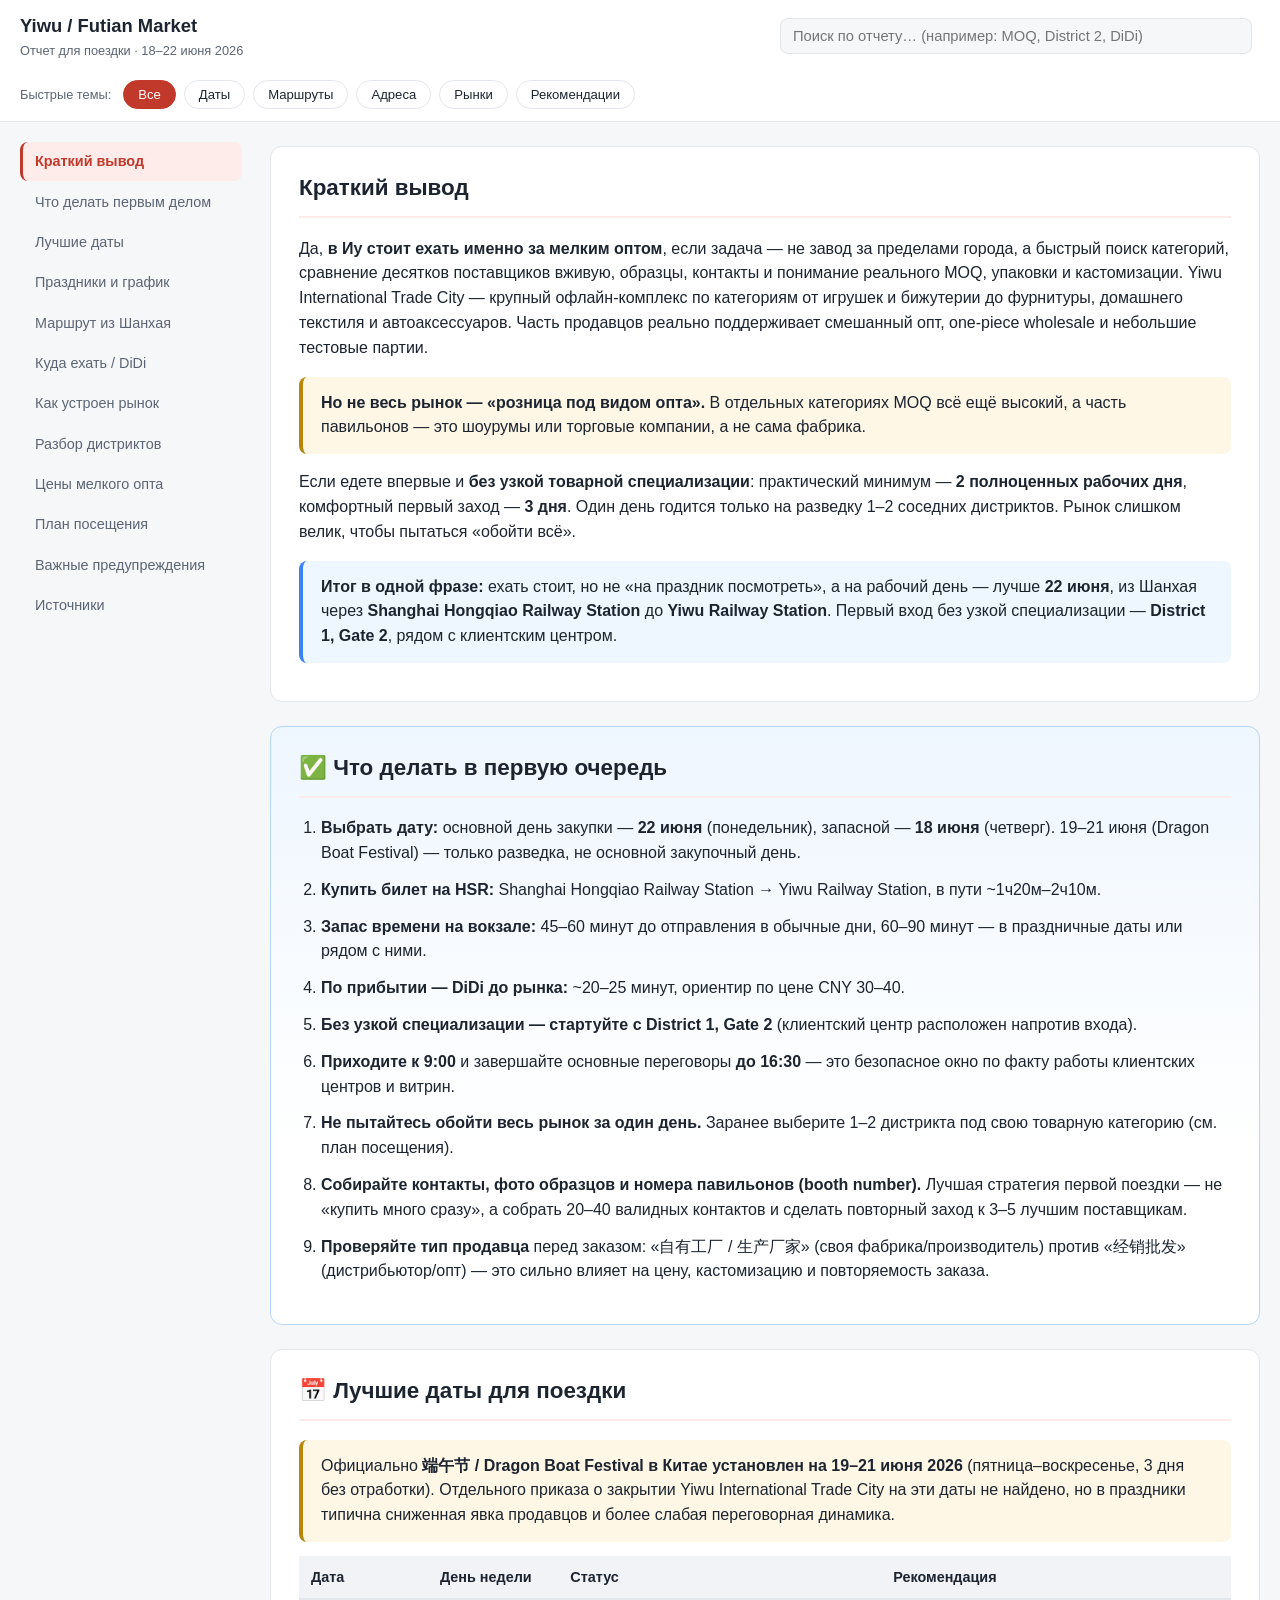
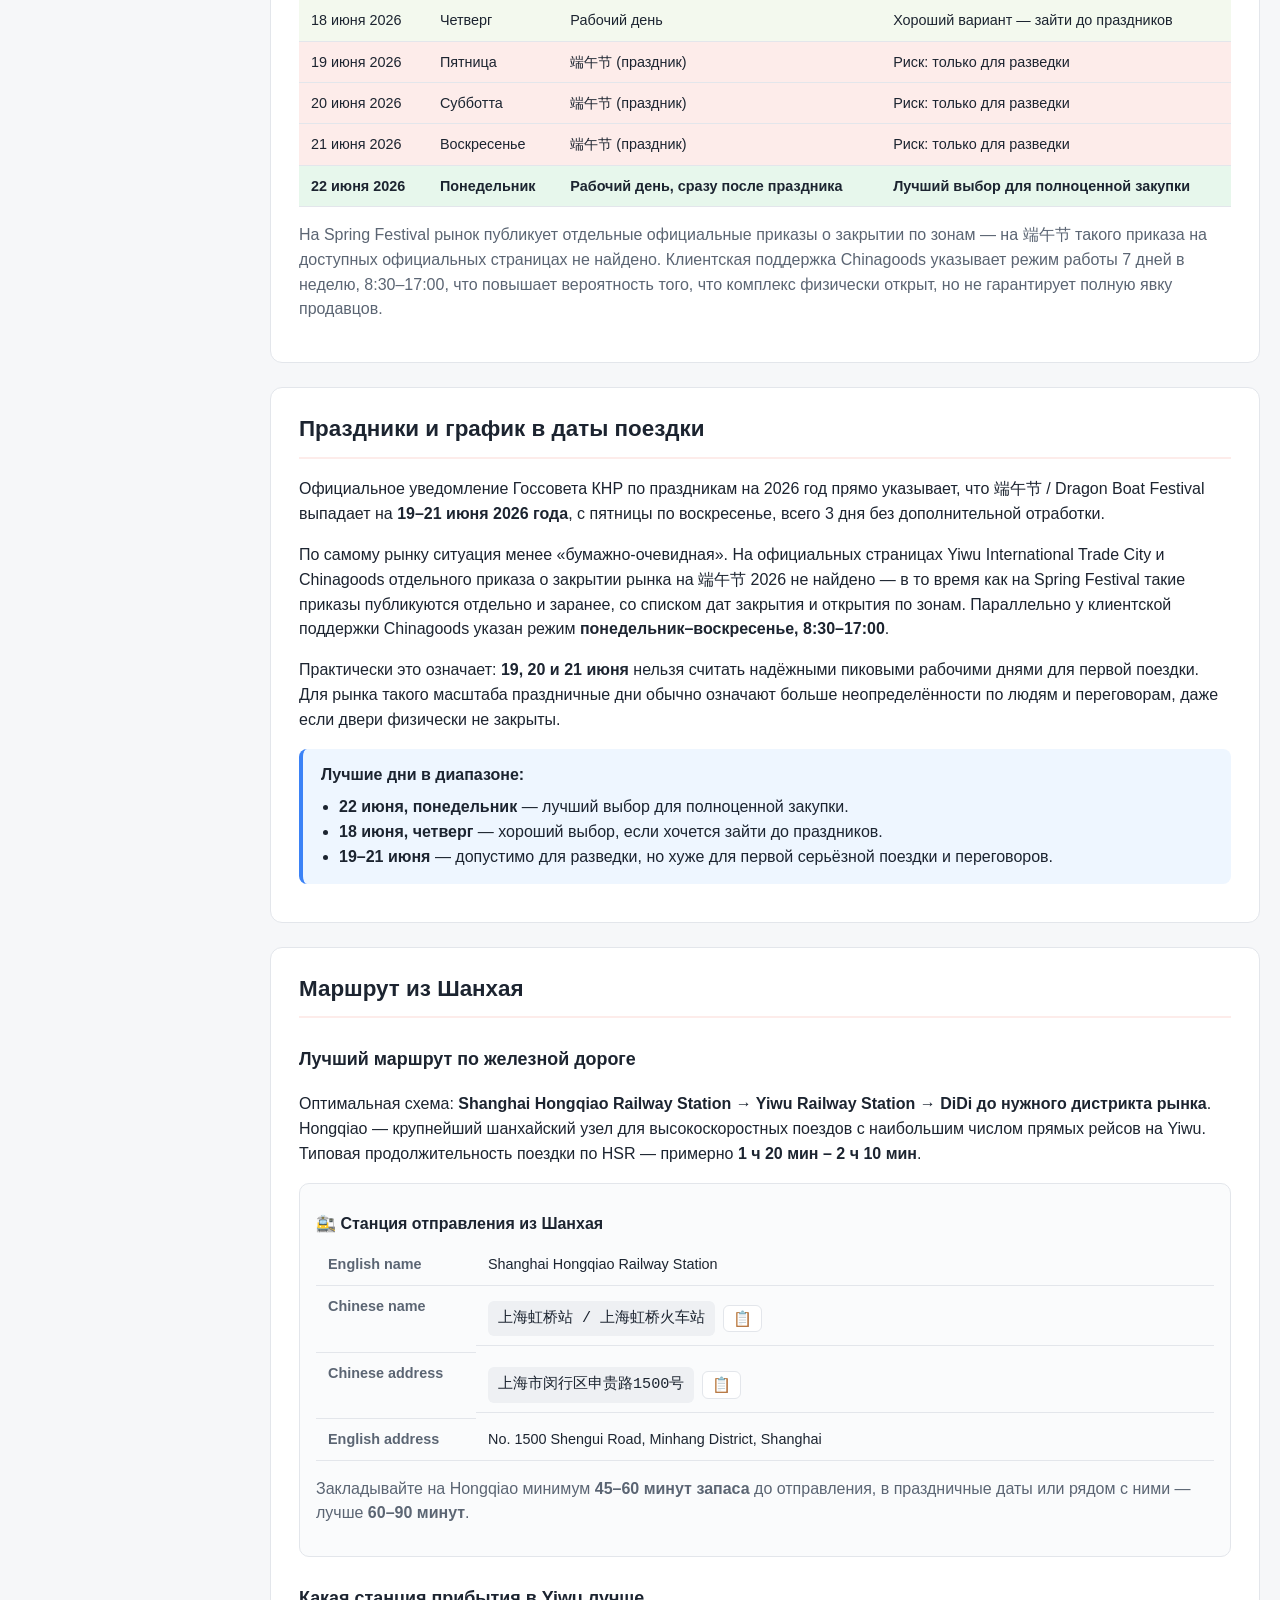
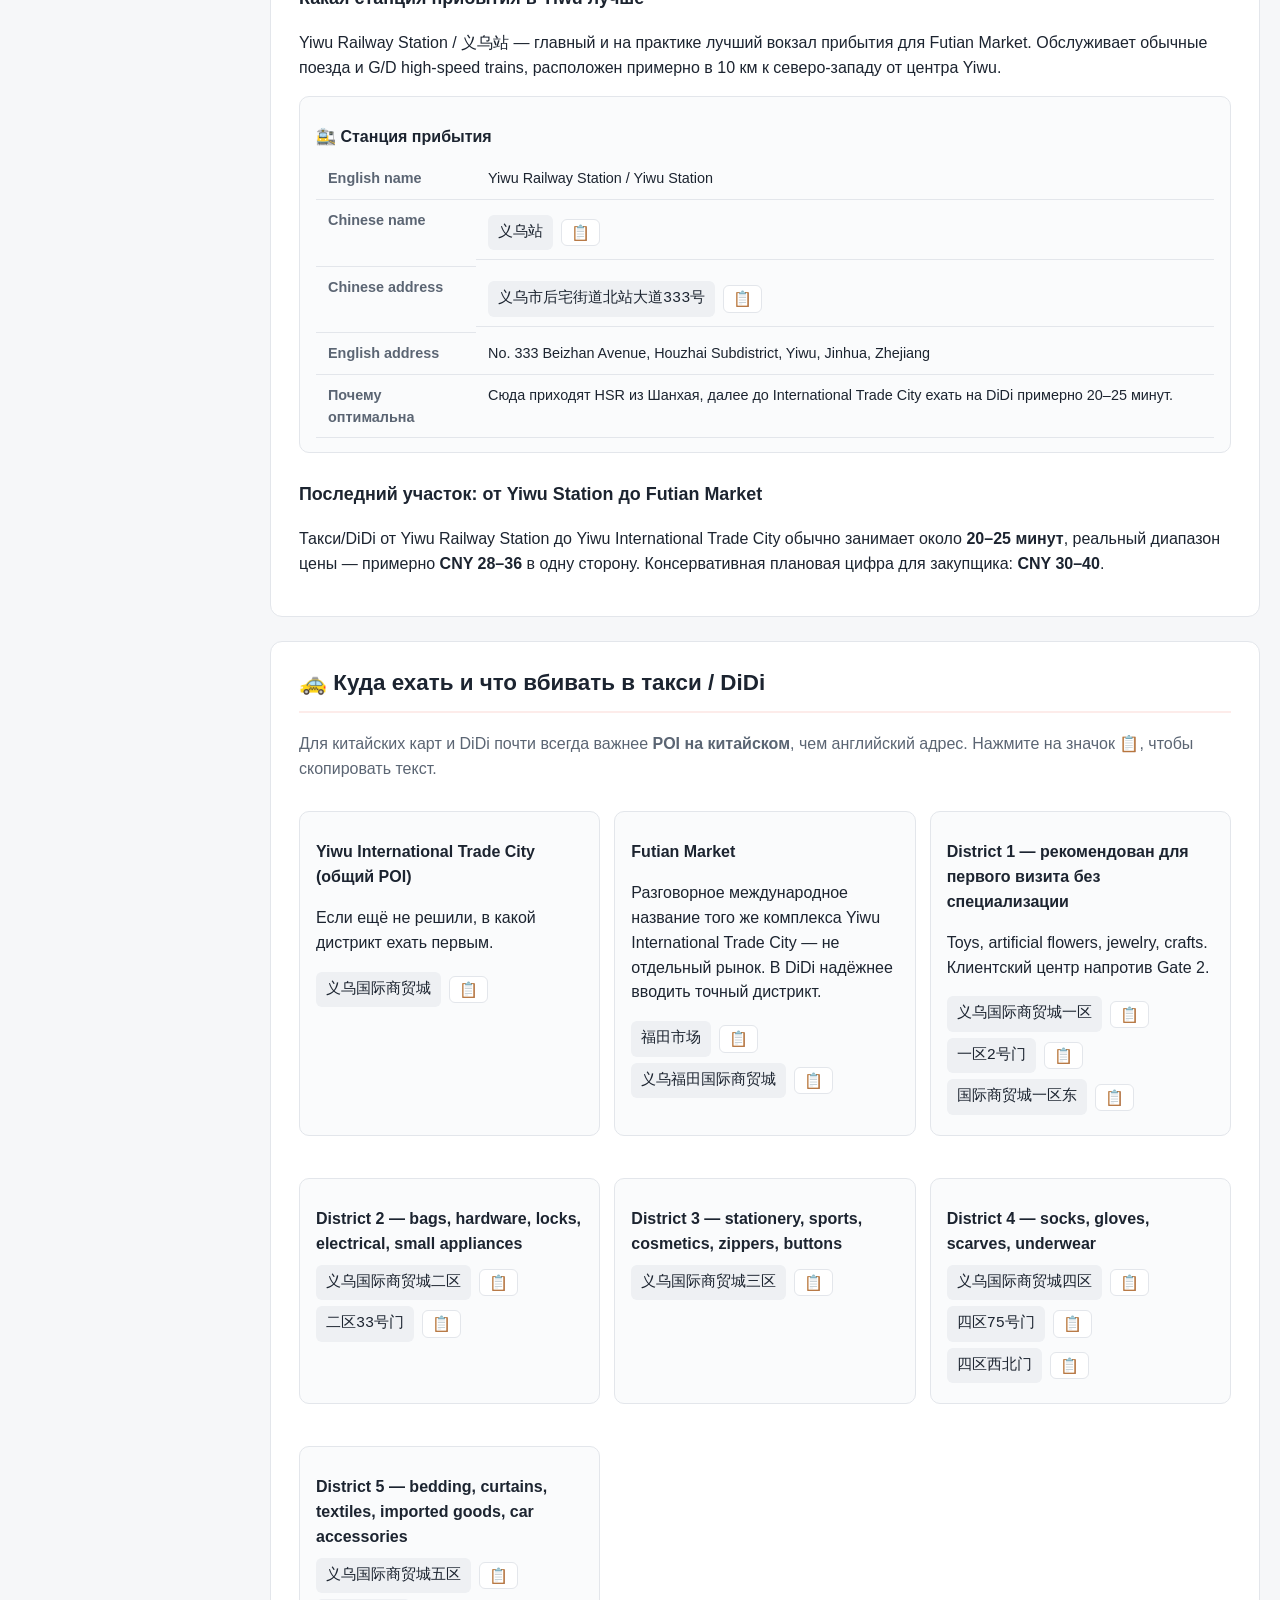
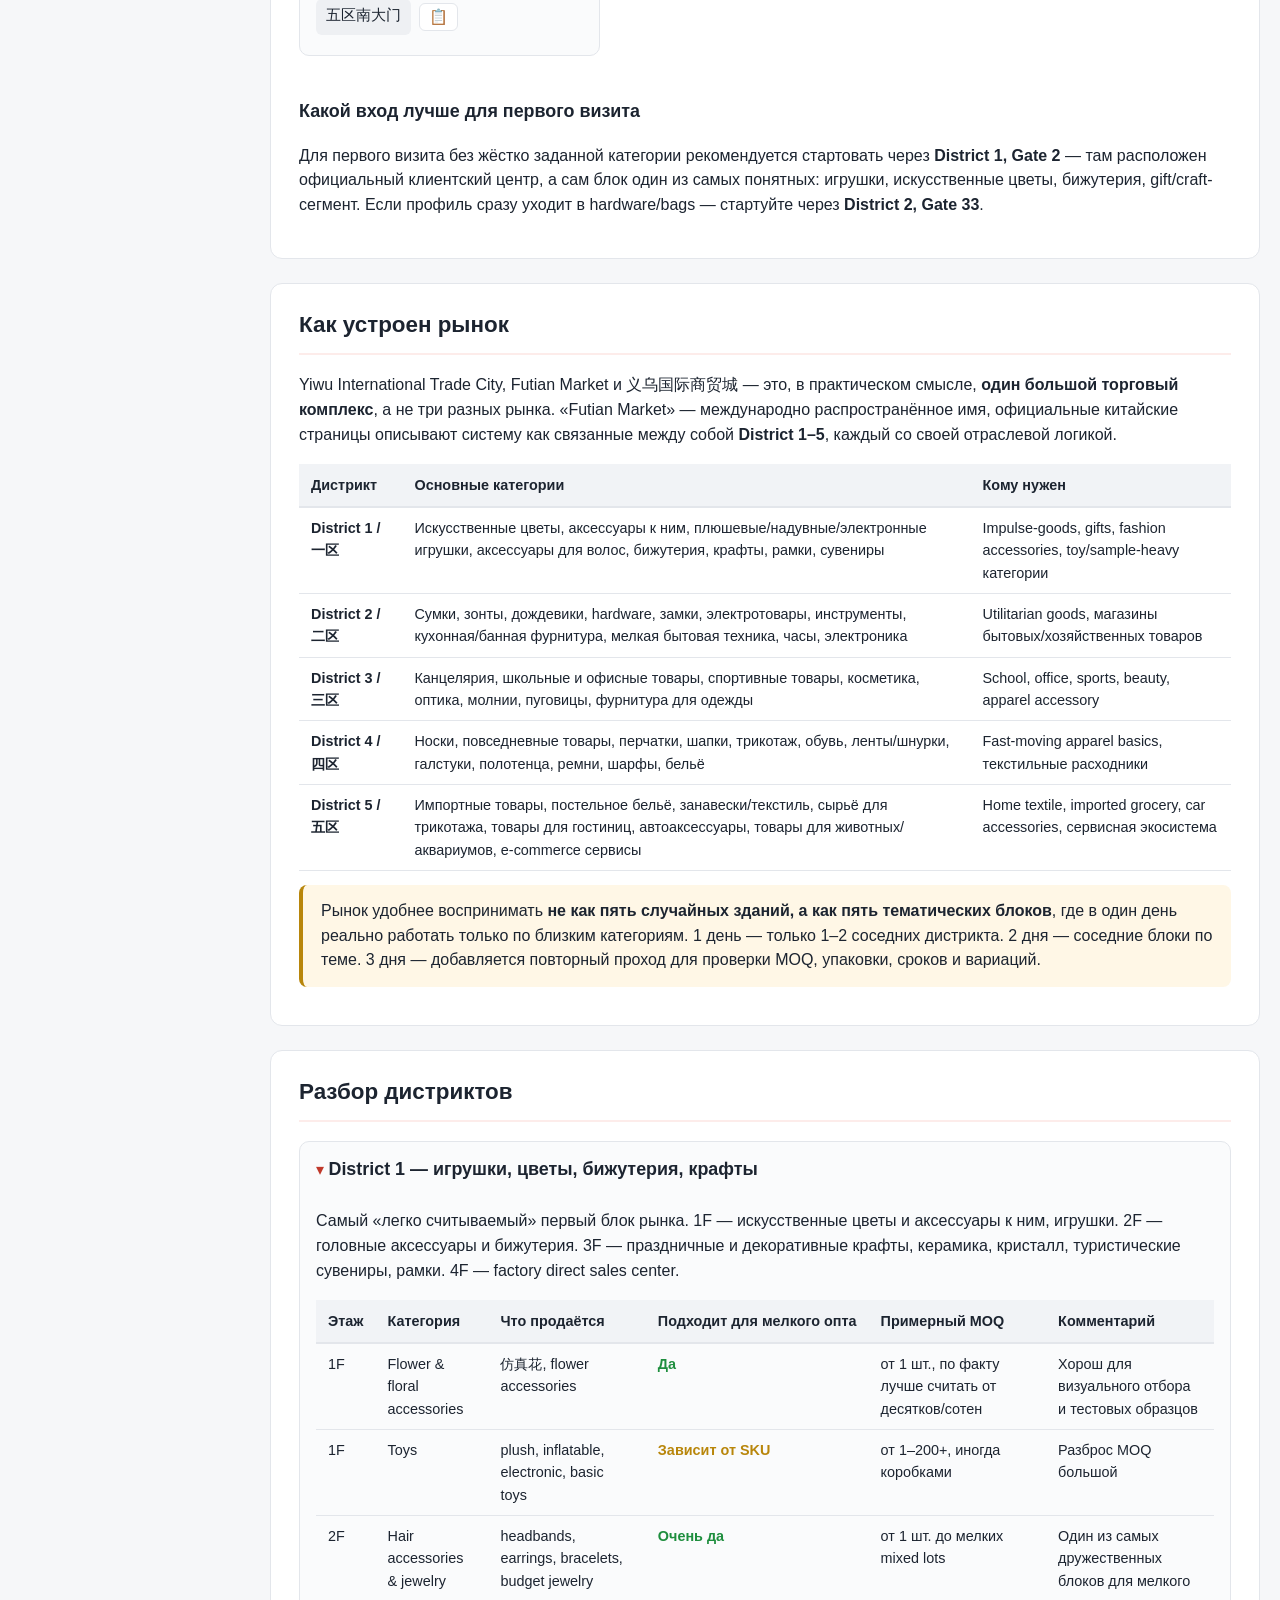
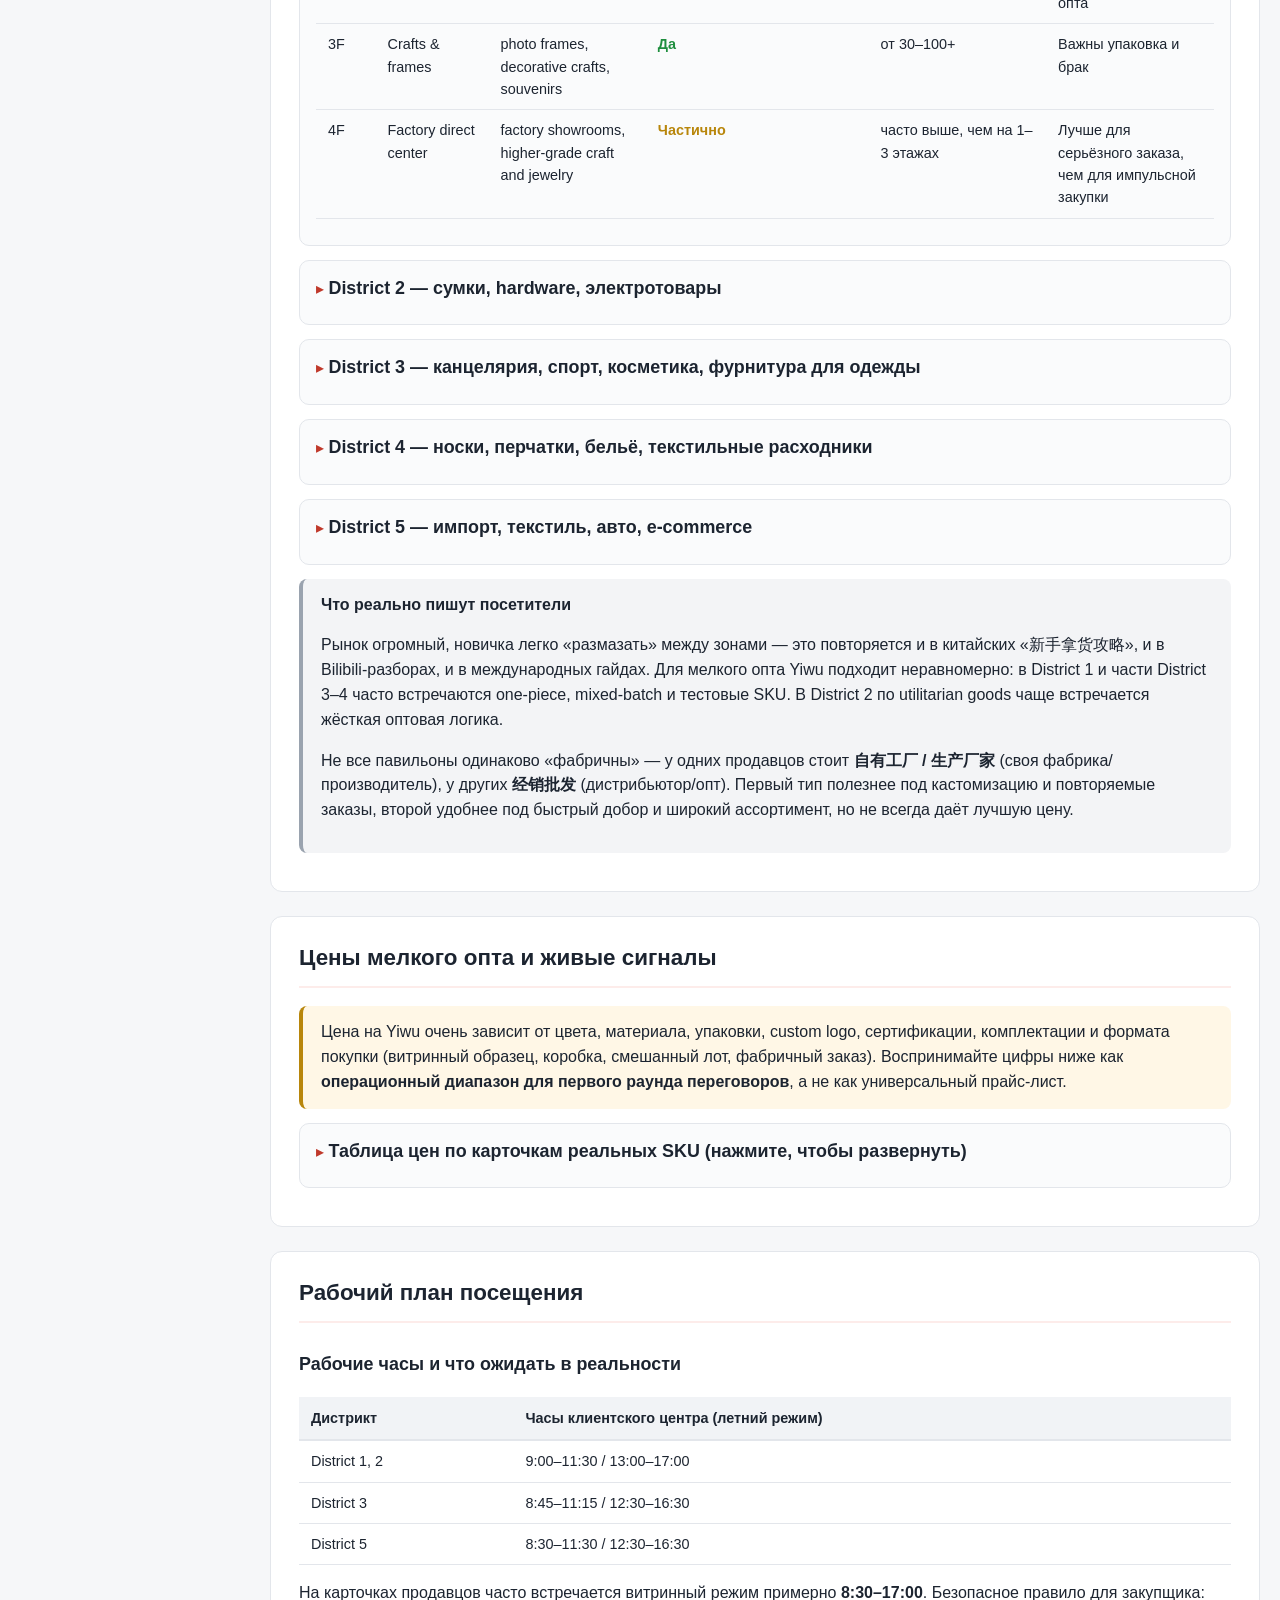
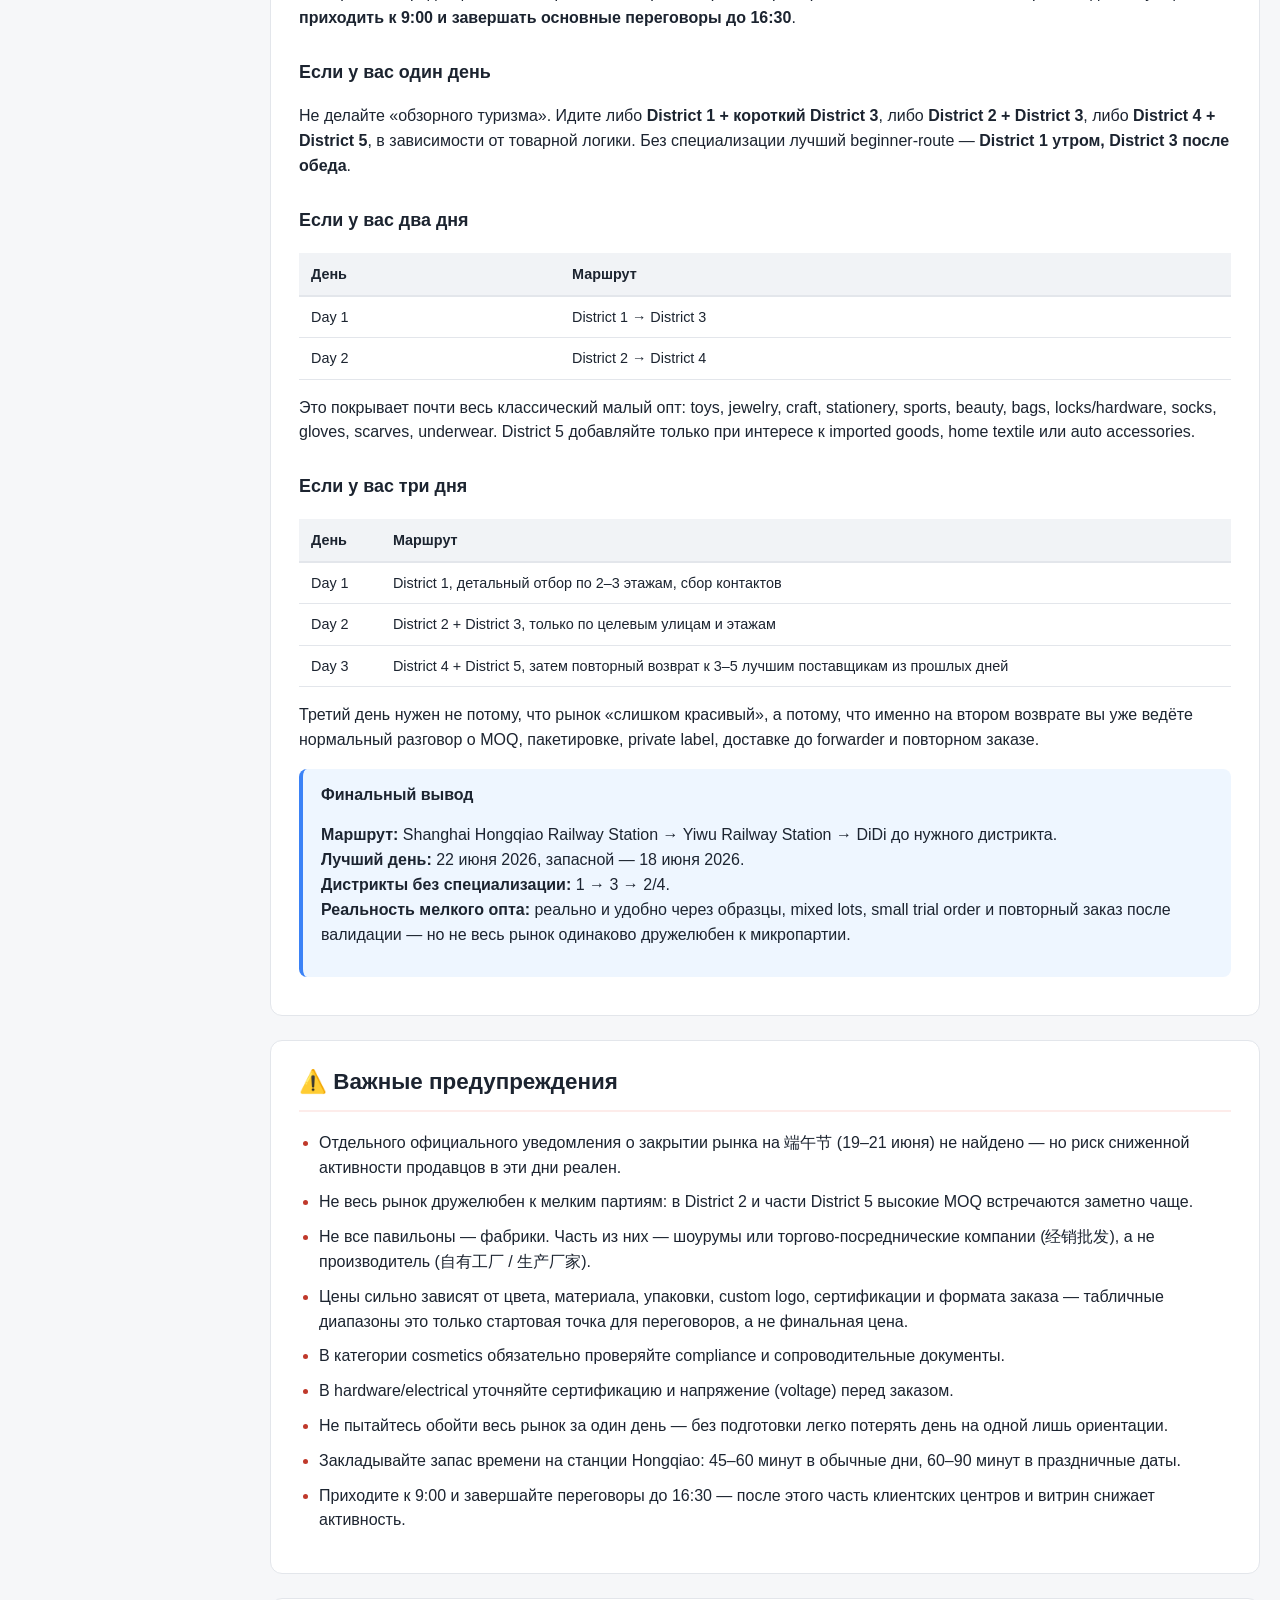
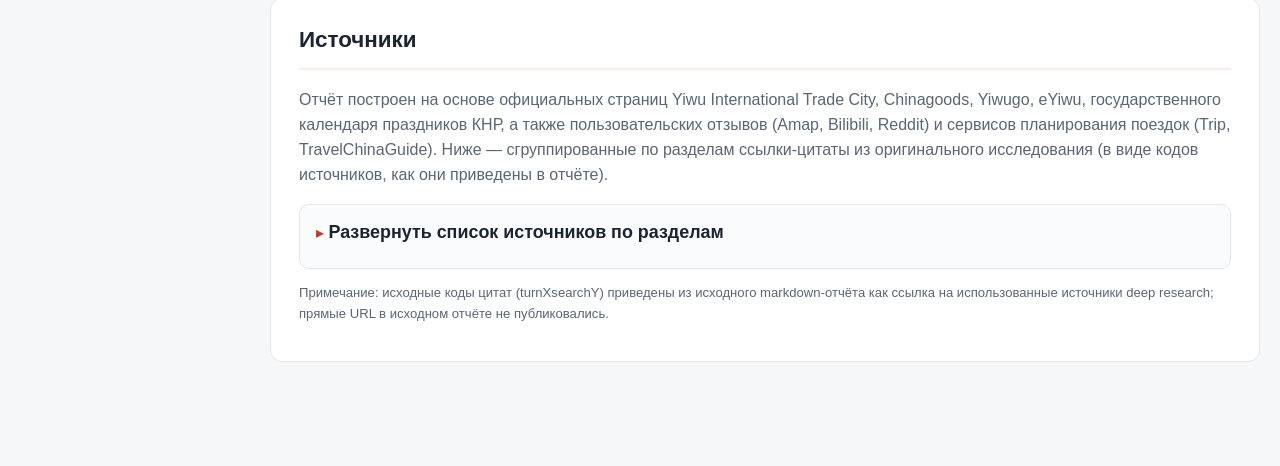
<file: index.html>
<!DOCTYPE html>
<html lang="ru">
<head>
<meta charset="UTF-8">
<meta name="viewport" content="width=device-width, initial-scale=1.0">
<title>Yiwu / Futian Market — отчет для поездки 18-22 июня 2026</title>
<link rel="stylesheet" href="styles.css">
</head>
<body>

<header class="topbar">
  <div class="topbar-inner">
    <button class="nav-toggle" id="navToggle" aria-label="Открыть меню разделов">☰</button>
    <div class="brand">
      <span class="brand-title">Yiwu / Futian Market</span>
      <span class="brand-sub">Отчет для поездки · 18–22 июня 2026</span>
    </div>
    <div class="search-wrap">
      <input type="search" id="searchInput" placeholder="Поиск по отчету… (например: MOQ, District 2, DiDi)" aria-label="Поиск по странице">
      <span id="searchCount" class="search-count"></span>
    </div>
  </div>
  <div class="topic-filters" id="topicFilters">
    <span class="topic-label">Быстрые темы:</span>
    <button class="topic-btn active" data-topic="all">Все</button>
    <button class="topic-btn" data-topic="dates">Даты</button>
    <button class="topic-btn" data-topic="routes">Маршруты</button>
    <button class="topic-btn" data-topic="addresses">Адреса</button>
    <button class="topic-btn" data-topic="markets">Рынки</button>
    <button class="topic-btn" data-topic="recommendations">Рекомендации</button>
  </div>
</header>

<div class="layout">
  <aside class="sidebar" id="sidebar">
    <nav class="sidenav" aria-label="Навигация по разделам">
      <a href="#summary" class="nav-link">Краткий вывод</a>
      <a href="#priority" class="nav-link">Что делать первым делом</a>
      <a href="#best-dates" class="nav-link">Лучшие даты</a>
      <a href="#dates" class="nav-link">Праздники и график</a>
      <a href="#routes" class="nav-link">Маршрут из Шанхая</a>
      <a href="#taxi" class="nav-link">Куда ехать / DiDi</a>
      <a href="#market-structure" class="nav-link">Как устроен рынок</a>
      <a href="#districts" class="nav-link">Разбор дистриктов</a>
      <a href="#prices" class="nav-link">Цены мелкого опта</a>
      <a href="#plan" class="nav-link">План посещения</a>
      <a href="#warnings" class="nav-link">Важные предупреждения</a>
      <a href="#sources" class="nav-link">Источники</a>
    </nav>
  </aside>

  <main class="content" id="content">

    <section id="summary" class="card" data-topics="dates routes markets recommendations">
      <h2>Краткий вывод</h2>
      <p>Да, <strong>в Иу стоит ехать именно за мелким оптом</strong>, если задача — не завод за пределами города, а быстрый поиск категорий, сравнение десятков поставщиков вживую, образцы, контакты и понимание реального MOQ, упаковки и кастомизации. Yiwu International Trade City — крупный офлайн-комплекс по категориям от игрушек и бижутерии до фурнитуры, домашнего текстиля и автоаксессуаров. Часть продавцов реально поддерживает смешанный опт, one-piece wholesale и небольшие тестовые партии.</p>
      <div class="callout warning">
        <strong>Но не весь рынок — «розница под видом опта».</strong> В отдельных категориях MOQ всё ещё высокий, а часть павильонов — это шоурумы или торговые компании, а не сама фабрика.
      </div>
      <p>Если едете впервые и <strong>без узкой товарной специализации</strong>: практический минимум — <strong>2 полноценных рабочих дня</strong>, комфортный первый заход — <strong>3 дня</strong>. Один день годится только на разведку 1–2 соседних дистриктов. Рынок слишком велик, чтобы пытаться «обойти всё».</p>
      <div class="callout highlight">
        <strong>Итог в одной фразе:</strong> ехать стоит, но не «на праздник посмотреть», а на рабочий день — лучше <strong>22 июня</strong>, из Шанхая через <strong>Shanghai Hongqiao Railway Station</strong> до <strong>Yiwu Railway Station</strong>. Первый вход без узкой специализации — <strong>District 1, Gate 2</strong>, рядом с клиентским центром.
      </div>
    </section>

    <section id="priority" class="card highlight-card" data-topics="recommendations dates routes">
      <h2>✅ Что делать в первую очередь</h2>
      <ol class="priority-list">
        <li><strong>Выбрать дату:</strong> основной день закупки — <strong>22 июня</strong> (понедельник), запасной — <strong>18 июня</strong> (четверг). 19–21 июня (Dragon Boat Festival) — только разведка, не основной закупочный день.</li>
        <li><strong>Купить билет на HSR:</strong> Shanghai Hongqiao Railway Station → Yiwu Railway Station, в пути ~1ч20м–2ч10м.</li>
        <li><strong>Запас времени на вокзале:</strong> 45–60 минут до отправления в обычные дни, 60–90 минут — в праздничные даты или рядом с ними.</li>
        <li><strong>По прибытии — DiDi до рынка:</strong> ~20–25 минут, ориентир по цене CNY 30–40.</li>
        <li><strong>Без узкой специализации — стартуйте с District 1, Gate 2</strong> (клиентский центр расположен напротив входа).</li>
        <li><strong>Приходите к 9:00</strong> и завершайте основные переговоры <strong>до 16:30</strong> — это безопасное окно по факту работы клиентских центров и витрин.</li>
        <li><strong>Не пытайтесь обойти весь рынок за один день.</strong> Заранее выберите 1–2 дистрикта под свою товарную категорию (см. план посещения).</li>
        <li><strong>Собирайте контакты, фото образцов и номера павильонов (booth number).</strong> Лучшая стратегия первой поездки — не «купить много сразу», а собрать 20–40 валидных контактов и сделать повторный заход к 3–5 лучшим поставщикам.</li>
        <li><strong>Проверяйте тип продавца</strong> перед заказом: «自有工厂 / 生产厂家» (своя фабрика/производитель) против «经销批发» (дистрибьютор/опт) — это сильно влияет на цену, кастомизацию и повторяемость заказа.</li>
      </ol>
    </section>

    <section id="best-dates" class="card" data-topics="dates recommendations">
      <h2>📅 Лучшие даты для поездки</h2>
      <div class="callout warning">
        Официально <strong>端午节 / Dragon Boat Festival в Китае установлен на 19–21 июня 2026</strong> (пятница–воскресенье, 3 дня без отработки). Отдельного приказа о закрытии Yiwu International Trade City на эти даты не найдено, но в праздники типична сниженная явка продавцов и более слабая переговорная динамика.
      </div>
      <div class="table-wrap">
        <table>
          <thead><tr><th>Дата</th><th>День недели</th><th>Статус</th><th>Рекомендация</th></tr></thead>
          <tbody>
            <tr class="row-good"><td>18 июня 2026</td><td>Четверг</td><td>Рабочий день</td><td>Хороший вариант — зайти до праздников</td></tr>
            <tr class="row-bad"><td>19 июня 2026</td><td>Пятница</td><td>端午节 (праздник)</td><td>Риск: только для разведки</td></tr>
            <tr class="row-bad"><td>20 июня 2026</td><td>Субботта</td><td>端午节 (праздник)</td><td>Риск: только для разведки</td></tr>
            <tr class="row-bad"><td>21 июня 2026</td><td>Воскресенье</td><td>端午节 (праздник)</td><td>Риск: только для разведки</td></tr>
            <tr class="row-best"><td>22 июня 2026</td><td>Понедельник</td><td>Рабочий день, сразу после праздника</td><td><strong>Лучший выбор для полноценной закупки</strong></td></tr>
          </tbody>
        </table>
      </div>
      <p class="muted">На Spring Festival рынок публикует отдельные официальные приказы о закрытии по зонам — на 端午节 такого приказа на доступных официальных страницах не найдено. Клиентская поддержка Chinagoods указывает режим работы 7 дней в неделю, 8:30–17:00, что повышает вероятность того, что комплекс физически открыт, но не гарантирует полную явку продавцов.</p>
    </section>

    <section id="dates" class="card" data-topics="dates">
      <h2>Праздники и график в даты поездки</h2>
      <p>Официальное уведомление Госсовета КНР по праздникам на 2026 год прямо указывает, что 端午节 / Dragon Boat Festival выпадает на <strong>19–21 июня 2026 года</strong>, с пятницы по воскресенье, всего 3 дня без дополнительной отработки.</p>
      <p>По самому рынку ситуация менее «бумажно-очевидная». На официальных страницах Yiwu International Trade City и Chinagoods отдельного приказа о закрытии рынка на 端午节 2026 не найдено — в то время как на Spring Festival такие приказы публикуются отдельно и заранее, со списком дат закрытия и открытия по зонам. Параллельно у клиентской поддержки Chinagoods указан режим <strong>понедельник–воскресенье, 8:30–17:00</strong>.</p>
      <p>Практически это означает: <strong>19, 20 и 21 июня</strong> нельзя считать надёжными пиковыми рабочими днями для первой поездки. Для рынка такого масштаба праздничные дни обычно означают больше неопределённости по людям и переговорам, даже если двери физически не закрыты.</p>
      <div class="callout highlight">
        <strong>Лучшие дни в диапазоне:</strong>
        <ul>
          <li><strong>22 июня, понедельник</strong> — лучший выбор для полноценной закупки.</li>
          <li><strong>18 июня, четверг</strong> — хороший выбор, если хочется зайти до праздников.</li>
          <li><strong>19–21 июня</strong> — допустимо для разведки, но хуже для первой серьёзной поездки и переговоров.</li>
        </ul>
      </div>
    </section>

    <section id="routes" class="card" data-topics="routes addresses">
      <h2>Маршрут из Шанхая</h2>

      <h3>Лучший маршрут по железной дороге</h3>
      <p>Оптимальная схема: <strong>Shanghai Hongqiao Railway Station → Yiwu Railway Station → DiDi до нужного дистрикта рынка</strong>. Hongqiao — крупнейший шанхайский узел для высокоскоростных поездов с наибольшим числом прямых рейсов на Yiwu. Типовая продолжительность поездки по HSR — примерно <strong>1 ч 20 мин – 2 ч 10 мин</strong>.</p>

      <div class="address-card" data-topics="addresses routes">
        <h4>🚉 Станция отправления из Шанхая</h4>
        <table class="addr-table">
          <tr><th>English name</th><td>Shanghai Hongqiao Railway Station</td></tr>
          <tr><th>Chinese name</th><td class="copy-row"><code class="copy-text">上海虹桥站 / 上海虹桥火车站</code><button class="copy-btn" data-copy="上海虹桥站">📋</button></td></tr>
          <tr><th>Chinese address</th><td class="copy-row"><code class="copy-text">上海市闵行区申贵路1500号</code><button class="copy-btn" data-copy="上海市闵行区申贵路1500号">📋</button></td></tr>
          <tr><th>English address</th><td>No. 1500 Shengui Road, Minhang District, Shanghai</td></tr>
        </table>
        <p class="muted">Закладывайте на Hongqiao минимум <strong>45–60 минут запаса</strong> до отправления, в праздничные даты или рядом с ними — лучше <strong>60–90 минут</strong>.</p>
      </div>

      <h3>Какая станция прибытия в Yiwu лучше</h3>
      <p>Yiwu Railway Station / 义乌站 — главный и на практике лучший вокзал прибытия для Futian Market. Обслуживает обычные поезда и G/D high-speed trains, расположен примерно в 10 км к северо-западу от центра Yiwu.</p>

      <div class="address-card" data-topics="addresses routes">
        <h4>🚉 Станция прибытия</h4>
        <table class="addr-table">
          <tr><th>English name</th><td>Yiwu Railway Station / Yiwu Station</td></tr>
          <tr><th>Chinese name</th><td class="copy-row"><code class="copy-text">义乌站</code><button class="copy-btn" data-copy="义乌站">📋</button></td></tr>
          <tr><th>Chinese address</th><td class="copy-row"><code class="copy-text">义乌市后宅街道北站大道333号</code><button class="copy-btn" data-copy="义乌市后宅街道北站大道333号">📋</button></td></tr>
          <tr><th>English address</th><td>No. 333 Beizhan Avenue, Houzhai Subdistrict, Yiwu, Jinhua, Zhejiang</td></tr>
          <tr><th>Почему оптимальна</th><td>Сюда приходят HSR из Шанхая, далее до International Trade City ехать на DiDi примерно 20–25 минут.</td></tr>
        </table>
      </div>

      <h3>Последний участок: от Yiwu Station до Futian Market</h3>
      <p>Такси/DiDi от Yiwu Railway Station до Yiwu International Trade City обычно занимает около <strong>20–25 минут</strong>, реальный диапазон цены — примерно <strong>CNY 28–36</strong> в одну сторону. Консервативная плановая цифра для закупщика: <strong>CNY 30–40</strong>.</p>
    </section>

    <section id="taxi" class="card" data-topics="addresses routes markets">
      <h2>🚕 Куда ехать и что вбивать в такси / DiDi</h2>
      <p class="muted">Для китайских карт и DiDi почти всегда важнее <strong>POI на китайском</strong>, чем английский адрес. Нажмите на значок 📋, чтобы скопировать текст.</p>

      <div class="taxi-grid">

        <div class="address-card" data-topics="addresses markets">
          <h4>Yiwu International Trade City (общий POI)</h4>
          <p>Если ещё не решили, в какой дистрикт ехать первым.</p>
          <div class="copy-row"><code class="copy-text">义乌国际商贸城</code><button class="copy-btn" data-copy="义乌国际商贸城">📋</button></div>
        </div>

        <div class="address-card" data-topics="addresses markets">
          <h4>Futian Market</h4>
          <p>Разговорное международное название того же комплекса Yiwu International Trade City — не отдельный рынок. В DiDi надёжнее вводить точный дистрикт.</p>
          <div class="copy-row"><code class="copy-text">福田市场</code><button class="copy-btn" data-copy="福田市场">📋</button></div>
          <div class="copy-row"><code class="copy-text">义乌福田国际商贸城</code><button class="copy-btn" data-copy="义乌福田国际商贸城">📋</button></div>
        </div>

        <div class="address-card highlight-card" data-topics="addresses markets recommendations">
          <h4>District 1 — рекомендован для первого визита без специализации</h4>
          <p>Toys, artificial flowers, jewelry, crafts. Клиентский центр напротив Gate 2.</p>
          <div class="copy-row"><code class="copy-text">义乌国际商贸城一区</code><button class="copy-btn" data-copy="义乌国际商贸城一区">📋</button></div>
          <div class="copy-row"><code class="copy-text">一区2号门</code><button class="copy-btn" data-copy="一区2号门">📋</button></div>
          <div class="copy-row"><code class="copy-text">国际商贸城一区东</code><button class="copy-btn" data-copy="国际商贸城一区东">📋</button></div>
        </div>

        <div class="address-card" data-topics="addresses markets">
          <h4>District 2 — bags, hardware, locks, electrical, small appliances</h4>
          <div class="copy-row"><code class="copy-text">义乌国际商贸城二区</code><button class="copy-btn" data-copy="义乌国际商贸城二区">📋</button></div>
          <div class="copy-row"><code class="copy-text">二区33号门</code><button class="copy-btn" data-copy="二区33号门">📋</button></div>
        </div>

        <div class="address-card" data-topics="addresses markets">
          <h4>District 3 — stationery, sports, cosmetics, zippers, buttons</h4>
          <div class="copy-row"><code class="copy-text">义乌国际商贸城三区</code><button class="copy-btn" data-copy="义乌国际商贸城三区">📋</button></div>
        </div>

        <div class="address-card" data-topics="addresses markets">
          <h4>District 4 — socks, gloves, scarves, underwear</h4>
          <div class="copy-row"><code class="copy-text">义乌国际商贸城四区</code><button class="copy-btn" data-copy="义乌国际商贸城四区">📋</button></div>
          <div class="copy-row"><code class="copy-text">四区75号门</code><button class="copy-btn" data-copy="四区75号门">📋</button></div>
          <div class="copy-row"><code class="copy-text">四区西北门</code><button class="copy-btn" data-copy="四区西北门">📋</button></div>
        </div>

        <div class="address-card" data-topics="addresses markets">
          <h4>District 5 — bedding, curtains, textiles, imported goods, car accessories</h4>
          <div class="copy-row"><code class="copy-text">义乌国际商贸城五区</code><button class="copy-btn" data-copy="义乌国际商贸城五区">📋</button></div>
          <div class="copy-row"><code class="copy-text">五区南大门</code><button class="copy-btn" data-copy="五区南大门">📋</button></div>
        </div>

      </div>

      <h3>Какой вход лучше для первого визита</h3>
      <p>Для первого визита без жёстко заданной категории рекомендуется стартовать через <strong>District 1, Gate 2</strong> — там расположен официальный клиентский центр, а сам блок один из самых понятных: игрушки, искусственные цветы, бижутерия, gift/craft-сегмент. Если профиль сразу уходит в hardware/bags — стартуйте через <strong>District 2, Gate 33</strong>.</p>
    </section>

    <section id="market-structure" class="card" data-topics="markets">
      <h2>Как устроен рынок</h2>
      <p>Yiwu International Trade City, Futian Market и 义乌国际商贸城 — это, в практическом смысле, <strong>один большой торговый комплекс</strong>, а не три разных рынка. «Futian Market» — международно распространённое имя, официальные китайские страницы описывают систему как связанные между собой <strong>District 1–5</strong>, каждый со своей отраслевой логикой.</p>

      <div class="table-wrap">
        <table>
          <thead><tr><th>Дистрикт</th><th>Основные категории</th><th>Кому нужен</th></tr></thead>
          <tbody>
            <tr><td><strong>District 1 / 一区</strong></td><td>Искусственные цветы, аксессуары к ним, плюшевые/надувные/электронные игрушки, аксессуары для волос, бижутерия, крафты, рамки, сувениры</td><td>Impulse-goods, gifts, fashion accessories, toy/sample-heavy категории</td></tr>
            <tr><td><strong>District 2 / 二区</strong></td><td>Сумки, зонты, дождевики, hardware, замки, электротовары, инструменты, кухонная/банная фурнитура, мелкая бытовая техника, часы, электроника</td><td>Utilitarian goods, магазины бытовых/хозяйственных товаров</td></tr>
            <tr><td><strong>District 3 / 三区</strong></td><td>Канцелярия, школьные и офисные товары, спортивные товары, косметика, оптика, молнии, пуговицы, фурнитура для одежды</td><td>School, office, sports, beauty, apparel accessory</td></tr>
            <tr><td><strong>District 4 / 四区</strong></td><td>Носки, повседневные товары, перчатки, шапки, трикотаж, обувь, ленты/шнурки, галстуки, полотенца, ремни, шарфы, бельё</td><td>Fast-moving apparel basics, текстильные расходники</td></tr>
            <tr><td><strong>District 5 / 五区</strong></td><td>Импортные товары, постельное бельё, занавески/текстиль, сырьё для трикотажа, товары для гостиниц, автоаксессуары, товары для животных/аквариумов, e-commerce сервисы</td><td>Home textile, imported grocery, car accessories, сервисная экосистема</td></tr>
          </tbody>
        </table>
      </div>

      <div class="callout warning">
        Рынок удобнее воспринимать <strong>не как пять случайных зданий, а как пять тематических блоков</strong>, где в один день реально работать только по близким категориям. 1 день — только 1–2 соседних дистрикта. 2 дня — соседние блоки по теме. 3 дня — добавляется повторный проход для проверки MOQ, упаковки, сроков и вариаций.
      </div>
    </section>

    <section id="districts" class="card" data-topics="markets addresses">
      <h2>Разбор дистриктов</h2>

      <details open>
        <summary><h3>District 1 — игрушки, цветы, бижутерия, крафты</h3></summary>
        <p>Самый «легко считываемый» первый блок рынка. 1F — искусственные цветы и аксессуары к ним, игрушки. 2F — головные аксессуары и бижутерия. 3F — праздничные и декоративные крафты, керамика, кристалл, туристические сувениры, рамки. 4F — factory direct sales center.</p>
        <div class="table-wrap">
          <table>
            <thead><tr><th>Этаж</th><th>Категория</th><th>Что продаётся</th><th>Подходит для мелкого опта</th><th>Примерный MOQ</th><th>Комментарий</th></tr></thead>
            <tbody>
              <tr><td>1F</td><td>Flower &amp; floral accessories</td><td>仿真花, flower accessories</td><td class="yes">Да</td><td>от 1 шт., по факту лучше считать от десятков/сотен</td><td>Хорош для визуального отбора и тестовых образцов</td></tr>
              <tr><td>1F</td><td>Toys</td><td>plush, inflatable, electronic, basic toys</td><td class="maybe">Зависит от SKU</td><td>от 1–200+, иногда коробками</td><td>Разброс MOQ большой</td></tr>
              <tr><td>2F</td><td>Hair accessories &amp; jewelry</td><td>headbands, earrings, bracelets, budget jewelry</td><td class="yes">Очень да</td><td>от 1 шт. до мелких mixed lots</td><td>Один из самых дружественных блоков для мелкого опта</td></tr>
              <tr><td>3F</td><td>Crafts &amp; frames</td><td>photo frames, decorative crafts, souvenirs</td><td class="yes">Да</td><td>от 30–100+</td><td>Важны упаковка и брак</td></tr>
              <tr><td>4F</td><td>Factory direct center</td><td>factory showrooms, higher-grade craft and jewelry</td><td class="maybe">Частично</td><td>часто выше, чем на 1–3 этажах</td><td>Лучше для серьёзного заказа, чем для импульсной закупки</td></tr>
            </tbody>
          </table>
        </div>
      </details>

      <details>
        <summary><h3>District 2 — сумки, hardware, электротовары</h3></summary>
        <p>Более «рабочий» и менее «туристический» блок. Для поиска поставщиков на мелкий опт полезен, но именно здесь чаще встречаются продавцы, неохотно обсуждающие маленький заказ — особенно по hardware и utility-категориям.</p>
        <div class="table-wrap">
          <table>
            <thead><tr><th>Этаж</th><th>Категория</th><th>Что продаётся</th><th>Подходит для мелкого опта</th><th>Примерный MOQ</th><th>Комментарий</th></tr></thead>
            <tbody>
              <tr><td>1F</td><td>Bags &amp; travel goods</td><td>backpacks, children bags, tote bags, luggage</td><td class="yes">Да</td><td>от 1–100+, иногда коробками</td><td>Один из лучших блоков для поиска bag suppliers</td></tr>
              <tr><td>1F</td><td>Umbrellas &amp; rain products</td><td>umbrellas, ponchos, rainwear</td><td class="maybe">Зависит от сезонности</td><td>обычно от мелкой коробки</td><td>Категория сильно сезонная</td></tr>
              <tr><td>2F</td><td>Hardware &amp; locks</td><td>drawer locks, padlocks, door hardware</td><td class="no">Ограниченно</td><td>от 1000 у части SKU, но встречается one-piece</td><td>На земле часто жёстче, чем в онлайн-карточке</td></tr>
              <tr><td>2F</td><td>Electrical/tools</td><td>electrical products, tools, fan motors, repair parts</td><td class="maybe">Средне</td><td>от десятков до сотен, нередко выше</td><td>Сначала уточняйте сертификацию и voltage</td></tr>
              <tr><td>3F</td><td>Kitchen/bath hardware &amp; small appliances</td><td>kitchenware, small electricals, clocks</td><td class="maybe">Средне</td><td>от десятков до сотен</td><td>Хорошо для B2B магазинов household goods</td></tr>
            </tbody>
          </table>
        </div>
        <div class="callout warning">Пользовательский отзыв в Amap по District 2 жалуется, что по некоторым SKU продавцы настаивают на крупном объёме («拿过万»).</div>
      </details>

      <details>
        <summary><h3>District 3 — канцелярия, спорт, косметика, фурнитура для одежды</h3></summary>
        <p>Полезен на пересечении stationery / office / school / sports / beauty / garment accessories. 1F — paper/stationery и eyewear, 2F — office and sports/recreation, 3F — cosmetics плюс zippers, buttons и apparel accessories.</p>
        <div class="table-wrap">
          <table>
            <thead><tr><th>Этаж</th><th>Категория</th><th>Что продаётся</th><th>Подходит для мелкого опта</th><th>Примерный MOQ</th><th>Комментарий</th></tr></thead>
            <tbody>
              <tr><td>1F</td><td>Eyewear</td><td>sunglasses, optical frames, reading glasses</td><td class="yes">Да</td><td>от 1–300+, зависит от модели</td><td>Удобно брать mixed samples, проверяйте качество линз</td></tr>
              <tr><td>1F–2F</td><td>Stationery</td><td>erasers, office/school supplies</td><td class="yes">Очень да</td><td>от 1 шт. до коробок</td><td>Хороший дистрикт для небольшого запуска</td></tr>
              <tr><td>2F</td><td>Sports</td><td>jump ropes, fitness accessories, gloves</td><td class="yes">Да</td><td>от 1–200+</td><td>Хорош для недорогих fitness goods</td></tr>
              <tr><td>3F</td><td>Cosmetics</td><td>lipstick, eyeshadow, foundation, mascara</td><td class="maybe">Средне</td><td>от 1 шт. онлайн до коробок/брендовых MOQ офлайн</td><td>Обязательно проверяйте compliance и документы</td></tr>
              <tr><td>3F</td><td>Zippers, buttons, garment trims</td><td>zippers, metal/plastic/resin buttons</td><td class="yes">Да</td><td>от 100–2000+, зависит от типа</td><td>Очень полезно для apparel supply chain</td></tr>
            </tbody>
          </table>
        </div>
      </details>

      <details>
        <summary><h3>District 4 — носки, перчатки, бельё, текстильные расходники</h3></summary>
        <p>1F — socks, 2F — day-to-day goods, gloves, hats, knitwear, 3F — shoes, ribbons, ties, yarn, towels, 4F — belts, accessories, scarves, bras and underwear. Один из наиболее практичных дистриктов для регулярного мелкого опта.</p>
        <div class="table-wrap">
          <table>
            <thead><tr><th>Этаж</th><th>Категория</th><th>Что продаётся</th><th>Подходит для мелкого опта</th><th>Примерный MOQ</th><th>Комментарий</th></tr></thead>
            <tbody>
              <tr><td>1F</td><td>Socks</td><td>adult socks, children socks, logo socks</td><td class="yes">Очень да</td><td>от 12 пар до крупных коробок</td><td>Один из лучших блоков для fast-moving basics</td></tr>
              <tr><td>2F</td><td>Gloves</td><td>disposable, household, protective gloves</td><td class="maybe">Да</td><td>от 2000+ у disposable SKU, зависит от типа</td><td>Хорош для B2B и массового ритейла</td></tr>
              <tr><td>3F</td><td>Towels / accessories</td><td>towels, soft textile basics, laces, ties</td><td class="yes">Да</td><td>от 1–100+</td><td>Полезно как сопутствующий блок</td></tr>
              <tr><td>4F</td><td>Scarves / belts / underwear</td><td>scarves, bras, panties, belts</td><td class="yes">Да</td><td>от 1–30+, бывает 500–1000 по фабричным SKU</td><td>Для fashion basics и недорогого белья очень продуктивно</td></tr>
              <tr><td>5F</td><td>Direct sales / tourism center</td><td>factory and service functions</td><td class="maybe">Частично</td><td>зависит от продавца</td><td>Не core-floor для первого быстрого обхода</td></tr>
            </tbody>
          </table>
        </div>
      </details>

      <details>
        <summary><h3>District 5 — импорт, текстиль, авто, e-commerce</h3></summary>
        <p>1F — Yiwu China Imported Goods City, выше — bedding, hair products, knitted/woven textiles включая curtain fabrics, wedding goods, сырьё для трикотажа, hotel supplies, auto accessories and parts, pet/aquarium goods, 5F — e-commerce service area.</p>
        <div class="table-wrap">
          <table>
            <thead><tr><th>Этаж</th><th>Категория</th><th>Что продаётся</th><th>Подходит для мелкого опта</th><th>Примерный MOQ</th><th>Комментарий</th></tr></thead>
            <tbody>
              <tr><td>1F</td><td>Imported goods</td><td>imported snacks, drinks, health goods, daily-use imports</td><td class="yes">Да</td><td>от 1–24+, зависит от SKU/коробки</td><td>Удобно для теста ассортимента</td></tr>
              <tr><td>2F</td><td>Bedding</td><td>pillows, quilts, 3-piece and 4-piece sets</td><td class="maybe">Средне</td><td>от 11+ до коробок</td><td>По bedding sample-check обязателен</td></tr>
              <tr><td>3F</td><td>Curtains / textiles</td><td>curtain fabrics and finished curtains</td><td class="maybe">Средне</td><td>от 1 до 600+, зависит от изделия и метража</td><td>Хорошо для интерьерного бизнеса</td></tr>
              <tr><td>4F</td><td>Automotive accessories</td><td>car fragrance, interior accessories, car decor</td><td class="yes">Да</td><td>от 1–100+ до 500+</td><td>Сильный блок для автотоваров и gift auto accessories</td></tr>
              <tr><td>5F</td><td>E-commerce services / mixed goods</td><td>e-commerce support and distribution services</td><td class="maybe">Полезно как сервис</td><td>не товарный MOQ</td><td>Важен для долгосрочной операционной схемы</td></tr>
            </tbody>
          </table>
        </div>
      </details>

      <div class="callout">
        <h4>Что реально пишут посетители</h4>
        <p>Рынок огромный, новичка легко «размазать» между зонами — это повторяется и в китайских «新手拿货攻略», и в Bilibili-разборах, и в международных гайдах. Для мелкого опта Yiwu подходит неравномерно: в District 1 и части District 3–4 часто встречаются one-piece, mixed-batch и тестовые SKU. В District 2 по utilitarian goods чаще встречается жёсткая оптовая логика.</p>
        <p>Не все павильоны одинаково «фабричны» — у одних продавцов стоит <strong>自有工厂 / 生产厂家</strong> (своя фабрика/производитель), у других <strong>经销批发</strong> (дистрибьютор/опт). Первый тип полезнее под кастомизацию и повторяемые заказы, второй удобнее под быстрый добор и широкий ассортимент, но не всегда даёт лучшую цену.</p>
      </div>
    </section>

    <section id="prices" class="card" data-topics="markets">
      <h2>Цены мелкого опта и живые сигналы</h2>
      <div class="callout warning">
        Цена на Yiwu очень зависит от цвета, материала, упаковки, custom logo, сертификации, комплектации и формата покупки (витринный образец, коробка, смешанный лот, фабричный заказ). Воспринимайте цифры ниже как <strong>операционный диапазон для первого раунда переговоров</strong>, а не как универсальный прайс-лист.
      </div>
      <details>
        <summary><h3>Таблица цен по карточкам реальных SKU (нажмите, чтобы развернуть)</h3></summary>
        <div class="table-wrap">
          <table>
            <thead><tr><th>District</th><th>Категория</th><th>Пример товара</th><th>Цена мелкого опта</th><th>Валюта</th><th>MOQ</th><th>Надёжность источника</th></tr></thead>
            <tbody>
              <tr><td>1</td><td>Jewelry</td><td>饰品 «377»</td><td>2.00</td><td>CNY</td><td>≥1</td><td>Высокий</td></tr>
              <tr><td>1</td><td>Jewelry</td><td>аналогичная 饰品 позиция</td><td>2.00</td><td>CNY</td><td>≥1</td><td>Высокий</td></tr>
              <tr><td>1</td><td>Plush toys</td><td>20cm plush coin pouch</td><td>10.00–22.00</td><td>CNY</td><td>500–3000</td><td>Высокий</td></tr>
              <tr><td>1</td><td>Plush toys</td><td>heart bear plush</td><td>8.00</td><td>CNY</td><td>≥5000</td><td>Высокий</td></tr>
              <tr><td>1</td><td>Artificial flowers</td><td>wisteria artificial flower</td><td>25.00</td><td>CNY</td><td>≥1</td><td>Высокий</td></tr>
              <tr><td>1</td><td>Frames</td><td>oval metal photo frame</td><td>18.00–19.00</td><td>CNY</td><td>30–181</td><td>Высокий</td></tr>
              <tr><td>1</td><td>Frames</td><td>illuminated frame decor</td><td>10.30–12.00</td><td>CNY</td><td>500–2000</td><td>Высокий</td></tr>
              <tr><td>2</td><td>Locks / hardware</td><td>drawer latch</td><td>3.00</td><td>CNY</td><td>≥1000</td><td>Высокий</td></tr>
              <tr><td>2</td><td>Locks</td><td>padlock 32–75mm</td><td>2.10–2.20</td><td>CNY</td><td>≥1</td><td>Высокий</td></tr>
              <tr><td>2</td><td>Bags</td><td>casual bag model 8823</td><td>34.00–60.00</td><td>CNY</td><td>1–11</td><td>Высокий</td></tr>
              <tr><td>2</td><td>Luggage</td><td>ABS luggage customizable</td><td>220.00</td><td>CNY</td><td>≥100</td><td>Высокий</td></tr>
              <tr><td>2</td><td>Bags</td><td>bag factory direct sample band</td><td>без публичной цены</td><td>CNY</td><td>varies</td><td>Средний</td></tr>
              <tr><td>3</td><td>Eyewear</td><td>sunglasses model 8556</td><td>22.00</td><td>CNY</td><td>≥300</td><td>Высокий</td></tr>
              <tr><td>3</td><td>Eyewear</td><td>sunglasses model 1101</td><td>8.00–10.00</td><td>CNY</td><td>500–5001</td><td>Высокий</td></tr>
              <tr><td>3</td><td>Eyewear</td><td>women fashion eyewear</td><td>4.50</td><td>CNY</td><td>≥1</td><td>Высокий</td></tr>
              <tr><td>3</td><td>Stationery</td><td>cosmetic eraser</td><td>2.00</td><td>CNY</td><td>≥1</td><td>Высокий</td></tr>
              <tr><td>3</td><td>Stationery</td><td>office eraser 2B</td><td>0.26</td><td>CNY</td><td>≥1</td><td>Высокий</td></tr>
              <tr><td>3</td><td>Sports</td><td>weighted jump rope</td><td>17.00</td><td>CNY</td><td>≥1</td><td>Высокий</td></tr>
              <tr><td>3</td><td>Sports</td><td>steel speed rope</td><td>20.00</td><td>CNY</td><td>≥200</td><td>Высокий</td></tr>
              <tr><td>3</td><td>Garment trims</td><td>zipper pendant / trim</td><td>0.20–0.30</td><td>CNY</td><td>2000–20001</td><td>Высокий</td></tr>
              <tr><td>3</td><td>Garment trims</td><td>resin open-end zipper</td><td>1.20–1.50</td><td>CNY</td><td>≥100</td><td>Высокий</td></tr>
              <tr><td>3</td><td>Buttons</td><td>electroplated button</td><td>0.03–1.00</td><td>CNY</td><td>≥1000</td><td>Высокий</td></tr>
              <tr><td>4</td><td>Socks</td><td>children cotton socks</td><td>1.10–2.50</td><td>CNY</td><td>12–2400</td><td>Высокий</td></tr>
              <tr><td>4</td><td>Gloves</td><td>disposable PVC gloves</td><td>0.40–0.41</td><td>CNY</td><td>2000–20000</td><td>Высокий</td></tr>
              <tr><td>4</td><td>Underwear</td><td>men seamless boxer 12-pack</td><td>7.50–8.50 за шт. в лоте</td><td>CNY</td><td>1–100 packs</td><td>Высокий</td></tr>
              <tr><td>4</td><td>Underwear</td><td>summer men boxer</td><td>9.66–10.57</td><td>CNY</td><td>3–500</td><td>Высокий</td></tr>
              <tr><td>4</td><td>Bra</td><td>invisible bra</td><td>11.00</td><td>CNY</td><td>≥1</td><td>Высокий</td></tr>
              <tr><td>4</td><td>Lingerie</td><td>lace women brief</td><td>5.00–5.50</td><td>CNY</td><td>1–30</td><td>Высокий</td></tr>
              <tr><td>4</td><td>Bra</td><td>bust-enhancing bra</td><td>23.00</td><td>CNY</td><td>≥1000</td><td>Высокий</td></tr>
              <tr><td>5</td><td>Imported drink</td><td>Vietnamese juice 290ml</td><td>7.75–10.00</td><td>CNY</td><td>1–24</td><td>Высокий</td></tr>
              <tr><td>5</td><td>Bedding</td><td>four-piece set</td><td>520.00</td><td>CNY</td><td>≥11</td><td>Высокий</td></tr>
              <tr><td>5</td><td>Curtains</td><td>finished sheer curtain</td><td>38.00</td><td>CNY</td><td>≥1</td><td>Высокий</td></tr>
              <tr><td>5</td><td>Curtains</td><td>roller blind / curtain</td><td>60.00</td><td>CNY</td><td>≥600</td><td>Высокий</td></tr>
              <tr><td>5</td><td>Auto accessories</td><td>solar car fragrance</td><td>14.00–15.00</td><td>CNY</td><td>100–1001</td><td>Высокий</td></tr>
              <tr><td>5</td><td>Auto accessories</td><td>car fragrance ornament</td><td>22.00–25.00</td><td>CNY</td><td>1–501</td><td>Высокий</td></tr>
              <tr><td>5</td><td>Auto accessories</td><td>interior aroma item</td><td>4.50–8.00</td><td>CNY</td><td>1–501</td><td>Высокий</td></tr>
            </tbody>
          </table>
        </div>
      </details>
    </section>

    <section id="plan" class="card" data-topics="recommendations dates">
      <h2>Рабочий план посещения</h2>

      <h3>Рабочие часы и что ожидать в реальности</h3>
      <div class="table-wrap">
        <table>
          <thead><tr><th>Дистрикт</th><th>Часы клиентского центра (летний режим)</th></tr></thead>
          <tbody>
            <tr><td>District 1, 2</td><td>9:00–11:30 / 13:00–17:00</td></tr>
            <tr><td>District 3</td><td>8:45–11:15 / 12:30–16:30</td></tr>
            <tr><td>District 5</td><td>8:30–11:30 / 12:30–16:30</td></tr>
          </tbody>
        </table>
      </div>
      <p>На карточках продавцов часто встречается витринный режим примерно <strong>8:30–17:00</strong>. Безопасное правило для закупщика: <strong>приходить к 9:00 и завершать основные переговоры до 16:30</strong>.</p>

      <h3>Если у вас один день</h3>
      <p>Не делайте «обзорного туризма». Идите либо <strong>District 1 + короткий District 3</strong>, либо <strong>District 2 + District 3</strong>, либо <strong>District 4 + District 5</strong>, в зависимости от товарной логики. Без специализации лучший beginner-route — <strong>District 1 утром, District 3 после обеда</strong>.</p>

      <h3>Если у вас два дня</h3>
      <div class="table-wrap">
        <table>
          <thead><tr><th>День</th><th>Маршрут</th></tr></thead>
          <tbody>
            <tr><td>Day 1</td><td>District 1 → District 3</td></tr>
            <tr><td>Day 2</td><td>District 2 → District 4</td></tr>
          </tbody>
        </table>
      </div>
      <p>Это покрывает почти весь классический малый опт: toys, jewelry, craft, stationery, sports, beauty, bags, locks/hardware, socks, gloves, scarves, underwear. District 5 добавляйте только при интересе к imported goods, home textile или auto accessories.</p>

      <h3>Если у вас три дня</h3>
      <div class="table-wrap">
        <table>
          <thead><tr><th>День</th><th>Маршрут</th></tr></thead>
          <tbody>
            <tr><td>Day 1</td><td>District 1, детальный отбор по 2–3 этажам, сбор контактов</td></tr>
            <tr><td>Day 2</td><td>District 2 + District 3, только по целевым улицам и этажам</td></tr>
            <tr><td>Day 3</td><td>District 4 + District 5, затем повторный возврат к 3–5 лучшим поставщикам из прошлых дней</td></tr>
          </tbody>
        </table>
      </div>
      <p>Третий день нужен не потому, что рынок «слишком красивый», а потому, что именно на втором возврате вы уже ведёте нормальный разговор о MOQ, пакетировке, private label, доставке до forwarder и повторном заказе.</p>

      <div class="callout highlight">
        <h4>Финальный вывод</h4>
        <p><strong>Маршрут:</strong> Shanghai Hongqiao Railway Station → Yiwu Railway Station → DiDi до нужного дистрикта.<br>
        <strong>Лучший день:</strong> 22 июня 2026, запасной — 18 июня 2026.<br>
        <strong>Дистрикты без специализации:</strong> 1 → 3 → 2/4.<br>
        <strong>Реальность мелкого опта:</strong> реально и удобно через образцы, mixed lots, small trial order и повторный заказ после валидации — но не весь рынок одинаково дружелюбен к микропартии.</p>
      </div>
    </section>

    <section id="warnings" class="card" data-topics="recommendations">
      <h2>⚠️ Важные предупреждения</h2>
      <ul class="warning-list">
        <li>Отдельного официального уведомления о закрытии рынка на 端午节 (19–21 июня) не найдено — но риск сниженной активности продавцов в эти дни реален.</li>
        <li>Не весь рынок дружелюбен к мелким партиям: в District 2 и части District 5 высокие MOQ встречаются заметно чаще.</li>
        <li>Не все павильоны — фабрики. Часть из них — шоурумы или торгово-посреднические компании (经销批发), а не производитель (自有工厂 / 生产厂家).</li>
        <li>Цены сильно зависят от цвета, материала, упаковки, custom logo, сертификации и формата заказа — табличные диапазоны это только стартовая точка для переговоров, а не финальная цена.</li>
        <li>В категории cosmetics обязательно проверяйте compliance и сопроводительные документы.</li>
        <li>В hardware/electrical уточняйте сертификацию и напряжение (voltage) перед заказом.</li>
        <li>Не пытайтесь обойти весь рынок за один день — без подготовки легко потерять день на одной лишь ориентации.</li>
        <li>Закладывайте запас времени на станции Hongqiao: 45–60 минут в обычные дни, 60–90 минут в праздничные даты.</li>
        <li>Приходите к 9:00 и завершайте переговоры до 16:30 — после этого часть клиентских центров и витрин снижает активность.</li>
      </ul>
    </section>

    <section id="sources" class="card" data-topics="">
      <h2>Источники</h2>
      <p class="muted">Отчёт построен на основе официальных страниц Yiwu International Trade City, Chinagoods, Yiwugo, eYiwu, государственного календаря праздников КНР, а также пользовательских отзывов (Amap, Bilibili, Reddit) и сервисов планирования поездок (Trip, TravelChinaGuide). Ниже — сгруппированные по разделам ссылки-цитаты из оригинального исследования (в виде кодов источников, как они приведены в отчёте).</p>
      <details>
        <summary><h3>Развернуть список источников по разделам</h3></summary>
        <dl class="source-list">
          <dt>Праздники и рабочий график</dt>
          <dd>turn41search0, turn41search2, turn36search3, turn36search1, turn38news46, turn41reddit62</dd>
          <dt>Маршрут Шанхай → Yiwu</dt>
          <dd>turn39search0, turn39search1, turn39search2, turn34search2, turn8search2, turn39reddit55, turn39reddit59</dd>
          <dt>Станция Yiwu и последний участок до рынка</dt>
          <dd>turn8search1, turn9search2, turn9search3, turn30search0, turn30search3, turn30search4</dd>
          <dt>POI и DiDi по дистриктам</dt>
          <dd>turn33search1, turn12search5, turn40search5, turn40search4, turn11search0, turn14search1, turn32search0, turn35search0, turn33reddit49, turn15search1</dd>
          <dt>Структура рынка и дистрикты</dt>
          <dd>turn31search1, turn31search3, turn32search0, turn32search1, turn33reddit49, turn33reddit58, turn37search1, turn16search2, turn16search3</dd>
          <dt>Этажи и категории District 1–5</dt>
          <dd>turn17search0, turn17search1, turn17search2, turn17search6, turn18search0, turn18search1, turn18search3, turn18search4, turn18search6, turn19search2, turn19search3, turn19search8, turn20search0, turn20search2, turn20search5, turn20search6, turn21search1, turn21search2, turn21search8, turn22search0, turn22search2, turn22search7, turn22search9, turn23search0, turn23search5, turn23search7, turn23search8, turn23search9, turn23search10, turn24search0, turn24search1, turn24search4, turn24search5, turn24search7, turn24search9, turn25search2, turn25search4, turn25search5, turn26search1, turn26search9, turn27search0, turn27search3, turn27search4, turn27search5, turn27search6, turn27search7, turn28search0, turn28search1, turn28search2, turn28search3, turn28search4, turn28search5, turn29search0, turn29search1, turn29search4, turn29search6</dd>
        </dl>
      </details>
      <p class="muted small">Примечание: исходные коды цитат (turnXsearchY) приведены из исходного markdown-отчёта как ссылка на использованные источники deep research; прямые URL в исходном отчёте не публиковались.</p>
    </section>

  </main>
</div>

<button id="backToTop" class="back-to-top" aria-label="Наверх">↑</button>
<div id="copyToast" class="copy-toast">Скопировано</div>

<script src="script.js"></script>
</body>
</html>
</file>
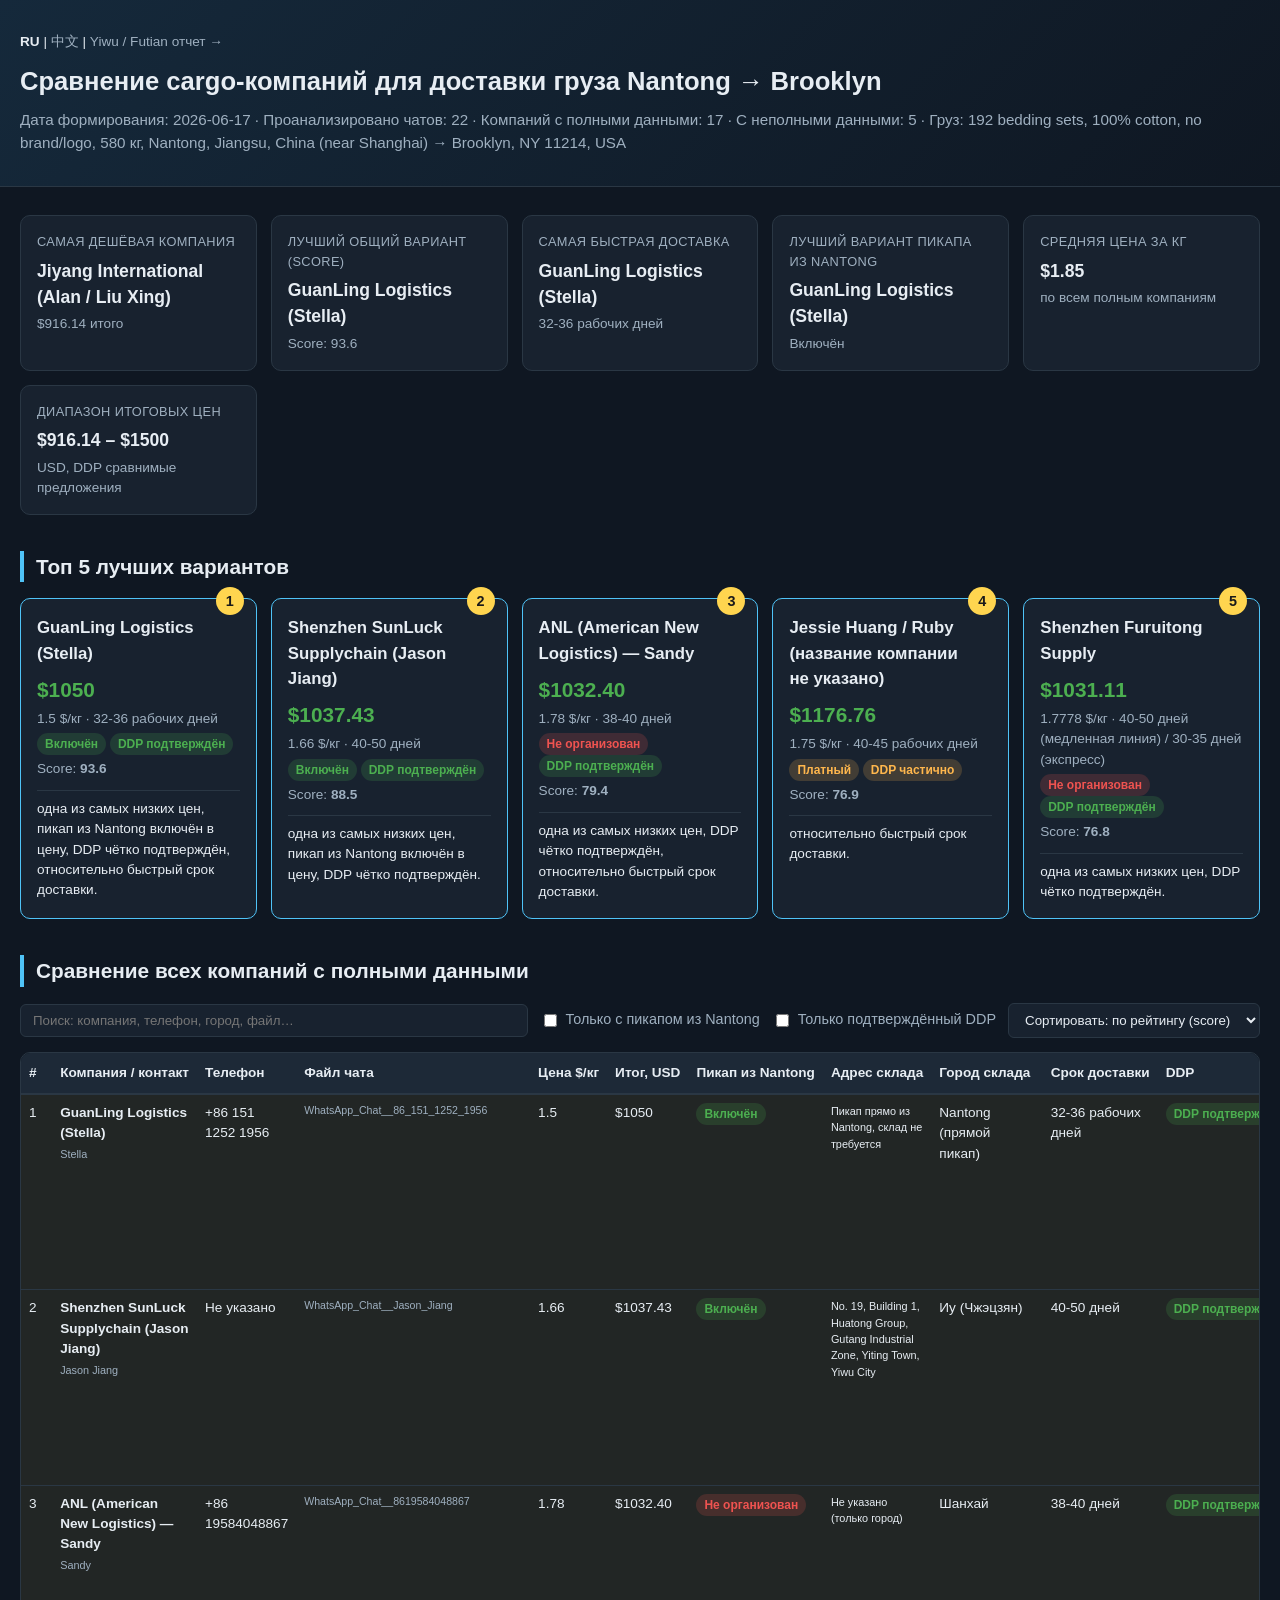
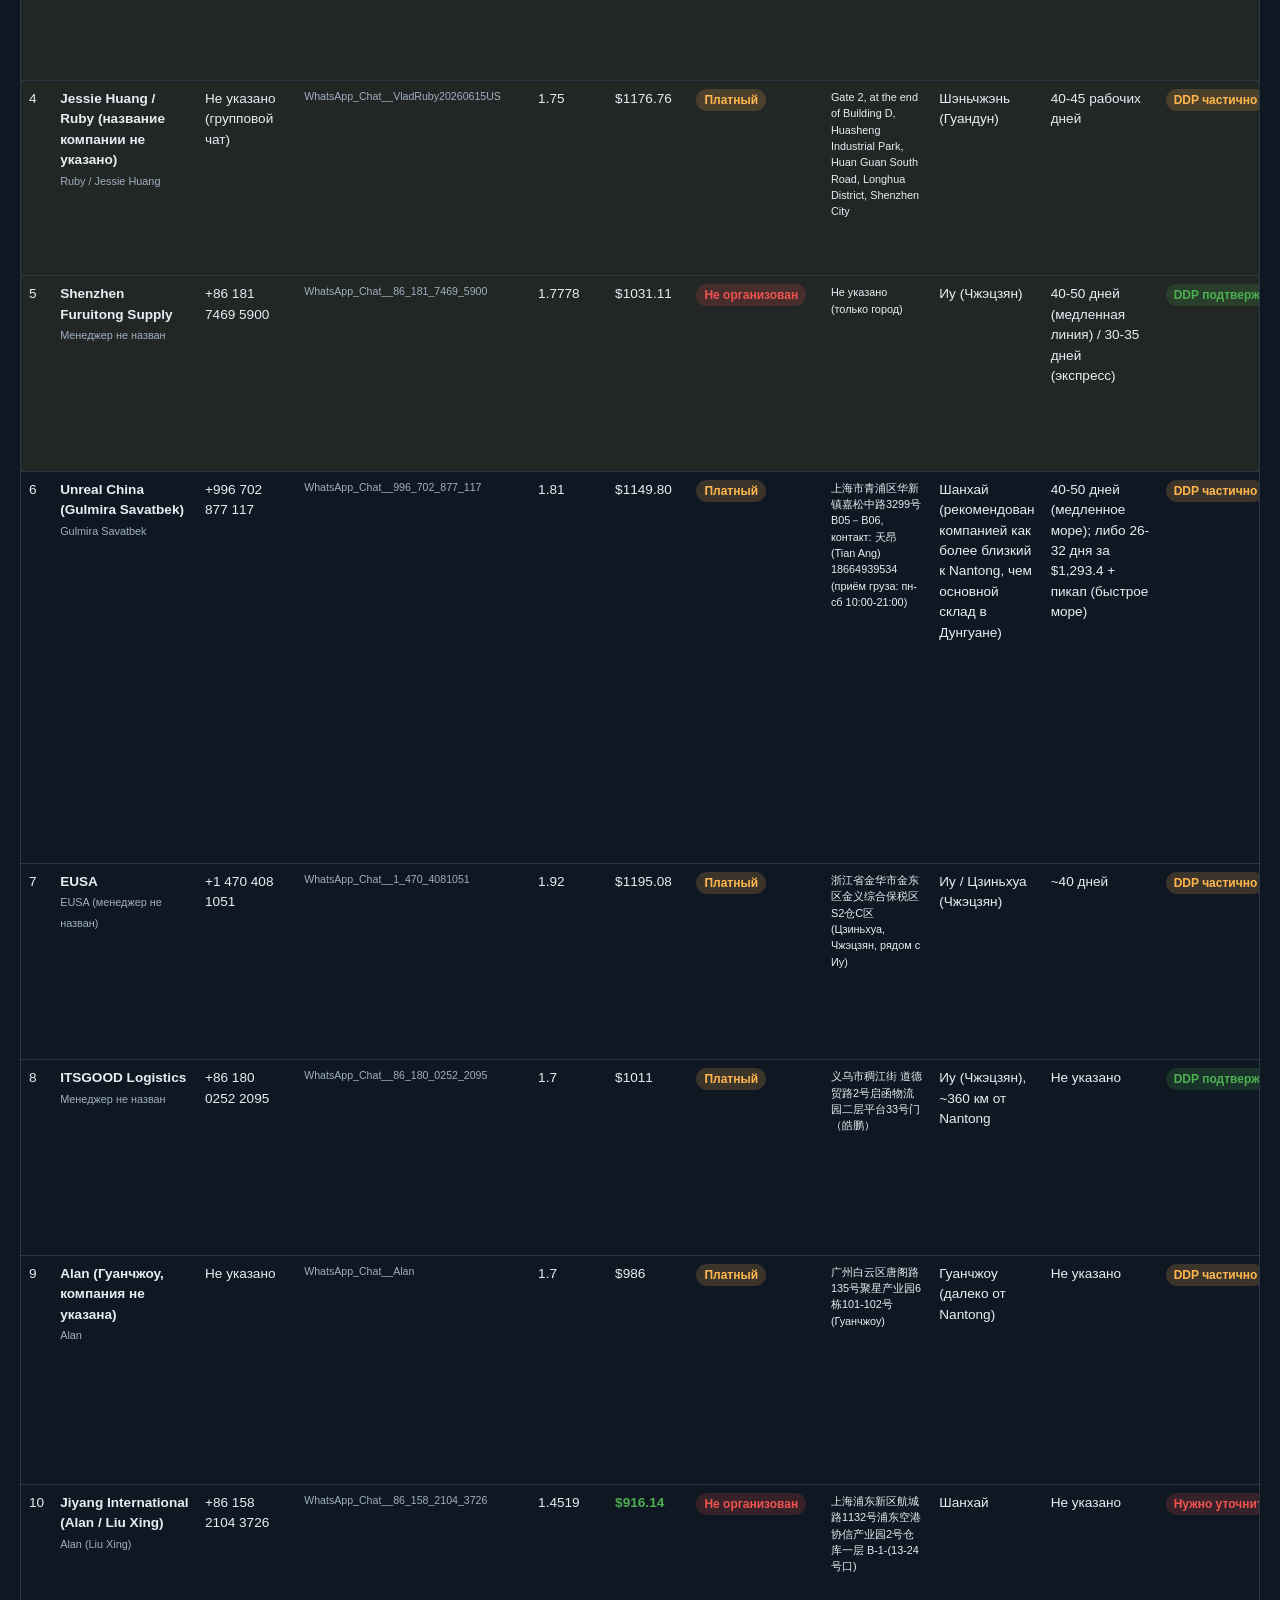
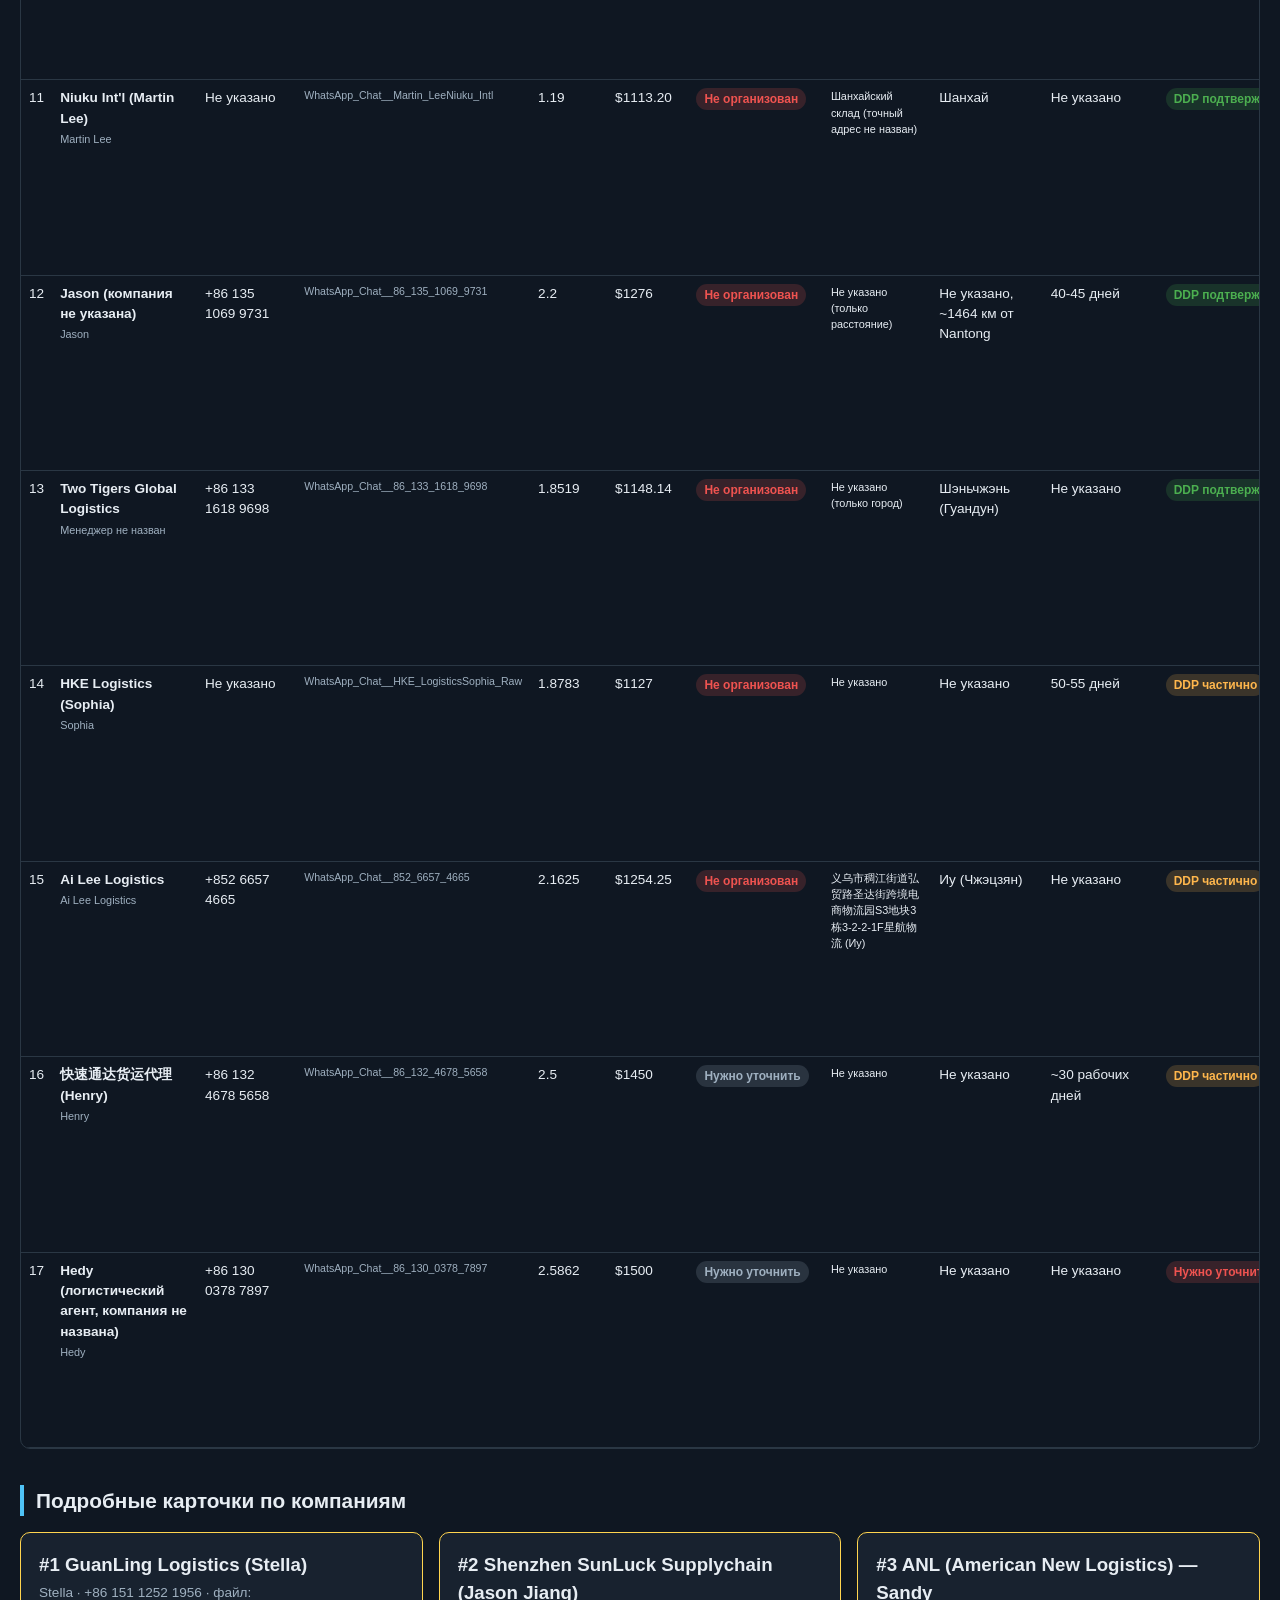
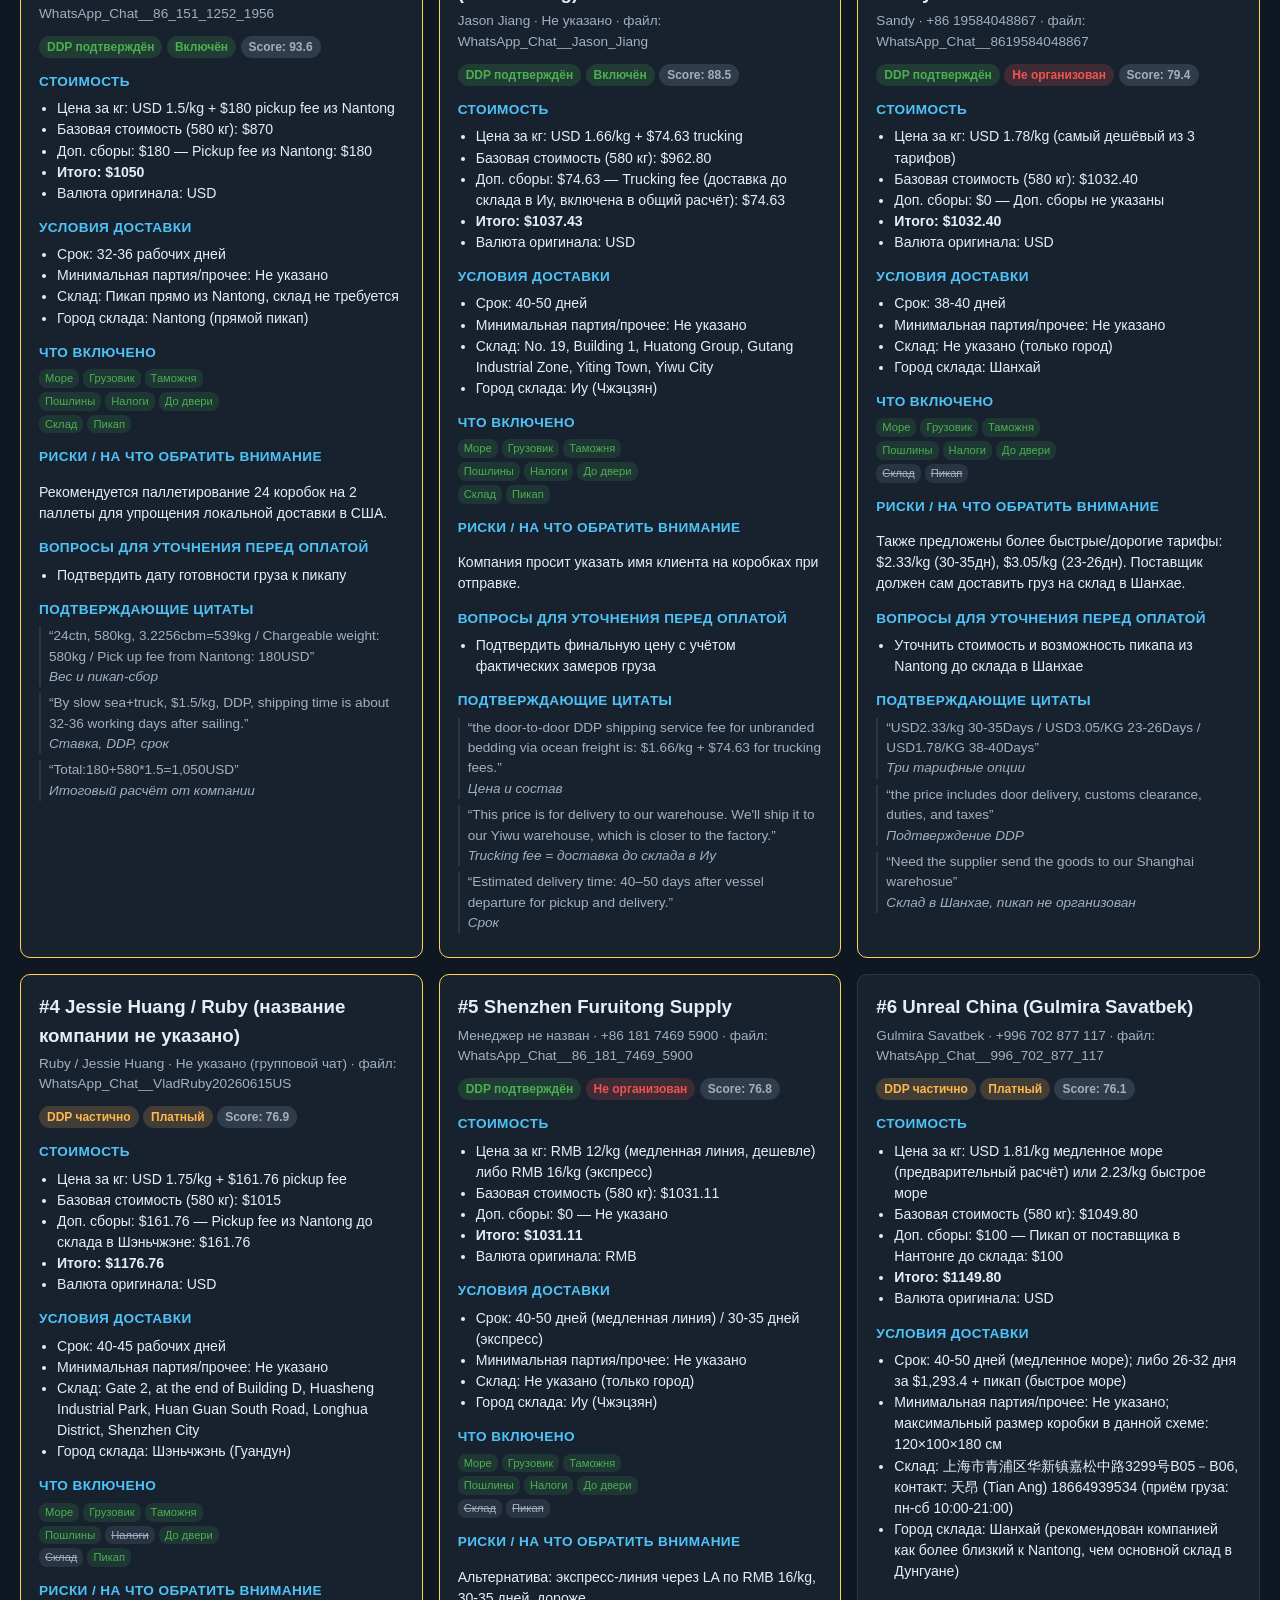
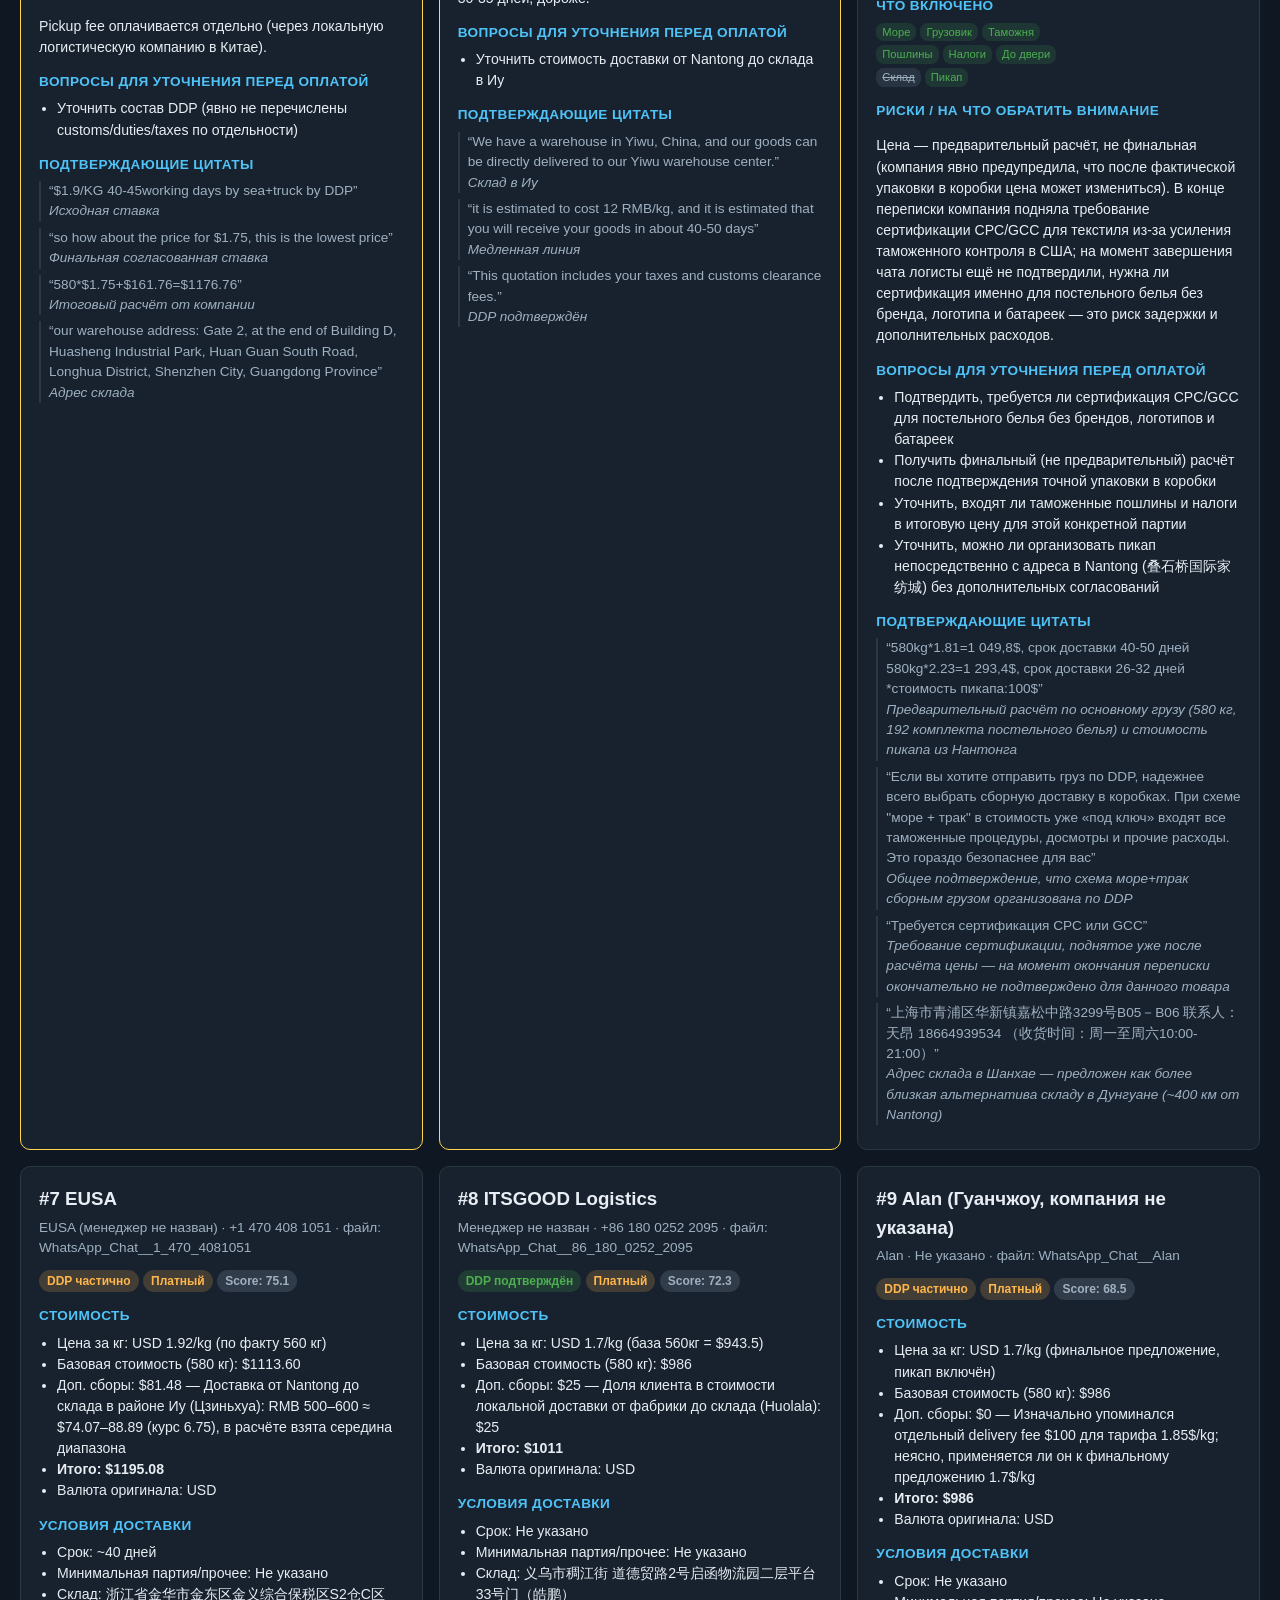
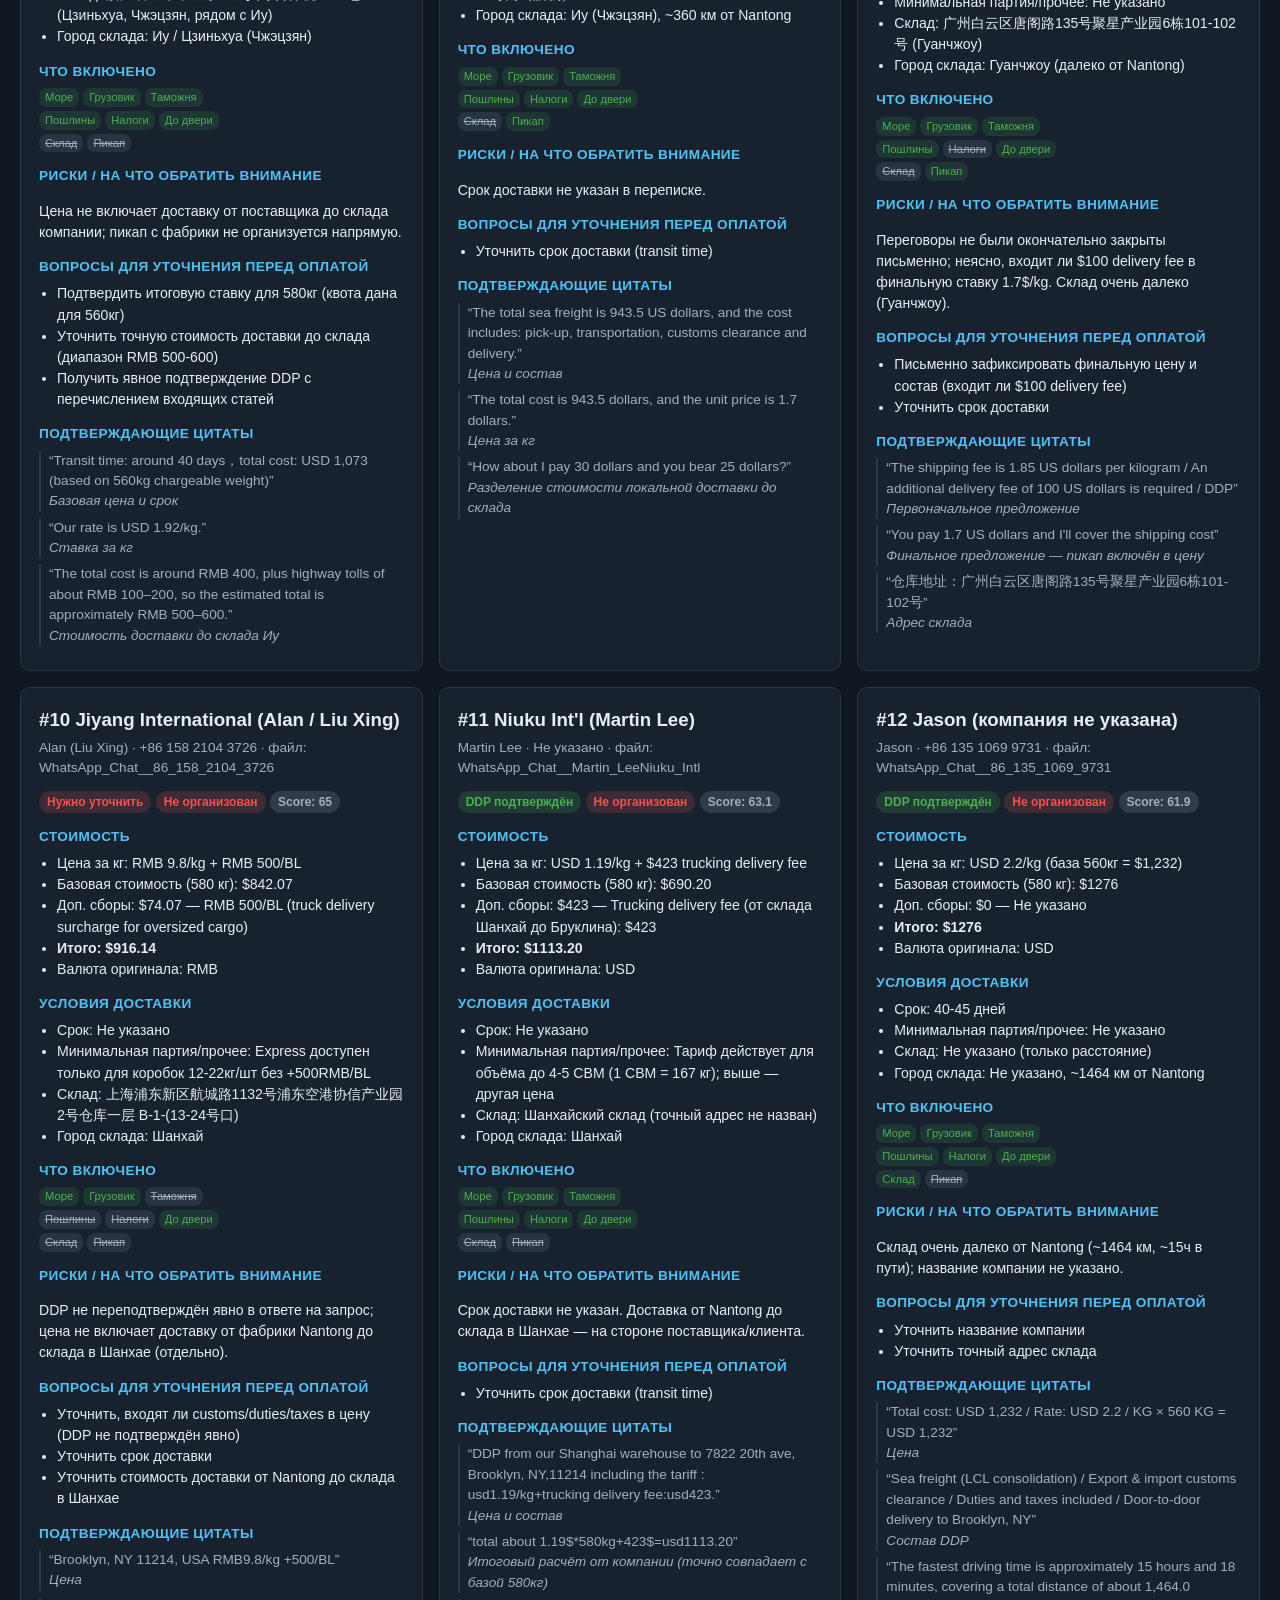
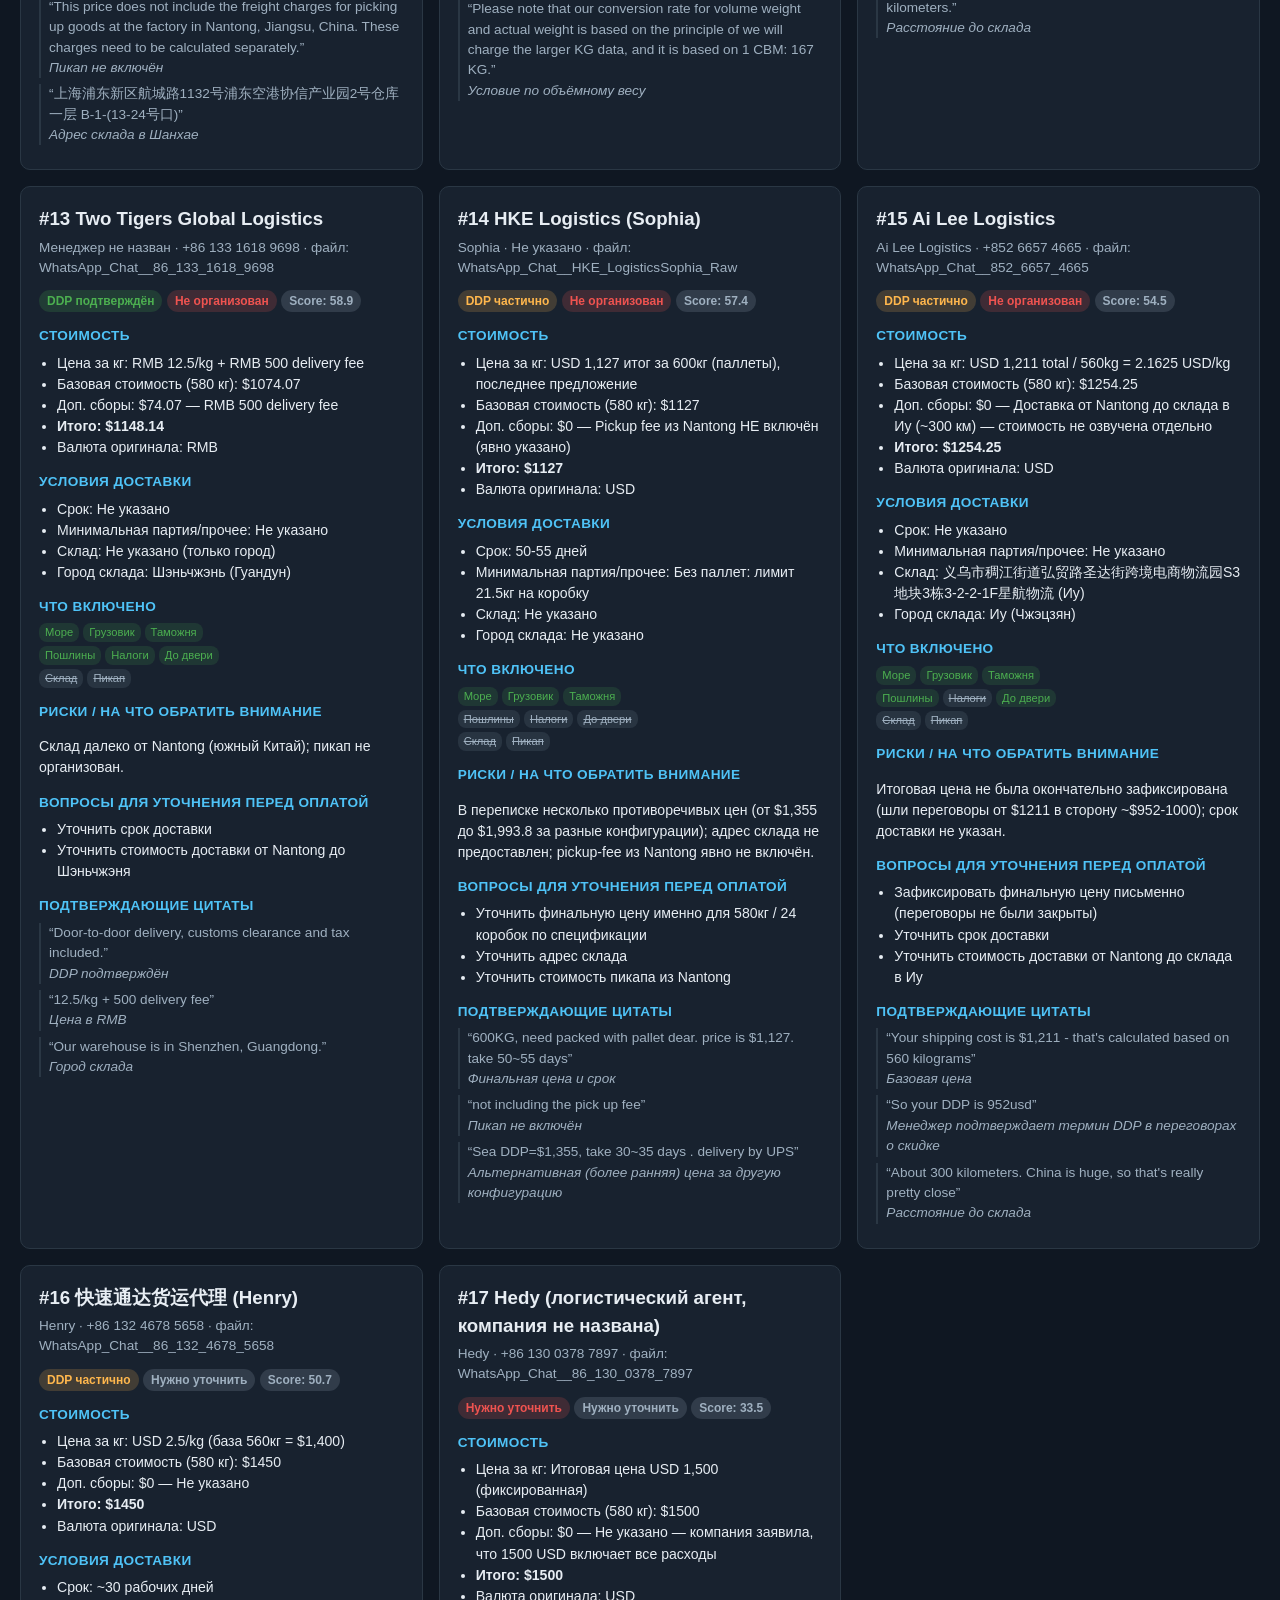
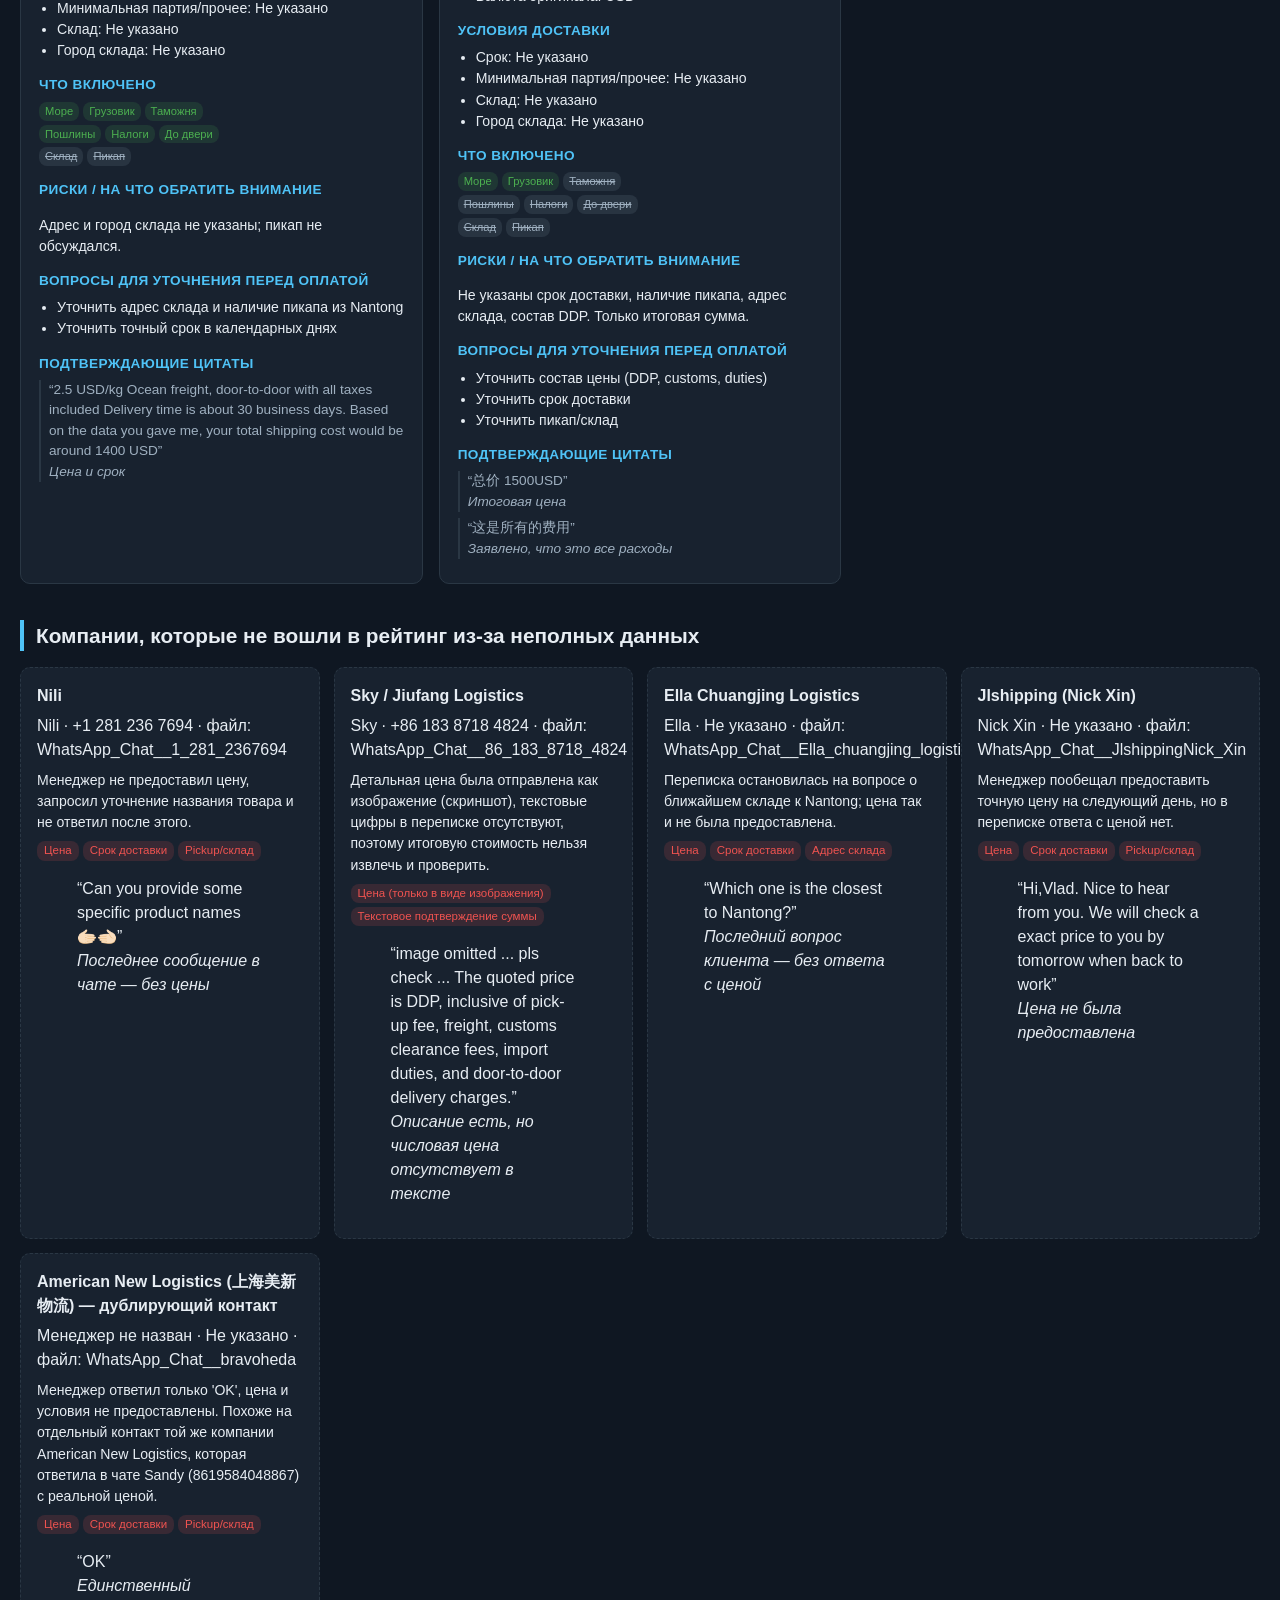
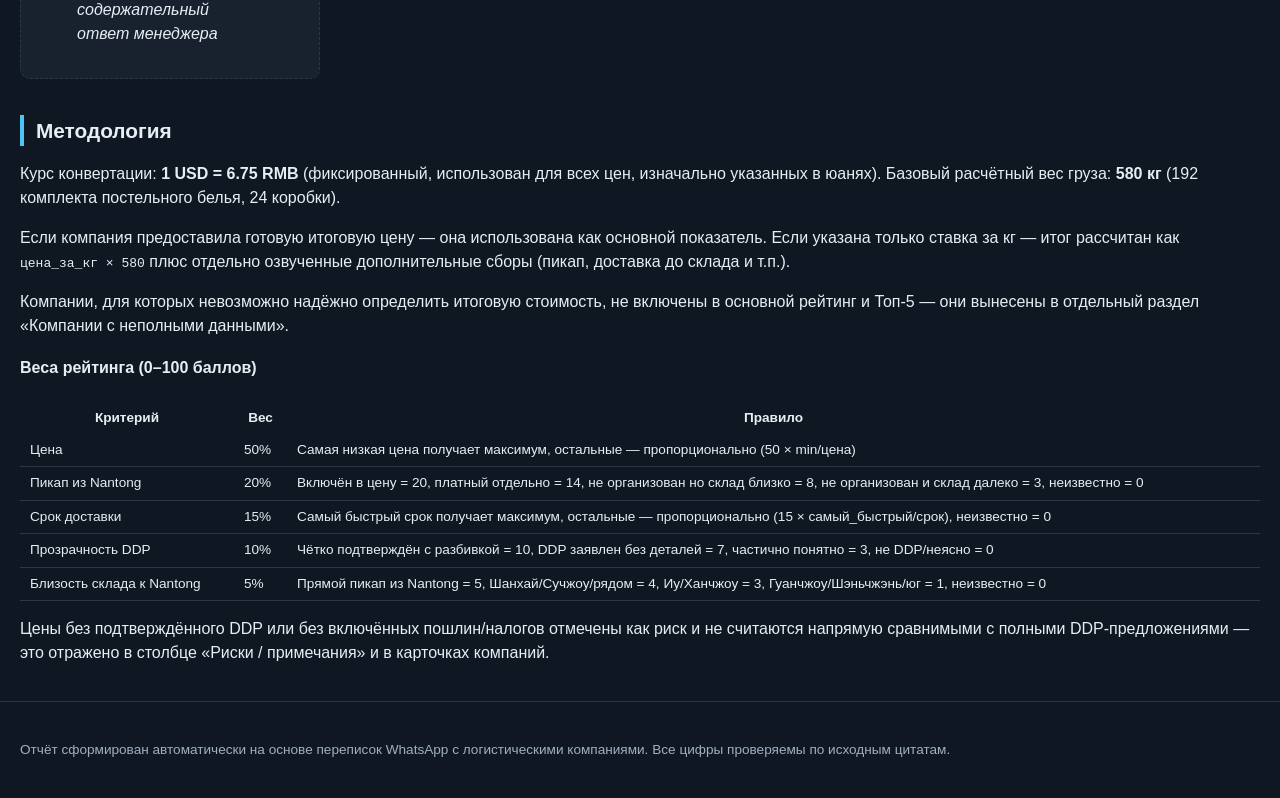
<file: cargo-report/index.html>
<!DOCTYPE html>
<html lang="ru">
<head>
<meta charset="UTF-8">
<meta name="viewport" content="width=device-width, initial-scale=1.0">
<title>Сравнение cargo-компаний для доставки груза Nantong → Brooklyn</title>
<link rel="stylesheet" href="styles.css">
</head>
<body>

<header class="header">
  <div class="container">
    <div class="lang-switch"><strong>RU</strong> | <a href="index-zh.html">中文</a> | <a href="yiwu/index.html">Yiwu / Futian отчет →</a></div>
    <h1>Сравнение cargo-компаний для доставки груза Nantong → Brooklyn</h1>
    <p class="subtitle" id="header-stats">Загрузка данных…</p>
  </div>
</header>

<main class="container">

  <section id="summary-cards" class="summary-cards"></section>

  <section class="section">
    <h2>Топ 5 лучших вариантов</h2>
    <div id="top5" class="top5-grid"></div>
  </section>

  <section class="section">
    <h2>Сравнение всех компаний с полными данными</h2>
    <div class="controls">
      <input type="text" id="search" placeholder="Поиск: компания, телефон, город, файл…">
      <label class="checkbox"><input type="checkbox" id="filter-pickup"> Только с пикапом из Nantong</label>
      <label class="checkbox"><input type="checkbox" id="filter-ddp"> Только подтверждённый DDP</label>
      <select id="sort-by">
        <option value="score">Сортировать: по рейтингу (score)</option>
        <option value="price">Сортировать: по цене</option>
        <option value="transit">Сортировать: по сроку доставки</option>
      </select>
    </div>
    <div class="table-wrap">
      <table id="main-table">
        <thead>
          <tr>
            <th>#</th>
            <th>Компания / контакт</th>
            <th>Телефон</th>
            <th>Файл чата</th>
            <th>Цена $/кг</th>
            <th>Итог, USD</th>
            <th>Пикап из Nantong</th>
            <th>Адрес склада</th>
            <th>Город склада</th>
            <th>Срок доставки</th>
            <th>DDP</th>
            <th>Включено</th>
            <th>Доп. сборы</th>
            <th>Score</th>
            <th>Риски / примечания</th>
            <th>Подтверждение</th>
          </tr>
        </thead>
        <tbody id="main-table-body"></tbody>
      </table>
    </div>
  </section>

  <section class="section">
    <h2>Подробные карточки по компаниям</h2>
    <div id="detail-cards" class="detail-cards"></div>
  </section>

  <section class="section">
    <h2>Компании, которые не вошли в рейтинг из-за неполных данных</h2>
    <div id="incomplete-list" class="incomplete-list"></div>
  </section>

  <section class="section methodology">
    <h2>Методология</h2>
    <div id="methodology"></div>
  </section>

</main>

<footer class="footer">
  <div class="container">
    <p>Отчёт сформирован автоматически на основе переписок WhatsApp с логистическими компаниями. Все цифры проверяемы по исходным цитатам.</p>
  </div>
</footer>

<script src="app.js"></script>
</body>
</html>
</file>
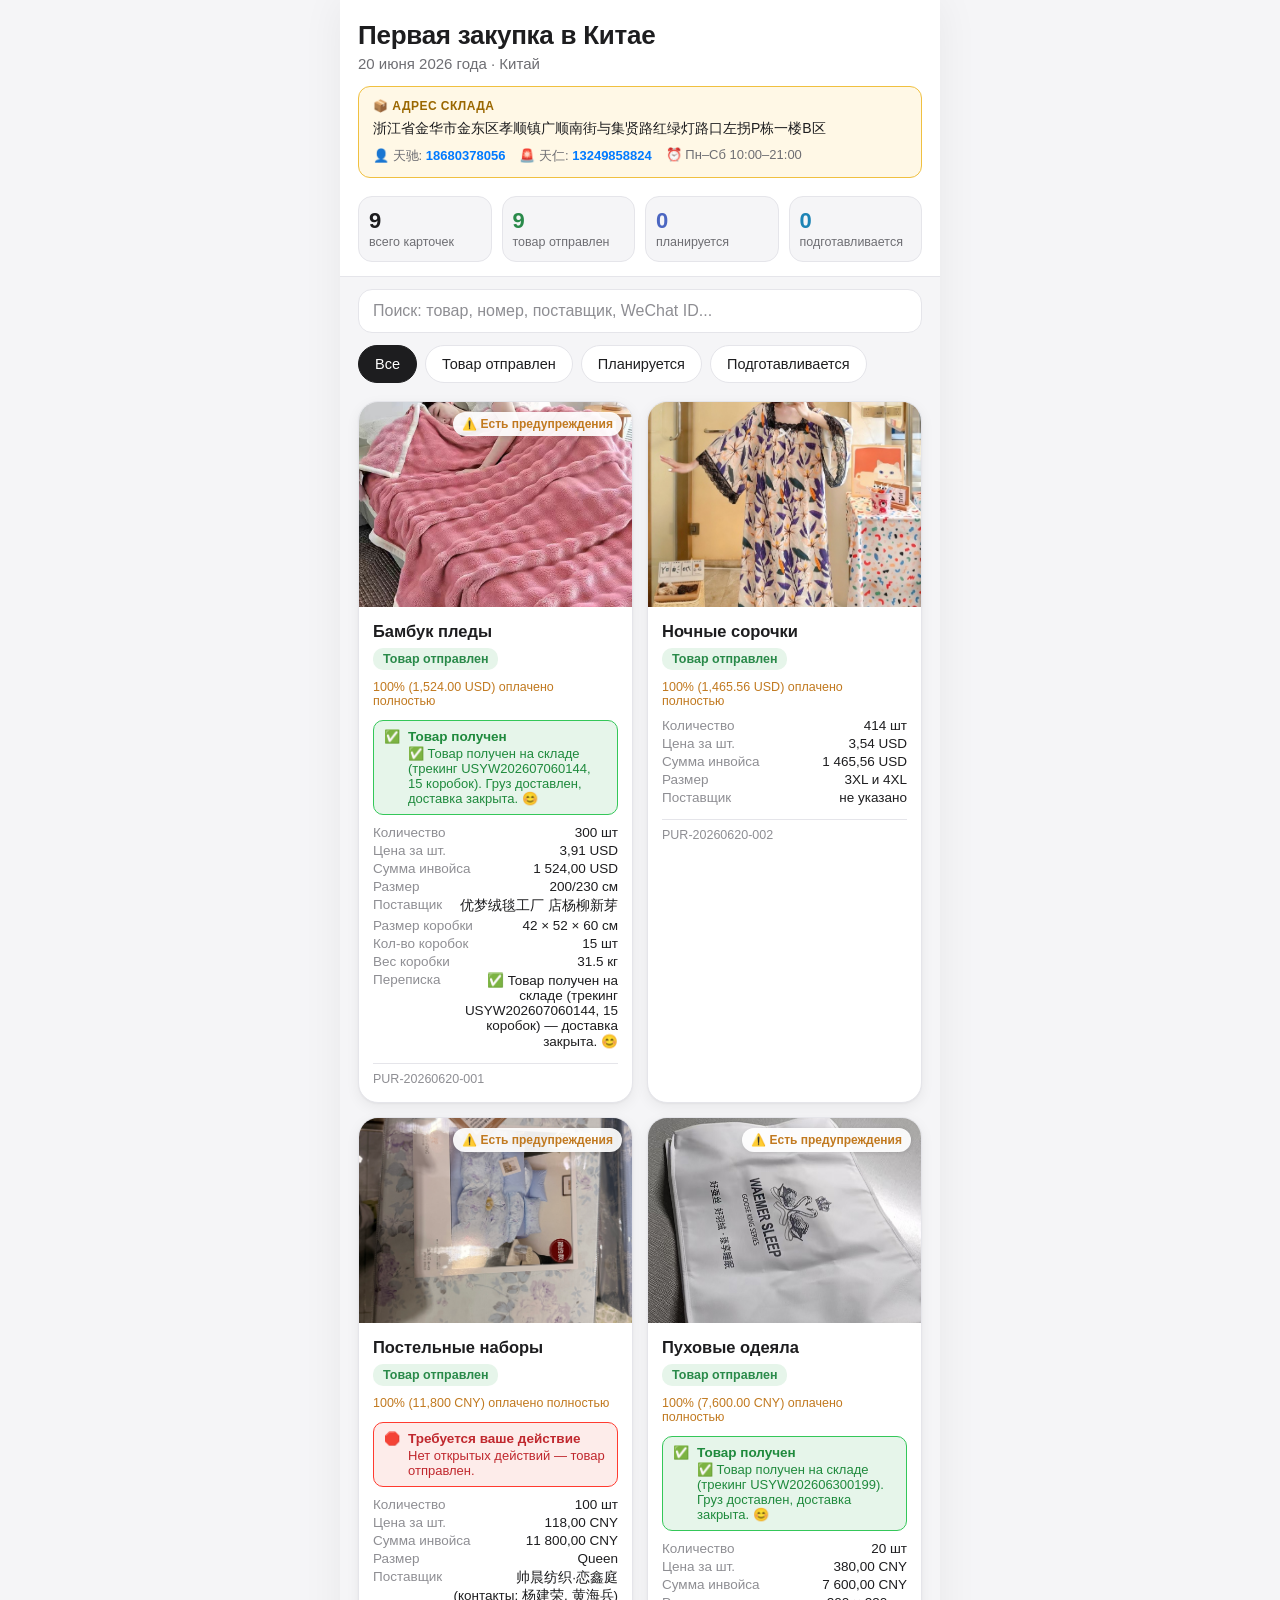
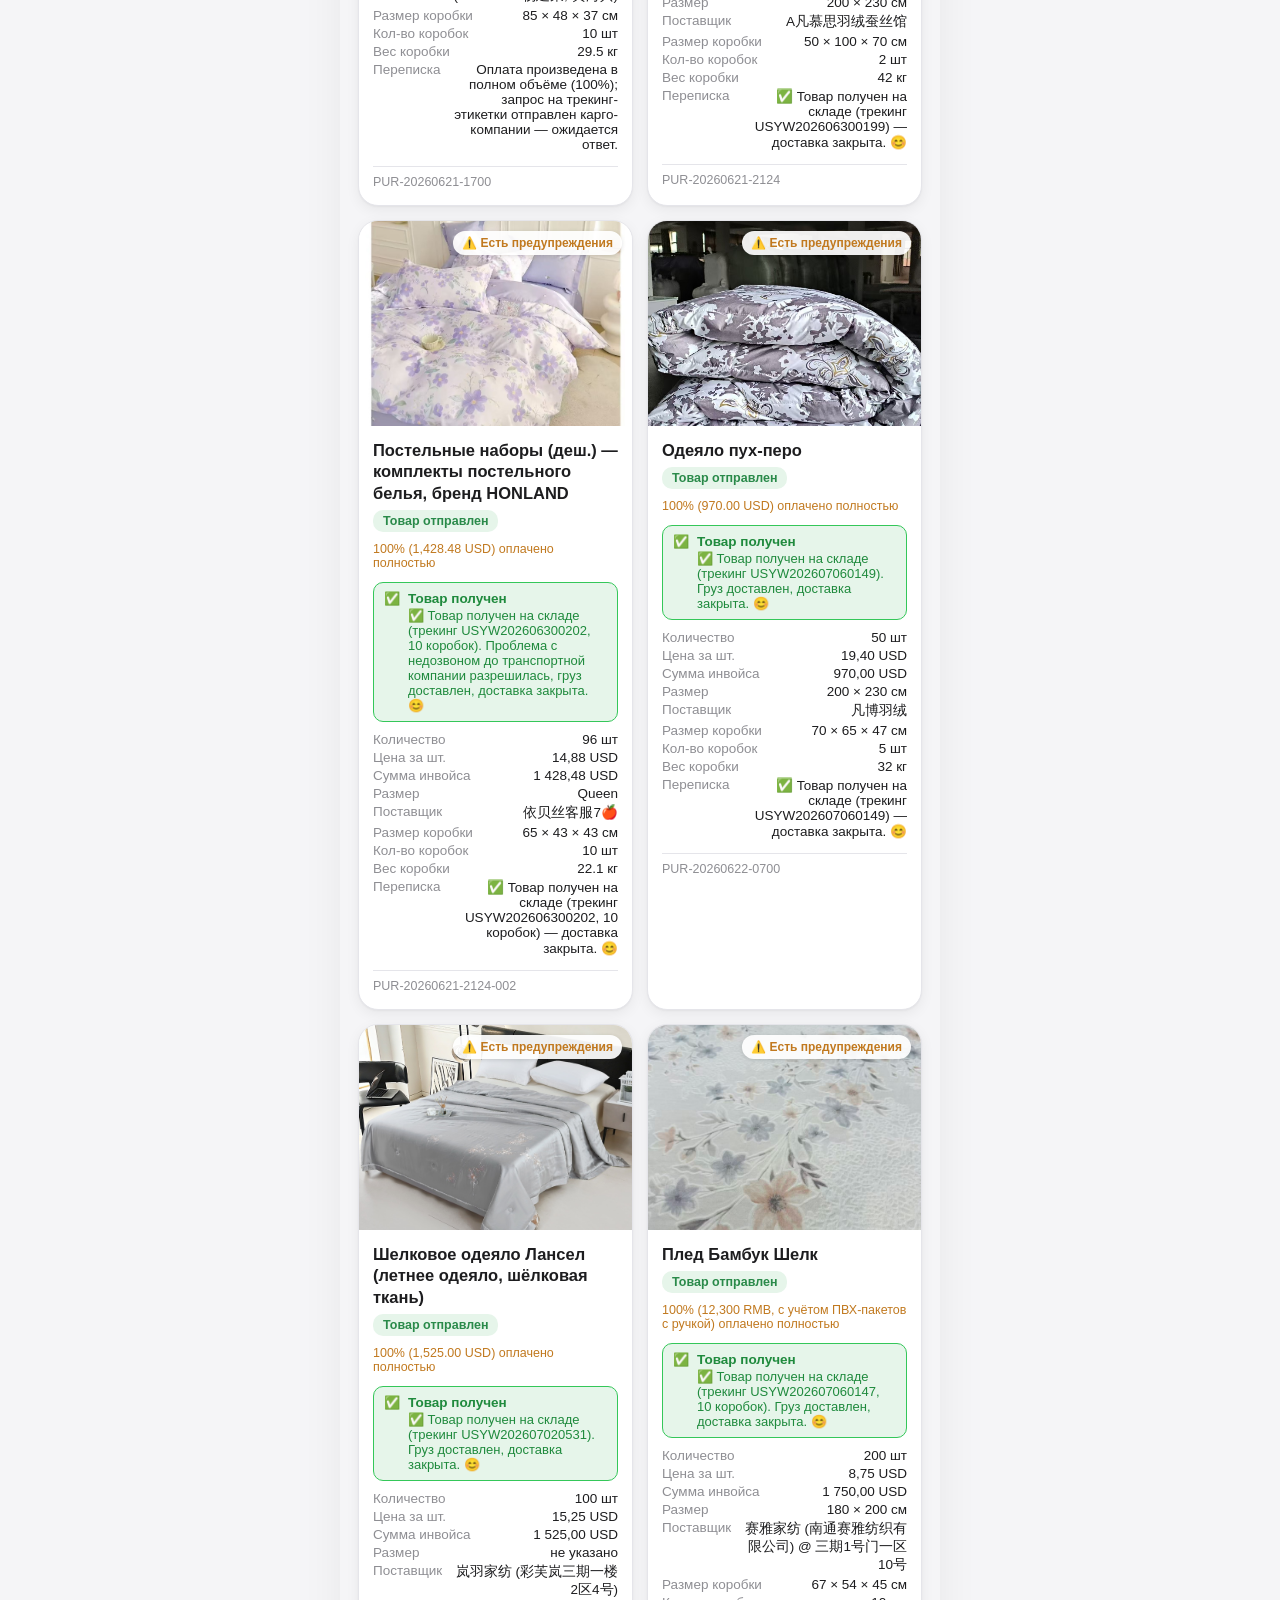
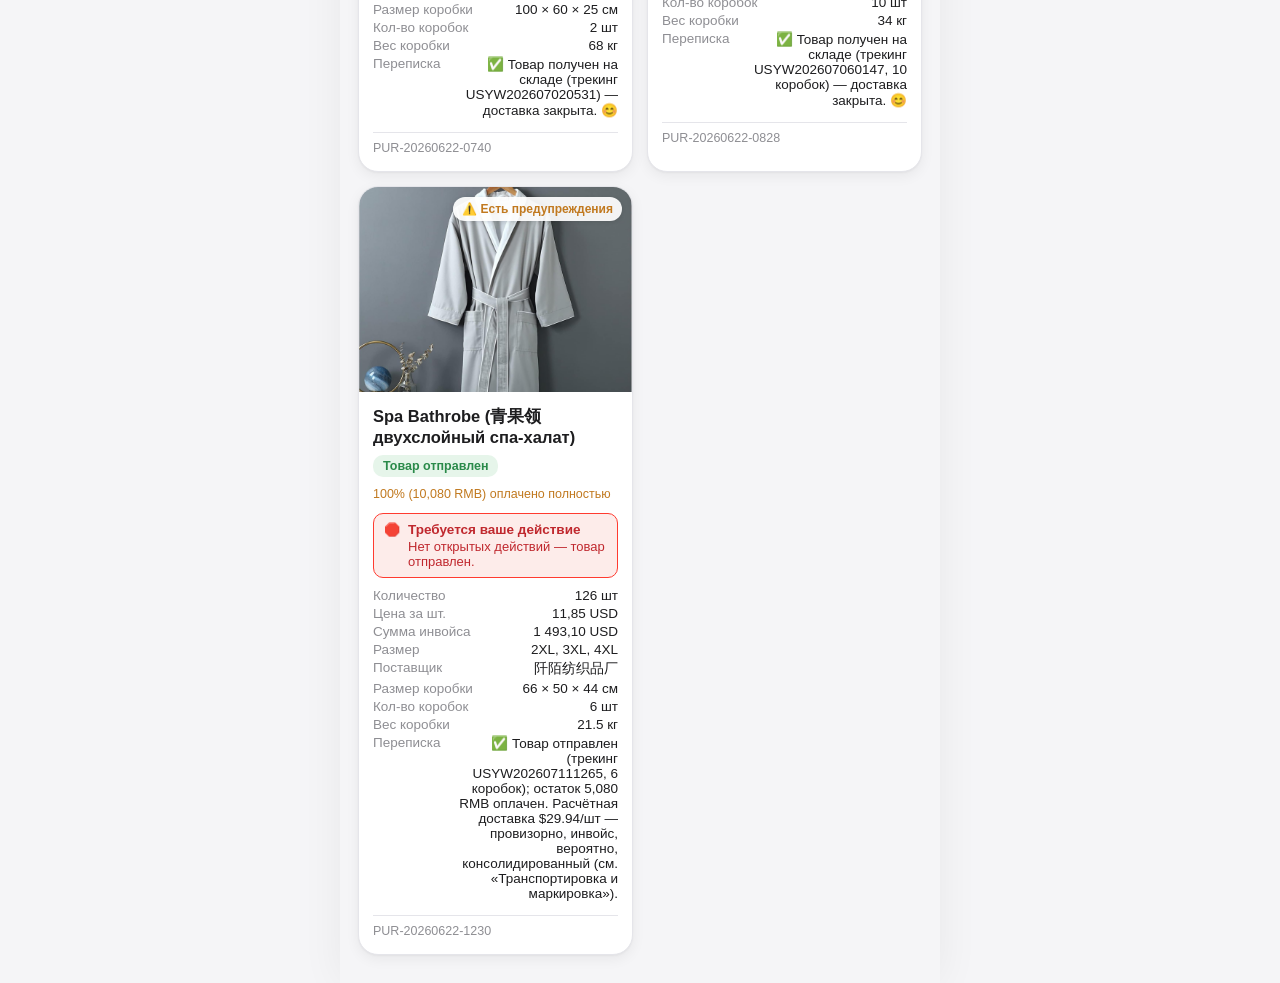
<file: china-first-purchase/index.html>
<!DOCTYPE html>
<html lang="ru">
<head>
<meta charset="UTF-8">
<meta name="viewport" content="width=device-width, initial-scale=1, viewport-fit=cover">
<title>Первая закупка в Китае</title>
<link rel="stylesheet" href="styles.css">
</head>
<body>

<div id="app">

  <header class="app-header">
    <h1 class="app-title">Первая закупка в Китае</h1>
    <p class="app-subtitle">20 июня 2026 года · Китай</p>

    <div class="warehouse-info">
      <div class="warehouse-info-title">📦 Адрес склада</div>
      <div class="warehouse-address">浙江省金华市金东区孝顺镇广顺南街与集贤路红绿灯路口左拐P栋一楼B区</div>
      <div class="warehouse-contacts">
        <span class="warehouse-contact">👤 天驰: <a href="tel:18680378056">18680378056</a></span>
        <span class="warehouse-contact">🚨 天仁: <a href="tel:13249858824">13249858824</a></span>
        <span class="warehouse-hours">⏰ Пн–Сб 10:00–21:00</span>
      </div>
    </div>

    <div class="summary-stats" id="summaryStats">
      <div class="stat-card stat-total">
        <span class="stat-value" id="statTotal">0</span>
        <span class="stat-label">всего карточек</span>
      </div>
      <div class="stat-card stat-shipped">
        <span class="stat-value" id="statShipped">0</span>
        <span class="stat-label">товар отправлен</span>
      </div>
      <div class="stat-card stat-planned">
        <span class="stat-value" id="statPlanned">0</span>
        <span class="stat-label">планируется</span>
      </div>
      <div class="stat-card stat-preparing">
        <span class="stat-value" id="statPreparing">0</span>
        <span class="stat-label">подготавливается</span>
      </div>
    </div>
  </header>

  <div class="search-bar">
    <input type="search" id="searchInput" class="search-input"
           placeholder="Поиск: товар, номер, поставщик, WeChat ID...">
  </div>

  <div class="filter-chips" id="filterChips">
    <button class="chip chip-active" data-status="all">Все</button>
    <button class="chip" data-status="товар отправлен">Товар отправлен</button>
    <button class="chip" data-status="планируется">Планируется</button>
    <button class="chip" data-status="подготавливается">Подготавливается</button>
  </div>

  <main id="cardsContainer" class="cards-container"></main>

  <div id="emptyState" class="empty-state" hidden>
    <div class="empty-state-icon">📦</div>
    <h2 class="empty-state-title">Пока нет карточек закупки</h2>
    <p class="empty-state-text">Добавьте ZIP-архивы в папку <code>purchase-archives</code> и запустите импорт.</p>
  </div>

  <div id="noResultsState" class="empty-state" hidden>
    <div class="empty-state-icon">🔍</div>
    <h2 class="empty-state-title">Ничего не найдено</h2>
    <p class="empty-state-text">Попробуйте изменить поиск или фильтр по статусу.</p>
  </div>

  <div id="loadingState" class="loading-state">
    <div class="spinner"></div>
    <p>Загрузка данных закупки…</p>
  </div>

  <div id="detailOverlay" class="detail-overlay" hidden>
    <div class="detail-view" id="detailView"></div>
  </div>

</div>

<script src="app.js"></script>
</body>
</html>
</file>
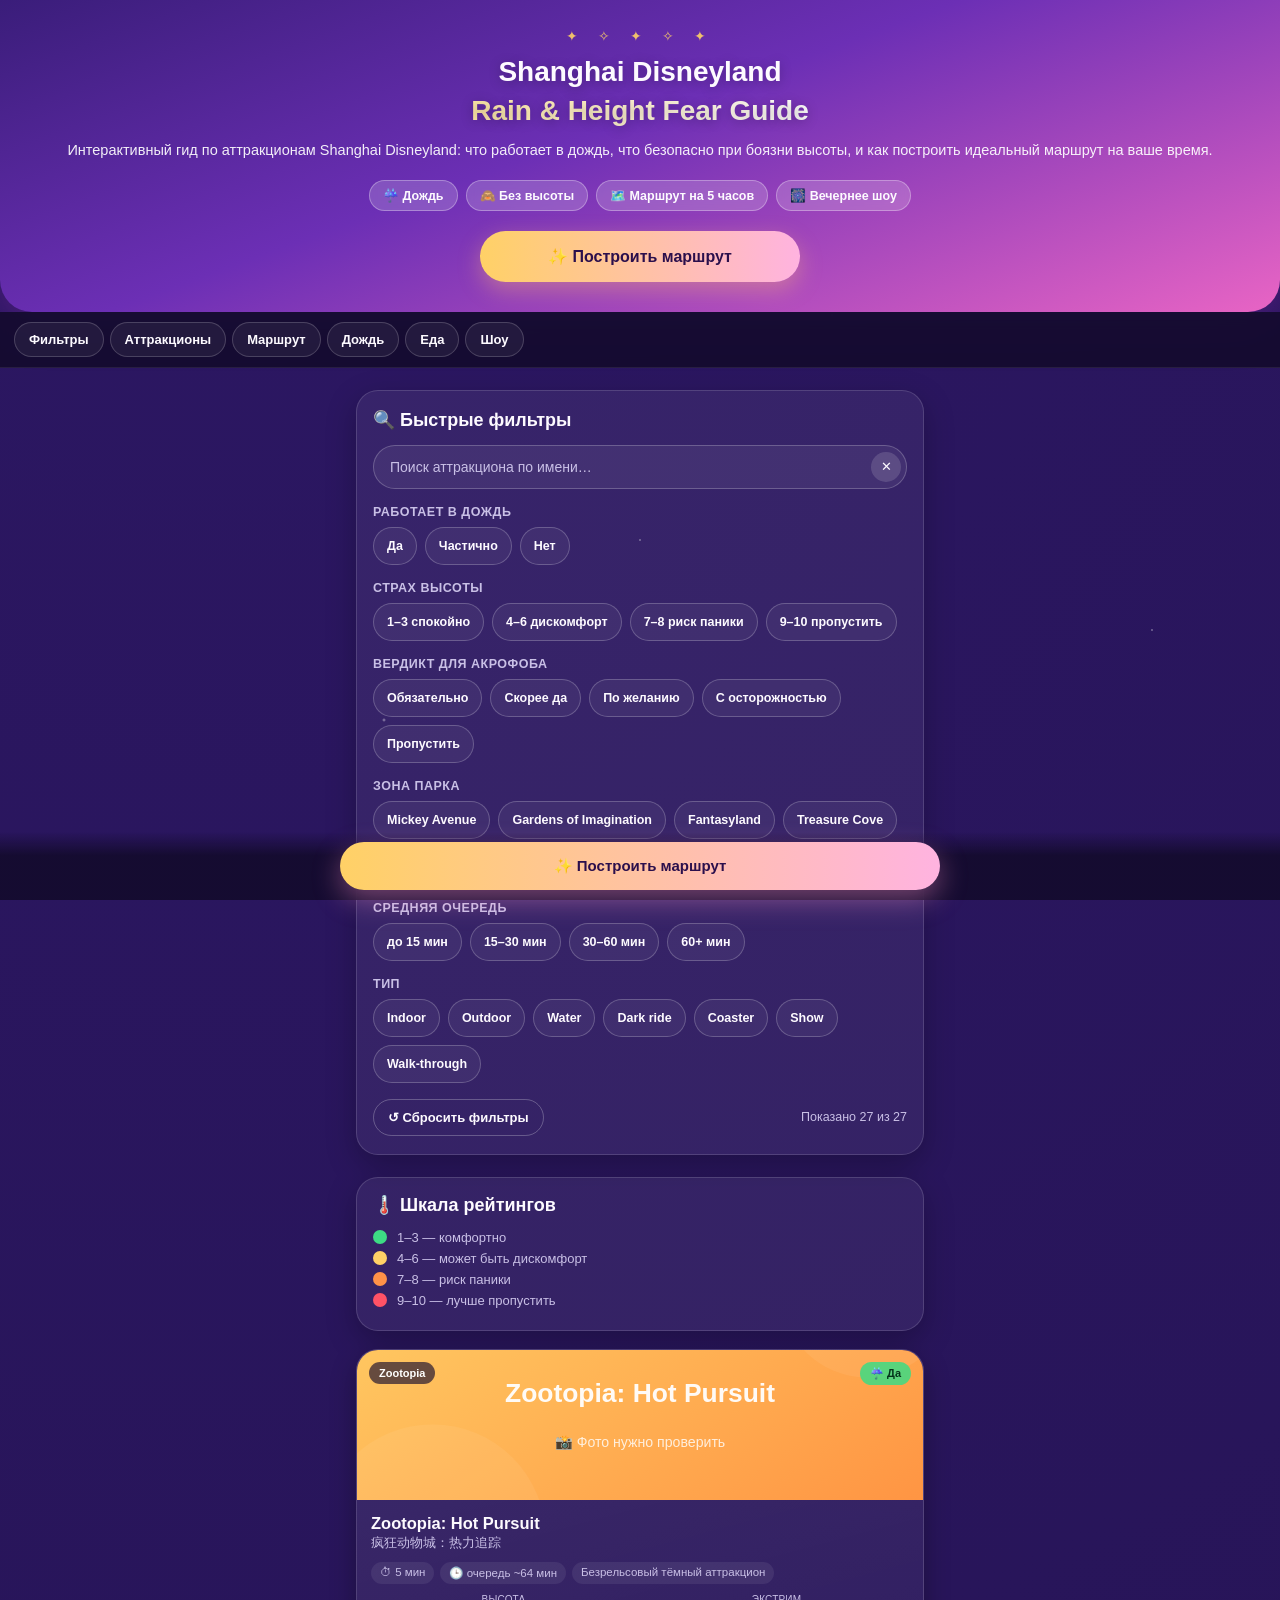
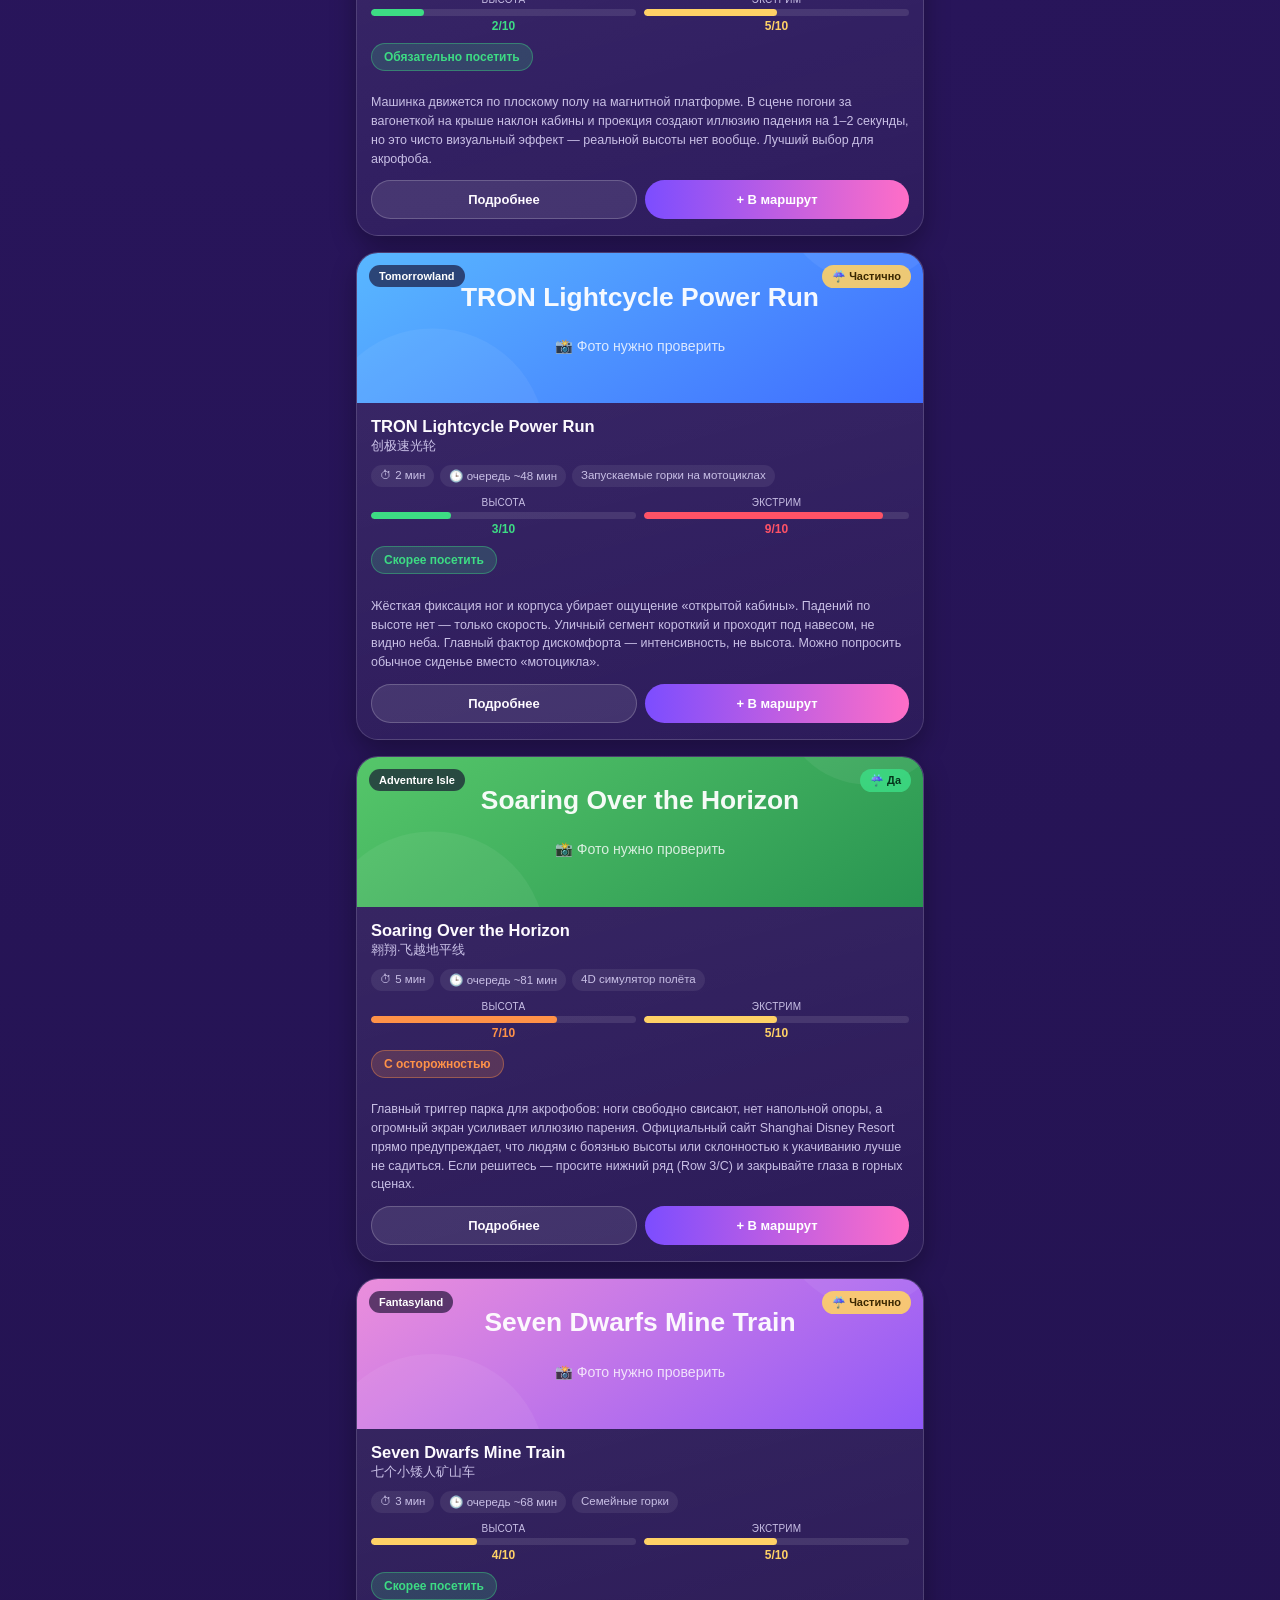
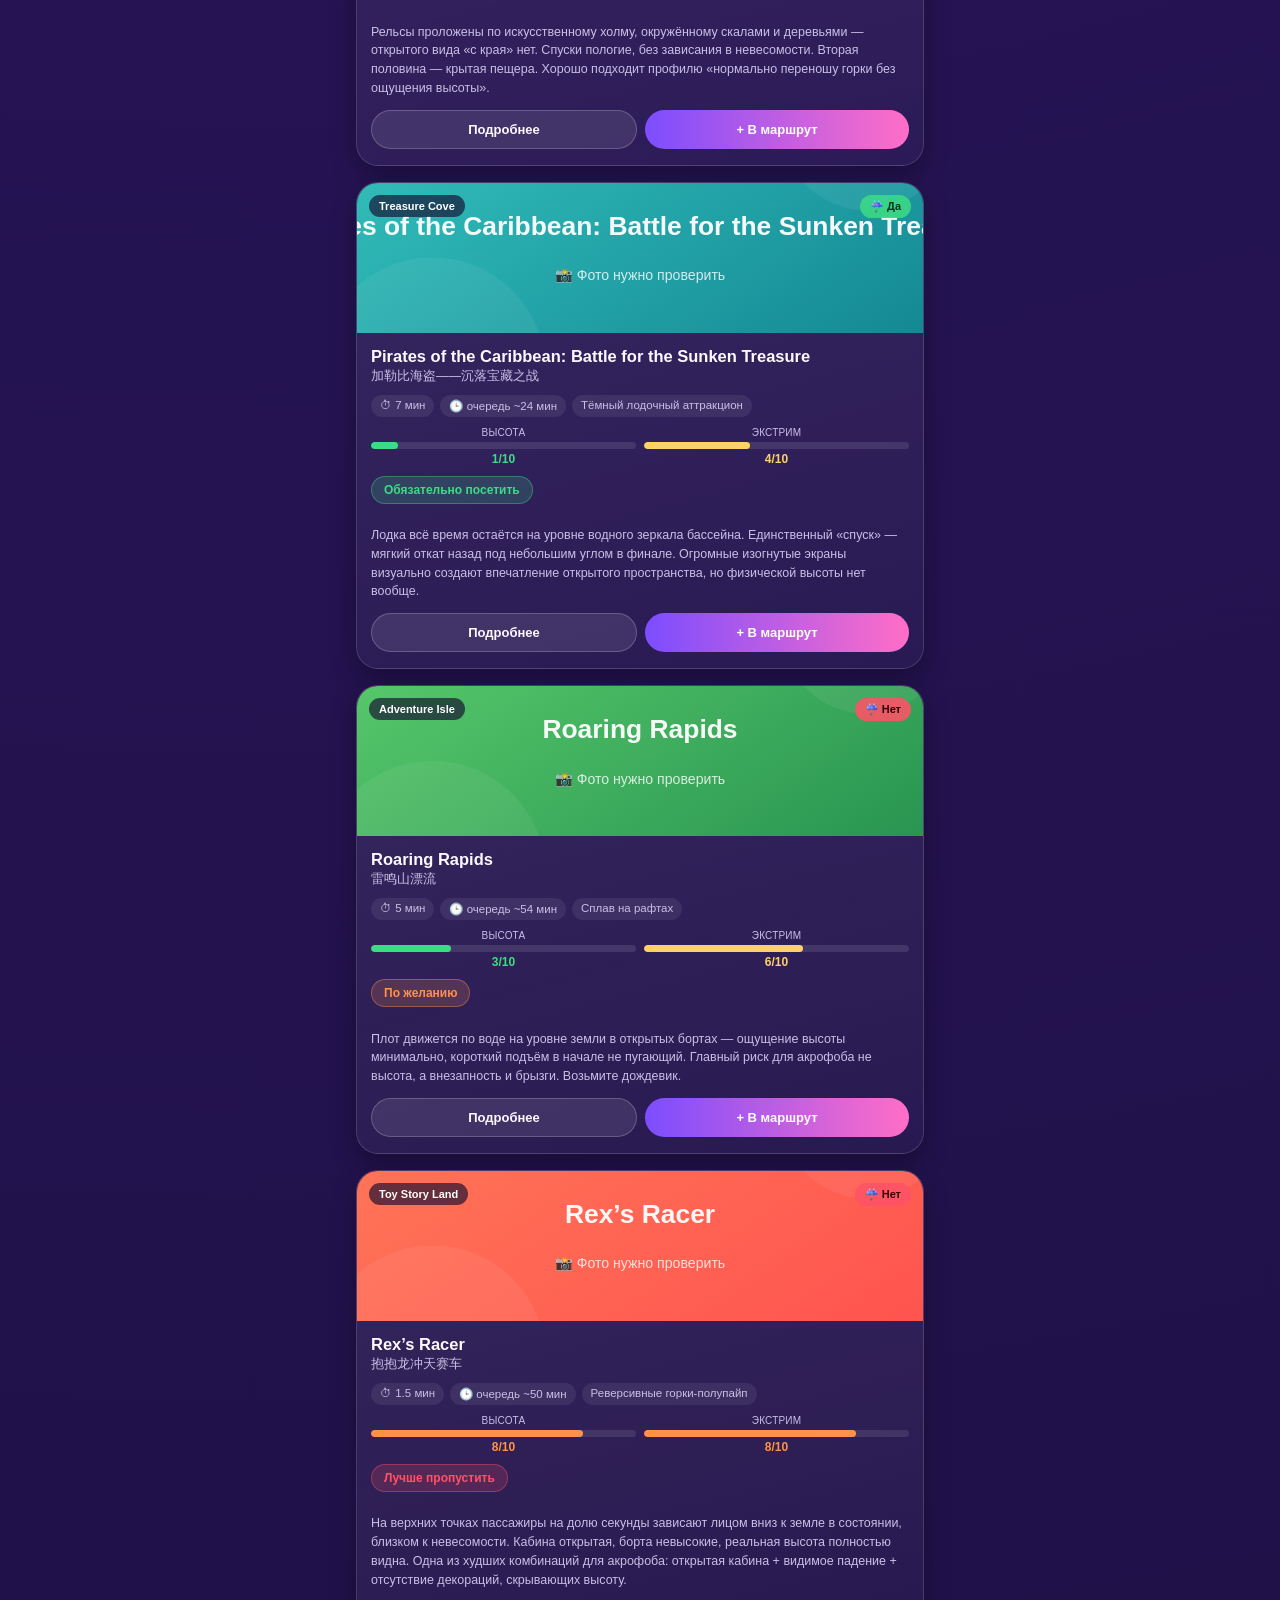
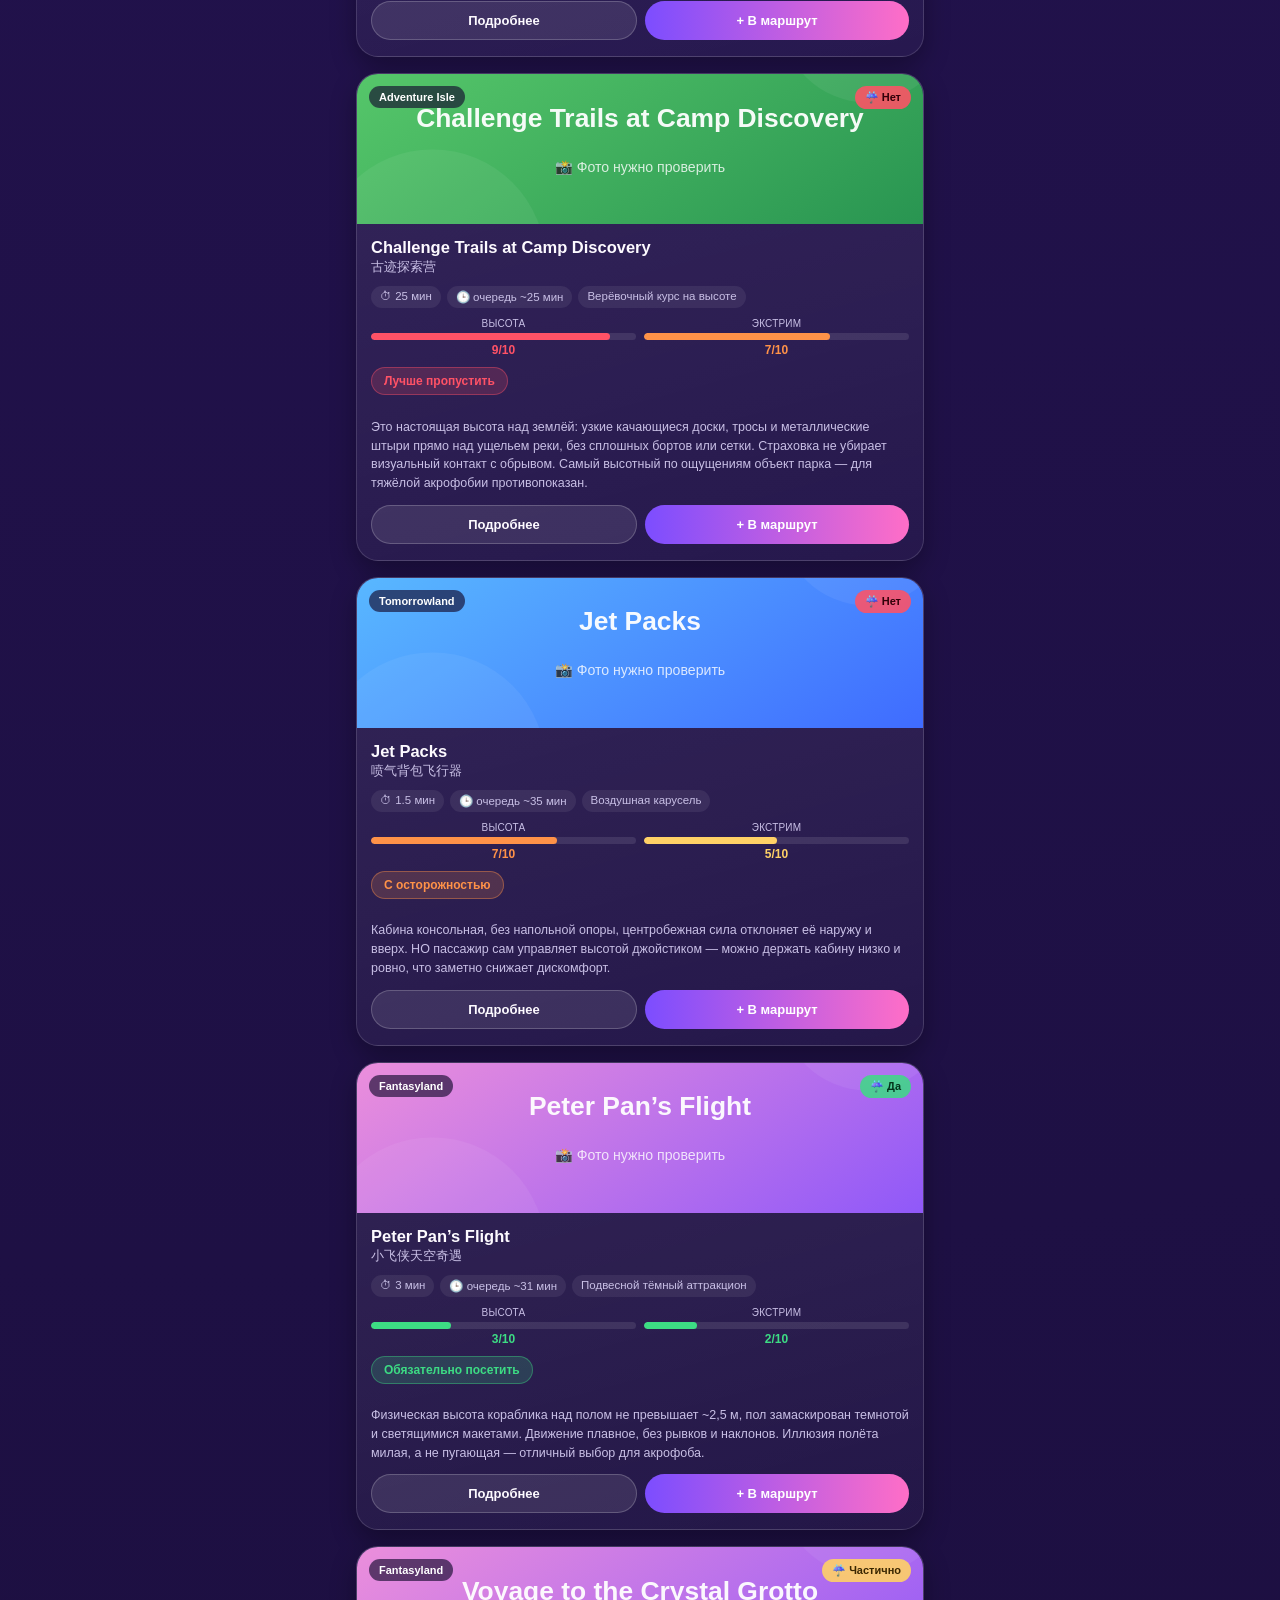
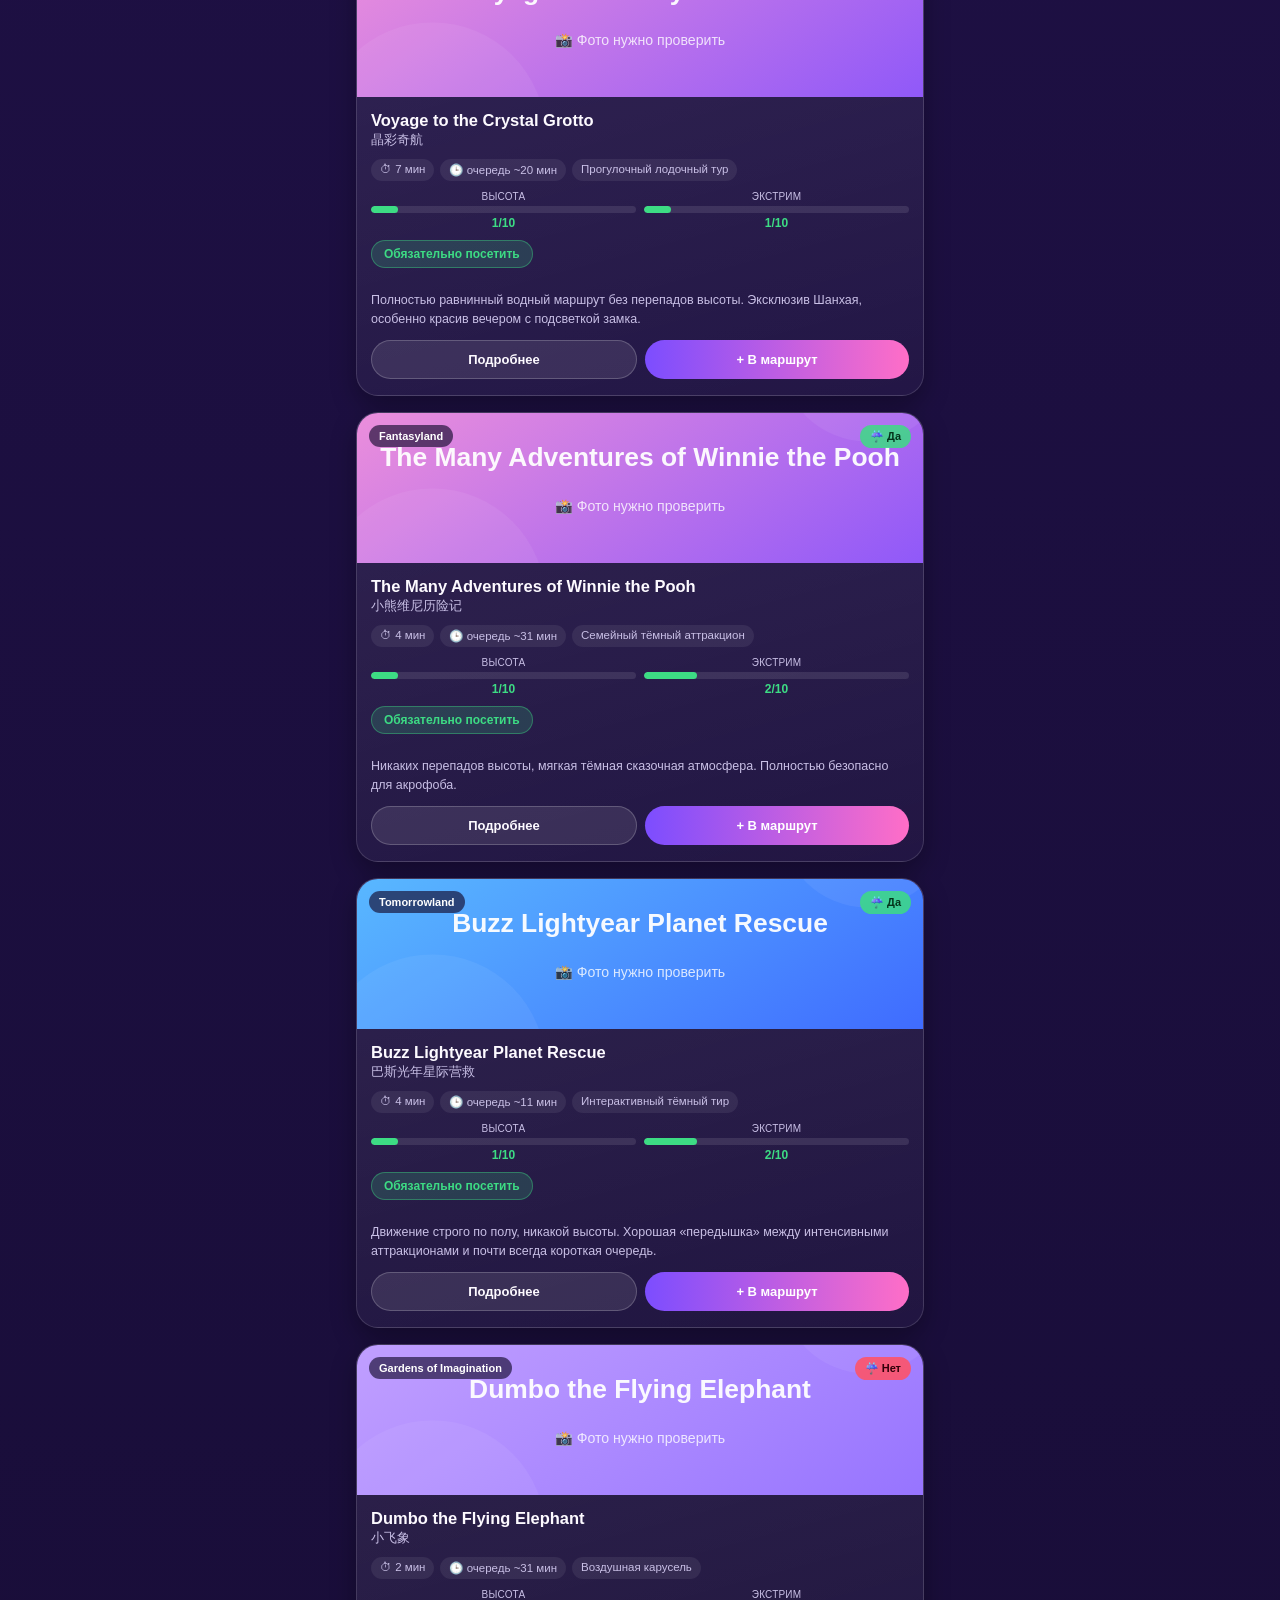
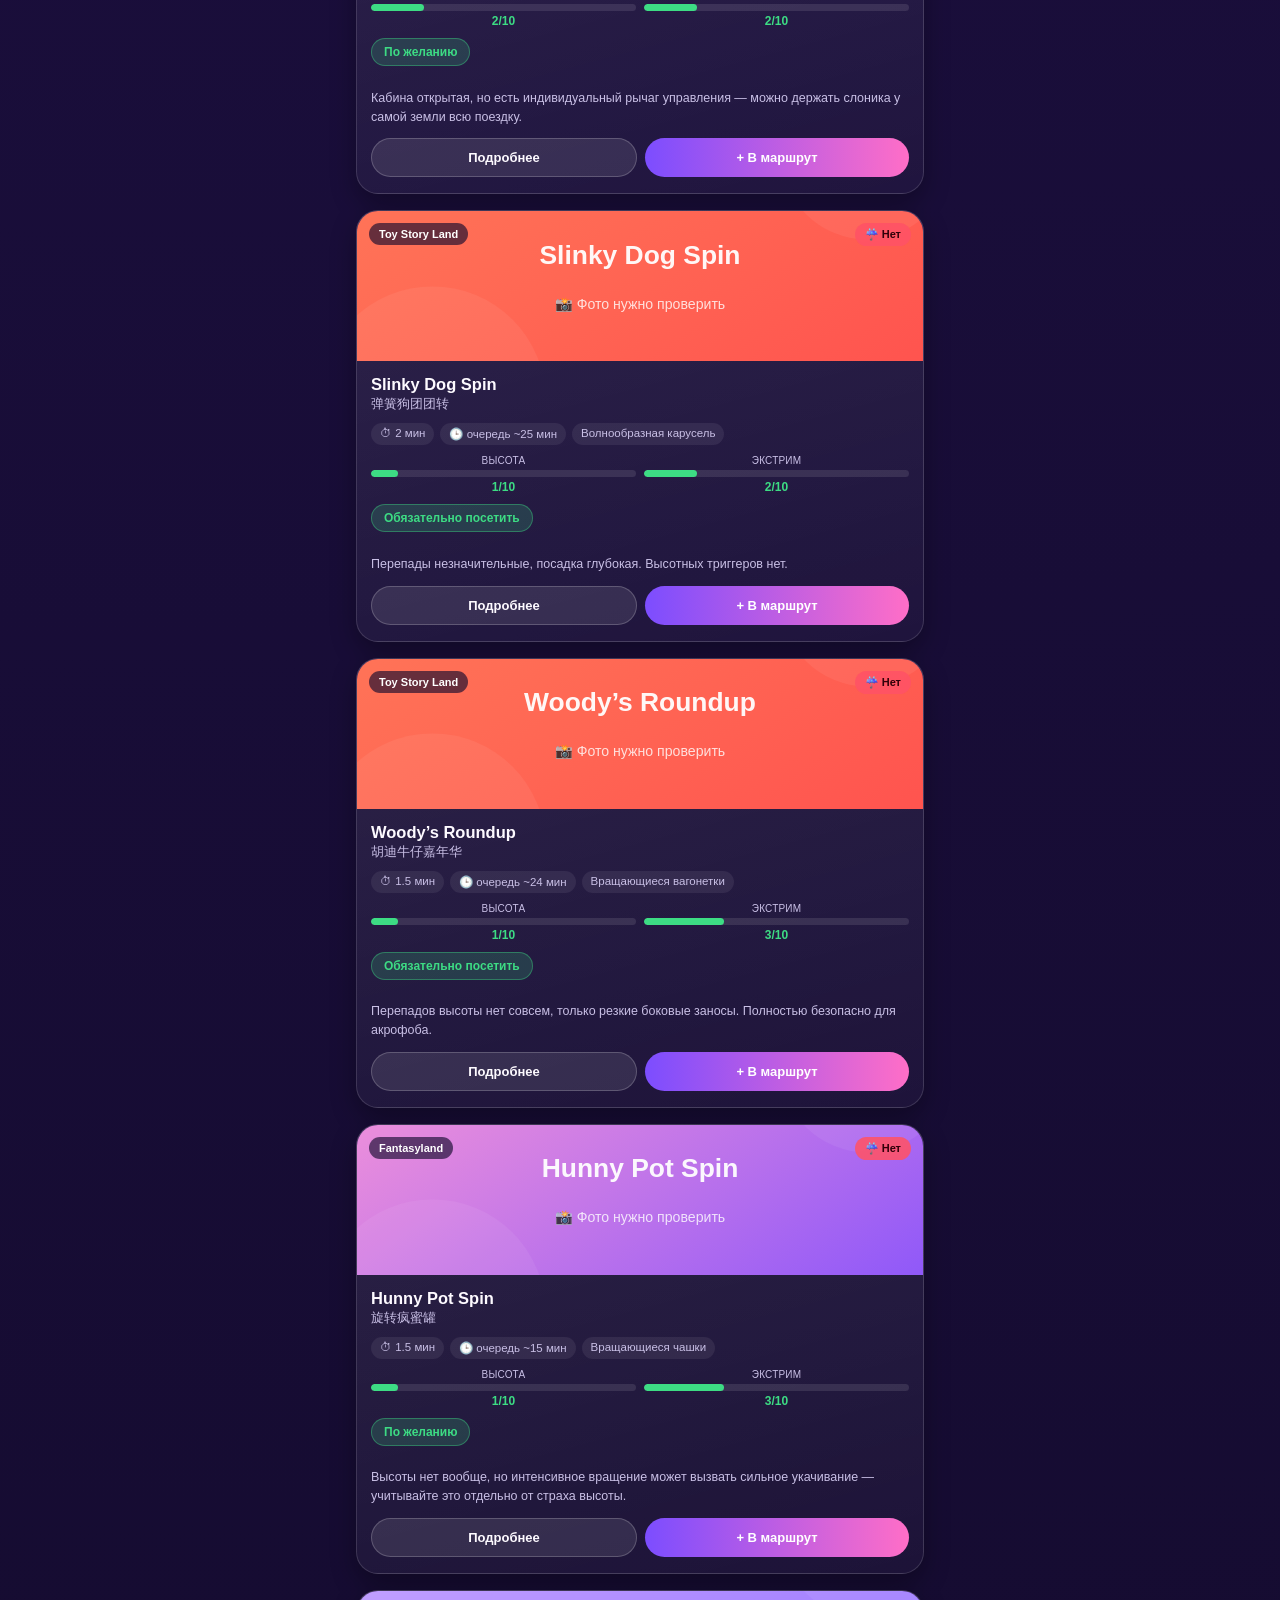
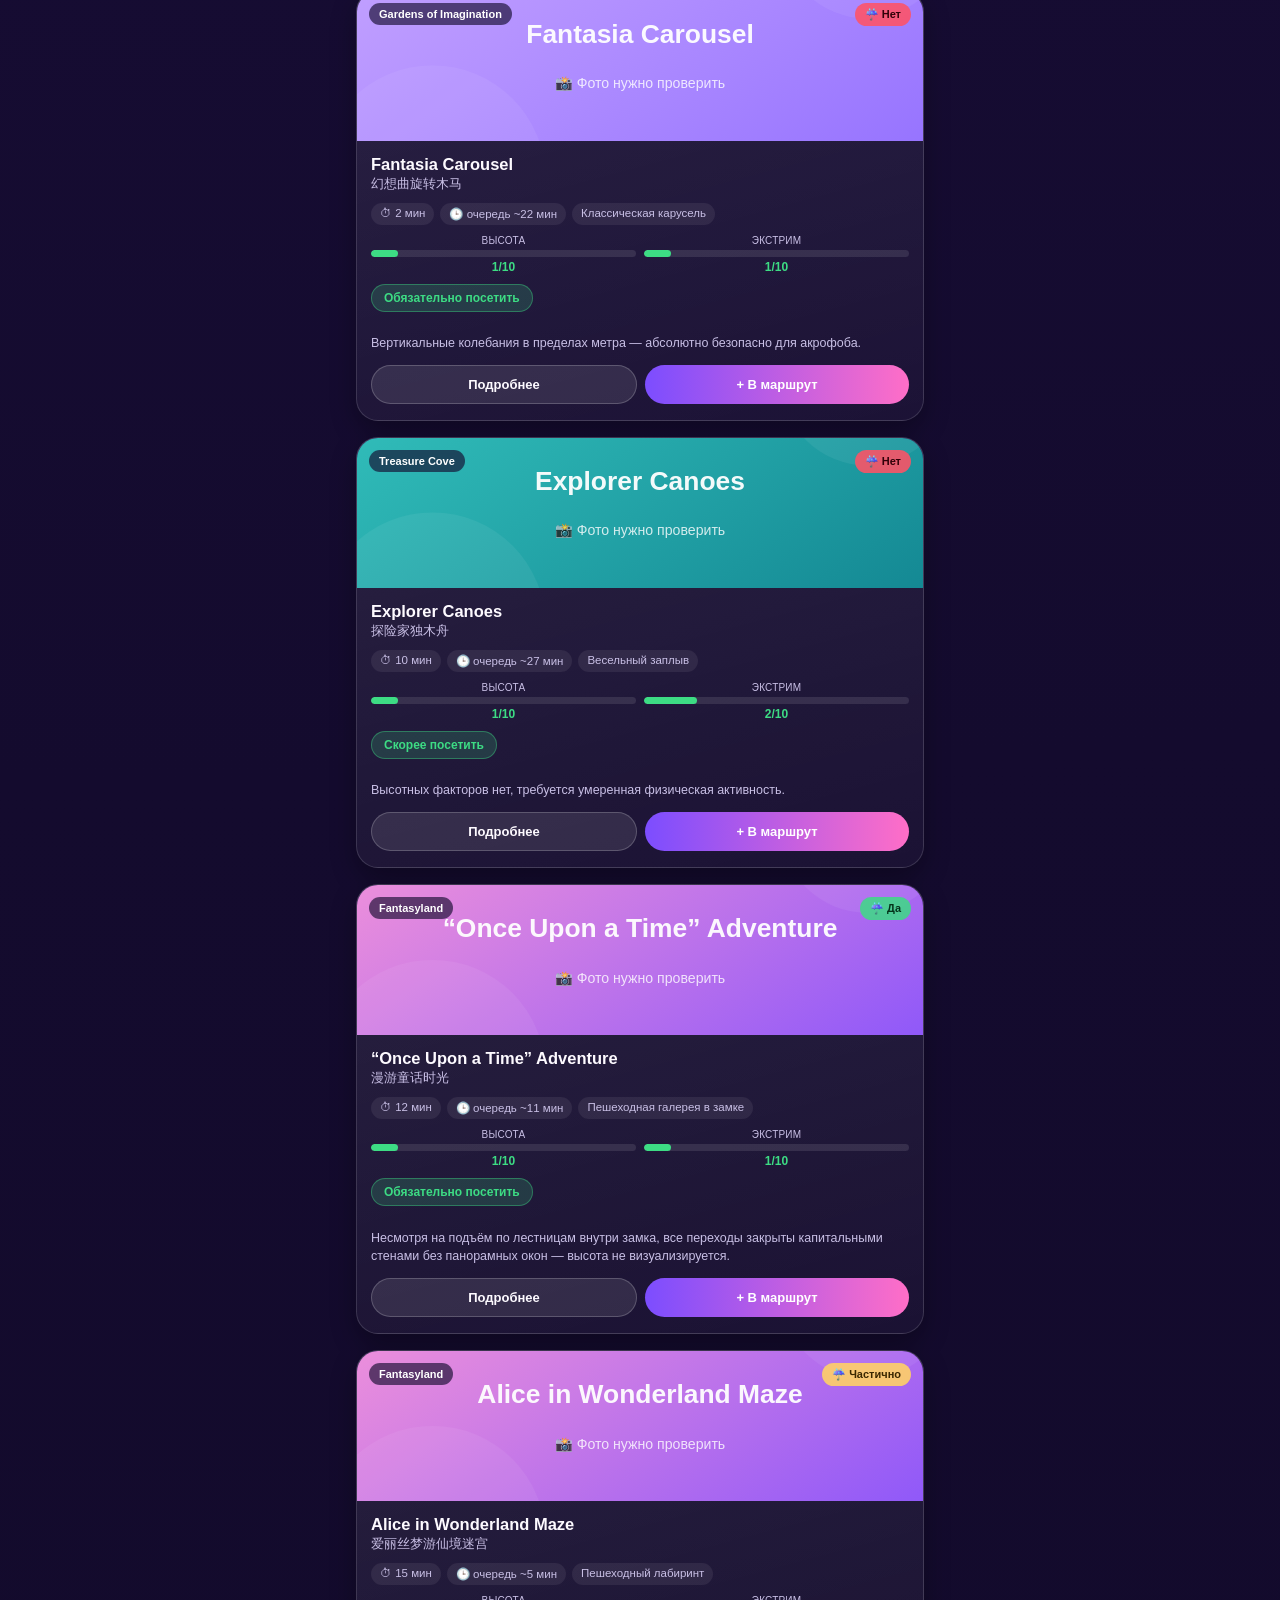
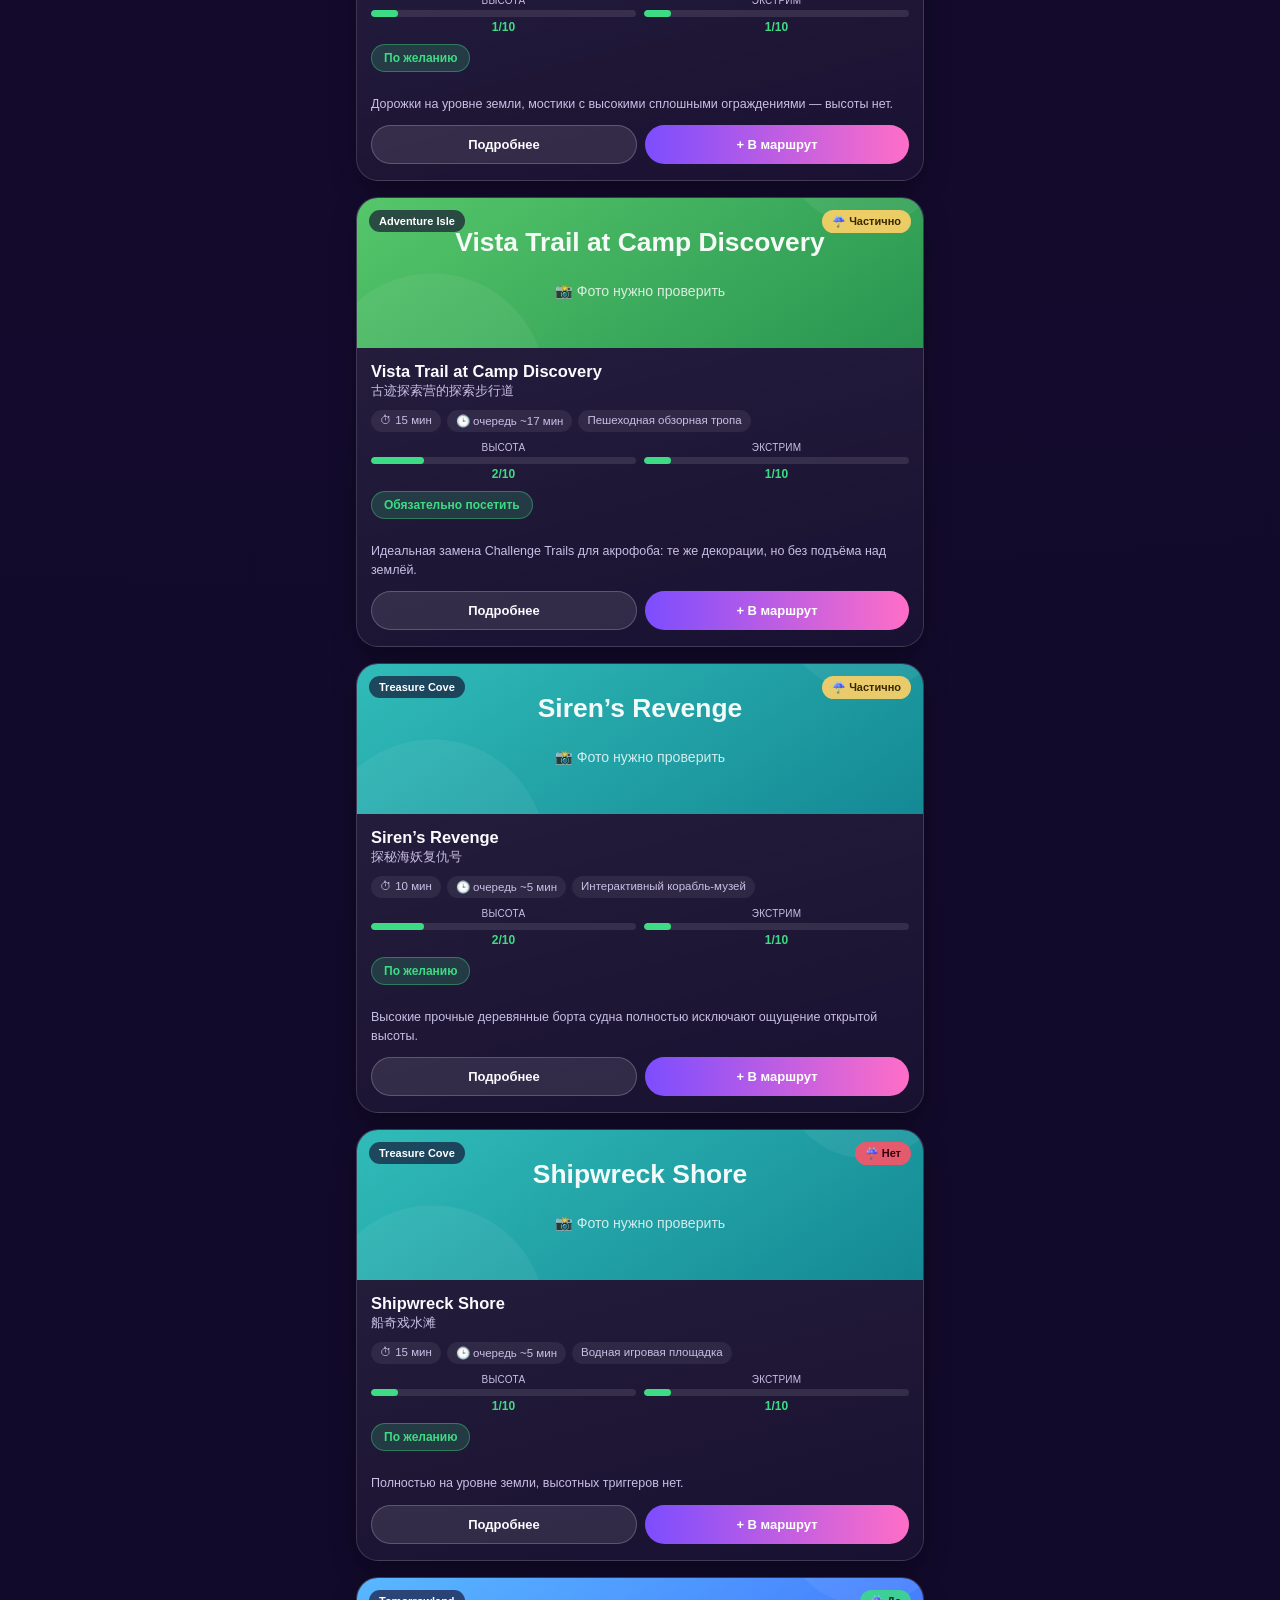
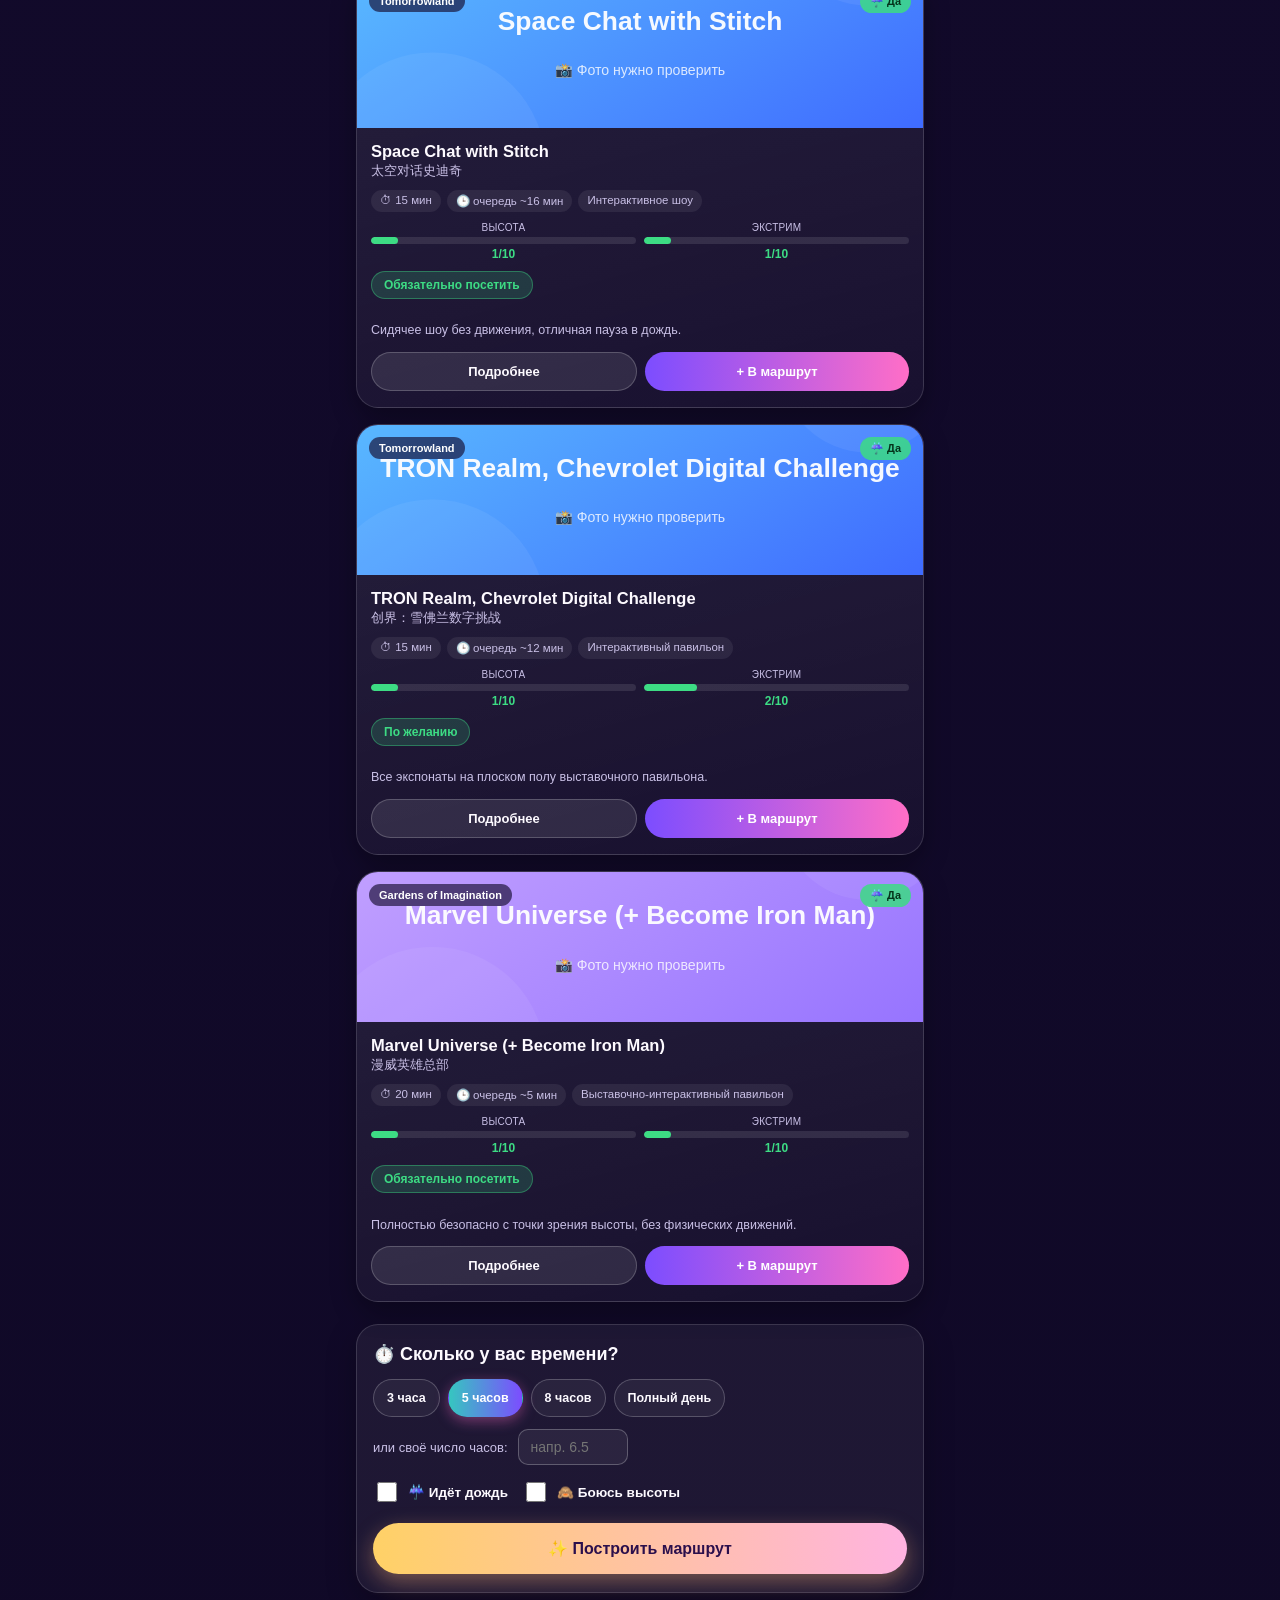
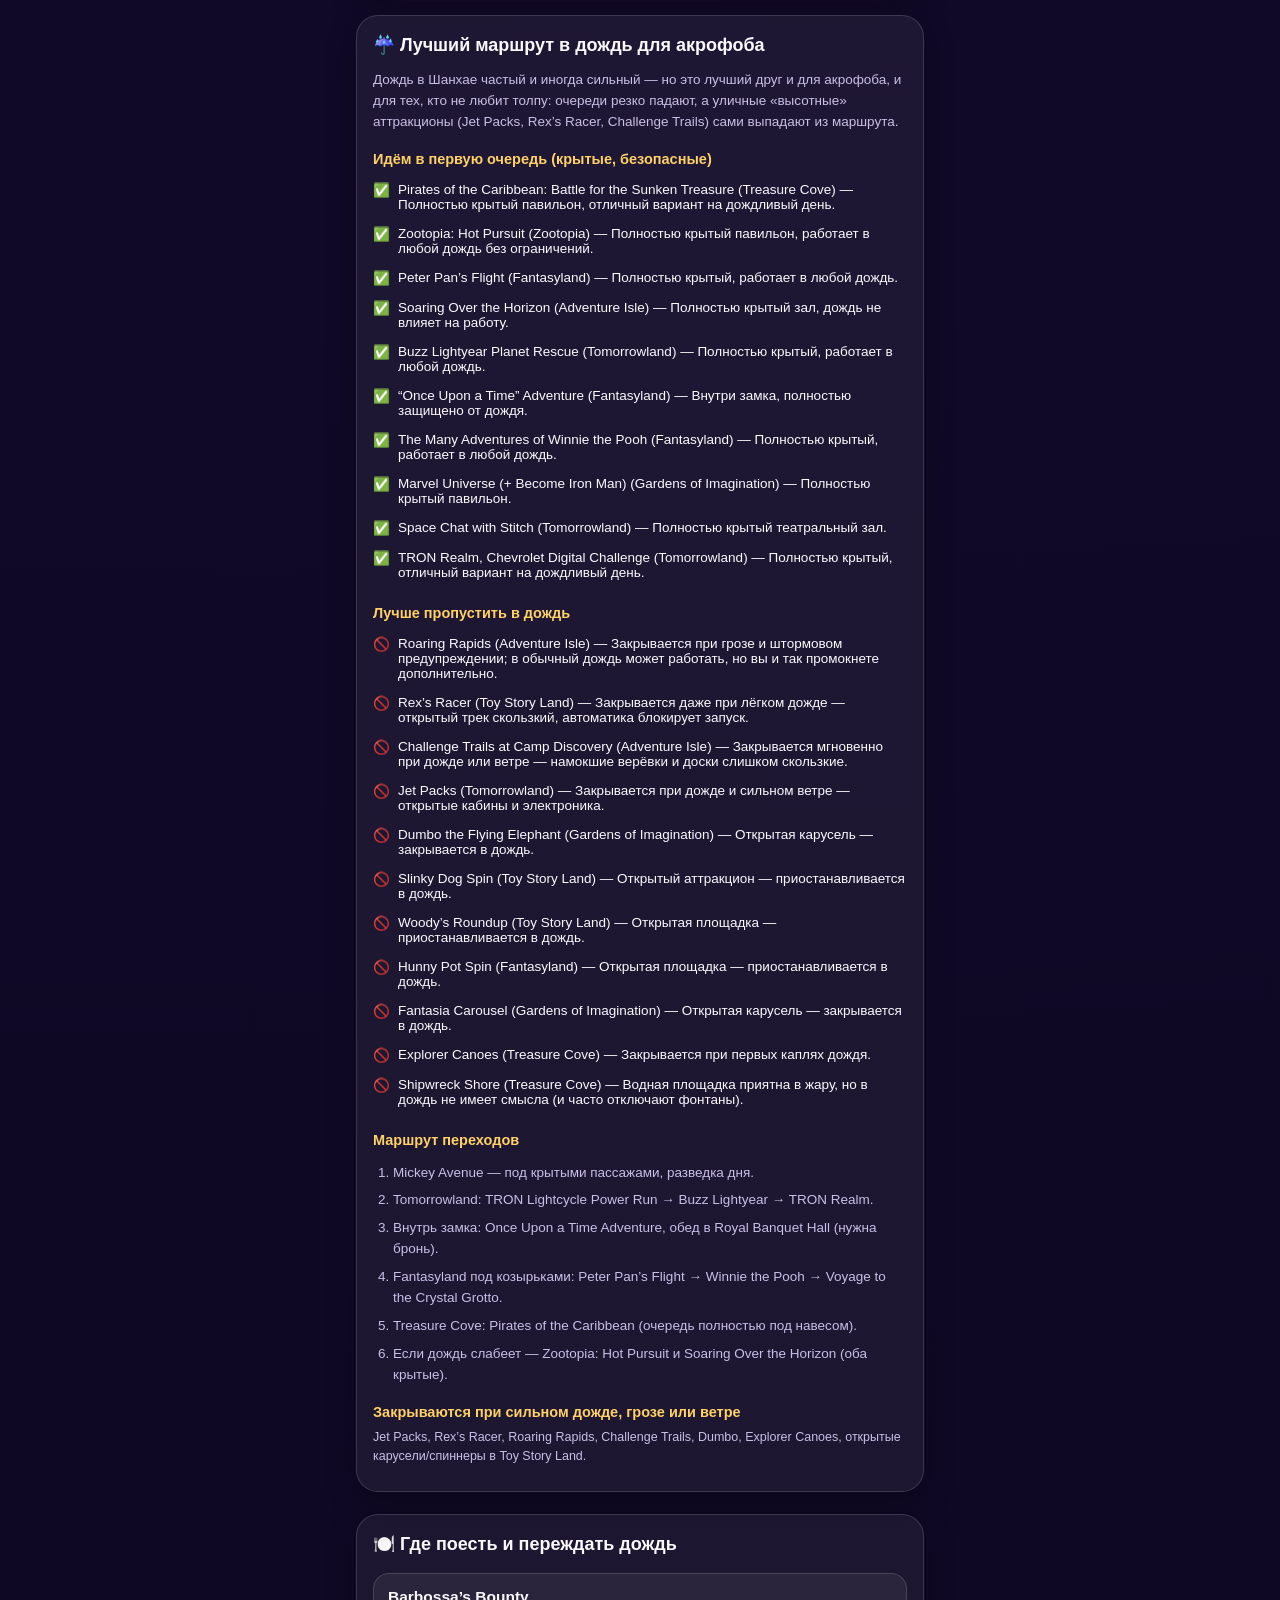
<file: fun-trip/index.html>
<!DOCTYPE html>
<html lang="ru">
<head>
<meta charset="UTF-8" />
<meta name="viewport" content="width=device-width, initial-scale=1, viewport-fit=cover, maximum-scale=1" />
<title>Shanghai Disneyland — Rain &amp; Height Fear Guide</title>
<link rel="stylesheet" href="styles.css" />
</head>
<body>

<div class="stars-bg" aria-hidden="true"></div>

<!-- ===== HERO ===== -->
<header class="hero">
  <div class="hero-stars" aria-hidden="true">✦ ✧ ✦ ✧ ✦</div>
  <h1 class="hero-title">Shanghai Disneyland<br><span>Rain &amp; Height Fear Guide</span></h1>
  <p class="hero-subtitle">
    Интерактивный гид по аттракционам Shanghai Disneyland: что работает в дождь,
    что безопасно при боязни высоты, и как построить идеальный маршрут на ваше время.
  </p>
  <div class="hero-badges">
    <span class="badge badge-rain">☔ Дождь</span>
    <span class="badge badge-height">🙈 Без высоты</span>
    <span class="badge badge-route">🗺️ Маршрут на 5 часов</span>
    <span class="badge badge-show">🎆 Вечернее шоу</span>
  </div>
  <button class="cta-btn hero-cta" data-scroll-to="route-builder">✨ Построить маршрут</button>
</header>

<!-- ===== STICKY NAV ===== -->
<nav class="sticky-nav" id="sticky-nav">
  <button data-scroll-to="filters-panel">Фильтры</button>
  <button data-scroll-to="cards-section">Аттракционы</button>
  <button data-scroll-to="route-builder">Маршрут</button>
  <button data-scroll-to="rain-route">Дождь</button>
  <button data-scroll-to="food-section">Еда</button>
  <button data-scroll-to="show-section">Шоу</button>
</nav>

<main>

<!-- ===== FILTERS ===== -->
<section class="panel" id="filters-panel">
  <h2 class="panel-title">🔍 Быстрые фильтры</h2>

  <div class="search-row">
    <input type="text" id="ride-search" placeholder="Поиск аттракциона по имени…" autocomplete="off" />
    <button class="search-clear-btn" id="search-clear" hidden>✕</button>
  </div>

  <div class="filter-group">
    <span class="filter-label">Работает в дождь</span>
    <div class="chip-row" data-filter-group="rain">
      <button class="chip" data-value="yes">Да</button>
      <button class="chip" data-value="partial">Частично</button>
      <button class="chip" data-value="no">Нет</button>
    </div>
  </div>

  <div class="filter-group">
    <span class="filter-label">Страх высоты</span>
    <div class="chip-row" data-filter-group="heightFear">
      <button class="chip chip-green" data-value="1-3">1–3 спокойно</button>
      <button class="chip chip-yellow" data-value="4-6">4–6 дискомфорт</button>
      <button class="chip chip-orange" data-value="7-8">7–8 риск паники</button>
      <button class="chip chip-red" data-value="9-10">9–10 пропустить</button>
    </div>
  </div>

  <div class="filter-group">
    <span class="filter-label">Вердикт для акрофоба</span>
    <div class="chip-row" data-filter-group="verdict">
      <button class="chip" data-value="Обязательно посетить">Обязательно</button>
      <button class="chip" data-value="Скорее посетить">Скорее да</button>
      <button class="chip" data-value="По желанию">По желанию</button>
      <button class="chip" data-value="С осторожностью">С осторожностью</button>
      <button class="chip" data-value="Лучше пропустить">Пропустить</button>
    </div>
  </div>

  <div class="filter-group">
    <span class="filter-label">Зона парка</span>
    <div class="chip-row" data-filter-group="zone">
      <!-- заполняется через JS из ZONE_ORDER -->
    </div>
  </div>

  <div class="filter-group">
    <span class="filter-label">Средняя очередь</span>
    <div class="chip-row" data-filter-group="wait">
      <button class="chip" data-value="0-15">до 15 мин</button>
      <button class="chip" data-value="15-30">15–30 мин</button>
      <button class="chip" data-value="30-60">30–60 мин</button>
      <button class="chip" data-value="60-999">60+ мин</button>
    </div>
  </div>

  <div class="filter-group">
    <span class="filter-label">Тип</span>
    <div class="chip-row" data-filter-group="type">
      <button class="chip" data-value="indoor">Indoor</button>
      <button class="chip" data-value="outdoor">Outdoor</button>
      <button class="chip" data-value="water">Water</button>
      <button class="chip" data-value="dark-ride">Dark ride</button>
      <button class="chip" data-value="coaster">Coaster</button>
      <button class="chip" data-value="show">Show</button>
      <button class="chip" data-value="walk-through">Walk-through</button>
    </div>
  </div>

  <div class="filter-actions">
    <button class="reset-btn" id="reset-filters">↺ Сбросить фильтры</button>
    <span class="counter" id="results-counter">Показано 0 из 0</span>
  </div>
</section>

<!-- ===== LEGEND ===== -->
<section class="panel legend-panel">
  <h2 class="panel-title">🌡️ Шкала рейтингов</h2>
  <div class="legend-row"><span class="legend-dot legend-green"></span> 1–3 — комфортно</div>
  <div class="legend-row"><span class="legend-dot legend-yellow"></span> 4–6 — может быть дискомфорт</div>
  <div class="legend-row"><span class="legend-dot legend-orange"></span> 7–8 — риск паники</div>
  <div class="legend-row"><span class="legend-dot legend-red"></span> 9–10 — лучше пропустить</div>
</section>

<!-- ===== CARDS ===== -->
<section id="cards-section">
  <div class="empty-state" id="empty-state" hidden>
    <p>😢 Ничего не найдено</p>
    <p class="empty-sub">Попробуйте сбросить фильтры</p>
  </div>
  <div class="cards-grid" id="cards-grid"></div>
</section>

<!-- ===== ROUTE BUILDER ===== -->
<section class="panel route-panel" id="route-builder">
  <h2 class="panel-title">⏱️ Сколько у вас времени?</h2>

  <div class="chip-row" id="hours-row">
    <button class="chip" data-hours="3">3 часа</button>
    <button class="chip" data-hours="5">5 часов</button>
    <button class="chip" data-hours="8">8 часов</button>
    <button class="chip" data-hours="10">Полный день</button>
  </div>
  <div class="custom-hours-row">
    <label for="custom-hours">или своё число часов:</label>
    <input type="number" id="custom-hours" min="1" max="14" step="0.5" placeholder="напр. 6.5" />
  </div>

  <div class="toggle-row">
    <label class="toggle"><input type="checkbox" id="toggle-rain" /> ☔ Идёт дождь</label>
    <label class="toggle"><input type="checkbox" id="toggle-acrophobia" /> 🙈 Боюсь высоты</label>
  </div>

  <button class="cta-btn" id="build-route-btn">✨ Построить маршрут</button>

  <div id="route-result"></div>
</section>

<!-- ===== RAIN ROUTE ===== -->
<section class="panel rain-panel" id="rain-route">
  <h2 class="panel-title">☔ Лучший маршрут в дождь для акрофоба</h2>
  <p class="panel-text">
    Дождь в Шанхае частый и иногда сильный — но это лучший друг и для акрофоба, и для тех, кто не любит толпу:
    очереди резко падают, а уличные «высотные» аттракционы (Jet Packs, Rex’s Racer, Challenge Trails) сами выпадают из маршрута.
  </p>

  <h3 class="sub-title">Идём в первую очередь (крытые, безопасные)</h3>
  <ul class="check-list" id="rain-go-list"></ul>

  <h3 class="sub-title">Лучше пропустить в дождь</h3>
  <ul class="cross-list" id="rain-skip-list"></ul>

  <h3 class="sub-title">Маршрут переходов</h3>
  <ol class="route-steps">
    <li>Mickey Avenue — под крытыми пассажами, разведка дня.</li>
    <li>Tomorrowland: TRON Lightcycle Power Run → Buzz Lightyear → TRON Realm.</li>
    <li>Внутрь замка: Once Upon a Time Adventure, обед в Royal Banquet Hall (нужна бронь).</li>
    <li>Fantasyland под козырьками: Peter Pan’s Flight → Winnie the Pooh → Voyage to the Crystal Grotto.</li>
    <li>Treasure Cove: Pirates of the Caribbean (очередь полностью под навесом).</li>
    <li>Если дождь слабеет — Zootopia: Hot Pursuit и Soaring Over the Horizon (оба крытые).</li>
  </ol>

  <h3 class="sub-title">Закрываются при сильном дожде, грозе или ветре</h3>
  <p class="panel-text small">Jet Packs, Rex’s Racer, Roaring Rapids, Challenge Trails, Dumbo, Explorer Canoes, открытые карусели/спиннеры в Toy Story Land.</p>
</section>

<!-- ===== FOOD ===== -->
<section class="panel food-panel" id="food-section">
  <h2 class="panel-title">🍽️ Где поесть и переждать дождь</h2>
  <div class="cards-grid" id="food-grid"></div>
</section>

<!-- ===== EVENING SHOW ===== -->
<section class="panel show-panel" id="show-section">
  <h2 class="panel-title">🎆 Не пропустить вечернее шоу</h2>
  <div id="show-content"></div>
</section>

<!-- ===== DPA ===== -->
<section class="panel dpa-panel" id="dpa-section">
  <h2 class="panel-title">🎫 Стоит ли покупать Premier Access?</h2>
  <div id="dpa-content"></div>
</section>

<footer class="footer">
  <p>Данные собраны из аналитических материалов и публичных источников. Очереди и расписание шоу могут меняться —
  всегда проверяйте актуальную информацию в официальном приложении Shanghai Disney Resort в день визита.</p>
  <p class="footer-img-note">Фото на карточках — сгенерированные плейсхолдеры («Фото нужно проверить»), реальные изображения не использовались по причине авторских прав.</p>
</footer>

</main>

<!-- ===== STICKY CTA ===== -->
<div class="sticky-cta-bar">
  <button class="sticky-cta" id="sticky-build-route">✨ Построить маршрут <span id="route-pin-count"></span></button>
</div>

<!-- ===== BOTTOM SHEET ===== -->
<div class="sheet-overlay" id="sheet-overlay">
  <div class="bottom-sheet" id="bottom-sheet">
    <div class="sheet-handle"></div>
    <div class="sheet-content" id="sheet-content"></div>
  </div>
</div>

<!-- ===== TOAST ===== -->
<div class="toast" id="toast"></div>

<script src="data.js"></script>
<script src="app.js"></script>
</body>
</html>
</file>
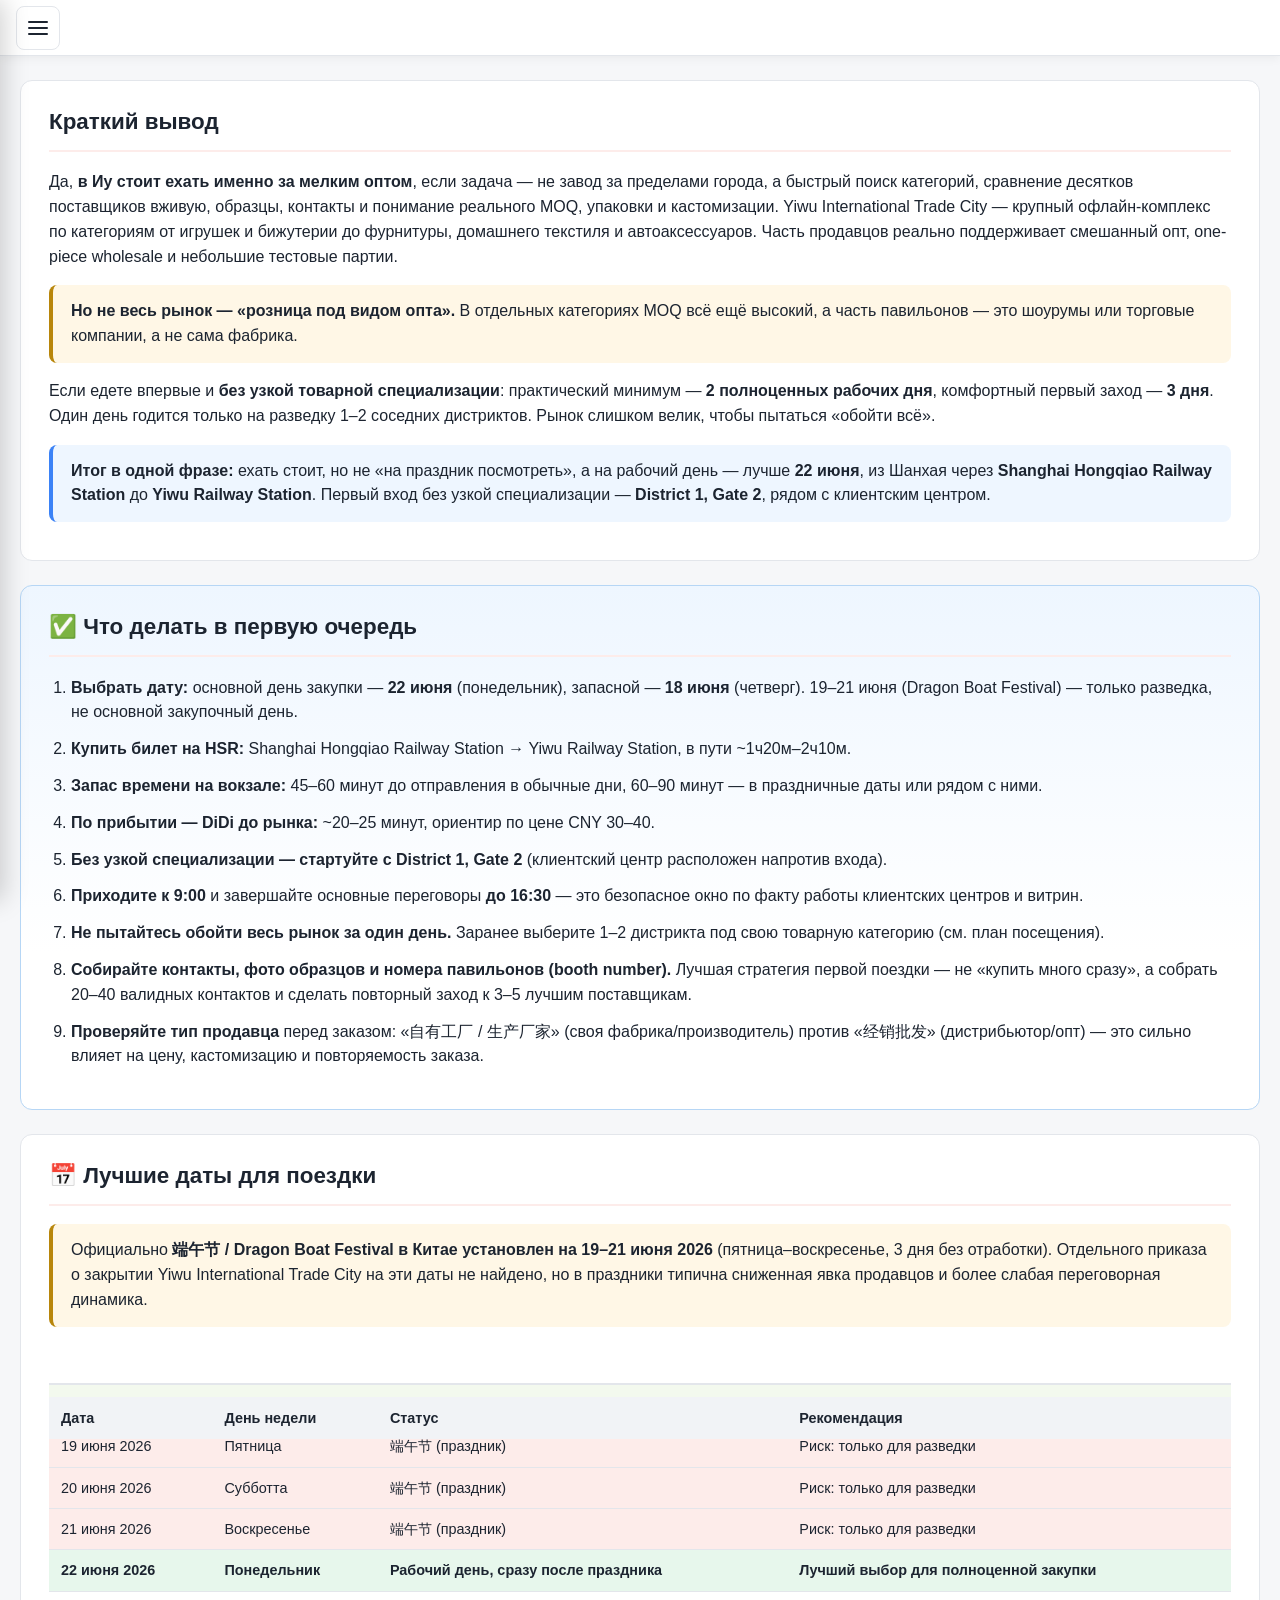
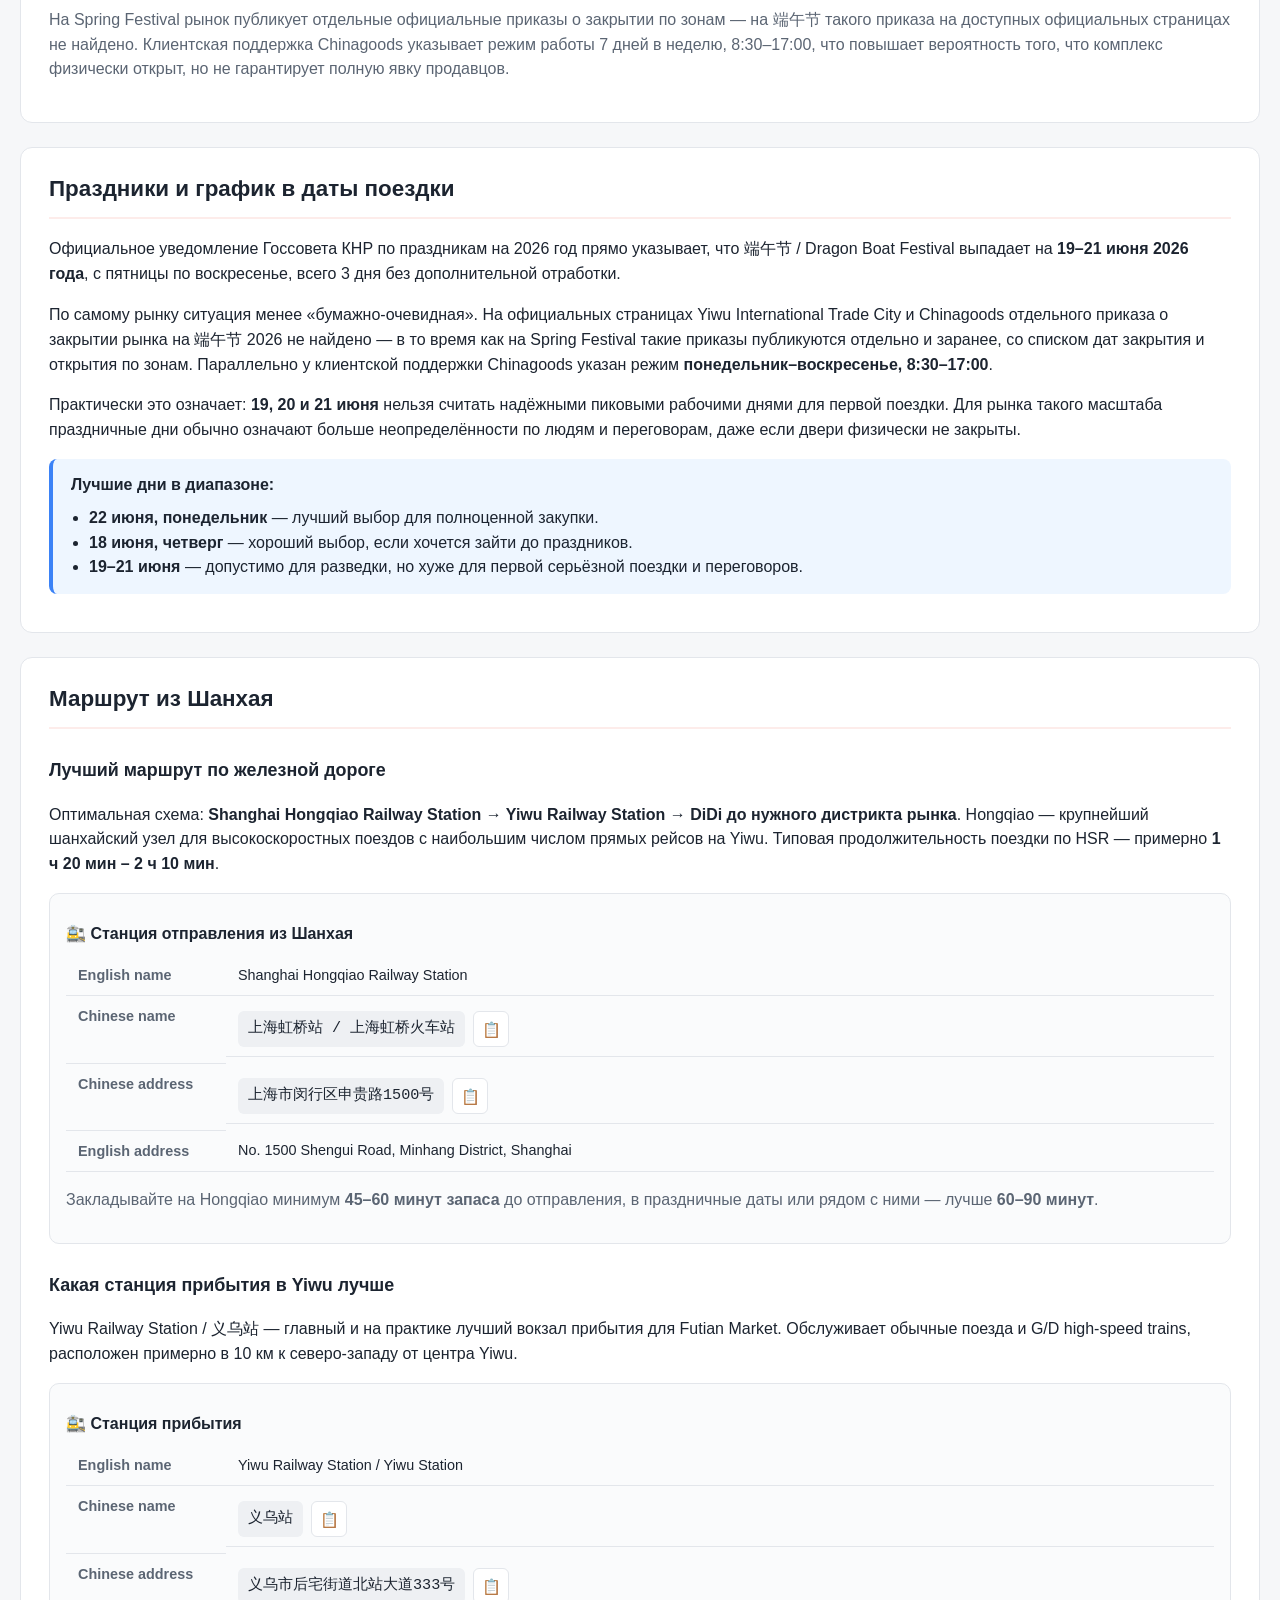
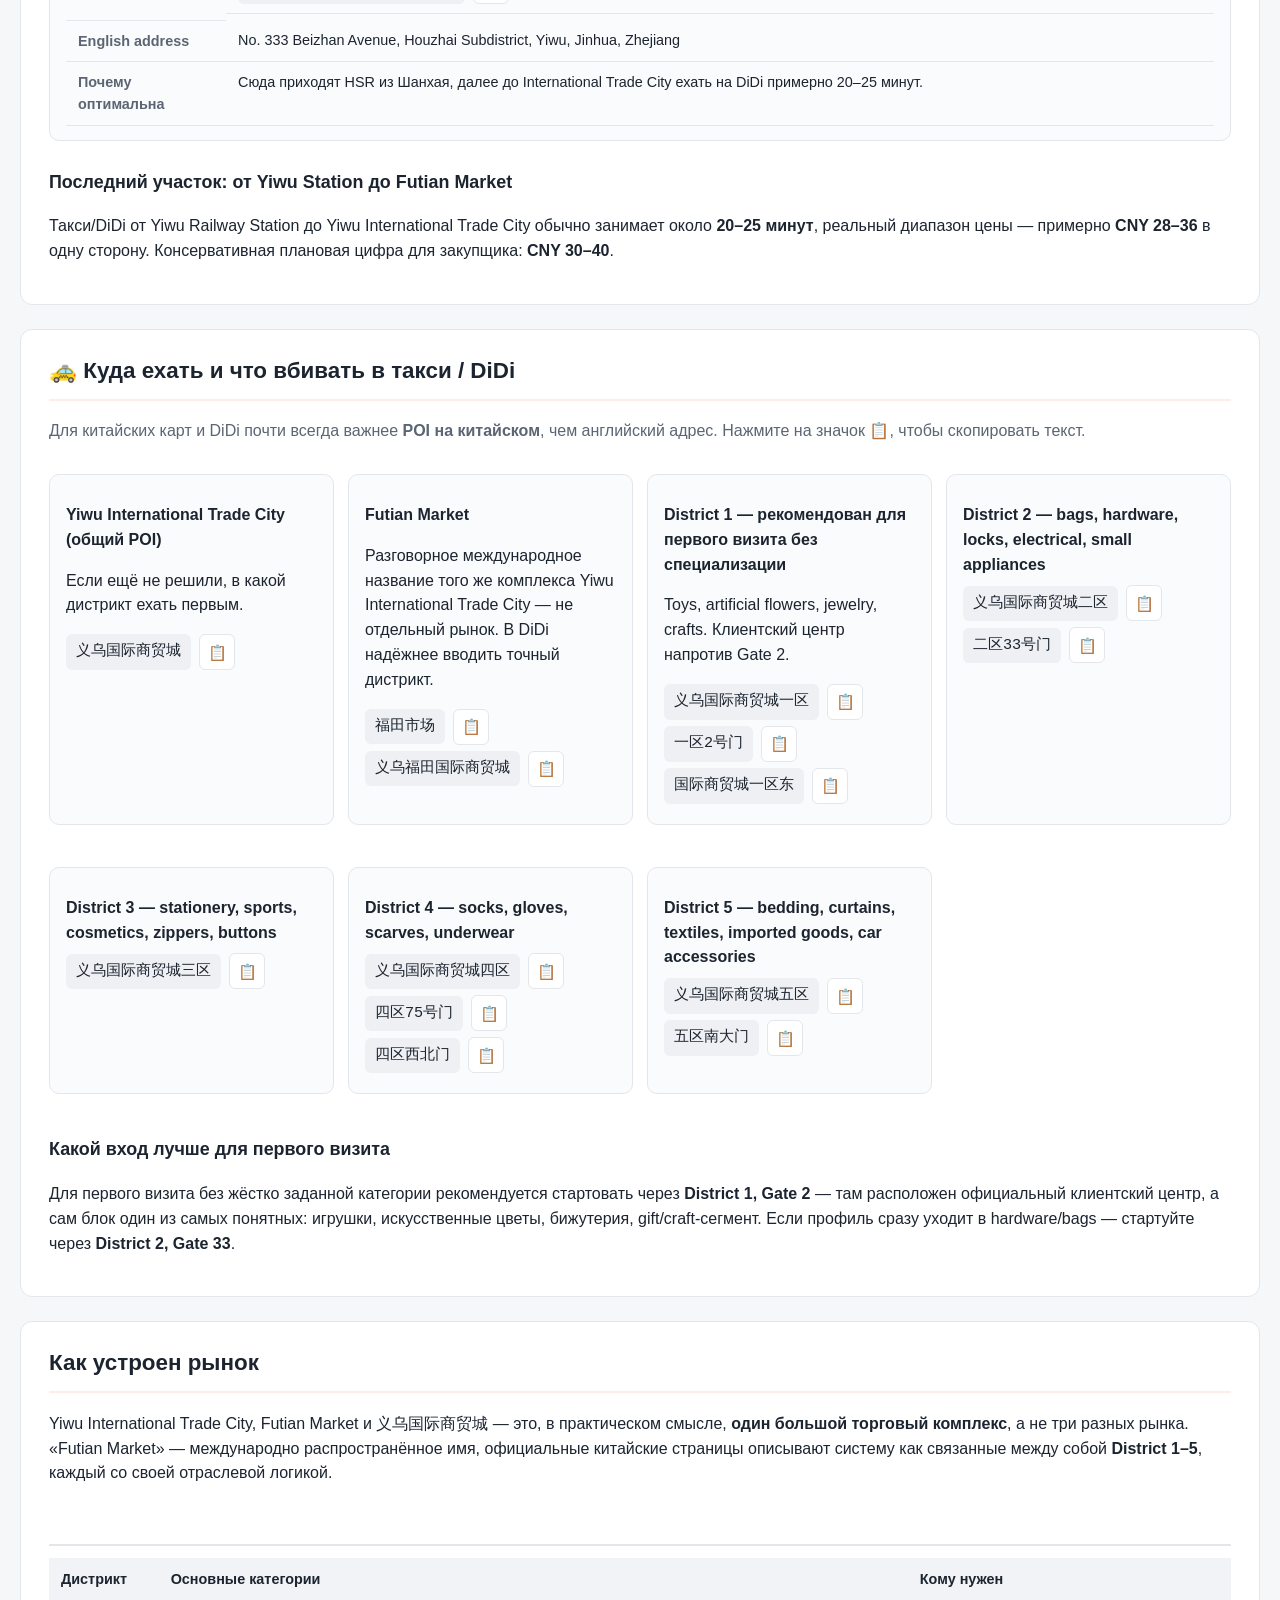
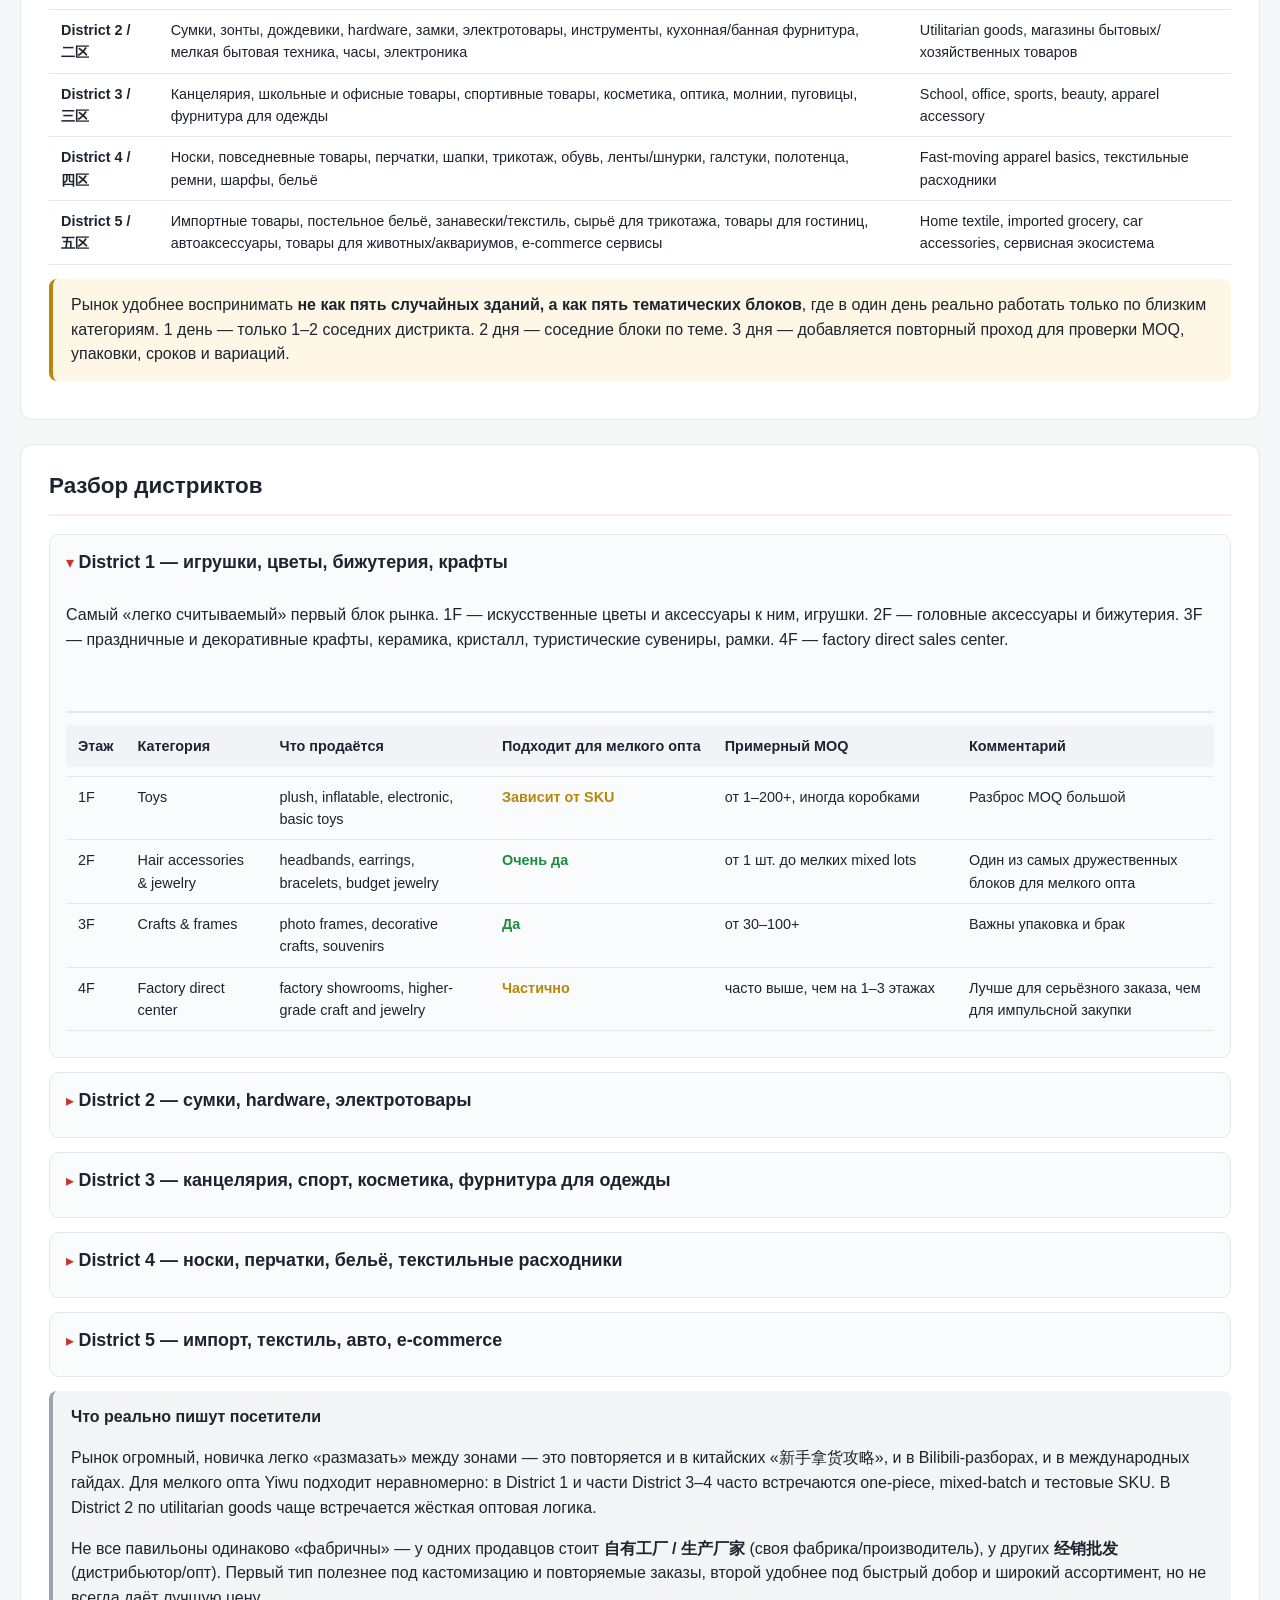
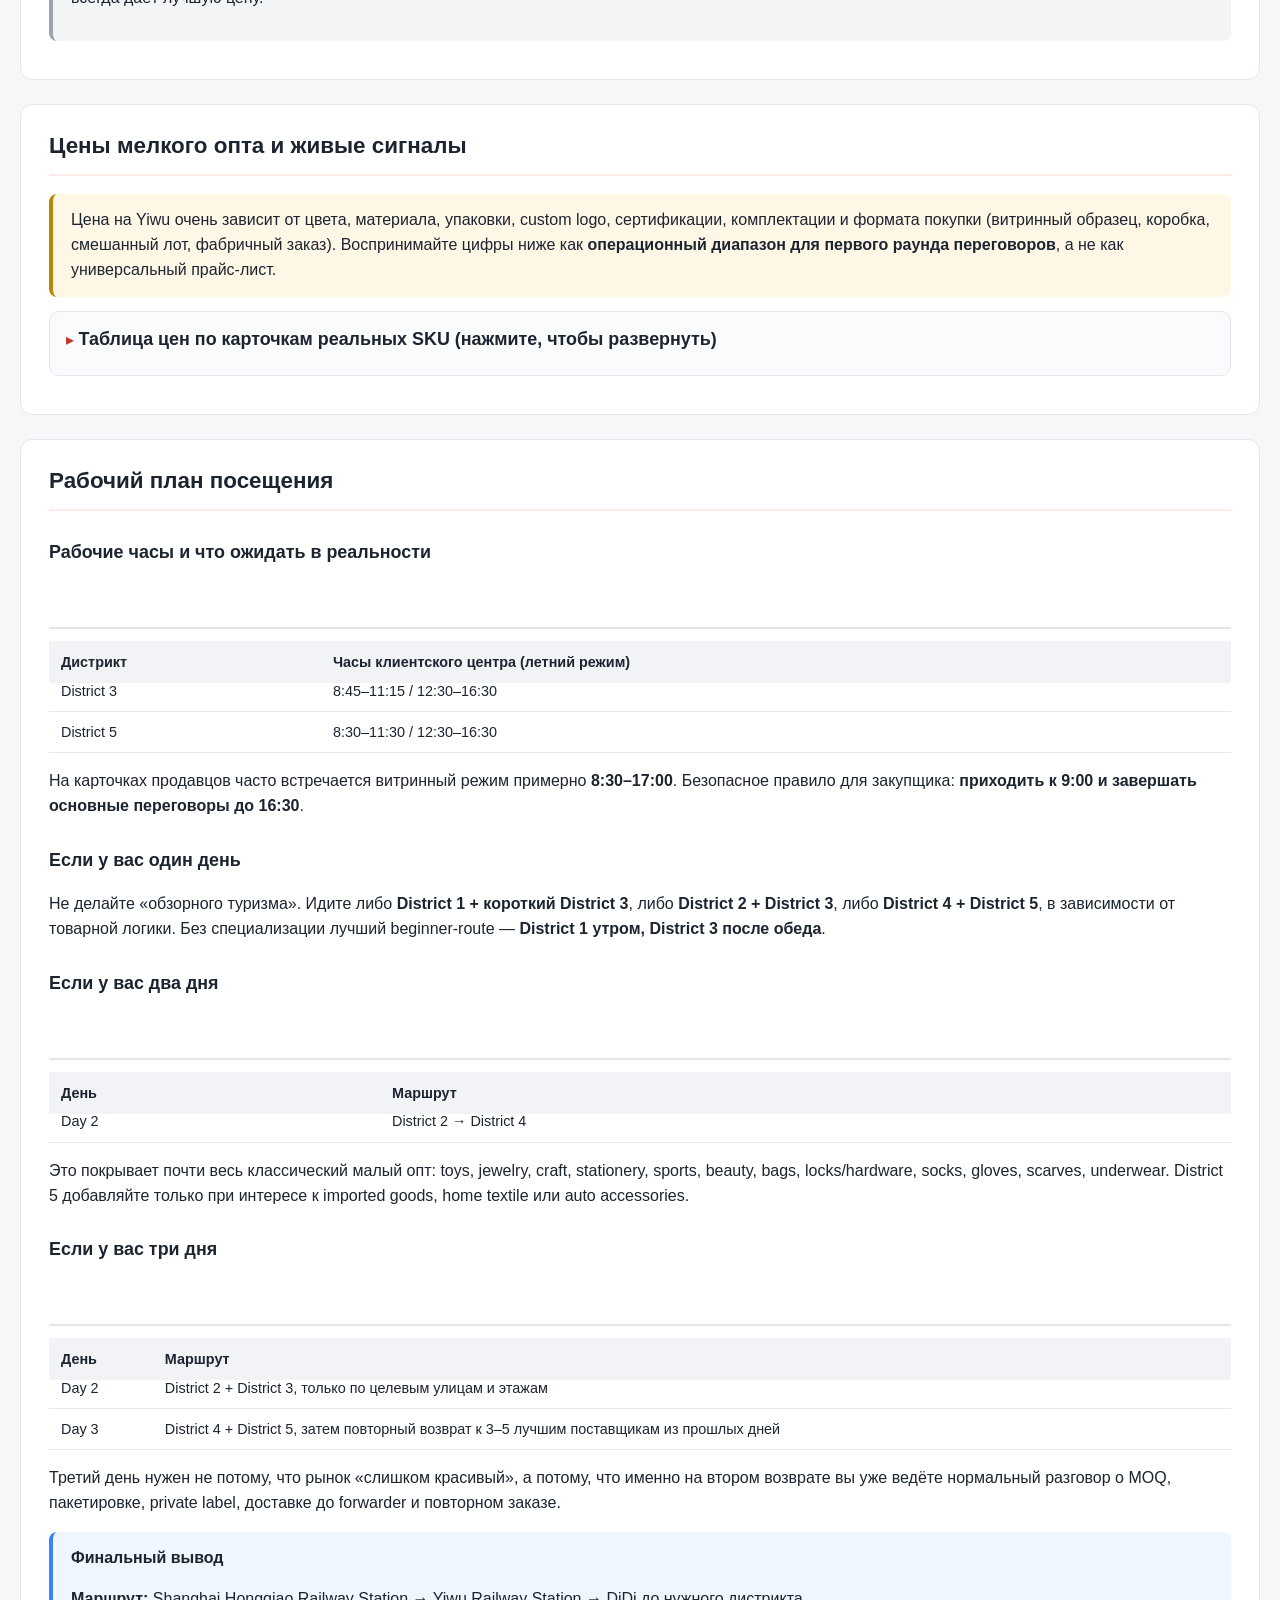
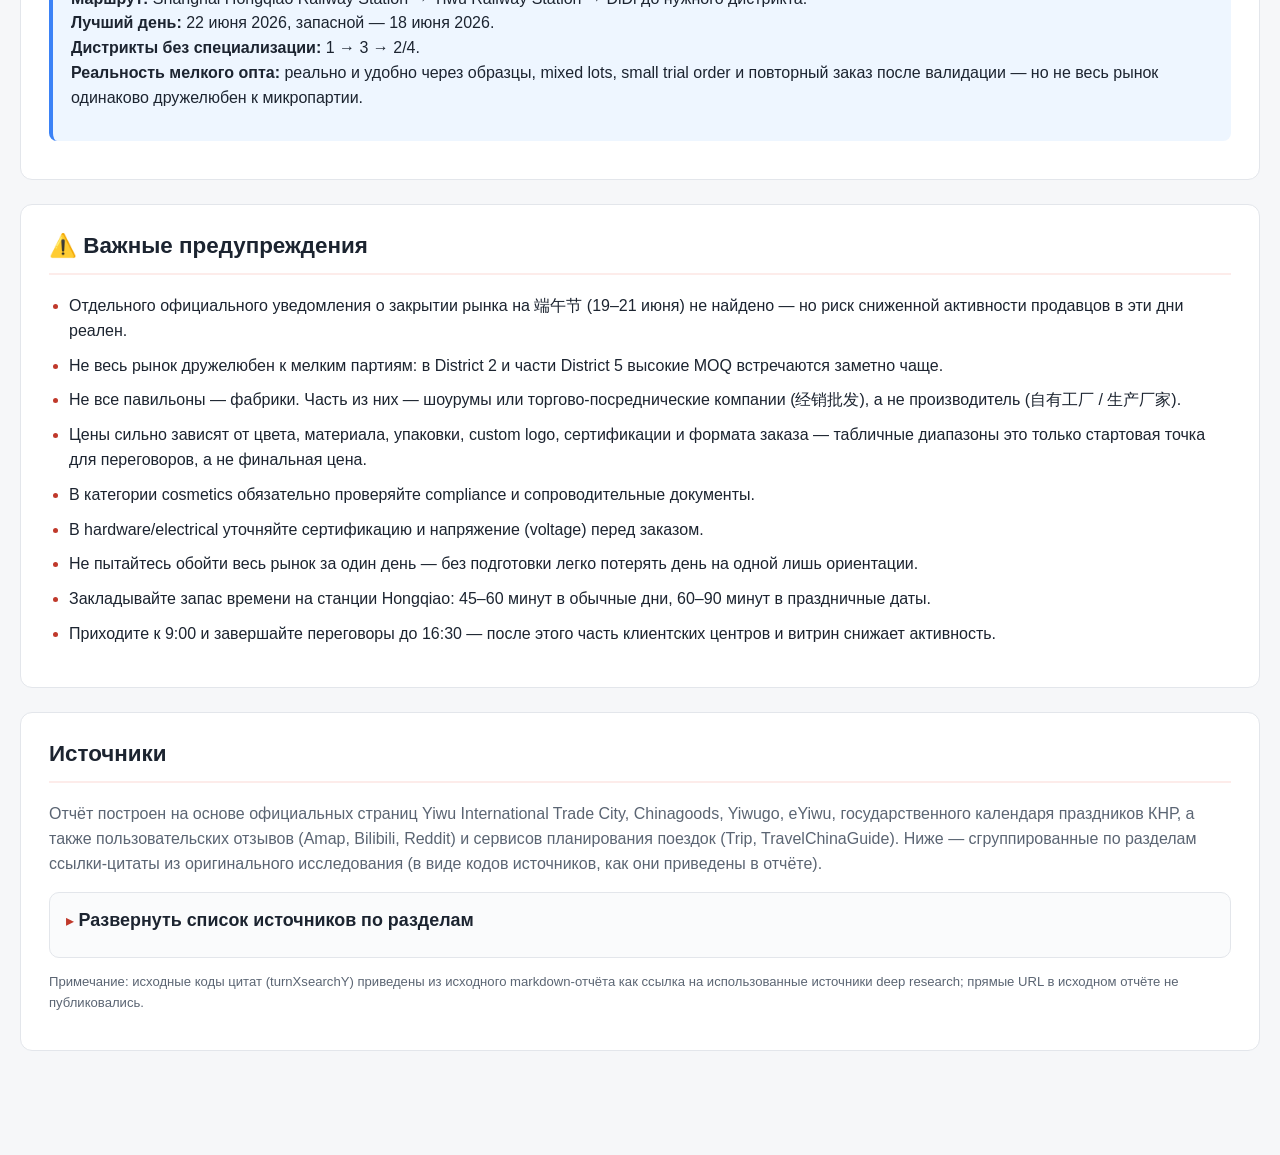
<file: cargo-report/yiwu/index.html>
<!DOCTYPE html>
<html lang="ru">
<head>
<meta charset="UTF-8">
<meta name="viewport" content="width=device-width, initial-scale=1.0">
<title>Yiwu / Futian Market — отчет для поездки 18-22 июня 2026</title>
<link rel="stylesheet" href="styles.css">
</head>
<body>

<header class="topbar">
  <div class="topbar-inner">
    <button class="nav-toggle" id="navToggle" aria-label="Открыть меню" aria-expanded="false" aria-controls="navPanel">
      <span class="hamburger-icon" aria-hidden="true"></span>
    </button>
  </div>
</header>

<div class="nav-backdrop" id="navBackdrop"></div>

<aside class="nav-panel" id="navPanel" aria-hidden="true" aria-label="Меню отчета" inert>
  <div class="nav-panel-header">
    <div class="brand">
      <span class="brand-title">Yiwu / Futian Market</span>
      <span class="brand-sub">Отчет для поездки · 18–22 июня 2026 · <a href="../index.html">← Cargo-отчет</a></span>
    </div>
    <button class="nav-close" id="navClose" aria-label="Закрыть меню">✕</button>
  </div>

  <div class="search-wrap">
    <input type="search" id="searchInput" placeholder="Поиск по отчету… (например: MOQ, District 2, DiDi)" aria-label="Поиск по странице">
    <span id="searchCount" class="search-count"></span>
  </div>

  <div class="topic-filters" id="topicFilters">
    <span class="topic-label">Быстрые темы:</span>
    <button class="topic-btn active" data-topic="all">Все</button>
    <button class="topic-btn" data-topic="dates">Даты</button>
    <button class="topic-btn" data-topic="routes">Маршруты</button>
    <button class="topic-btn" data-topic="addresses">Адреса</button>
    <button class="topic-btn" data-topic="markets">Рынки</button>
    <button class="topic-btn" data-topic="recommendations">Рекомендации</button>
  </div>

  <nav class="sidenav" aria-label="Навигация по разделам">
    <a href="#summary" class="nav-link">Краткий вывод</a>
    <a href="#priority" class="nav-link">Что делать первым делом</a>
    <a href="#best-dates" class="nav-link">Лучшие даты</a>
    <a href="#dates" class="nav-link">Праздники и график</a>
    <a href="#routes" class="nav-link">Маршрут из Шанхая</a>
    <a href="#taxi" class="nav-link">Куда ехать / DiDi</a>
    <a href="#market-structure" class="nav-link">Как устроен рынок</a>
    <a href="#districts" class="nav-link">Разбор дистриктов</a>
    <a href="#prices" class="nav-link">Цены мелкого опта</a>
    <a href="#plan" class="nav-link">План посещения</a>
    <a href="#warnings" class="nav-link">Важные предупреждения</a>
    <a href="#sources" class="nav-link">Источники</a>
  </nav>
</aside>

<div class="layout">
  <main class="content" id="content">

    <section id="summary" class="card" data-topics="dates routes markets recommendations">
      <h2>Краткий вывод</h2>
      <p>Да, <strong>в Иу стоит ехать именно за мелким оптом</strong>, если задача — не завод за пределами города, а быстрый поиск категорий, сравнение десятков поставщиков вживую, образцы, контакты и понимание реального MOQ, упаковки и кастомизации. Yiwu International Trade City — крупный офлайн-комплекс по категориям от игрушек и бижутерии до фурнитуры, домашнего текстиля и автоаксессуаров. Часть продавцов реально поддерживает смешанный опт, one-piece wholesale и небольшие тестовые партии.</p>
      <div class="callout warning">
        <strong>Но не весь рынок — «розница под видом опта».</strong> В отдельных категориях MOQ всё ещё высокий, а часть павильонов — это шоурумы или торговые компании, а не сама фабрика.
      </div>
      <p>Если едете впервые и <strong>без узкой товарной специализации</strong>: практический минимум — <strong>2 полноценных рабочих дня</strong>, комфортный первый заход — <strong>3 дня</strong>. Один день годится только на разведку 1–2 соседних дистриктов. Рынок слишком велик, чтобы пытаться «обойти всё».</p>
      <div class="callout highlight">
        <strong>Итог в одной фразе:</strong> ехать стоит, но не «на праздник посмотреть», а на рабочий день — лучше <strong>22 июня</strong>, из Шанхая через <strong>Shanghai Hongqiao Railway Station</strong> до <strong>Yiwu Railway Station</strong>. Первый вход без узкой специализации — <strong>District 1, Gate 2</strong>, рядом с клиентским центром.
      </div>
    </section>

    <section id="priority" class="card highlight-card" data-topics="recommendations dates routes">
      <h2>✅ Что делать в первую очередь</h2>
      <ol class="priority-list">
        <li><strong>Выбрать дату:</strong> основной день закупки — <strong>22 июня</strong> (понедельник), запасной — <strong>18 июня</strong> (четверг). 19–21 июня (Dragon Boat Festival) — только разведка, не основной закупочный день.</li>
        <li><strong>Купить билет на HSR:</strong> Shanghai Hongqiao Railway Station → Yiwu Railway Station, в пути ~1ч20м–2ч10м.</li>
        <li><strong>Запас времени на вокзале:</strong> 45–60 минут до отправления в обычные дни, 60–90 минут — в праздничные даты или рядом с ними.</li>
        <li><strong>По прибытии — DiDi до рынка:</strong> ~20–25 минут, ориентир по цене CNY 30–40.</li>
        <li><strong>Без узкой специализации — стартуйте с District 1, Gate 2</strong> (клиентский центр расположен напротив входа).</li>
        <li><strong>Приходите к 9:00</strong> и завершайте основные переговоры <strong>до 16:30</strong> — это безопасное окно по факту работы клиентских центров и витрин.</li>
        <li><strong>Не пытайтесь обойти весь рынок за один день.</strong> Заранее выберите 1–2 дистрикта под свою товарную категорию (см. план посещения).</li>
        <li><strong>Собирайте контакты, фото образцов и номера павильонов (booth number).</strong> Лучшая стратегия первой поездки — не «купить много сразу», а собрать 20–40 валидных контактов и сделать повторный заход к 3–5 лучшим поставщикам.</li>
        <li><strong>Проверяйте тип продавца</strong> перед заказом: «自有工厂 / 生产厂家» (своя фабрика/производитель) против «经销批发» (дистрибьютор/опт) — это сильно влияет на цену, кастомизацию и повторяемость заказа.</li>
      </ol>
    </section>

    <section id="best-dates" class="card" data-topics="dates recommendations">
      <h2>📅 Лучшие даты для поездки</h2>
      <div class="callout warning">
        Официально <strong>端午节 / Dragon Boat Festival в Китае установлен на 19–21 июня 2026</strong> (пятница–воскресенье, 3 дня без отработки). Отдельного приказа о закрытии Yiwu International Trade City на эти даты не найдено, но в праздники типична сниженная явка продавцов и более слабая переговорная динамика.
      </div>
      <div class="table-wrap">
        <table>
          <thead><tr><th>Дата</th><th>День недели</th><th>Статус</th><th>Рекомендация</th></tr></thead>
          <tbody>
            <tr class="row-good"><td>18 июня 2026</td><td>Четверг</td><td>Рабочий день</td><td>Хороший вариант — зайти до праздников</td></tr>
            <tr class="row-bad"><td>19 июня 2026</td><td>Пятница</td><td>端午节 (праздник)</td><td>Риск: только для разведки</td></tr>
            <tr class="row-bad"><td>20 июня 2026</td><td>Субботта</td><td>端午节 (праздник)</td><td>Риск: только для разведки</td></tr>
            <tr class="row-bad"><td>21 июня 2026</td><td>Воскресенье</td><td>端午节 (праздник)</td><td>Риск: только для разведки</td></tr>
            <tr class="row-best"><td>22 июня 2026</td><td>Понедельник</td><td>Рабочий день, сразу после праздника</td><td><strong>Лучший выбор для полноценной закупки</strong></td></tr>
          </tbody>
        </table>
      </div>
      <p class="muted">На Spring Festival рынок публикует отдельные официальные приказы о закрытии по зонам — на 端午节 такого приказа на доступных официальных страницах не найдено. Клиентская поддержка Chinagoods указывает режим работы 7 дней в неделю, 8:30–17:00, что повышает вероятность того, что комплекс физически открыт, но не гарантирует полную явку продавцов.</p>
    </section>

    <section id="dates" class="card" data-topics="dates">
      <h2>Праздники и график в даты поездки</h2>
      <p>Официальное уведомление Госсовета КНР по праздникам на 2026 год прямо указывает, что 端午节 / Dragon Boat Festival выпадает на <strong>19–21 июня 2026 года</strong>, с пятницы по воскресенье, всего 3 дня без дополнительной отработки.</p>
      <p>По самому рынку ситуация менее «бумажно-очевидная». На официальных страницах Yiwu International Trade City и Chinagoods отдельного приказа о закрытии рынка на 端午节 2026 не найдено — в то время как на Spring Festival такие приказы публикуются отдельно и заранее, со списком дат закрытия и открытия по зонам. Параллельно у клиентской поддержки Chinagoods указан режим <strong>понедельник–воскресенье, 8:30–17:00</strong>.</p>
      <p>Практически это означает: <strong>19, 20 и 21 июня</strong> нельзя считать надёжными пиковыми рабочими днями для первой поездки. Для рынка такого масштаба праздничные дни обычно означают больше неопределённости по людям и переговорам, даже если двери физически не закрыты.</p>
      <div class="callout highlight">
        <strong>Лучшие дни в диапазоне:</strong>
        <ul>
          <li><strong>22 июня, понедельник</strong> — лучший выбор для полноценной закупки.</li>
          <li><strong>18 июня, четверг</strong> — хороший выбор, если хочется зайти до праздников.</li>
          <li><strong>19–21 июня</strong> — допустимо для разведки, но хуже для первой серьёзной поездки и переговоров.</li>
        </ul>
      </div>
    </section>

    <section id="routes" class="card" data-topics="routes addresses">
      <h2>Маршрут из Шанхая</h2>

      <h3>Лучший маршрут по железной дороге</h3>
      <p>Оптимальная схема: <strong>Shanghai Hongqiao Railway Station → Yiwu Railway Station → DiDi до нужного дистрикта рынка</strong>. Hongqiao — крупнейший шанхайский узел для высокоскоростных поездов с наибольшим числом прямых рейсов на Yiwu. Типовая продолжительность поездки по HSR — примерно <strong>1 ч 20 мин – 2 ч 10 мин</strong>.</p>

      <div class="address-card" data-topics="addresses routes">
        <h4>🚉 Станция отправления из Шанхая</h4>
        <table class="addr-table">
          <tr><th>English name</th><td>Shanghai Hongqiao Railway Station</td></tr>
          <tr><th>Chinese name</th><td class="copy-row"><code class="copy-text">上海虹桥站 / 上海虹桥火车站</code><button class="copy-btn" data-copy="上海虹桥站">📋</button></td></tr>
          <tr><th>Chinese address</th><td class="copy-row"><code class="copy-text">上海市闵行区申贵路1500号</code><button class="copy-btn" data-copy="上海市闵行区申贵路1500号">📋</button></td></tr>
          <tr><th>English address</th><td>No. 1500 Shengui Road, Minhang District, Shanghai</td></tr>
        </table>
        <p class="muted">Закладывайте на Hongqiao минимум <strong>45–60 минут запаса</strong> до отправления, в праздничные даты или рядом с ними — лучше <strong>60–90 минут</strong>.</p>
      </div>

      <h3>Какая станция прибытия в Yiwu лучше</h3>
      <p>Yiwu Railway Station / 义乌站 — главный и на практике лучший вокзал прибытия для Futian Market. Обслуживает обычные поезда и G/D high-speed trains, расположен примерно в 10 км к северо-западу от центра Yiwu.</p>

      <div class="address-card" data-topics="addresses routes">
        <h4>🚉 Станция прибытия</h4>
        <table class="addr-table">
          <tr><th>English name</th><td>Yiwu Railway Station / Yiwu Station</td></tr>
          <tr><th>Chinese name</th><td class="copy-row"><code class="copy-text">义乌站</code><button class="copy-btn" data-copy="义乌站">📋</button></td></tr>
          <tr><th>Chinese address</th><td class="copy-row"><code class="copy-text">义乌市后宅街道北站大道333号</code><button class="copy-btn" data-copy="义乌市后宅街道北站大道333号">📋</button></td></tr>
          <tr><th>English address</th><td>No. 333 Beizhan Avenue, Houzhai Subdistrict, Yiwu, Jinhua, Zhejiang</td></tr>
          <tr><th>Почему оптимальна</th><td>Сюда приходят HSR из Шанхая, далее до International Trade City ехать на DiDi примерно 20–25 минут.</td></tr>
        </table>
      </div>

      <h3>Последний участок: от Yiwu Station до Futian Market</h3>
      <p>Такси/DiDi от Yiwu Railway Station до Yiwu International Trade City обычно занимает около <strong>20–25 минут</strong>, реальный диапазон цены — примерно <strong>CNY 28–36</strong> в одну сторону. Консервативная плановая цифра для закупщика: <strong>CNY 30–40</strong>.</p>
    </section>

    <section id="taxi" class="card" data-topics="addresses routes markets">
      <h2>🚕 Куда ехать и что вбивать в такси / DiDi</h2>
      <p class="muted">Для китайских карт и DiDi почти всегда важнее <strong>POI на китайском</strong>, чем английский адрес. Нажмите на значок 📋, чтобы скопировать текст.</p>

      <div class="taxi-grid">

        <div class="address-card" data-topics="addresses markets">
          <h4>Yiwu International Trade City (общий POI)</h4>
          <p>Если ещё не решили, в какой дистрикт ехать первым.</p>
          <div class="copy-row"><code class="copy-text">义乌国际商贸城</code><button class="copy-btn" data-copy="义乌国际商贸城">📋</button></div>
        </div>

        <div class="address-card" data-topics="addresses markets">
          <h4>Futian Market</h4>
          <p>Разговорное международное название того же комплекса Yiwu International Trade City — не отдельный рынок. В DiDi надёжнее вводить точный дистрикт.</p>
          <div class="copy-row"><code class="copy-text">福田市场</code><button class="copy-btn" data-copy="福田市场">📋</button></div>
          <div class="copy-row"><code class="copy-text">义乌福田国际商贸城</code><button class="copy-btn" data-copy="义乌福田国际商贸城">📋</button></div>
        </div>

        <div class="address-card highlight-card" data-topics="addresses markets recommendations">
          <h4>District 1 — рекомендован для первого визита без специализации</h4>
          <p>Toys, artificial flowers, jewelry, crafts. Клиентский центр напротив Gate 2.</p>
          <div class="copy-row"><code class="copy-text">义乌国际商贸城一区</code><button class="copy-btn" data-copy="义乌国际商贸城一区">📋</button></div>
          <div class="copy-row"><code class="copy-text">一区2号门</code><button class="copy-btn" data-copy="一区2号门">📋</button></div>
          <div class="copy-row"><code class="copy-text">国际商贸城一区东</code><button class="copy-btn" data-copy="国际商贸城一区东">📋</button></div>
        </div>

        <div class="address-card" data-topics="addresses markets">
          <h4>District 2 — bags, hardware, locks, electrical, small appliances</h4>
          <div class="copy-row"><code class="copy-text">义乌国际商贸城二区</code><button class="copy-btn" data-copy="义乌国际商贸城二区">📋</button></div>
          <div class="copy-row"><code class="copy-text">二区33号门</code><button class="copy-btn" data-copy="二区33号门">📋</button></div>
        </div>

        <div class="address-card" data-topics="addresses markets">
          <h4>District 3 — stationery, sports, cosmetics, zippers, buttons</h4>
          <div class="copy-row"><code class="copy-text">义乌国际商贸城三区</code><button class="copy-btn" data-copy="义乌国际商贸城三区">📋</button></div>
        </div>

        <div class="address-card" data-topics="addresses markets">
          <h4>District 4 — socks, gloves, scarves, underwear</h4>
          <div class="copy-row"><code class="copy-text">义乌国际商贸城四区</code><button class="copy-btn" data-copy="义乌国际商贸城四区">📋</button></div>
          <div class="copy-row"><code class="copy-text">四区75号门</code><button class="copy-btn" data-copy="四区75号门">📋</button></div>
          <div class="copy-row"><code class="copy-text">四区西北门</code><button class="copy-btn" data-copy="四区西北门">📋</button></div>
        </div>

        <div class="address-card" data-topics="addresses markets">
          <h4>District 5 — bedding, curtains, textiles, imported goods, car accessories</h4>
          <div class="copy-row"><code class="copy-text">义乌国际商贸城五区</code><button class="copy-btn" data-copy="义乌国际商贸城五区">📋</button></div>
          <div class="copy-row"><code class="copy-text">五区南大门</code><button class="copy-btn" data-copy="五区南大门">📋</button></div>
        </div>

      </div>

      <h3>Какой вход лучше для первого визита</h3>
      <p>Для первого визита без жёстко заданной категории рекомендуется стартовать через <strong>District 1, Gate 2</strong> — там расположен официальный клиентский центр, а сам блок один из самых понятных: игрушки, искусственные цветы, бижутерия, gift/craft-сегмент. Если профиль сразу уходит в hardware/bags — стартуйте через <strong>District 2, Gate 33</strong>.</p>
    </section>

    <section id="market-structure" class="card" data-topics="markets">
      <h2>Как устроен рынок</h2>
      <p>Yiwu International Trade City, Futian Market и 义乌国际商贸城 — это, в практическом смысле, <strong>один большой торговый комплекс</strong>, а не три разных рынка. «Futian Market» — международно распространённое имя, официальные китайские страницы описывают систему как связанные между собой <strong>District 1–5</strong>, каждый со своей отраслевой логикой.</p>

      <div class="table-wrap">
        <table>
          <thead><tr><th>Дистрикт</th><th>Основные категории</th><th>Кому нужен</th></tr></thead>
          <tbody>
            <tr><td><strong>District 1 / 一区</strong></td><td>Искусственные цветы, аксессуары к ним, плюшевые/надувные/электронные игрушки, аксессуары для волос, бижутерия, крафты, рамки, сувениры</td><td>Impulse-goods, gifts, fashion accessories, toy/sample-heavy категории</td></tr>
            <tr><td><strong>District 2 / 二区</strong></td><td>Сумки, зонты, дождевики, hardware, замки, электротовары, инструменты, кухонная/банная фурнитура, мелкая бытовая техника, часы, электроника</td><td>Utilitarian goods, магазины бытовых/хозяйственных товаров</td></tr>
            <tr><td><strong>District 3 / 三区</strong></td><td>Канцелярия, школьные и офисные товары, спортивные товары, косметика, оптика, молнии, пуговицы, фурнитура для одежды</td><td>School, office, sports, beauty, apparel accessory</td></tr>
            <tr><td><strong>District 4 / 四区</strong></td><td>Носки, повседневные товары, перчатки, шапки, трикотаж, обувь, ленты/шнурки, галстуки, полотенца, ремни, шарфы, бельё</td><td>Fast-moving apparel basics, текстильные расходники</td></tr>
            <tr><td><strong>District 5 / 五区</strong></td><td>Импортные товары, постельное бельё, занавески/текстиль, сырьё для трикотажа, товары для гостиниц, автоаксессуары, товары для животных/аквариумов, e-commerce сервисы</td><td>Home textile, imported grocery, car accessories, сервисная экосистема</td></tr>
          </tbody>
        </table>
      </div>

      <div class="callout warning">
        Рынок удобнее воспринимать <strong>не как пять случайных зданий, а как пять тематических блоков</strong>, где в один день реально работать только по близким категориям. 1 день — только 1–2 соседних дистрикта. 2 дня — соседние блоки по теме. 3 дня — добавляется повторный проход для проверки MOQ, упаковки, сроков и вариаций.
      </div>
    </section>

    <section id="districts" class="card" data-topics="markets addresses">
      <h2>Разбор дистриктов</h2>

      <details open>
        <summary><h3>District 1 — игрушки, цветы, бижутерия, крафты</h3></summary>
        <p>Самый «легко считываемый» первый блок рынка. 1F — искусственные цветы и аксессуары к ним, игрушки. 2F — головные аксессуары и бижутерия. 3F — праздничные и декоративные крафты, керамика, кристалл, туристические сувениры, рамки. 4F — factory direct sales center.</p>
        <div class="table-wrap">
          <table>
            <thead><tr><th>Этаж</th><th>Категория</th><th>Что продаётся</th><th>Подходит для мелкого опта</th><th>Примерный MOQ</th><th>Комментарий</th></tr></thead>
            <tbody>
              <tr><td>1F</td><td>Flower &amp; floral accessories</td><td>仿真花, flower accessories</td><td class="yes">Да</td><td>от 1 шт., по факту лучше считать от десятков/сотен</td><td>Хорош для визуального отбора и тестовых образцов</td></tr>
              <tr><td>1F</td><td>Toys</td><td>plush, inflatable, electronic, basic toys</td><td class="maybe">Зависит от SKU</td><td>от 1–200+, иногда коробками</td><td>Разброс MOQ большой</td></tr>
              <tr><td>2F</td><td>Hair accessories &amp; jewelry</td><td>headbands, earrings, bracelets, budget jewelry</td><td class="yes">Очень да</td><td>от 1 шт. до мелких mixed lots</td><td>Один из самых дружественных блоков для мелкого опта</td></tr>
              <tr><td>3F</td><td>Crafts &amp; frames</td><td>photo frames, decorative crafts, souvenirs</td><td class="yes">Да</td><td>от 30–100+</td><td>Важны упаковка и брак</td></tr>
              <tr><td>4F</td><td>Factory direct center</td><td>factory showrooms, higher-grade craft and jewelry</td><td class="maybe">Частично</td><td>часто выше, чем на 1–3 этажах</td><td>Лучше для серьёзного заказа, чем для импульсной закупки</td></tr>
            </tbody>
          </table>
        </div>
      </details>

      <details>
        <summary><h3>District 2 — сумки, hardware, электротовары</h3></summary>
        <p>Более «рабочий» и менее «туристический» блок. Для поиска поставщиков на мелкий опт полезен, но именно здесь чаще встречаются продавцы, неохотно обсуждающие маленький заказ — особенно по hardware и utility-категориям.</p>
        <div class="table-wrap">
          <table>
            <thead><tr><th>Этаж</th><th>Категория</th><th>Что продаётся</th><th>Подходит для мелкого опта</th><th>Примерный MOQ</th><th>Комментарий</th></tr></thead>
            <tbody>
              <tr><td>1F</td><td>Bags &amp; travel goods</td><td>backpacks, children bags, tote bags, luggage</td><td class="yes">Да</td><td>от 1–100+, иногда коробками</td><td>Один из лучших блоков для поиска bag suppliers</td></tr>
              <tr><td>1F</td><td>Umbrellas &amp; rain products</td><td>umbrellas, ponchos, rainwear</td><td class="maybe">Зависит от сезонности</td><td>обычно от мелкой коробки</td><td>Категория сильно сезонная</td></tr>
              <tr><td>2F</td><td>Hardware &amp; locks</td><td>drawer locks, padlocks, door hardware</td><td class="no">Ограниченно</td><td>от 1000 у части SKU, но встречается one-piece</td><td>На земле часто жёстче, чем в онлайн-карточке</td></tr>
              <tr><td>2F</td><td>Electrical/tools</td><td>electrical products, tools, fan motors, repair parts</td><td class="maybe">Средне</td><td>от десятков до сотен, нередко выше</td><td>Сначала уточняйте сертификацию и voltage</td></tr>
              <tr><td>3F</td><td>Kitchen/bath hardware &amp; small appliances</td><td>kitchenware, small electricals, clocks</td><td class="maybe">Средне</td><td>от десятков до сотен</td><td>Хорошо для B2B магазинов household goods</td></tr>
            </tbody>
          </table>
        </div>
        <div class="callout warning">Пользовательский отзыв в Amap по District 2 жалуется, что по некоторым SKU продавцы настаивают на крупном объёме («拿过万»).</div>
      </details>

      <details>
        <summary><h3>District 3 — канцелярия, спорт, косметика, фурнитура для одежды</h3></summary>
        <p>Полезен на пересечении stationery / office / school / sports / beauty / garment accessories. 1F — paper/stationery и eyewear, 2F — office and sports/recreation, 3F — cosmetics плюс zippers, buttons и apparel accessories.</p>
        <div class="table-wrap">
          <table>
            <thead><tr><th>Этаж</th><th>Категория</th><th>Что продаётся</th><th>Подходит для мелкого опта</th><th>Примерный MOQ</th><th>Комментарий</th></tr></thead>
            <tbody>
              <tr><td>1F</td><td>Eyewear</td><td>sunglasses, optical frames, reading glasses</td><td class="yes">Да</td><td>от 1–300+, зависит от модели</td><td>Удобно брать mixed samples, проверяйте качество линз</td></tr>
              <tr><td>1F–2F</td><td>Stationery</td><td>erasers, office/school supplies</td><td class="yes">Очень да</td><td>от 1 шт. до коробок</td><td>Хороший дистрикт для небольшого запуска</td></tr>
              <tr><td>2F</td><td>Sports</td><td>jump ropes, fitness accessories, gloves</td><td class="yes">Да</td><td>от 1–200+</td><td>Хорош для недорогих fitness goods</td></tr>
              <tr><td>3F</td><td>Cosmetics</td><td>lipstick, eyeshadow, foundation, mascara</td><td class="maybe">Средне</td><td>от 1 шт. онлайн до коробок/брендовых MOQ офлайн</td><td>Обязательно проверяйте compliance и документы</td></tr>
              <tr><td>3F</td><td>Zippers, buttons, garment trims</td><td>zippers, metal/plastic/resin buttons</td><td class="yes">Да</td><td>от 100–2000+, зависит от типа</td><td>Очень полезно для apparel supply chain</td></tr>
            </tbody>
          </table>
        </div>
      </details>

      <details>
        <summary><h3>District 4 — носки, перчатки, бельё, текстильные расходники</h3></summary>
        <p>1F — socks, 2F — day-to-day goods, gloves, hats, knitwear, 3F — shoes, ribbons, ties, yarn, towels, 4F — belts, accessories, scarves, bras and underwear. Один из наиболее практичных дистриктов для регулярного мелкого опта.</p>
        <div class="table-wrap">
          <table>
            <thead><tr><th>Этаж</th><th>Категория</th><th>Что продаётся</th><th>Подходит для мелкого опта</th><th>Примерный MOQ</th><th>Комментарий</th></tr></thead>
            <tbody>
              <tr><td>1F</td><td>Socks</td><td>adult socks, children socks, logo socks</td><td class="yes">Очень да</td><td>от 12 пар до крупных коробок</td><td>Один из лучших блоков для fast-moving basics</td></tr>
              <tr><td>2F</td><td>Gloves</td><td>disposable, household, protective gloves</td><td class="maybe">Да</td><td>от 2000+ у disposable SKU, зависит от типа</td><td>Хорош для B2B и массового ритейла</td></tr>
              <tr><td>3F</td><td>Towels / accessories</td><td>towels, soft textile basics, laces, ties</td><td class="yes">Да</td><td>от 1–100+</td><td>Полезно как сопутствующий блок</td></tr>
              <tr><td>4F</td><td>Scarves / belts / underwear</td><td>scarves, bras, panties, belts</td><td class="yes">Да</td><td>от 1–30+, бывает 500–1000 по фабричным SKU</td><td>Для fashion basics и недорогого белья очень продуктивно</td></tr>
              <tr><td>5F</td><td>Direct sales / tourism center</td><td>factory and service functions</td><td class="maybe">Частично</td><td>зависит от продавца</td><td>Не core-floor для первого быстрого обхода</td></tr>
            </tbody>
          </table>
        </div>
      </details>

      <details>
        <summary><h3>District 5 — импорт, текстиль, авто, e-commerce</h3></summary>
        <p>1F — Yiwu China Imported Goods City, выше — bedding, hair products, knitted/woven textiles включая curtain fabrics, wedding goods, сырьё для трикотажа, hotel supplies, auto accessories and parts, pet/aquarium goods, 5F — e-commerce service area.</p>
        <div class="table-wrap">
          <table>
            <thead><tr><th>Этаж</th><th>Категория</th><th>Что продаётся</th><th>Подходит для мелкого опта</th><th>Примерный MOQ</th><th>Комментарий</th></tr></thead>
            <tbody>
              <tr><td>1F</td><td>Imported goods</td><td>imported snacks, drinks, health goods, daily-use imports</td><td class="yes">Да</td><td>от 1–24+, зависит от SKU/коробки</td><td>Удобно для теста ассортимента</td></tr>
              <tr><td>2F</td><td>Bedding</td><td>pillows, quilts, 3-piece and 4-piece sets</td><td class="maybe">Средне</td><td>от 11+ до коробок</td><td>По bedding sample-check обязателен</td></tr>
              <tr><td>3F</td><td>Curtains / textiles</td><td>curtain fabrics and finished curtains</td><td class="maybe">Средне</td><td>от 1 до 600+, зависит от изделия и метража</td><td>Хорошо для интерьерного бизнеса</td></tr>
              <tr><td>4F</td><td>Automotive accessories</td><td>car fragrance, interior accessories, car decor</td><td class="yes">Да</td><td>от 1–100+ до 500+</td><td>Сильный блок для автотоваров и gift auto accessories</td></tr>
              <tr><td>5F</td><td>E-commerce services / mixed goods</td><td>e-commerce support and distribution services</td><td class="maybe">Полезно как сервис</td><td>не товарный MOQ</td><td>Важен для долгосрочной операционной схемы</td></tr>
            </tbody>
          </table>
        </div>
      </details>

      <div class="callout">
        <h4>Что реально пишут посетители</h4>
        <p>Рынок огромный, новичка легко «размазать» между зонами — это повторяется и в китайских «新手拿货攻略», и в Bilibili-разборах, и в международных гайдах. Для мелкого опта Yiwu подходит неравномерно: в District 1 и части District 3–4 часто встречаются one-piece, mixed-batch и тестовые SKU. В District 2 по utilitarian goods чаще встречается жёсткая оптовая логика.</p>
        <p>Не все павильоны одинаково «фабричны» — у одних продавцов стоит <strong>自有工厂 / 生产厂家</strong> (своя фабрика/производитель), у других <strong>经销批发</strong> (дистрибьютор/опт). Первый тип полезнее под кастомизацию и повторяемые заказы, второй удобнее под быстрый добор и широкий ассортимент, но не всегда даёт лучшую цену.</p>
      </div>
    </section>

    <section id="prices" class="card" data-topics="markets">
      <h2>Цены мелкого опта и живые сигналы</h2>
      <div class="callout warning">
        Цена на Yiwu очень зависит от цвета, материала, упаковки, custom logo, сертификации, комплектации и формата покупки (витринный образец, коробка, смешанный лот, фабричный заказ). Воспринимайте цифры ниже как <strong>операционный диапазон для первого раунда переговоров</strong>, а не как универсальный прайс-лист.
      </div>
      <details>
        <summary><h3>Таблица цен по карточкам реальных SKU (нажмите, чтобы развернуть)</h3></summary>
        <div class="table-wrap">
          <table>
            <thead><tr><th>District</th><th>Категория</th><th>Пример товара</th><th>Цена мелкого опта</th><th>Валюта</th><th>MOQ</th><th>Надёжность источника</th></tr></thead>
            <tbody>
              <tr><td>1</td><td>Jewelry</td><td>饰品 «377»</td><td>2.00</td><td>CNY</td><td>≥1</td><td>Высокий</td></tr>
              <tr><td>1</td><td>Jewelry</td><td>аналогичная 饰品 позиция</td><td>2.00</td><td>CNY</td><td>≥1</td><td>Высокий</td></tr>
              <tr><td>1</td><td>Plush toys</td><td>20cm plush coin pouch</td><td>10.00–22.00</td><td>CNY</td><td>500–3000</td><td>Высокий</td></tr>
              <tr><td>1</td><td>Plush toys</td><td>heart bear plush</td><td>8.00</td><td>CNY</td><td>≥5000</td><td>Высокий</td></tr>
              <tr><td>1</td><td>Artificial flowers</td><td>wisteria artificial flower</td><td>25.00</td><td>CNY</td><td>≥1</td><td>Высокий</td></tr>
              <tr><td>1</td><td>Frames</td><td>oval metal photo frame</td><td>18.00–19.00</td><td>CNY</td><td>30–181</td><td>Высокий</td></tr>
              <tr><td>1</td><td>Frames</td><td>illuminated frame decor</td><td>10.30–12.00</td><td>CNY</td><td>500–2000</td><td>Высокий</td></tr>
              <tr><td>2</td><td>Locks / hardware</td><td>drawer latch</td><td>3.00</td><td>CNY</td><td>≥1000</td><td>Высокий</td></tr>
              <tr><td>2</td><td>Locks</td><td>padlock 32–75mm</td><td>2.10–2.20</td><td>CNY</td><td>≥1</td><td>Высокий</td></tr>
              <tr><td>2</td><td>Bags</td><td>casual bag model 8823</td><td>34.00–60.00</td><td>CNY</td><td>1–11</td><td>Высокий</td></tr>
              <tr><td>2</td><td>Luggage</td><td>ABS luggage customizable</td><td>220.00</td><td>CNY</td><td>≥100</td><td>Высокий</td></tr>
              <tr><td>2</td><td>Bags</td><td>bag factory direct sample band</td><td>без публичной цены</td><td>CNY</td><td>varies</td><td>Средний</td></tr>
              <tr><td>3</td><td>Eyewear</td><td>sunglasses model 8556</td><td>22.00</td><td>CNY</td><td>≥300</td><td>Высокий</td></tr>
              <tr><td>3</td><td>Eyewear</td><td>sunglasses model 1101</td><td>8.00–10.00</td><td>CNY</td><td>500–5001</td><td>Высокий</td></tr>
              <tr><td>3</td><td>Eyewear</td><td>women fashion eyewear</td><td>4.50</td><td>CNY</td><td>≥1</td><td>Высокий</td></tr>
              <tr><td>3</td><td>Stationery</td><td>cosmetic eraser</td><td>2.00</td><td>CNY</td><td>≥1</td><td>Высокий</td></tr>
              <tr><td>3</td><td>Stationery</td><td>office eraser 2B</td><td>0.26</td><td>CNY</td><td>≥1</td><td>Высокий</td></tr>
              <tr><td>3</td><td>Sports</td><td>weighted jump rope</td><td>17.00</td><td>CNY</td><td>≥1</td><td>Высокий</td></tr>
              <tr><td>3</td><td>Sports</td><td>steel speed rope</td><td>20.00</td><td>CNY</td><td>≥200</td><td>Высокий</td></tr>
              <tr><td>3</td><td>Garment trims</td><td>zipper pendant / trim</td><td>0.20–0.30</td><td>CNY</td><td>2000–20001</td><td>Высокий</td></tr>
              <tr><td>3</td><td>Garment trims</td><td>resin open-end zipper</td><td>1.20–1.50</td><td>CNY</td><td>≥100</td><td>Высокий</td></tr>
              <tr><td>3</td><td>Buttons</td><td>electroplated button</td><td>0.03–1.00</td><td>CNY</td><td>≥1000</td><td>Высокий</td></tr>
              <tr><td>4</td><td>Socks</td><td>children cotton socks</td><td>1.10–2.50</td><td>CNY</td><td>12–2400</td><td>Высокий</td></tr>
              <tr><td>4</td><td>Gloves</td><td>disposable PVC gloves</td><td>0.40–0.41</td><td>CNY</td><td>2000–20000</td><td>Высокий</td></tr>
              <tr><td>4</td><td>Underwear</td><td>men seamless boxer 12-pack</td><td>7.50–8.50 за шт. в лоте</td><td>CNY</td><td>1–100 packs</td><td>Высокий</td></tr>
              <tr><td>4</td><td>Underwear</td><td>summer men boxer</td><td>9.66–10.57</td><td>CNY</td><td>3–500</td><td>Высокий</td></tr>
              <tr><td>4</td><td>Bra</td><td>invisible bra</td><td>11.00</td><td>CNY</td><td>≥1</td><td>Высокий</td></tr>
              <tr><td>4</td><td>Lingerie</td><td>lace women brief</td><td>5.00–5.50</td><td>CNY</td><td>1–30</td><td>Высокий</td></tr>
              <tr><td>4</td><td>Bra</td><td>bust-enhancing bra</td><td>23.00</td><td>CNY</td><td>≥1000</td><td>Высокий</td></tr>
              <tr><td>5</td><td>Imported drink</td><td>Vietnamese juice 290ml</td><td>7.75–10.00</td><td>CNY</td><td>1–24</td><td>Высокий</td></tr>
              <tr><td>5</td><td>Bedding</td><td>four-piece set</td><td>520.00</td><td>CNY</td><td>≥11</td><td>Высокий</td></tr>
              <tr><td>5</td><td>Curtains</td><td>finished sheer curtain</td><td>38.00</td><td>CNY</td><td>≥1</td><td>Высокий</td></tr>
              <tr><td>5</td><td>Curtains</td><td>roller blind / curtain</td><td>60.00</td><td>CNY</td><td>≥600</td><td>Высокий</td></tr>
              <tr><td>5</td><td>Auto accessories</td><td>solar car fragrance</td><td>14.00–15.00</td><td>CNY</td><td>100–1001</td><td>Высокий</td></tr>
              <tr><td>5</td><td>Auto accessories</td><td>car fragrance ornament</td><td>22.00–25.00</td><td>CNY</td><td>1–501</td><td>Высокий</td></tr>
              <tr><td>5</td><td>Auto accessories</td><td>interior aroma item</td><td>4.50–8.00</td><td>CNY</td><td>1–501</td><td>Высокий</td></tr>
            </tbody>
          </table>
        </div>
      </details>
    </section>

    <section id="plan" class="card" data-topics="recommendations dates">
      <h2>Рабочий план посещения</h2>

      <h3>Рабочие часы и что ожидать в реальности</h3>
      <div class="table-wrap">
        <table>
          <thead><tr><th>Дистрикт</th><th>Часы клиентского центра (летний режим)</th></tr></thead>
          <tbody>
            <tr><td>District 1, 2</td><td>9:00–11:30 / 13:00–17:00</td></tr>
            <tr><td>District 3</td><td>8:45–11:15 / 12:30–16:30</td></tr>
            <tr><td>District 5</td><td>8:30–11:30 / 12:30–16:30</td></tr>
          </tbody>
        </table>
      </div>
      <p>На карточках продавцов часто встречается витринный режим примерно <strong>8:30–17:00</strong>. Безопасное правило для закупщика: <strong>приходить к 9:00 и завершать основные переговоры до 16:30</strong>.</p>

      <h3>Если у вас один день</h3>
      <p>Не делайте «обзорного туризма». Идите либо <strong>District 1 + короткий District 3</strong>, либо <strong>District 2 + District 3</strong>, либо <strong>District 4 + District 5</strong>, в зависимости от товарной логики. Без специализации лучший beginner-route — <strong>District 1 утром, District 3 после обеда</strong>.</p>

      <h3>Если у вас два дня</h3>
      <div class="table-wrap">
        <table>
          <thead><tr><th>День</th><th>Маршрут</th></tr></thead>
          <tbody>
            <tr><td>Day 1</td><td>District 1 → District 3</td></tr>
            <tr><td>Day 2</td><td>District 2 → District 4</td></tr>
          </tbody>
        </table>
      </div>
      <p>Это покрывает почти весь классический малый опт: toys, jewelry, craft, stationery, sports, beauty, bags, locks/hardware, socks, gloves, scarves, underwear. District 5 добавляйте только при интересе к imported goods, home textile или auto accessories.</p>

      <h3>Если у вас три дня</h3>
      <div class="table-wrap">
        <table>
          <thead><tr><th>День</th><th>Маршрут</th></tr></thead>
          <tbody>
            <tr><td>Day 1</td><td>District 1, детальный отбор по 2–3 этажам, сбор контактов</td></tr>
            <tr><td>Day 2</td><td>District 2 + District 3, только по целевым улицам и этажам</td></tr>
            <tr><td>Day 3</td><td>District 4 + District 5, затем повторный возврат к 3–5 лучшим поставщикам из прошлых дней</td></tr>
          </tbody>
        </table>
      </div>
      <p>Третий день нужен не потому, что рынок «слишком красивый», а потому, что именно на втором возврате вы уже ведёте нормальный разговор о MOQ, пакетировке, private label, доставке до forwarder и повторном заказе.</p>

      <div class="callout highlight">
        <h4>Финальный вывод</h4>
        <p><strong>Маршрут:</strong> Shanghai Hongqiao Railway Station → Yiwu Railway Station → DiDi до нужного дистрикта.<br>
        <strong>Лучший день:</strong> 22 июня 2026, запасной — 18 июня 2026.<br>
        <strong>Дистрикты без специализации:</strong> 1 → 3 → 2/4.<br>
        <strong>Реальность мелкого опта:</strong> реально и удобно через образцы, mixed lots, small trial order и повторный заказ после валидации — но не весь рынок одинаково дружелюбен к микропартии.</p>
      </div>
    </section>

    <section id="warnings" class="card" data-topics="recommendations">
      <h2>⚠️ Важные предупреждения</h2>
      <ul class="warning-list">
        <li>Отдельного официального уведомления о закрытии рынка на 端午节 (19–21 июня) не найдено — но риск сниженной активности продавцов в эти дни реален.</li>
        <li>Не весь рынок дружелюбен к мелким партиям: в District 2 и части District 5 высокие MOQ встречаются заметно чаще.</li>
        <li>Не все павильоны — фабрики. Часть из них — шоурумы или торгово-посреднические компании (经销批发), а не производитель (自有工厂 / 生产厂家).</li>
        <li>Цены сильно зависят от цвета, материала, упаковки, custom logo, сертификации и формата заказа — табличные диапазоны это только стартовая точка для переговоров, а не финальная цена.</li>
        <li>В категории cosmetics обязательно проверяйте compliance и сопроводительные документы.</li>
        <li>В hardware/electrical уточняйте сертификацию и напряжение (voltage) перед заказом.</li>
        <li>Не пытайтесь обойти весь рынок за один день — без подготовки легко потерять день на одной лишь ориентации.</li>
        <li>Закладывайте запас времени на станции Hongqiao: 45–60 минут в обычные дни, 60–90 минут в праздничные даты.</li>
        <li>Приходите к 9:00 и завершайте переговоры до 16:30 — после этого часть клиентских центров и витрин снижает активность.</li>
      </ul>
    </section>

    <section id="sources" class="card" data-topics="">
      <h2>Источники</h2>
      <p class="muted">Отчёт построен на основе официальных страниц Yiwu International Trade City, Chinagoods, Yiwugo, eYiwu, государственного календаря праздников КНР, а также пользовательских отзывов (Amap, Bilibili, Reddit) и сервисов планирования поездок (Trip, TravelChinaGuide). Ниже — сгруппированные по разделам ссылки-цитаты из оригинального исследования (в виде кодов источников, как они приведены в отчёте).</p>
      <details>
        <summary><h3>Развернуть список источников по разделам</h3></summary>
        <dl class="source-list">
          <dt>Праздники и рабочий график</dt>
          <dd>turn41search0, turn41search2, turn36search3, turn36search1, turn38news46, turn41reddit62</dd>
          <dt>Маршрут Шанхай → Yiwu</dt>
          <dd>turn39search0, turn39search1, turn39search2, turn34search2, turn8search2, turn39reddit55, turn39reddit59</dd>
          <dt>Станция Yiwu и последний участок до рынка</dt>
          <dd>turn8search1, turn9search2, turn9search3, turn30search0, turn30search3, turn30search4</dd>
          <dt>POI и DiDi по дистриктам</dt>
          <dd>turn33search1, turn12search5, turn40search5, turn40search4, turn11search0, turn14search1, turn32search0, turn35search0, turn33reddit49, turn15search1</dd>
          <dt>Структура рынка и дистрикты</dt>
          <dd>turn31search1, turn31search3, turn32search0, turn32search1, turn33reddit49, turn33reddit58, turn37search1, turn16search2, turn16search3</dd>
          <dt>Этажи и категории District 1–5</dt>
          <dd>turn17search0, turn17search1, turn17search2, turn17search6, turn18search0, turn18search1, turn18search3, turn18search4, turn18search6, turn19search2, turn19search3, turn19search8, turn20search0, turn20search2, turn20search5, turn20search6, turn21search1, turn21search2, turn21search8, turn22search0, turn22search2, turn22search7, turn22search9, turn23search0, turn23search5, turn23search7, turn23search8, turn23search9, turn23search10, turn24search0, turn24search1, turn24search4, turn24search5, turn24search7, turn24search9, turn25search2, turn25search4, turn25search5, turn26search1, turn26search9, turn27search0, turn27search3, turn27search4, turn27search5, turn27search6, turn27search7, turn28search0, turn28search1, turn28search2, turn28search3, turn28search4, turn28search5, turn29search0, turn29search1, turn29search4, turn29search6</dd>
        </dl>
      </details>
      <p class="muted small">Примечание: исходные коды цитат (turnXsearchY) приведены из исходного markdown-отчёта как ссылка на использованные источники deep research; прямые URL в исходном отчёте не публиковались.</p>
    </section>

  </main>
</div>

<button id="backToTop" class="back-to-top" aria-label="Наверх">↑</button>
<div id="copyToast" class="copy-toast">Скопировано</div>

<script src="script.js"></script>
</body>
</html>
</file>
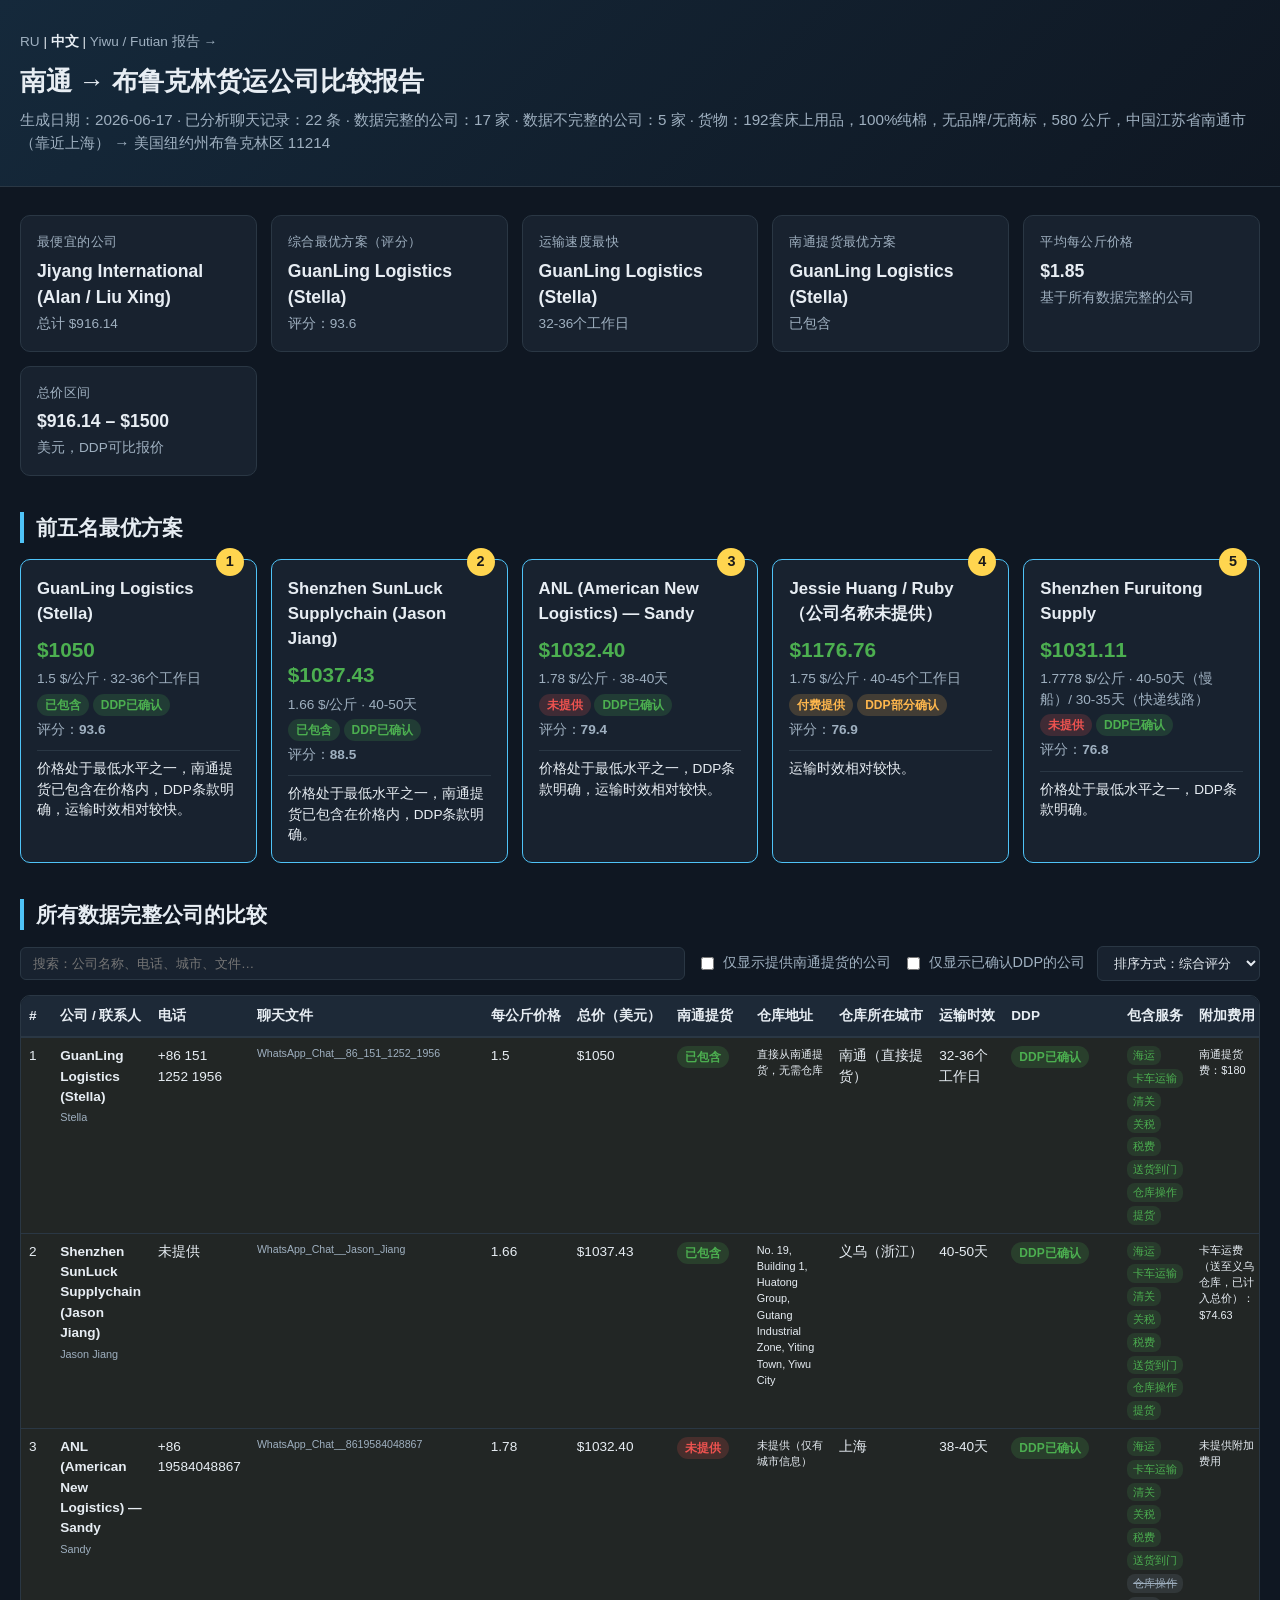
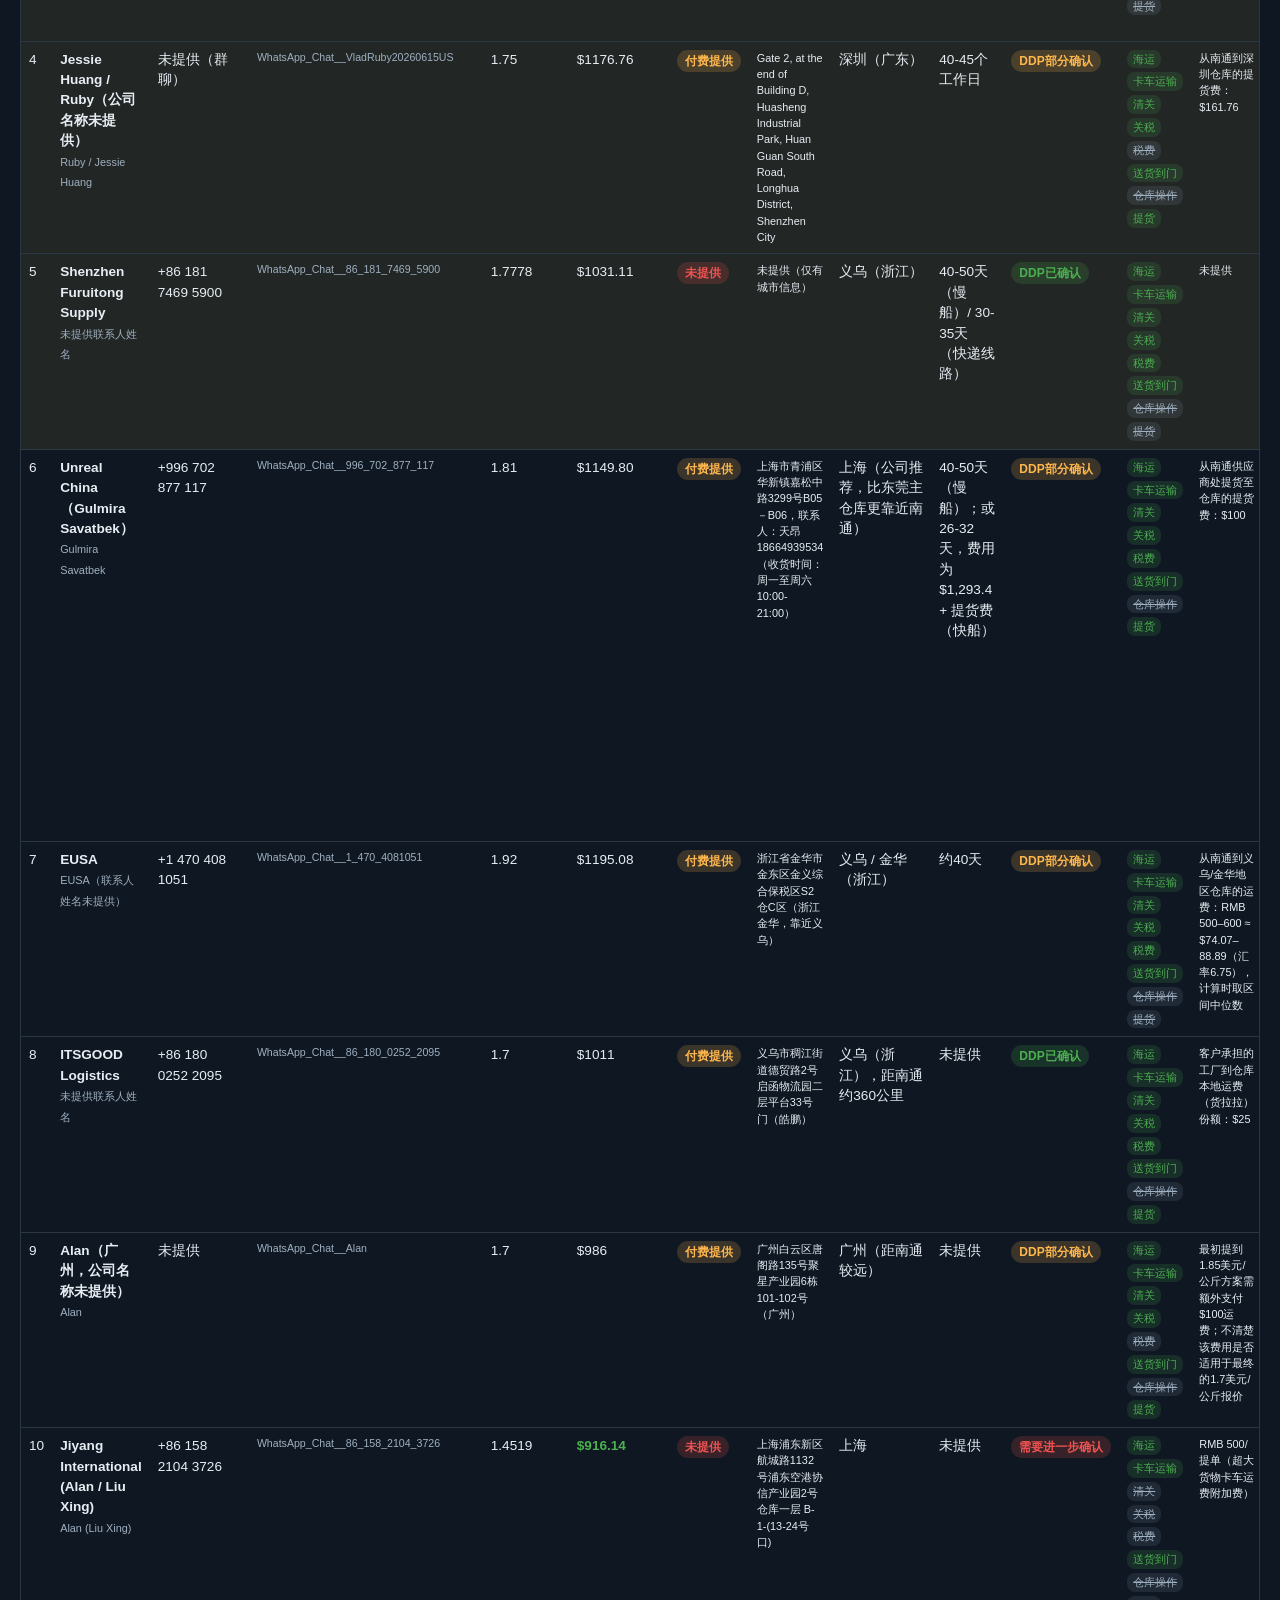
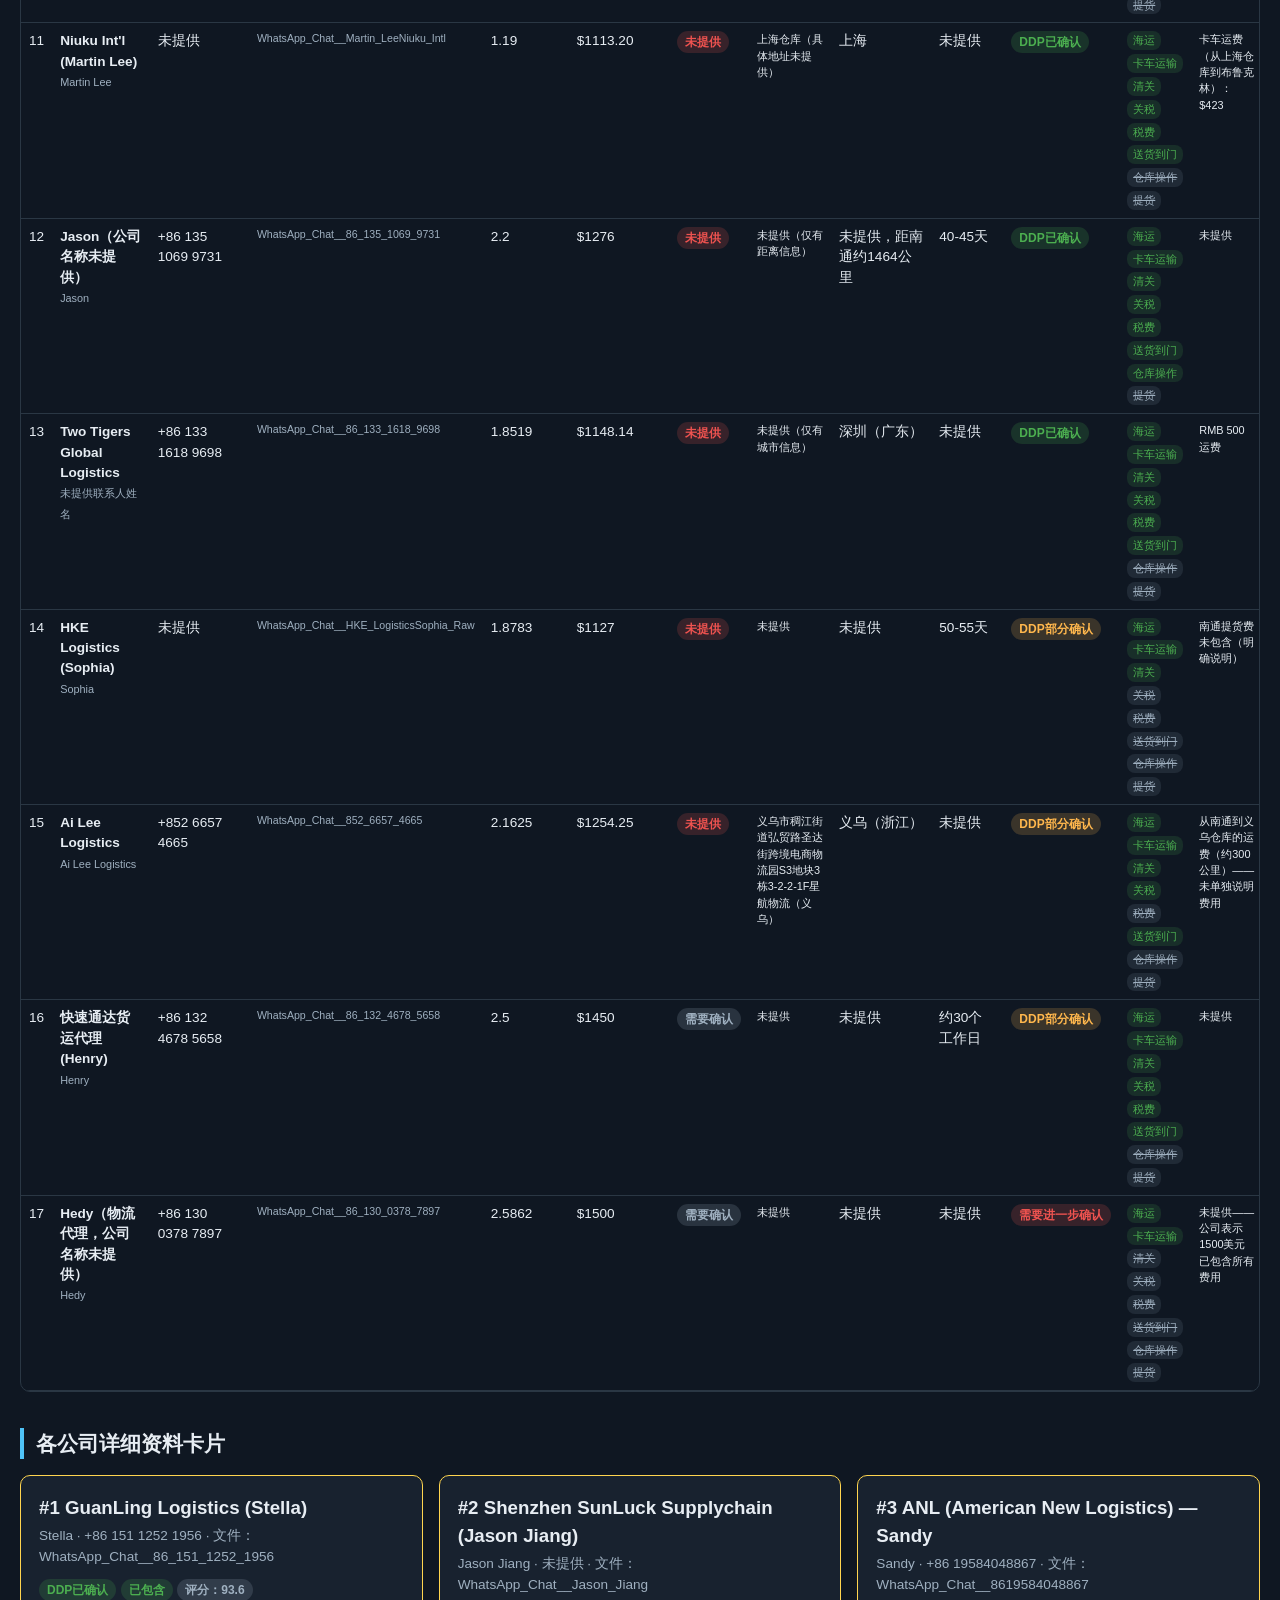
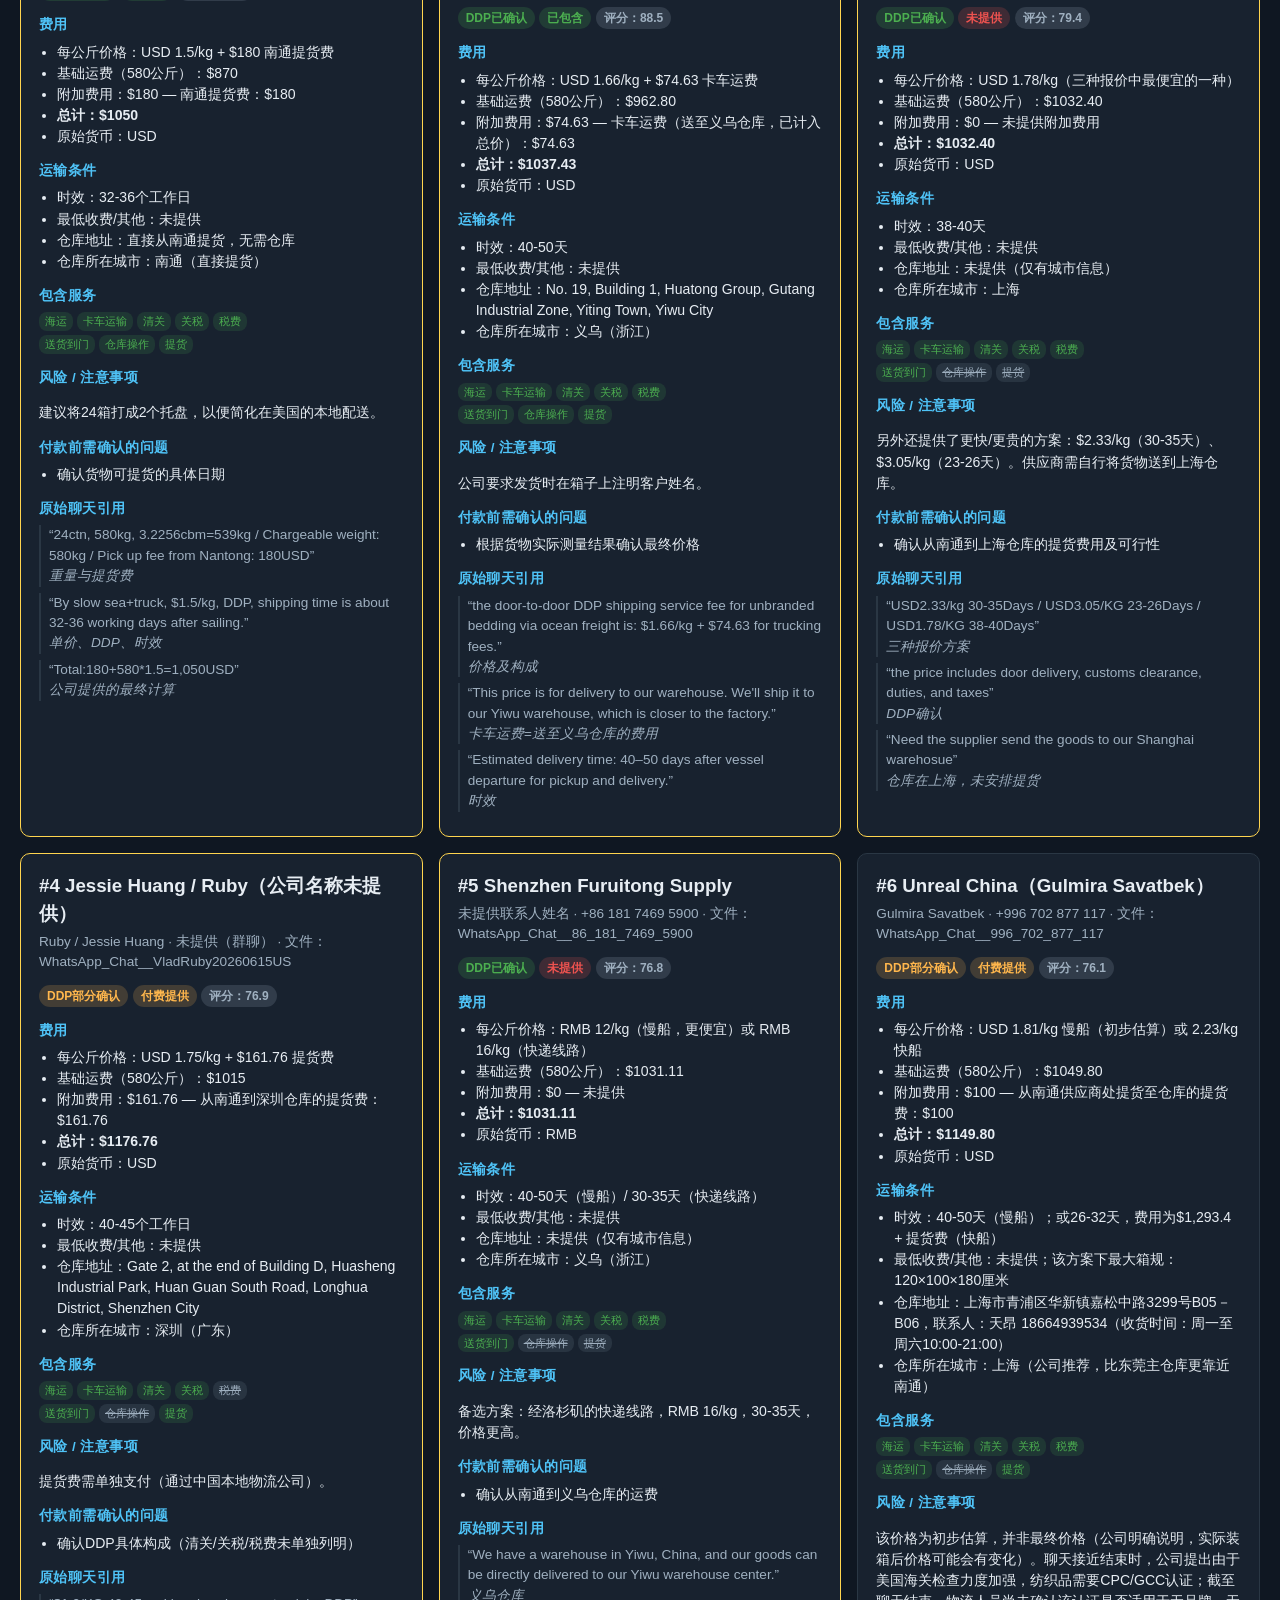
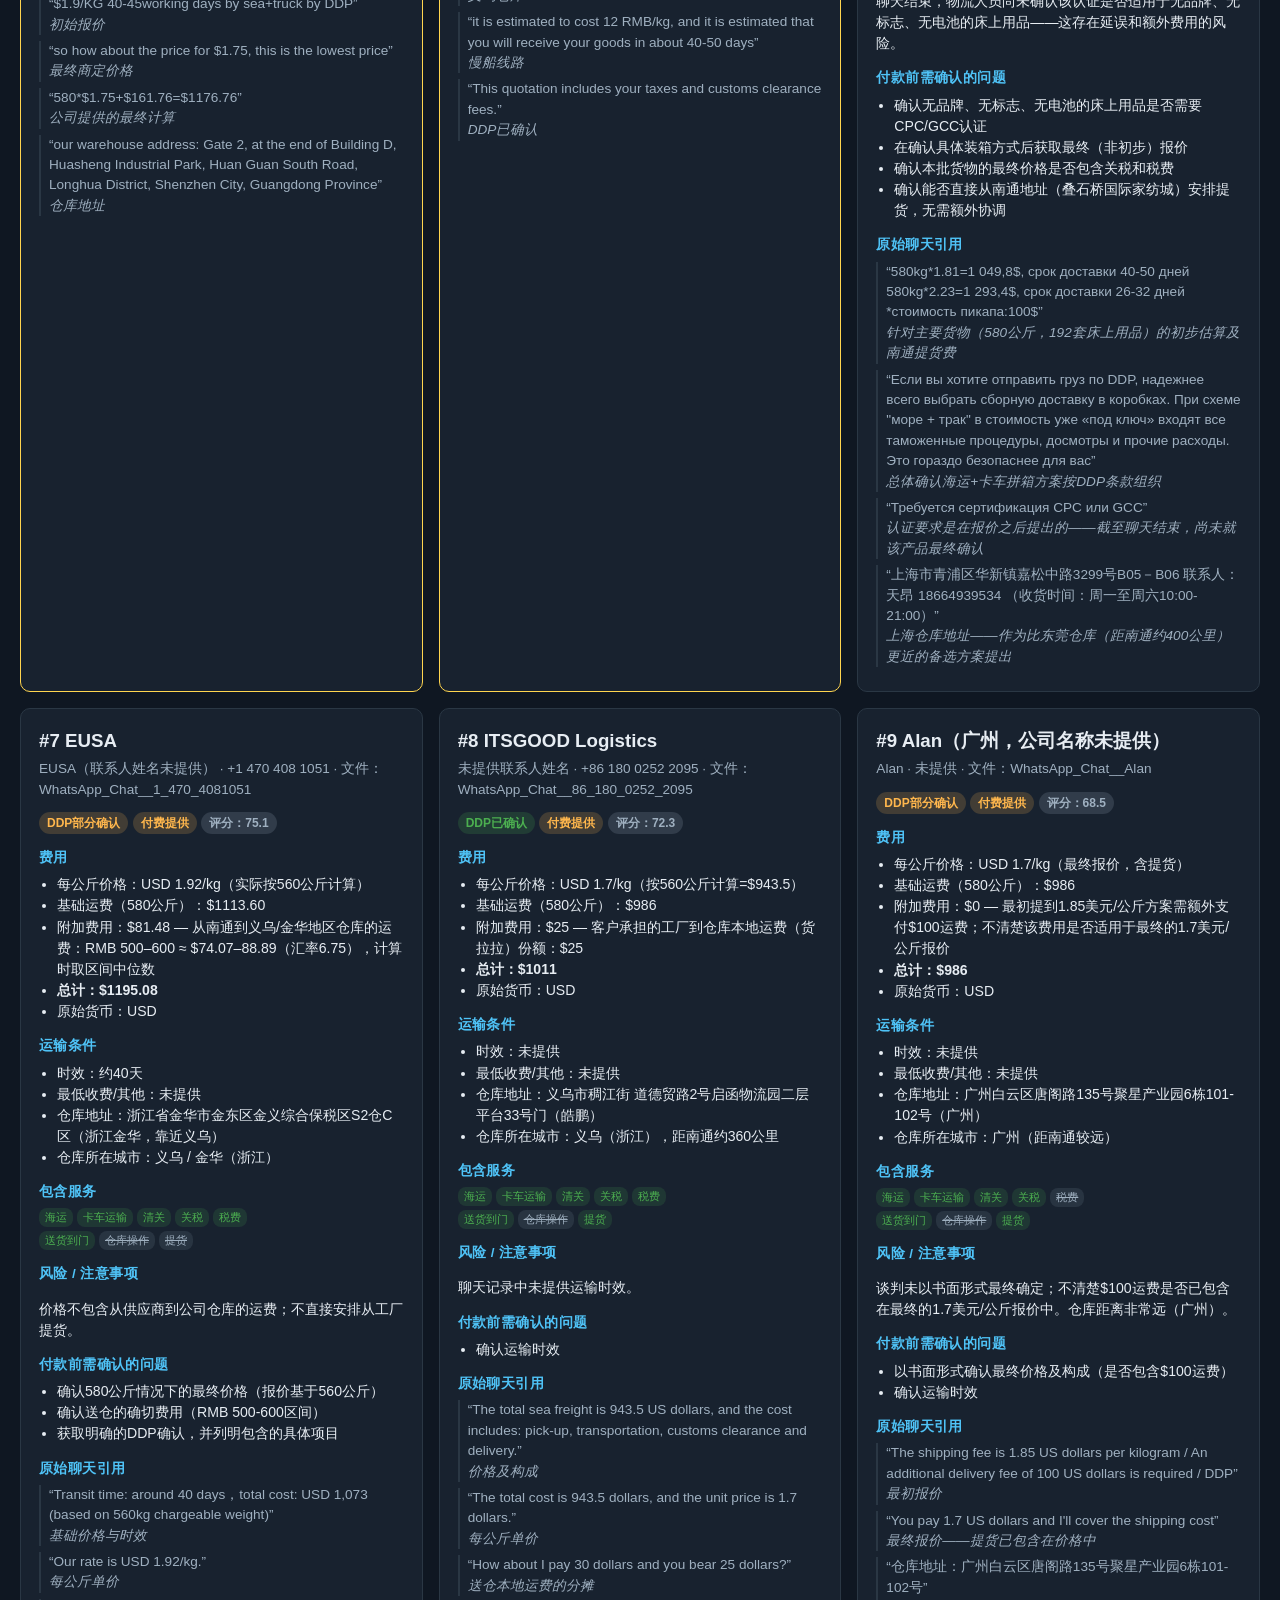
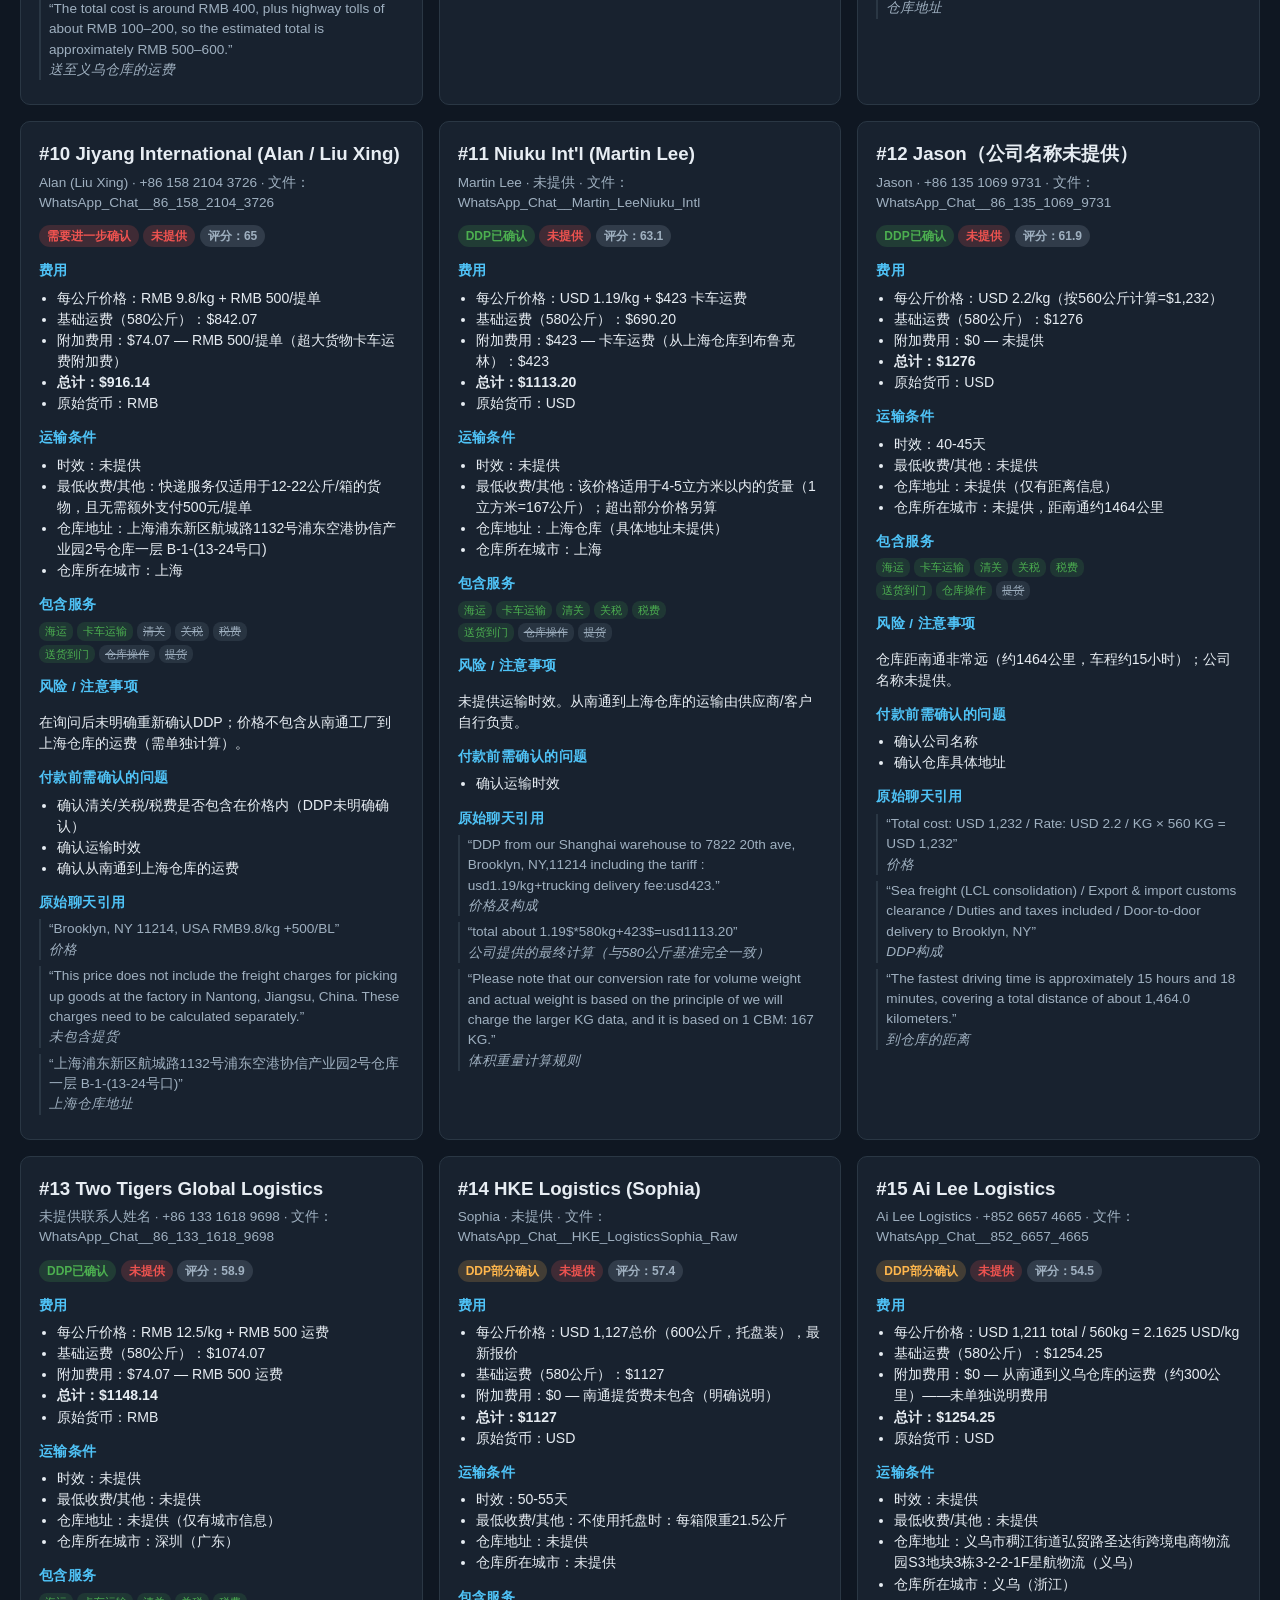
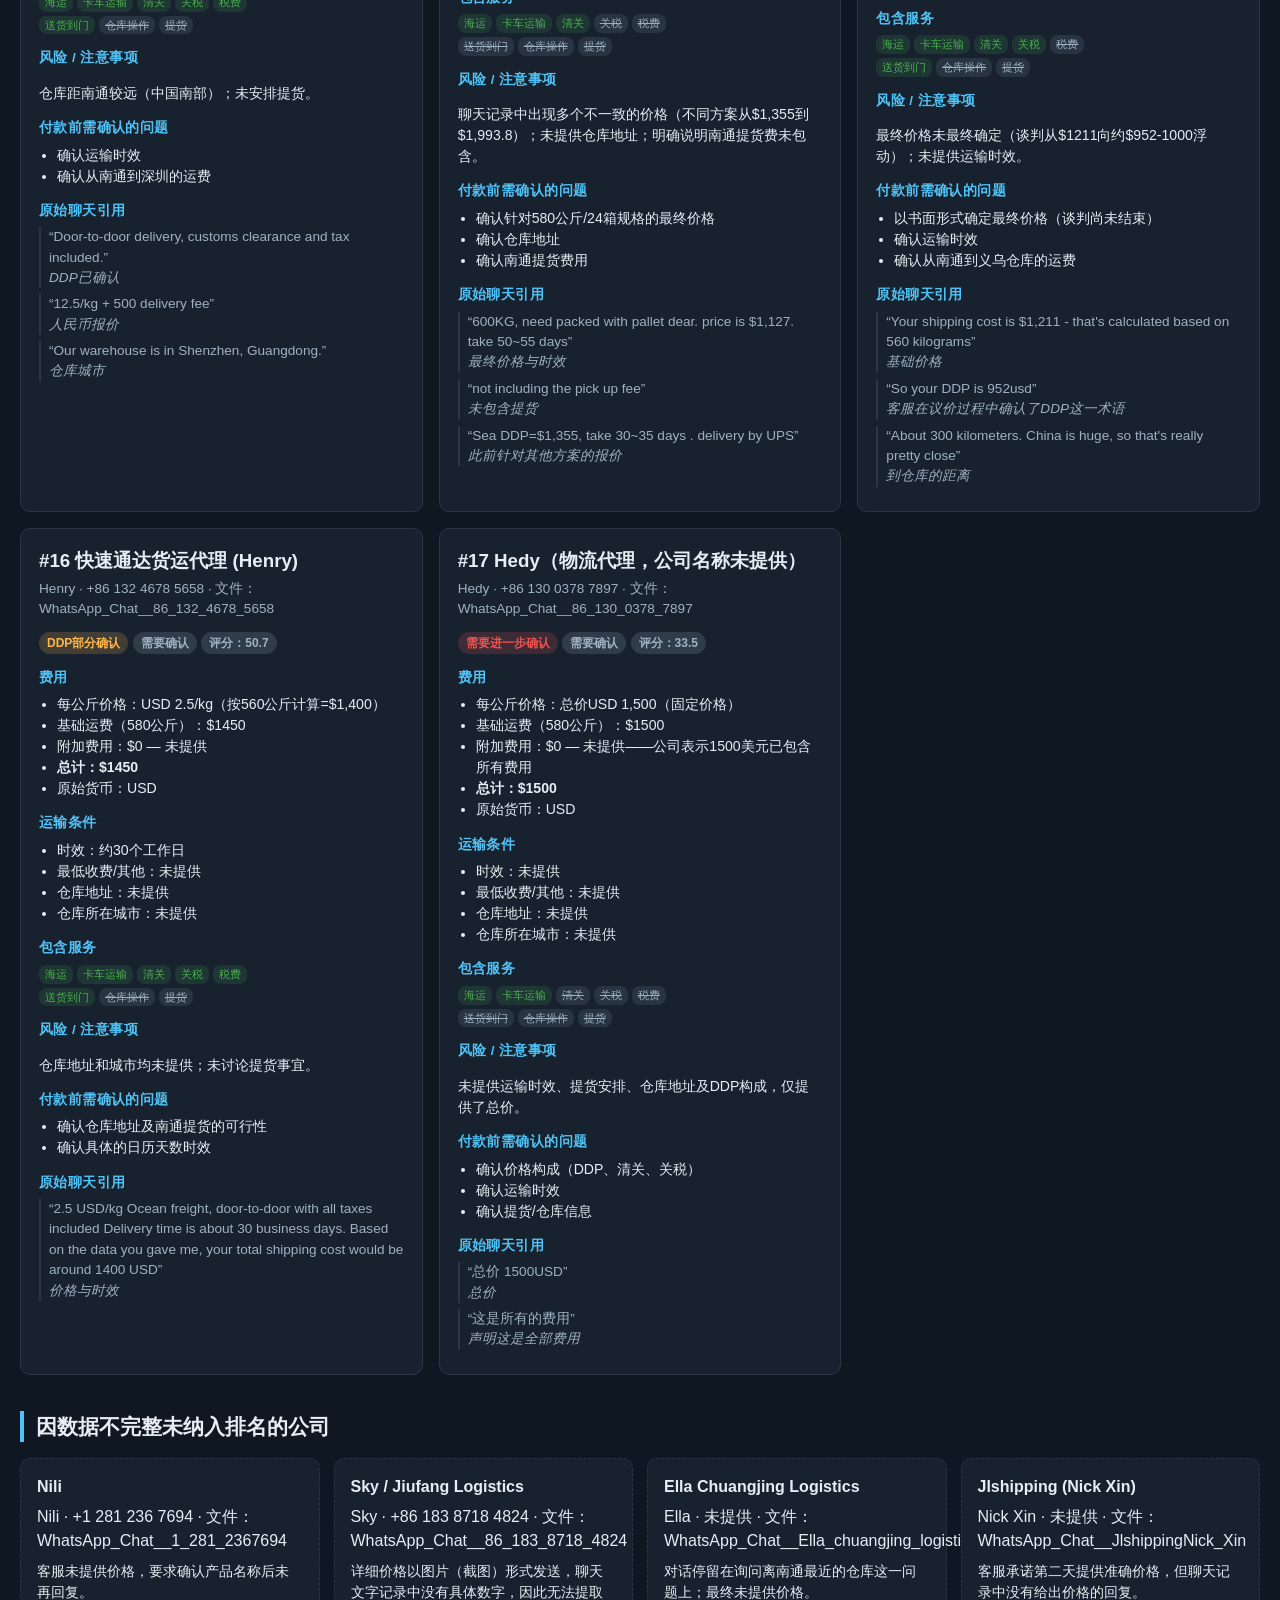
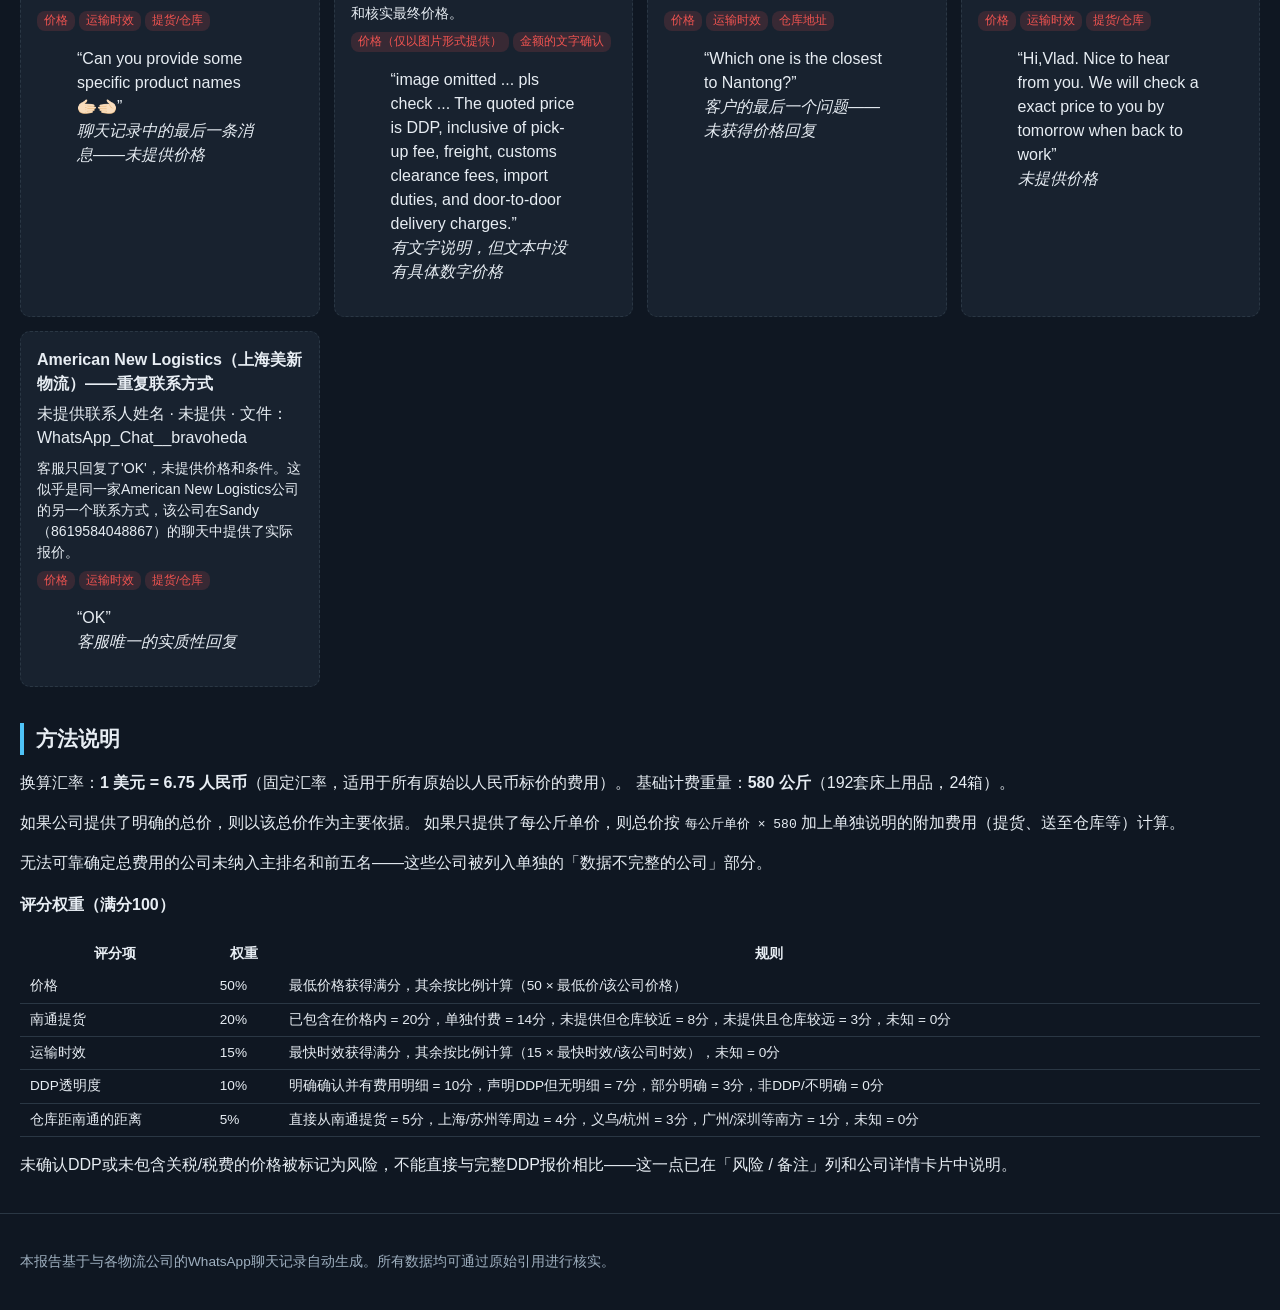
<file: cargo-report/index-zh.html>
<!DOCTYPE html>
<html lang="zh-CN">
<head>
<meta charset="UTF-8">
<meta name="viewport" content="width=device-width, initial-scale=1.0">
<title>南通 → 布鲁克林货运公司比较报告</title>
<link rel="stylesheet" href="styles.css">
</head>
<body>

<header class="header">
  <div class="container">
    <div class="lang-switch"><a href="index.html">RU</a> | <strong>中文</strong> | <a href="yiwu/index.html">Yiwu / Futian 报告 →</a></div>
    <h1>南通 → 布鲁克林货运公司比较报告</h1>
    <p class="subtitle" id="header-stats">数据加载中…</p>
  </div>
</header>

<main class="container">

  <section id="summary-cards" class="summary-cards"></section>

  <section class="section">
    <h2>前五名最优方案</h2>
    <div id="top5" class="top5-grid"></div>
  </section>

  <section class="section">
    <h2>所有数据完整公司的比较</h2>
    <div class="controls">
      <input type="text" id="search" placeholder="搜索：公司名称、电话、城市、文件…">
      <label class="checkbox"><input type="checkbox" id="filter-pickup"> 仅显示提供南通提货的公司</label>
      <label class="checkbox"><input type="checkbox" id="filter-ddp"> 仅显示已确认DDP的公司</label>
      <select id="sort-by">
        <option value="score">排序方式：综合评分</option>
        <option value="price">排序方式：价格</option>
        <option value="transit">排序方式：运输时效</option>
      </select>
    </div>
    <div class="table-wrap">
      <table id="main-table">
        <thead>
          <tr>
            <th>#</th>
            <th>公司 / 联系人</th>
            <th>电话</th>
            <th>聊天文件</th>
            <th>每公斤价格</th>
            <th>总价（美元）</th>
            <th>南通提货</th>
            <th>仓库地址</th>
            <th>仓库所在城市</th>
            <th>运输时效</th>
            <th>DDP</th>
            <th>包含服务</th>
            <th>附加费用</th>
            <th>评分</th>
            <th>风险 / 备注</th>
            <th>证明</th>
          </tr>
        </thead>
        <tbody id="main-table-body"></tbody>
      </table>
    </div>
  </section>

  <section class="section">
    <h2>各公司详细资料卡片</h2>
    <div id="detail-cards" class="detail-cards"></div>
  </section>

  <section class="section">
    <h2>因数据不完整未纳入排名的公司</h2>
    <div id="incomplete-list" class="incomplete-list"></div>
  </section>

  <section class="section methodology">
    <h2>方法说明</h2>
    <div id="methodology"></div>
  </section>

</main>

<footer class="footer">
  <div class="container">
    <p>本报告基于与各物流公司的WhatsApp聊天记录自动生成。所有数据均可通过原始引用进行核实。</p>
  </div>
</footer>

<script src="app-zh.js"></script>
</body>
</html>
</file>
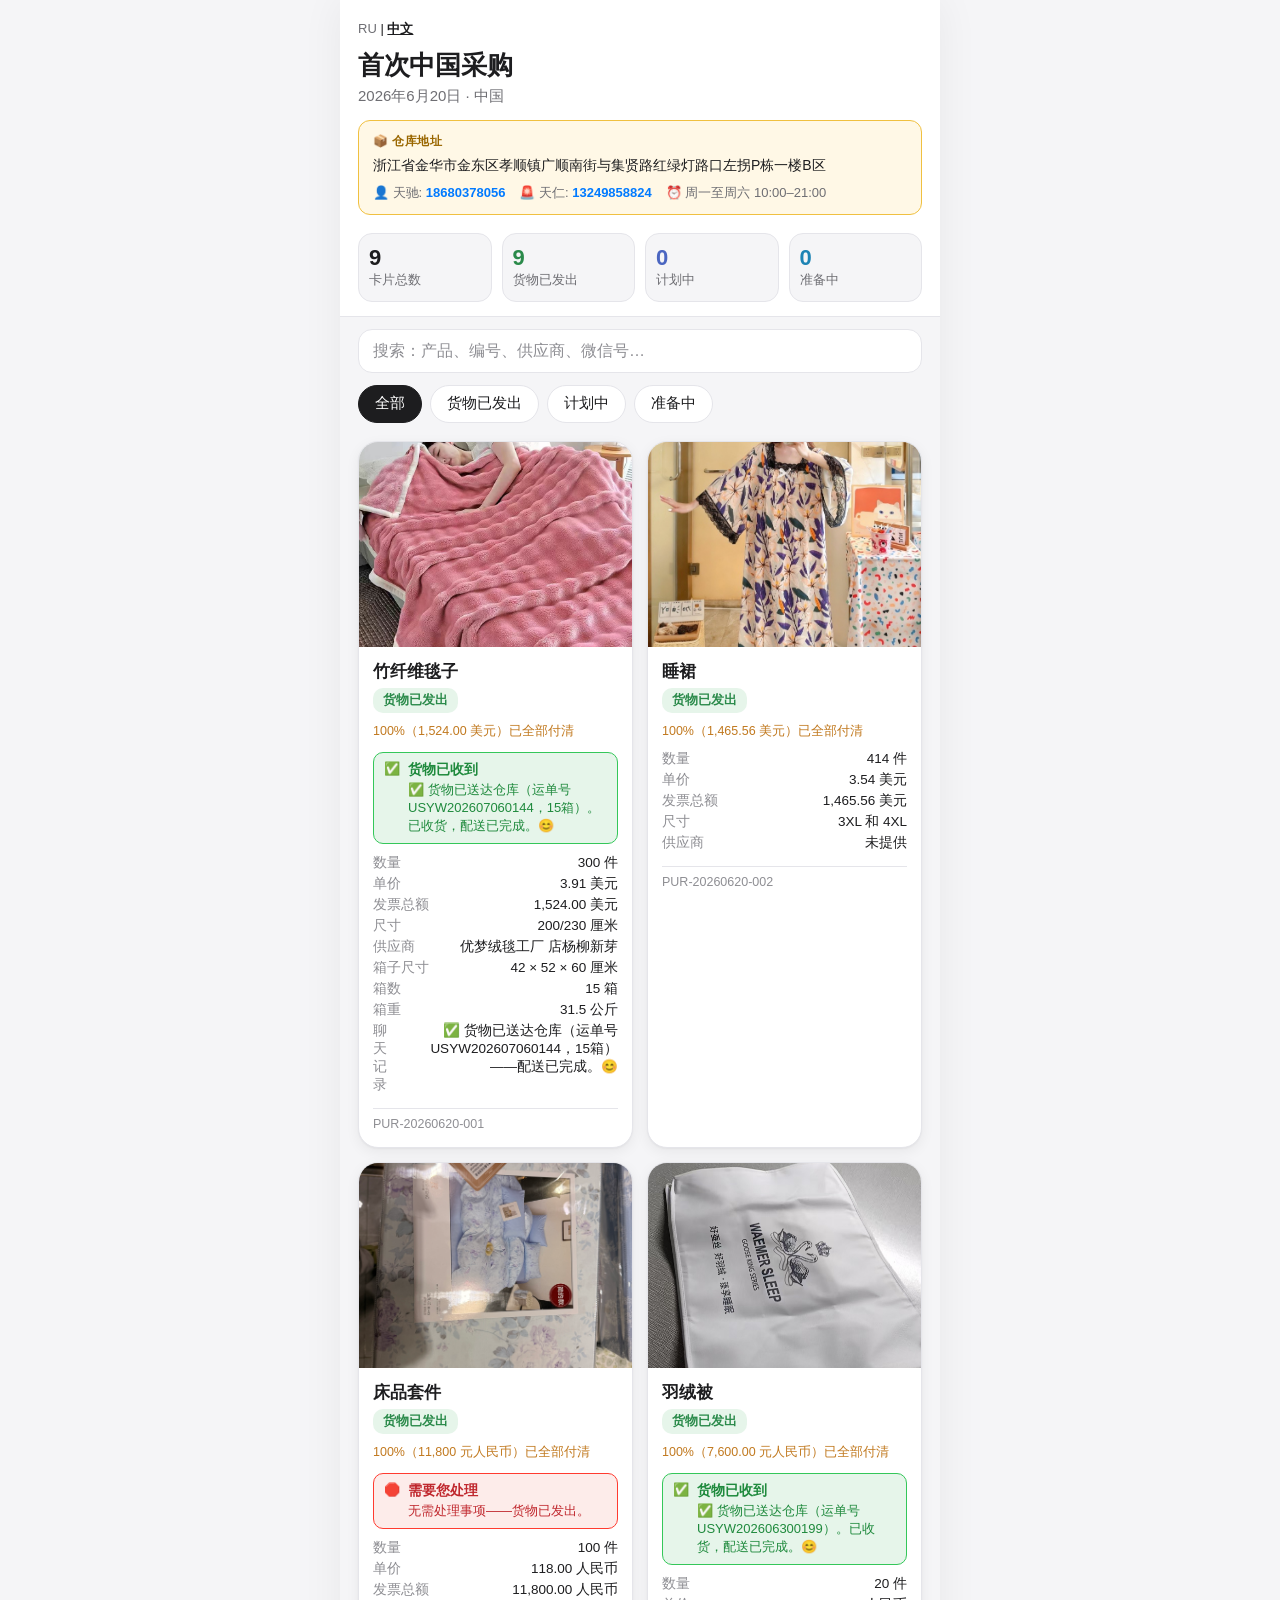
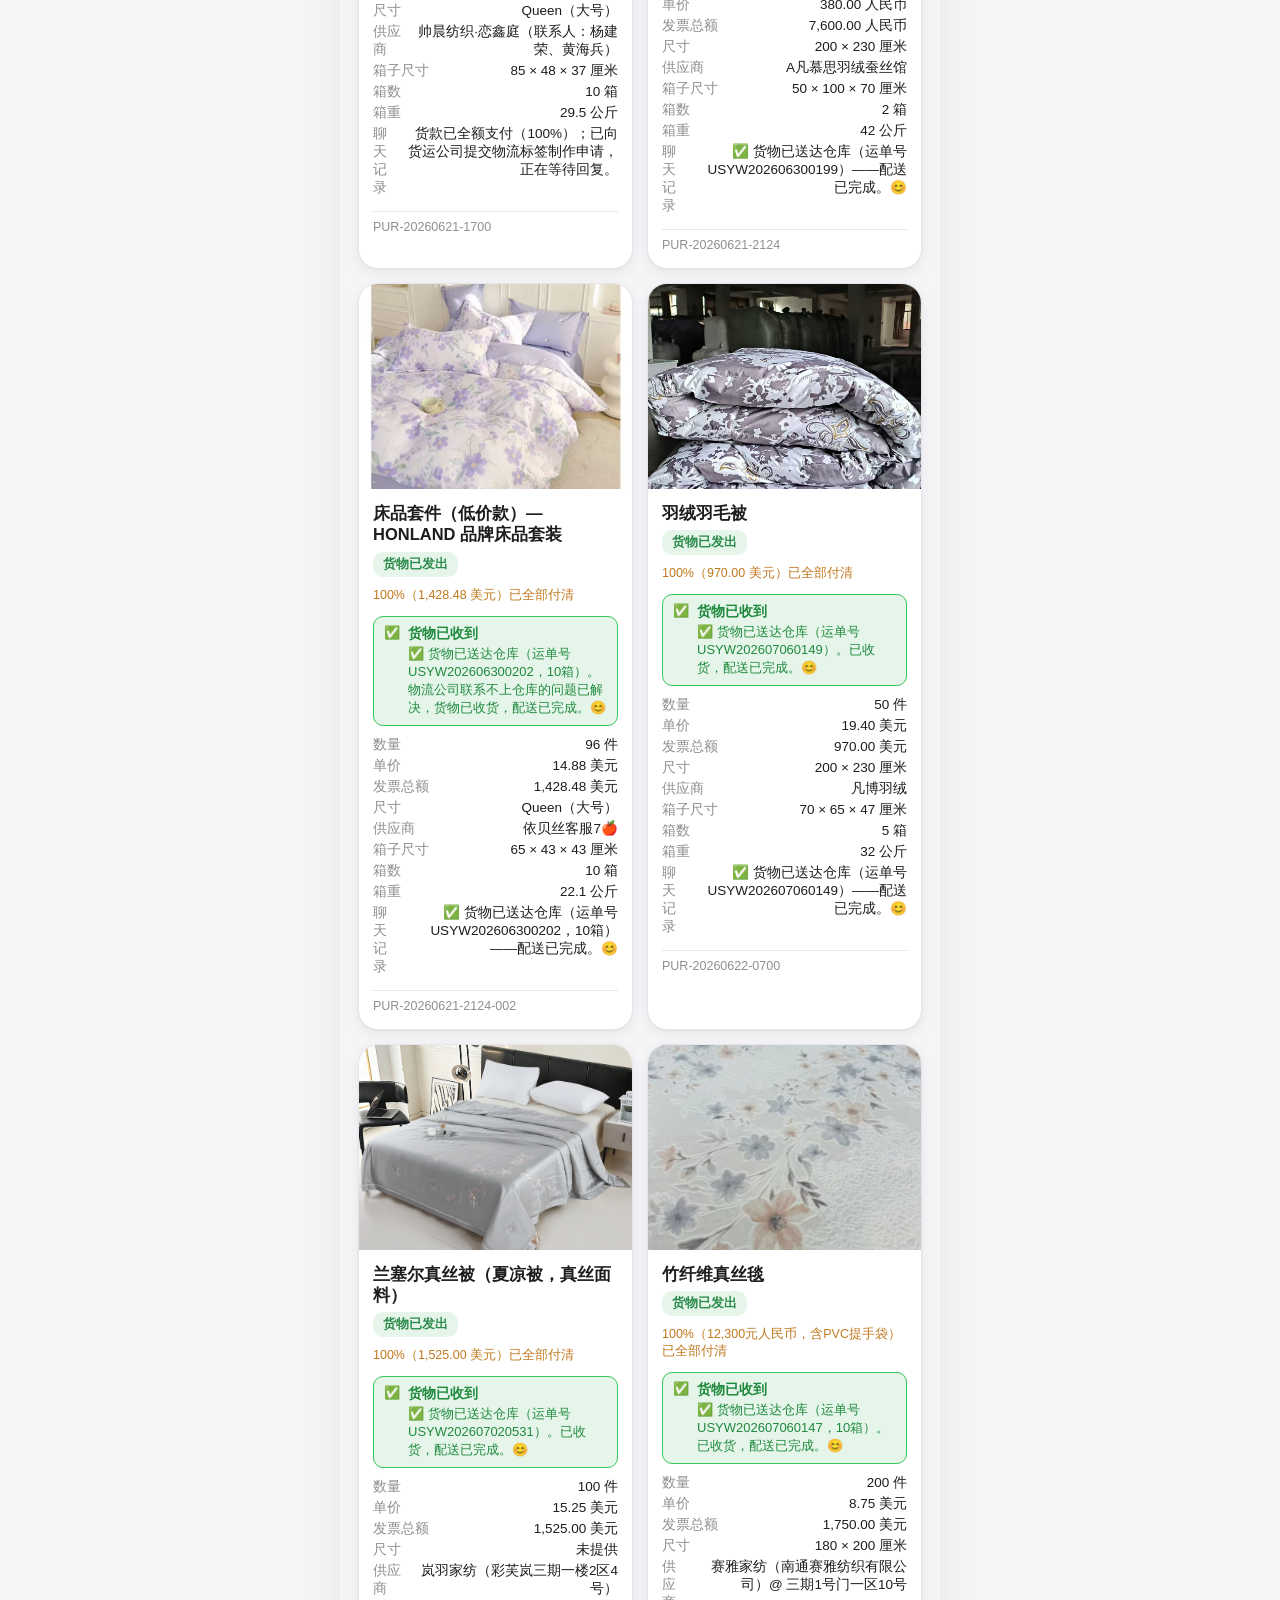
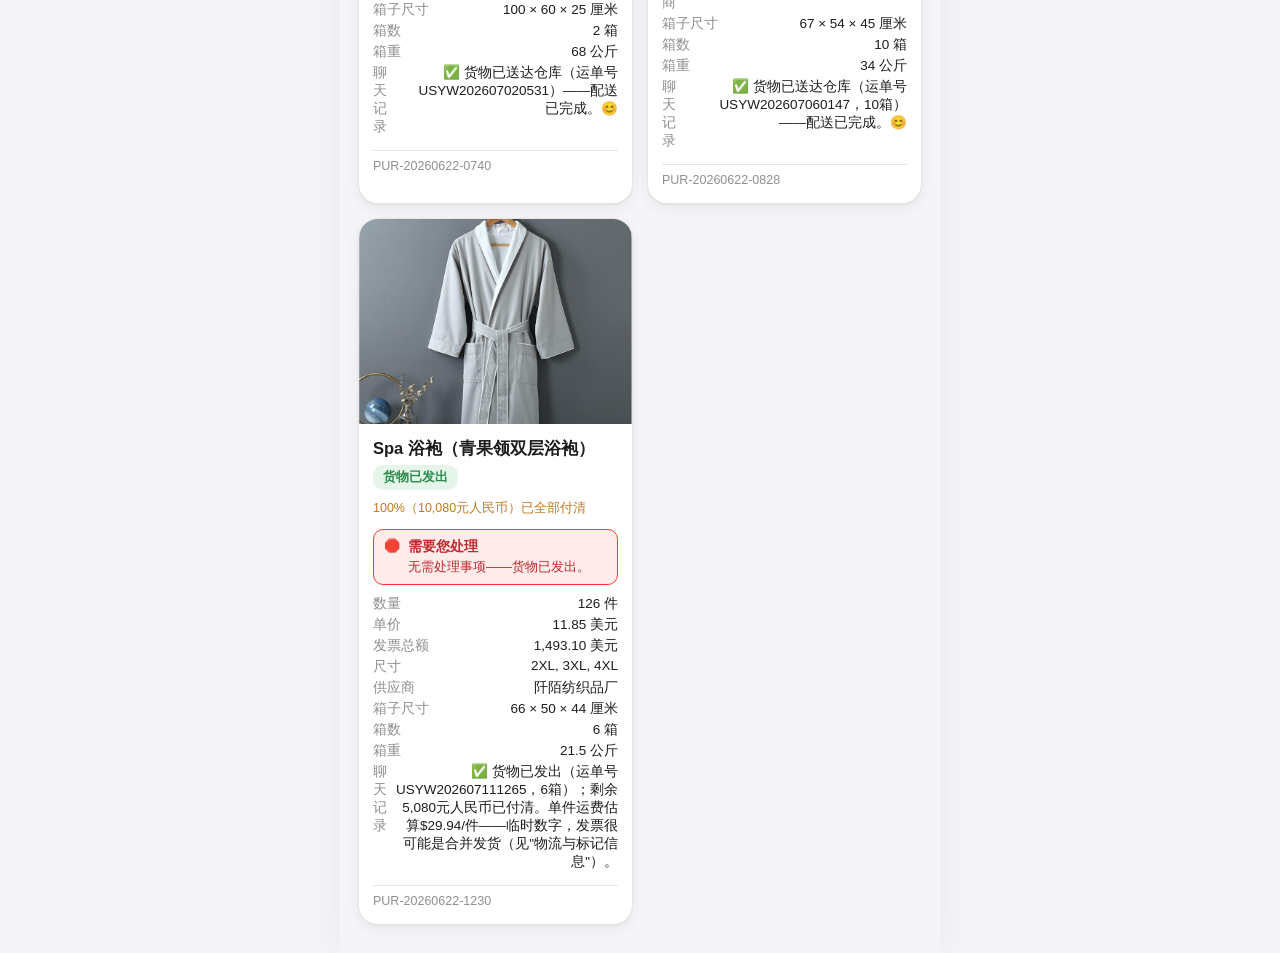
<file: china-first-purchase/index-zh.html>
<!DOCTYPE html>
<html lang="zh-CN">
<head>
<meta charset="UTF-8">
<meta name="viewport" content="width=device-width, initial-scale=1, viewport-fit=cover">
<title>首次中国采购</title>
<link rel="stylesheet" href="styles.css">
</head>
<body>

<div id="app">

  <header class="app-header">
    <div class="lang-switch"><a href="index.html">RU</a> | <strong>中文</strong></div>
    <h1 class="app-title">首次中国采购</h1>
    <p class="app-subtitle">2026年6月20日 · 中国</p>

    <div class="warehouse-info">
      <div class="warehouse-info-title">📦 仓库地址</div>
      <div class="warehouse-address">浙江省金华市金东区孝顺镇广顺南街与集贤路红绿灯路口左拐P栋一楼B区</div>
      <div class="warehouse-contacts">
        <span class="warehouse-contact">👤 天驰: <a href="tel:18680378056">18680378056</a></span>
        <span class="warehouse-contact">🚨 天仁: <a href="tel:13249858824">13249858824</a></span>
        <span class="warehouse-hours">⏰ 周一至周六 10:00–21:00</span>
      </div>
    </div>

    <div class="summary-stats" id="summaryStats">
      <div class="stat-card stat-total">
        <span class="stat-value" id="statTotal">0</span>
        <span class="stat-label">卡片总数</span>
      </div>
      <div class="stat-card stat-shipped">
        <span class="stat-value" id="statShipped">0</span>
        <span class="stat-label">货物已发出</span>
      </div>
      <div class="stat-card stat-planned">
        <span class="stat-value" id="statPlanned">0</span>
        <span class="stat-label">计划中</span>
      </div>
      <div class="stat-card stat-preparing">
        <span class="stat-value" id="statPreparing">0</span>
        <span class="stat-label">准备中</span>
      </div>
    </div>
  </header>

  <div class="search-bar">
    <input type="search" id="searchInput" class="search-input"
           placeholder="搜索：产品、编号、供应商、微信号…">
  </div>

  <div class="filter-chips" id="filterChips">
    <button class="chip chip-active" data-status="all">全部</button>
    <button class="chip" data-status="货物已发出">货物已发出</button>
    <button class="chip" data-status="计划中">计划中</button>
    <button class="chip" data-status="准备中">准备中</button>
  </div>

  <main id="cardsContainer" class="cards-container"></main>

  <div id="emptyState" class="empty-state" hidden>
    <div class="empty-state-icon">📦</div>
    <h2 class="empty-state-title">暂无采购卡片</h2>
    <p class="empty-state-text">请将 ZIP 压缩包添加到 <code>purchase-archives</code> 文件夹并运行导入脚本。</p>
  </div>

  <div id="noResultsState" class="empty-state" hidden>
    <div class="empty-state-icon">🔍</div>
    <h2 class="empty-state-title">未找到结果</h2>
    <p class="empty-state-text">请尝试修改搜索关键词或状态筛选条件。</p>
  </div>

  <div id="loadingState" class="loading-state">
    <div class="spinner"></div>
    <p>正在加载采购数据…</p>
  </div>

  <div id="detailOverlay" class="detail-overlay" hidden>
    <div class="detail-view" id="detailView"></div>
  </div>

</div>

<script src="app-zh.js"></script>
</body>
</html>
</file>
<file: styles.css>
:root {
  --bg: #f6f7f9;
  --surface: #ffffff;
  --text: #1c2430;
  --muted: #5b6573;
  --border: #e3e6eb;
  --accent: #c0392b;
  --accent-soft: #fdecea;
  --highlight-bg: #eef6ff;
  --highlight-border: #b6d6f5;
  --warning-bg: #fff7e6;
  --warning-border: #f3d08a;
  --good: #1e8e3e;
  --bad: #c0392b;
  --maybe: #b8860b;
  --radius: 12px;
  --sidebar-w: 250px;
  --topbar-h: 116px;
}

* { box-sizing: border-box; }

html { scroll-behavior: smooth; }

body {
  margin: 0;
  font-family: -apple-system, BlinkMacSystemFont, "Segoe UI", Roboto, "Helvetica Neue", Arial, sans-serif;
  background: var(--bg);
  color: var(--text);
  line-height: 1.55;
}

/* ---------- Topbar ---------- */
.topbar {
  position: sticky;
  top: 0;
  z-index: 50;
  background: var(--surface);
  border-bottom: 1px solid var(--border);
}

.topbar-inner {
  display: flex;
  align-items: center;
  gap: 16px;
  padding: 12px 20px;
  max-width: 1400px;
  margin: 0 auto;
}

.nav-toggle {
  display: none;
  background: none;
  border: 1px solid var(--border);
  border-radius: 8px;
  font-size: 18px;
  padding: 6px 10px;
  cursor: pointer;
}

.brand { flex: 0 0 auto; }
.brand-title { display: block; font-weight: 700; font-size: 1.15rem; }
.brand-sub { display: block; font-size: 0.8rem; color: var(--muted); }

.search-wrap {
  flex: 1 1 auto;
  display: flex;
  align-items: center;
  gap: 8px;
  max-width: 480px;
  margin-left: auto;
}

#searchInput {
  width: 100%;
  padding: 9px 12px;
  border: 1px solid var(--border);
  border-radius: 8px;
  font-size: 0.92rem;
  background: var(--bg);
}
#searchInput:focus { outline: 2px solid var(--accent); background: var(--surface); }

.search-count {
  font-size: 0.78rem;
  color: var(--muted);
  white-space: nowrap;
}

.topic-filters {
  display: flex;
  align-items: center;
  gap: 8px;
  flex-wrap: wrap;
  padding: 8px 20px 12px;
  max-width: 1400px;
  margin: 0 auto;
}

.topic-label { font-size: 0.8rem; color: var(--muted); margin-right: 4px; }

.topic-btn {
  border: 1px solid var(--border);
  background: var(--surface);
  border-radius: 999px;
  padding: 6px 14px;
  font-size: 0.82rem;
  cursor: pointer;
  color: var(--text);
  transition: background .15s, color .15s, border-color .15s;
}
.topic-btn:hover { border-color: var(--accent); }
.topic-btn.active { background: var(--accent); border-color: var(--accent); color: #fff; }

/* ---------- Layout ---------- */
.layout {
  display: flex;
  max-width: 1400px;
  margin: 0 auto;
  align-items: flex-start;
}

.sidebar {
  position: sticky;
  top: var(--topbar-h);
  width: var(--sidebar-w);
  flex: 0 0 var(--sidebar-w);
  max-height: calc(100vh - var(--topbar-h));
  overflow-y: auto;
  padding: 20px 8px 40px 20px;
}

.sidenav { display: flex; flex-direction: column; gap: 2px; }

.nav-link {
  color: var(--muted);
  text-decoration: none;
  padding: 8px 12px;
  border-radius: 8px;
  font-size: 0.9rem;
  border-left: 3px solid transparent;
}
.nav-link:hover { background: var(--accent-soft); color: var(--text); }
.nav-link.active {
  background: var(--accent-soft);
  color: var(--accent);
  font-weight: 600;
  border-left-color: var(--accent);
}

.content {
  flex: 1 1 auto;
  padding: 24px 20px 80px;
  min-width: 0;
}

/* ---------- Cards ---------- */
.card {
  background: var(--surface);
  border: 1px solid var(--border);
  border-radius: var(--radius);
  padding: 24px 28px;
  margin-bottom: 24px;
  scroll-margin-top: calc(var(--topbar-h) + 10px);
}

.card h2 {
  margin-top: 0;
  font-size: 1.4rem;
  border-bottom: 2px solid var(--accent-soft);
  padding-bottom: 10px;
}

.card h3 { font-size: 1.12rem; margin-top: 28px; }
.card h4 { font-size: 1rem; margin: 14px 0 8px; }

.highlight-card {
  border-color: var(--highlight-border);
  background: linear-gradient(180deg, var(--highlight-bg), var(--surface) 70%);
}

.muted { color: var(--muted); }
.small { font-size: 0.82rem; }

/* ---------- Callouts ---------- */
.callout {
  background: #f3f4f6;
  border-left: 4px solid #9aa3af;
  border-radius: 8px;
  padding: 14px 18px;
  margin: 14px 0;
}
.callout.highlight { background: var(--highlight-bg); border-left-color: #3b82f6; }
.callout.warning { background: var(--warning-bg); border-left-color: var(--maybe); }
.callout h4 { margin-top: 0; }
.callout ul { margin: 8px 0 0 18px; padding: 0; }

.warning-list { padding-left: 20px; }
.warning-list li { margin-bottom: 10px; }
.warning-list li::marker { color: var(--accent); }

/* ---------- Priority list ---------- */
.priority-list { padding-left: 22px; }
.priority-list li { margin-bottom: 12px; }

/* ---------- Tables ---------- */
.table-wrap { overflow-x: auto; margin: 14px 0; -webkit-overflow-scrolling: touch; }

table {
  border-collapse: collapse;
  width: 100%;
  min-width: 480px;
  font-size: 0.9rem;
}

thead th {
  background: #f1f3f6;
  text-align: left;
  padding: 10px 12px;
  border-bottom: 2px solid var(--border);
  white-space: nowrap;
}

tbody td, tbody th {
  padding: 9px 12px;
  border-bottom: 1px solid var(--border);
  vertical-align: top;
}

tbody tr:hover { background: #fafbfc; }

table.addr-table { min-width: 320px; }
table.addr-table th {
  text-align: left;
  color: var(--muted);
  font-weight: 600;
  width: 160px;
  background: transparent;
  border-bottom: 1px solid var(--border);
}

.row-best td { background: #e7f7ec; font-weight: 600; }
.row-good td { background: #f3f9ee; }
.row-bad td { background: #fdecea; }

td.yes, span.yes { color: var(--good); font-weight: 600; }
td.no, span.no { color: var(--bad); font-weight: 600; }
td.maybe, span.maybe { color: var(--maybe); font-weight: 600; }

/* ---------- Address / copy ---------- */
.address-card {
  background: #fafbfc;
  border: 1px solid var(--border);
  border-radius: 10px;
  padding: 14px 16px;
  margin: 14px 0;
}

.taxi-grid {
  display: grid;
  grid-template-columns: repeat(auto-fit, minmax(260px, 1fr));
  gap: 14px;
  margin: 16px 0;
}

.copy-row {
  display: flex;
  align-items: center;
  gap: 8px;
  margin: 6px 0;
}

.copy-text {
  background: #eef0f3;
  border-radius: 6px;
  padding: 6px 10px;
  font-size: 0.95rem;
  font-family: "SF Mono", Consolas, Menlo, monospace;
  flex: 0 1 auto;
}

.copy-btn {
  border: 1px solid var(--border);
  background: var(--surface);
  border-radius: 6px;
  cursor: pointer;
  padding: 5px 9px;
  font-size: 0.95rem;
  line-height: 1;
}
.copy-btn:hover { border-color: var(--accent); }
.copy-btn.copied { background: var(--good); border-color: var(--good); }

.copy-toast {
  position: fixed;
  bottom: 24px;
  left: 50%;
  transform: translateX(-50%) translateY(20px);
  background: #1c2430;
  color: #fff;
  padding: 10px 18px;
  border-radius: 8px;
  font-size: 0.88rem;
  opacity: 0;
  pointer-events: none;
  transition: opacity .2s, transform .2s;
  z-index: 100;
}
.copy-toast.show { opacity: 1; transform: translateX(-50%) translateY(0); }

/* ---------- Details / collapsible ---------- */
details {
  border: 1px solid var(--border);
  border-radius: 10px;
  padding: 4px 16px 12px;
  margin: 14px 0;
  background: #fafbfc;
}
details summary {
  cursor: pointer;
  padding: 10px 0;
  list-style: none;
}
details summary h3, details summary h4 { display: inline; margin: 0; }
details summary::-webkit-details-marker { display: none; }
details summary::before {
  content: "▸ ";
  color: var(--accent);
}
details[open] summary::before { content: "▾ "; }

/* ---------- Sources ---------- */
.source-list dt { font-weight: 700; margin-top: 12px; }
.source-list dd { margin: 4px 0 0 0; color: var(--muted); font-size: 0.85rem; line-height: 1.6; }

/* ---------- Back to top ---------- */
.back-to-top {
  position: fixed;
  right: 22px;
  bottom: 22px;
  width: 46px;
  height: 46px;
  border-radius: 50%;
  border: none;
  background: var(--accent);
  color: #fff;
  font-size: 1.2rem;
  cursor: pointer;
  box-shadow: 0 4px 12px rgba(0,0,0,0.18);
  opacity: 0;
  visibility: hidden;
  transform: translateY(10px);
  transition: opacity .2s, transform .2s, visibility .2s;
  z-index: 60;
}
.back-to-top.show { opacity: 1; visibility: visible; transform: translateY(0); }

/* ---------- Search highlight ---------- */
mark.search-hit { background: #ffe08a; color: inherit; border-radius: 3px; }
mark.search-hit.current { background: var(--accent); color: #fff; }

/* ---------- Filtering ---------- */
.hidden-by-filter { display: none !important; }

/* ---------- Responsive ---------- */
@media (max-width: 1024px) {
  .layout { flex-direction: column; }

  .nav-toggle { display: inline-block; }

  .sidebar {
    position: static;
    width: 100%;
    flex: none;
    max-height: none;
    padding: 10px 16px;
    border-bottom: 1px solid var(--border);
    display: none;
  }
  .sidebar.open { display: block; }

  .sidenav {
    flex-direction: row;
    overflow-x: auto;
    gap: 6px;
    padding-bottom: 6px;
  }
  .nav-link { white-space: nowrap; border-left: none; border-bottom: 3px solid transparent; }
  .nav-link.active { border-left-color: transparent; border-bottom-color: var(--accent); }

  .content { padding: 16px 14px 60px; }
}

@media (max-width: 640px) {
  .topbar-inner { flex-wrap: wrap; }
  .search-wrap { order: 3; flex: 1 1 100%; margin-left: 0; }
  .brand { flex: 1 1 auto; }
  .card { padding: 18px 16px; }
  .card h2 { font-size: 1.2rem; }
  table.addr-table th { width: 110px; }
  .copy-text { font-size: 0.85rem; word-break: break-all; }
  .back-to-top { right: 14px; bottom: 14px; width: 42px; height: 42px; }
}
</file>
<file: cargo-report/styles.css>
:root {
  --bg: #0f1722;
  --bg-card: #18222f;
  --bg-card-alt: #1d2937;
  --text: #e7edf3;
  --text-dim: #9fb0c0;
  --accent: #4fc3f7;
  --green: #4caf50;
  --yellow: #ffb74d;
  --red: #ef5350;
  --border: #2a3744;
  --gold: #ffd54f;
}

* { box-sizing: border-box; }

body {
  margin: 0;
  font-family: -apple-system, BlinkMacSystemFont, "Segoe UI", Roboto, Helvetica, Arial, sans-serif;
  background: var(--bg);
  color: var(--text);
  line-height: 1.5;
}

.container {
  max-width: 1280px;
  margin: 0 auto;
  padding: 0 20px;
}

.header {
  background: linear-gradient(135deg, #15293b, #0f1722);
  padding: 32px 0;
  border-bottom: 1px solid var(--border);
}

.header h1 {
  margin: 0 0 8px;
  font-size: 1.6rem;
}

.lang-switch {
  margin: 0 0 10px;
  font-size: 0.85rem;
}

.lang-switch a {
  color: var(--text-dim);
  text-decoration: none;
}

.lang-switch a:hover {
  text-decoration: underline;
}

.subtitle {
  color: var(--text-dim);
  margin: 0;
  font-size: 0.95rem;
}

.section {
  margin: 36px 0;
}

.section h2 {
  font-size: 1.3rem;
  border-left: 4px solid var(--accent);
  padding-left: 12px;
  margin-bottom: 16px;
}

/* Summary cards */
.summary-cards {
  display: grid;
  grid-template-columns: repeat(auto-fit, minmax(200px, 1fr));
  gap: 14px;
  margin-top: 28px;
}

.summary-card {
  background: var(--bg-card);
  border: 1px solid var(--border);
  border-radius: 10px;
  padding: 16px;
}

.summary-card .label {
  color: var(--text-dim);
  font-size: 0.8rem;
  text-transform: uppercase;
  letter-spacing: 0.03em;
  margin-bottom: 6px;
}

.summary-card .value {
  font-size: 1.1rem;
  font-weight: 600;
}

.summary-card .sub {
  color: var(--text-dim);
  font-size: 0.85rem;
  margin-top: 4px;
}

/* Top 5 */
.top5-grid {
  display: grid;
  grid-template-columns: repeat(auto-fit, minmax(230px, 1fr));
  gap: 14px;
}

.top5-card {
  background: var(--bg-card);
  border: 1px solid var(--accent);
  border-radius: 10px;
  padding: 16px;
  position: relative;
}

.top5-card .rank {
  position: absolute;
  top: -12px;
  right: 12px;
  background: var(--gold);
  color: #1a1a1a;
  font-weight: 700;
  border-radius: 50%;
  width: 28px;
  height: 28px;
  display: flex;
  align-items: center;
  justify-content: center;
  font-size: 0.9rem;
}

.top5-card h3 {
  margin: 0 0 8px;
  font-size: 1.05rem;
  padding-right: 24px;
}

.top5-card .price {
  font-size: 1.3rem;
  font-weight: 700;
  color: var(--green);
}

.top5-card .meta-line {
  font-size: 0.85rem;
  color: var(--text-dim);
  margin-top: 4px;
}

.top5-card .rationale {
  margin-top: 10px;
  font-size: 0.85rem;
  border-top: 1px solid var(--border);
  padding-top: 8px;
}

/* Controls */
.controls {
  display: flex;
  flex-wrap: wrap;
  gap: 12px;
  align-items: center;
  margin-bottom: 14px;
}

.controls input[type="text"] {
  flex: 1 1 240px;
  padding: 8px 12px;
  border-radius: 6px;
  border: 1px solid var(--border);
  background: var(--bg-card);
  color: var(--text);
}

.controls select {
  padding: 8px 12px;
  border-radius: 6px;
  border: 1px solid var(--border);
  background: var(--bg-card);
  color: var(--text);
}

.checkbox {
  display: flex;
  align-items: center;
  gap: 6px;
  font-size: 0.9rem;
  color: var(--text-dim);
}

/* Table */
.table-wrap {
  overflow-x: auto;
  border: 1px solid var(--border);
  border-radius: 10px;
}

table {
  border-collapse: collapse;
  width: 100%;
  min-width: 1400px;
  font-size: 0.85rem;
}

thead th {
  position: sticky;
  top: 0;
  background: #1d2937;
  text-align: left;
  padding: 10px 8px;
  border-bottom: 2px solid var(--border);
  cursor: pointer;
  white-space: nowrap;
  z-index: 2;
}

tbody td {
  padding: 8px;
  border-bottom: 1px solid var(--border);
  vertical-align: top;
}

tbody tr:hover {
  background: var(--bg-card-alt);
}

tbody tr.top5-row {
  background: rgba(255, 213, 79, 0.08);
}

.best-price {
  color: var(--green);
  font-weight: 700;
}

/* Badges */
.badge {
  display: inline-block;
  padding: 2px 8px;
  border-radius: 12px;
  font-size: 0.75rem;
  font-weight: 600;
  white-space: nowrap;
}

.badge-green { background: rgba(76,175,80,0.18); color: var(--green); }
.badge-yellow { background: rgba(255,183,77,0.18); color: var(--yellow); }
.badge-red { background: rgba(239,83,80,0.18); color: var(--red); }
.badge-gray { background: rgba(159,176,192,0.18); color: var(--text-dim); }

.included-list {
  display: flex;
  flex-wrap: wrap;
  gap: 4px;
  max-width: 220px;
}

.inc-tag {
  font-size: 0.7rem;
  padding: 1px 6px;
  border-radius: 8px;
  background: rgba(76,175,80,0.15);
  color: var(--green);
}

.inc-tag.off {
  background: rgba(159,176,192,0.12);
  color: var(--text-dim);
  text-decoration: line-through;
}

.quote-toggle {
  background: none;
  border: 1px solid var(--border);
  color: var(--accent);
  border-radius: 6px;
  padding: 4px 8px;
  font-size: 0.75rem;
  cursor: pointer;
}

.quotes-box {
  margin-top: 6px;
  font-size: 0.78rem;
  color: var(--text-dim);
  max-width: 280px;
}

.quotes-box blockquote {
  margin: 4px 0;
  padding-left: 8px;
  border-left: 2px solid var(--border);
}

.hidden {
  display: none;
}

/* Detail cards */
.detail-cards {
  display: grid;
  grid-template-columns: repeat(auto-fit, minmax(320px, 1fr));
  gap: 16px;
}

.detail-card {
  background: var(--bg-card);
  border: 1px solid var(--border);
  border-radius: 10px;
  padding: 18px;
}

.detail-card.top5 {
  border-color: var(--gold);
}

.detail-card h3 {
  margin: 0 0 4px;
}

.detail-card .contact-line {
  color: var(--text-dim);
  font-size: 0.85rem;
  margin-bottom: 10px;
}

.detail-card h4 {
  margin: 14px 0 6px;
  font-size: 0.85rem;
  color: var(--accent);
  text-transform: uppercase;
  letter-spacing: 0.03em;
}

.detail-card ul {
  margin: 0;
  padding-left: 18px;
  font-size: 0.88rem;
}

.detail-card blockquote {
  font-size: 0.85rem;
  border-left: 2px solid var(--border);
  margin: 6px 0;
  padding-left: 8px;
  color: var(--text-dim);
}

/* Incomplete list */
.incomplete-list {
  display: grid;
  grid-template-columns: repeat(auto-fit, minmax(280px, 1fr));
  gap: 14px;
}

.incomplete-card {
  background: var(--bg-card);
  border: 1px dashed var(--border);
  border-radius: 10px;
  padding: 16px;
}

.incomplete-card h3 {
  margin: 0 0 6px;
  font-size: 1rem;
}

.incomplete-card .reason {
  font-size: 0.88rem;
  margin: 8px 0;
}

.incomplete-card .missing-tags {
  display: flex;
  flex-wrap: wrap;
  gap: 4px;
  margin-bottom: 8px;
}

.missing-tag {
  font-size: 0.72rem;
  padding: 1px 7px;
  border-radius: 8px;
  background: rgba(239,83,80,0.15);
  color: var(--red);
}

/* Methodology */
.methodology ul {
  padding-left: 20px;
}

.methodology table {
  min-width: 0;
  margin: 10px 0;
}

.methodology td, .methodology th {
  padding: 6px 10px;
}

.footer {
  border-top: 1px solid var(--border);
  padding: 24px 0;
  color: var(--text-dim);
  font-size: 0.85rem;
}

@media (max-width: 700px) {
  .header h1 { font-size: 1.25rem; }
  table { min-width: 1000px; }
}
</file>
<file: china-first-purchase/styles.css>
/* ============================================================
   Первая закупка в Китае — стили
   Mobile-first, светлый деловой стиль в духе Apple.
   ============================================================ */

:root {
  --color-bg: #f5f5f7;
  --color-surface: #ffffff;
  --color-border: #e5e5ea;
  --color-text: #1d1d1f;
  --color-text-secondary: #6e6e73;
  --color-text-tertiary: #8e8e93;
  --color-accent: #007aff;

  --color-status-shipped-bg: #e6f5ea;
  --color-status-shipped-text: #2a8a4a;
  --color-status-planned-bg: #eaf0fb;
  --color-status-planned-text: #4b66c1;
  --color-status-preparing-bg: #e0f4fb;
  --color-status-preparing-text: #1d84b5;
  --color-status-unknown-bg: #ececec;
  --color-status-unknown-text: #6e6e73;

  --color-note-bg: #fdf0e3;
  --color-note-text: #c1791f;

  --color-action-required-bg: #fdecea;
  --color-action-required-border: #ff3b30;
  --color-action-required-text: #c0282e;

  --color-success-bg: #e6f5ea;
  --color-success-border: #34c759;
  --color-success-text: #1f8a3d;

  --radius-lg: 20px;
  --radius-md: 14px;
  --radius-sm: 10px;

  --shadow-card: 0 1px 2px rgba(0, 0, 0, 0.04), 0 4px 14px rgba(0, 0, 0, 0.06);
  --shadow-modal: 0 8px 30px rgba(0, 0, 0, 0.12);

  --font-system: -apple-system, BlinkMacSystemFont, "SF Pro Display", "SF Pro Text", "Inter", "Segoe UI", sans-serif;

  --safe-top: env(safe-area-inset-top, 0px);
  --safe-bottom: env(safe-area-inset-bottom, 0px);
}

* {
  box-sizing: border-box;
}

[hidden] {
  display: none !important;
}

html, body {
  margin: 0;
  padding: 0;
  background: var(--color-bg);
  color: var(--color-text);
  font-family: var(--font-system);
  -webkit-font-smoothing: antialiased;
  text-rendering: optimizeLegibility;
}

body {
  min-height: 100vh;
}

#app {
  max-width: 600px;
  margin: 0 auto;
  min-height: 100vh;
  background: var(--color-bg);
  display: flex;
  flex-direction: column;
  position: relative;
}

@media (min-width: 700px) {
  #app {
    box-shadow: 0 0 40px rgba(0, 0, 0, 0.06);
  }
}

img {
  max-width: 100%;
  display: block;
}

button {
  font-family: inherit;
}

/* ---------------- Header ---------------- */

.app-header {
  padding: calc(20px + var(--safe-top)) 18px 14px;
  background: var(--color-surface);
  border-bottom: 1px solid var(--color-border);
}

.app-title {
  margin: 0;
  font-size: 26px;
  font-weight: 700;
  letter-spacing: -0.01em;
}

.app-subtitle {
  margin: 4px 0 14px;
  font-size: 15px;
  color: var(--color-text-secondary);
}

.lang-switch {
  margin: 0 0 10px;
  font-size: 13px;
}

.lang-switch a {
  color: var(--color-text-secondary);
  text-decoration: none;
}

.lang-switch a:hover,
.lang-switch strong {
  text-decoration: underline;
  color: var(--color-text);
}

/* ---------------- Warehouse Info Block ---------------- */
.warehouse-info {
  background: #fff8e6;
  border: 1px solid #f0c040;
  border-radius: 12px;
  padding: 12px 14px;
  margin-bottom: 18px;
}

@media (prefers-color-scheme: dark) {
  .warehouse-info {
    background: #2c2100;
    border-color: #7a5e00;
  }
}

.warehouse-info-title {
  font-size: 12px;
  font-weight: 600;
  text-transform: uppercase;
  letter-spacing: 0.04em;
  color: #9a6700;
  margin-bottom: 6px;
}

@media (prefers-color-scheme: dark) {
  .warehouse-info-title { color: #c9920a; }
}

.warehouse-address {
  font-size: 14px;
  font-weight: 500;
  color: var(--color-text);
  margin-bottom: 8px;
  line-height: 1.4;
}

.warehouse-contacts {
  display: flex;
  flex-wrap: wrap;
  gap: 6px 14px;
  font-size: 13px;
  color: var(--color-text-secondary);
}

.warehouse-contact a {
  color: var(--color-accent);
  text-decoration: none;
  font-weight: 600;
}

.warehouse-hours {
  font-size: 13px;
  color: var(--color-text-secondary);
}

.summary-stats {
  display: grid;
  grid-template-columns: repeat(2, 1fr);
  gap: 10px;
}

@media (min-width: 460px) {
  .summary-stats {
    grid-template-columns: repeat(4, 1fr);
  }
}

.stat-card {
  background: var(--color-bg);
  border: 1px solid var(--color-border);
  border-radius: var(--radius-md);
  padding: 12px 10px;
  display: flex;
  flex-direction: column;
  align-items: flex-start;
  gap: 2px;
}

.stat-value {
  font-size: 22px;
  font-weight: 700;
  line-height: 1.1;
}

.stat-label {
  font-size: 12.5px;
  color: var(--color-text-secondary);
}

.stat-shipped .stat-value { color: var(--color-status-shipped-text); }
.stat-planned .stat-value { color: var(--color-status-planned-text); }
.stat-preparing .stat-value { color: var(--color-status-preparing-text); }

/* ---------------- Search & filters ---------------- */

.search-bar {
  position: sticky;
  top: 0;
  z-index: 5;
  background: var(--color-bg);
  padding: 12px 18px 8px;
}

.search-input {
  width: 100%;
  height: 44px;
  border-radius: var(--radius-md);
  border: 1px solid var(--color-border);
  background: var(--color-surface);
  padding: 0 14px;
  font-size: 16px;
  color: var(--color-text);
  outline: none;
}

.search-input::placeholder {
  color: var(--color-text-tertiary);
}

.search-input:focus {
  border-color: var(--color-accent);
}

.filter-chips {
  display: flex;
  gap: 8px;
  padding: 4px 18px 14px;
  overflow-x: auto;
  -ms-overflow-style: none;
  scrollbar-width: none;
}

.filter-chips::-webkit-scrollbar {
  display: none;
}

.chip {
  flex: 0 0 auto;
  height: 38px;
  padding: 0 16px;
  border-radius: 19px;
  border: 1px solid var(--color-border);
  background: var(--color-surface);
  color: var(--color-text);
  font-size: 14.5px;
  font-weight: 500;
  white-space: nowrap;
  cursor: pointer;
  transition: background 0.15s ease, color 0.15s ease, border-color 0.15s ease;
}

.chip:active {
  transform: scale(0.97);
}

.chip-active {
  background: var(--color-text);
  color: #fff;
  border-color: var(--color-text);
}

/* ---------------- Cards grid ---------------- */

.cards-container {
  flex: 1;
  padding: 4px 18px 28px;
  display: grid;
  grid-template-columns: 1fr;
  gap: 14px;
}

@media (min-width: 460px) {
  .cards-container {
    grid-template-columns: repeat(2, 1fr);
  }
}

.purchase-card {
  background: var(--color-surface);
  border: 1px solid var(--color-border);
  border-radius: var(--radius-lg);
  box-shadow: var(--shadow-card);
  overflow: hidden;
  cursor: pointer;
  display: flex;
  flex-direction: column;
  transition: transform 0.12s ease;
}

.purchase-card:active {
  transform: scale(0.985);
}

.purchase-card-image {
  width: 100%;
  aspect-ratio: 4 / 3;
  background: var(--color-bg);
  display: flex;
  align-items: center;
  justify-content: center;
  overflow: hidden;
  position: relative;
}

.purchase-card-image img {
  width: 100%;
  height: 100%;
  object-fit: cover;
}

.purchase-card-image .placeholder-icon {
  font-size: 40px;
  color: var(--color-text-tertiary);
}

.warning-indicator {
  position: absolute;
  top: 10px;
  right: 10px;
  background: rgba(255, 255, 255, 0.92);
  color: #c1791f;
  font-size: 12px;
  font-weight: 600;
  padding: 5px 9px;
  border-radius: 12px;
  display: flex;
  align-items: center;
  gap: 4px;
  box-shadow: 0 1px 4px rgba(0, 0, 0, 0.12);
}

.purchase-card-body {
  padding: 14px 14px 16px;
  display: flex;
  flex-direction: column;
  gap: 6px;
}

.purchase-card-title {
  font-size: 16.5px;
  font-weight: 600;
  line-height: 1.3;
  margin: 0;
}

.status-badge {
  display: inline-flex;
  align-items: center;
  align-self: flex-start;
  font-size: 12.5px;
  font-weight: 600;
  padding: 4px 10px;
  border-radius: 10px;
}

.status-shipped {
  background: var(--color-status-shipped-bg);
  color: var(--color-status-shipped-text);
}

.status-planned {
  background: var(--color-status-planned-bg);
  color: var(--color-status-planned-text);
}

.status-preparing {
  background: var(--color-status-preparing-bg);
  color: var(--color-status-preparing-text);
}

.status-unknown {
  background: var(--color-status-unknown-bg);
  color: var(--color-status-unknown-text);
}

.payment-note {
  font-size: 12.5px;
  color: var(--color-note-text);
  margin-top: 4px;
}

.action-required-banner {
  display: flex;
  align-items: flex-start;
  gap: 8px;
  background: var(--color-action-required-bg);
  border: 1.5px solid var(--color-action-required-border);
  color: var(--color-action-required-text);
  border-radius: var(--radius-sm);
  padding: 8px 10px;
  margin-top: 6px;
  font-size: 13px;
}

.action-required-banner strong {
  display: block;
  font-size: 13.5px;
  margin-bottom: 2px;
}

.action-required-banner p {
  margin: 0;
}

.success-banner {
  display: flex;
  align-items: flex-start;
  gap: 8px;
  background: var(--color-success-bg);
  border: 1.5px solid var(--color-success-border);
  color: var(--color-success-text);
  border-radius: var(--radius-sm);
  padding: 8px 10px;
  margin-top: 6px;
  font-size: 13px;
}

.success-banner strong {
  display: block;
  font-size: 13.5px;
  margin-bottom: 2px;
}

.success-banner p {
  margin: 0;
}

.purchase-card-meta {
  display: flex;
  flex-direction: column;
  gap: 3px;
  margin-top: 4px;
  font-size: 13.5px;
  color: var(--color-text-secondary);
}

.purchase-card-meta .meta-row {
  display: flex;
  justify-content: space-between;
  gap: 8px;
}

.purchase-card-meta .meta-label {
  color: var(--color-text-tertiary);
}

.purchase-card-meta .meta-value {
  color: var(--color-text);
  font-weight: 500;
  text-align: right;
}

.purchase-card-footer {
  margin-top: 8px;
  padding-top: 8px;
  border-top: 1px solid var(--color-border);
  display: flex;
  justify-content: space-between;
  align-items: center;
  font-size: 12.5px;
  color: var(--color-text-tertiary);
}

/* ---------------- Empty / loading states ---------------- */

.empty-state, .loading-state {
  flex: 1;
  display: flex;
  flex-direction: column;
  align-items: center;
  justify-content: center;
  text-align: center;
  padding: 60px 28px;
  gap: 8px;
}

.empty-state-icon {
  font-size: 44px;
  margin-bottom: 8px;
}

.empty-state-title {
  font-size: 19px;
  font-weight: 600;
  margin: 0;
}

.empty-state-text {
  font-size: 14.5px;
  color: var(--color-text-secondary);
  margin: 0;
  max-width: 320px;
}

.empty-state-text code {
  background: var(--color-border);
  padding: 2px 6px;
  border-radius: 6px;
  font-size: 13px;
}

.spinner {
  width: 30px;
  height: 30px;
  border-radius: 50%;
  border: 3px solid var(--color-border);
  border-top-color: var(--color-accent);
  animation: spin 0.8s linear infinite;
}

@keyframes spin {
  to { transform: rotate(360deg); }
}

/* ---------------- Detail view ---------------- */

.detail-overlay {
  position: fixed;
  inset: 0;
  background: rgba(0, 0, 0, 0.35);
  z-index: 50;
  display: flex;
  justify-content: center;
  align-items: flex-end;
}

@media (min-width: 700px) {
  .detail-overlay {
    align-items: center;
  }
}

.detail-view {
  width: 100%;
  max-width: 600px;
  max-height: 94vh;
  background: var(--color-surface);
  border-radius: 22px 22px 0 0;
  overflow-y: auto;
  box-shadow: var(--shadow-modal);
  -webkit-overflow-scrolling: touch;
}

@media (min-width: 700px) {
  .detail-view {
    border-radius: 22px;
    max-height: 90vh;
  }
}

.detail-header {
  position: sticky;
  top: 0;
  z-index: 2;
  background: rgba(255, 255, 255, 0.92);
  backdrop-filter: blur(10px);
  display: flex;
  justify-content: space-between;
  align-items: center;
  padding: 12px 14px;
  border-bottom: 1px solid var(--color-border);
}

.detail-close-btn {
  width: 44px;
  height: 44px;
  border-radius: 50%;
  border: none;
  background: var(--color-bg);
  font-size: 18px;
  color: var(--color-text);
  cursor: pointer;
  display: flex;
  align-items: center;
  justify-content: center;
}

.detail-close-btn:active {
  background: var(--color-border);
}

.detail-header-title {
  font-size: 15px;
  font-weight: 600;
  color: var(--color-text-secondary);
}

.detail-body {
  padding: 0 18px 40px;
}

.detail-gallery {
  margin: 0 -18px 16px;
  display: flex;
  gap: 8px;
  overflow-x: auto;
  padding: 0 18px;
  scroll-snap-type: x mandatory;
  -ms-overflow-style: none;
  scrollbar-width: none;
}

.detail-gallery::-webkit-scrollbar {
  display: none;
}

.detail-gallery img {
  width: 82%;
  flex: 0 0 auto;
  border-radius: var(--radius-md);
  aspect-ratio: 4 / 3;
  object-fit: cover;
  scroll-snap-align: start;
  background: var(--color-bg);
}

.detail-gallery-placeholder {
  width: 100%;
  aspect-ratio: 4 / 3;
  border-radius: var(--radius-md);
  background: var(--color-bg);
  display: flex;
  align-items: center;
  justify-content: center;
  font-size: 44px;
  color: var(--color-text-tertiary);
  margin: 0 0 16px;
}

.detail-title-row {
  display: flex;
  flex-wrap: wrap;
  align-items: center;
  gap: 8px;
  margin-bottom: 6px;
}

.detail-title {
  font-size: 22px;
  font-weight: 700;
  margin: 0;
  letter-spacing: -0.01em;
}

.detail-card-id {
  font-size: 13.5px;
  color: var(--color-text-tertiary);
  margin: 0 0 18px;
}

.warning-banner {
  display: flex;
  align-items: flex-start;
  gap: 8px;
  background: var(--color-note-bg);
  color: var(--color-note-text);
  border-radius: var(--radius-sm);
  padding: 10px 12px;
  font-size: 13.5px;
  margin-bottom: 18px;
}

.warning-banner ul {
  margin: 4px 0 0;
  padding-left: 18px;
}

.detail-section {
  margin-bottom: 22px;
}

.detail-section-title {
  font-size: 13px;
  font-weight: 700;
  text-transform: uppercase;
  letter-spacing: 0.03em;
  color: var(--color-text-tertiary);
  margin: 0 0 10px;
}

.info-grid {
  background: var(--color-bg);
  border-radius: var(--radius-md);
  border: 1px solid var(--color-border);
  overflow: hidden;
}

.info-row {
  display: flex;
  justify-content: space-between;
  gap: 12px;
  padding: 11px 14px;
  border-bottom: 1px solid var(--color-border);
  font-size: 14.5px;
}

.info-row:last-child {
  border-bottom: none;
}

.info-row .info-label {
  color: var(--color-text-secondary);
  flex: 0 0 auto;
  max-width: 55%;
}

.info-row .info-value {
  color: var(--color-text);
  font-weight: 500;
  text-align: right;
}

.doc-list {
  display: flex;
  flex-direction: column;
  gap: 8px;
}

.doc-link {
  display: flex;
  align-items: center;
  gap: 10px;
  padding: 12px 14px;
  min-height: 44px;
  background: var(--color-bg);
  border: 1px solid var(--color-border);
  border-radius: var(--radius-sm);
  color: var(--color-accent);
  text-decoration: none;
  font-size: 14.5px;
  font-weight: 500;
}

.doc-link:active {
  background: var(--color-border);
}

.doc-link .doc-icon {
  font-size: 17px;
}

.markdown-block {
  font-size: 14.5px;
  line-height: 1.55;
  color: var(--color-text);
}

.markdown-block h4 {
  font-size: 14px;
  font-weight: 700;
  margin: 14px 0 6px;
}

.markdown-block h4:first-child {
  margin-top: 0;
}

.markdown-block p {
  margin: 0 0 8px;
}

.markdown-block ul {
  margin: 0 0 8px;
  padding-left: 20px;
}

.markdown-block li {
  margin-bottom: 4px;
}

.markdown-block code {
  background: var(--color-bg);
  border-radius: 5px;
  padding: 1px 5px;
  font-size: 13px;
}

.markdown-block .kv-table {
  background: var(--color-bg);
  border: 1px solid var(--color-border);
  border-radius: var(--radius-sm);
  overflow: hidden;
  margin: 0 0 10px;
}

.markdown-block .kv-row {
  display: flex;
  justify-content: space-between;
  gap: 10px;
  padding: 9px 12px;
  border-bottom: 1px solid var(--color-border);
  font-size: 13.5px;
}

.markdown-block .kv-row:last-child {
  border-bottom: none;
}

.markdown-block .kv-row .kv-label {
  color: var(--color-text-secondary);
}

.markdown-block .kv-row .kv-value {
  text-align: right;
  font-weight: 500;
}

.markdown-block .wide-row {
  padding: 9px 12px;
  border-bottom: 1px solid var(--color-border);
  font-size: 13.5px;
}

.markdown-block .wide-row:last-child {
  border-bottom: none;
}

.plain-text-block {
  background: var(--color-bg);
  border: 1px solid var(--color-border);
  border-radius: var(--radius-sm);
  padding: 12px 14px;
  font-size: 14.5px;
  line-height: 1.5;
  white-space: pre-wrap;
}

.disclosure {
  margin-top: 4px;
}

.disclosure summary {
  cursor: pointer;
  list-style: none;
  display: flex;
  align-items: center;
  justify-content: space-between;
  min-height: 44px;
  padding: 0 14px;
  background: var(--color-bg);
  border: 1px solid var(--color-border);
  border-radius: var(--radius-sm);
  font-size: 14.5px;
  font-weight: 500;
  color: var(--color-text);
}

.disclosure summary::-webkit-details-marker {
  display: none;
}

.disclosure[open] summary {
  border-radius: var(--radius-sm) var(--radius-sm) 0 0;
}

.disclosure-content {
  border: 1px solid var(--color-border);
  border-top: none;
  border-radius: 0 0 var(--radius-sm) var(--radius-sm);
  padding: 14px;
  max-height: 60vh;
  overflow-y: auto;
}

.disclosure-arrow {
  color: var(--color-text-tertiary);
  font-size: 13px;
}
</file>
<file: fun-trip/styles.css>
/* ===== Shanghai Disneyland — Rain & Height Fear Guide =====
   Mobile-first, оптимизировано под iPhone 17 Pro Max (~430 x 932 pt, safe-area insets).
*/

:root {
  --bg-deep: #140b2e;
  --bg-mid: #241455;
  --purple: #7c4dff;
  --pink: #ff6ec7;
  --gold: #ffd166;
  --cyan: #36c6c0;
  --green: #3ddc84;
  --yellow: #ffd166;
  --orange: #ff9248;
  --red: #ff5266;
  --card-bg: rgba(255, 255, 255, 0.06);
  --card-border: rgba(255, 255, 255, 0.14);
  --text-main: #fdfaff;
  --text-dim: #c9c0e6;
  --radius-lg: 22px;
  --radius-md: 16px;
  --radius-sm: 10px;
  --safe-top: env(safe-area-inset-top, 0px);
  --safe-bottom: env(safe-area-inset-bottom, 0px);
}

* { box-sizing: border-box; -webkit-tap-highlight-color: transparent; }

html, body {
  margin: 0;
  padding: 0;
  background: radial-gradient(circle at 20% 0%, #2c1763 0%, var(--bg-deep) 55%, #0c0720 100%);
  color: var(--text-main);
  font-family: -apple-system, BlinkMacSystemFont, "SF Pro Text", "Segoe UI", Roboto, sans-serif;
  overflow-x: hidden;
  -webkit-font-smoothing: antialiased;
}

.stars-bg {
  position: fixed;
  inset: 0;
  z-index: 0;
  pointer-events: none;
  background-image:
    radial-gradient(2px 2px at 10% 20%, #fff, transparent),
    radial-gradient(2px 2px at 80% 10%, #fff, transparent),
    radial-gradient(1.5px 1.5px at 50% 60%, #fff, transparent),
    radial-gradient(2px 2px at 30% 80%, #fff, transparent),
    radial-gradient(1.5px 1.5px at 90% 70%, #fff, transparent),
    radial-gradient(1.5px 1.5px at 65% 35%, #fff, transparent);
  background-size: 100% 100%;
  opacity: 0.5;
}

main { position: relative; z-index: 1; padding: 0 16px 120px; max-width: 600px; margin: 0 auto; }

/* ===== HERO ===== */
.hero {
  position: relative;
  z-index: 1;
  padding: calc(28px + var(--safe-top)) 22px 30px;
  text-align: center;
  background: linear-gradient(160deg, #3a1d7a 0%, #6c2fb5 45%, #ff6ec7 110%);
  border-bottom-left-radius: 32px;
  border-bottom-right-radius: 32px;
  box-shadow: 0 14px 40px rgba(120, 40, 160, 0.45);
}
.hero-stars { letter-spacing: 8px; color: var(--gold); font-size: 14px; margin-bottom: 10px; opacity: 0.9; }
.hero-title { font-size: 26px; line-height: 1.25; margin: 0 0 12px; font-weight: 800; text-shadow: 0 2px 12px rgba(0,0,0,0.25); }
.hero-title span { display: inline-block; margin-top: 4px; background: linear-gradient(90deg, #ffe9a8, #fff); -webkit-background-clip: text; background-clip: text; color: transparent; }
.hero-subtitle { font-size: 14.5px; color: rgba(255,255,255,0.92); line-height: 1.5; margin: 0 0 18px; }
.hero-badges { display: flex; flex-wrap: wrap; gap: 8px; justify-content: center; margin-bottom: 20px; }
.badge { font-size: 12.5px; font-weight: 600; padding: 7px 13px; border-radius: 999px; background: rgba(255,255,255,0.18); border: 1px solid rgba(255,255,255,0.3); backdrop-filter: blur(4px); }

.cta-btn {
  display: block;
  width: 100%;
  border: none;
  border-radius: 999px;
  padding: 16px 20px;
  font-size: 16px;
  font-weight: 700;
  color: #2b0f4c;
  background: linear-gradient(90deg, var(--gold), #ffb3e0);
  box-shadow: 0 8px 22px rgba(255, 180, 120, 0.4);
  cursor: pointer;
  transition: transform 0.15s ease, box-shadow 0.15s ease;
}
.cta-btn:active { transform: scale(0.97); box-shadow: 0 4px 12px rgba(255,180,120,0.35); }
.hero-cta { max-width: 320px; margin: 0 auto; }

/* ===== STICKY NAV ===== */
.sticky-nav {
  position: sticky;
  top: 0;
  z-index: 50;
  display: flex;
  gap: 6px;
  overflow-x: auto;
  padding: 10px 14px;
  background: rgba(20, 11, 46, 0.92);
  backdrop-filter: blur(10px);
  border-bottom: 1px solid rgba(255,255,255,0.08);
  scrollbar-width: none;
}
.sticky-nav::-webkit-scrollbar { display: none; }
.sticky-nav button {
  flex: 0 0 auto;
  border: 1px solid rgba(255,255,255,0.18);
  background: rgba(255,255,255,0.06);
  color: var(--text-main);
  font-size: 13px;
  font-weight: 600;
  padding: 9px 14px;
  border-radius: 999px;
  white-space: nowrap;
  cursor: pointer;
}
.sticky-nav button:active { background: rgba(255,255,255,0.16); }

/* ===== PANELS ===== */
.panel {
  margin-top: 22px;
  background: var(--card-bg);
  border: 1px solid var(--card-border);
  border-radius: var(--radius-lg);
  padding: 18px 16px;
  box-shadow: 0 10px 30px rgba(0,0,0,0.25);
}
.panel-title { font-size: 18px; margin: 0 0 14px; font-weight: 800; }
.panel-text { font-size: 13.5px; line-height: 1.55; color: var(--text-dim); margin: 0 0 6px; }
.panel-text.small { font-size: 12.5px; }
.sub-title { font-size: 14.5px; margin: 18px 0 8px; font-weight: 700; color: var(--gold); }

.search-row { position: relative; display: flex; align-items: center; margin-bottom: 16px; }
.search-row input {
  width: 100%;
  border: 1px solid rgba(255,255,255,0.22);
  background: rgba(255,255,255,0.06);
  color: var(--text-main);
  font-size: 14px;
  padding: 12px 40px 12px 16px;
  border-radius: 999px;
  min-height: 44px;
}
.search-row input::placeholder { color: var(--text-dim); }
.search-row input:focus { outline: none; border-color: var(--pink); background: rgba(255,255,255,0.1); }
.search-clear-btn {
  position: absolute;
  right: 6px;
  border: none;
  background: rgba(255,255,255,0.14);
  color: var(--text-main);
  width: 30px;
  height: 30px;
  border-radius: 50%;
  font-size: 13px;
  cursor: pointer;
  display: flex;
  align-items: center;
  justify-content: center;
}

.filter-group { margin-bottom: 16px; }
.filter-label { display: block; font-size: 12.5px; font-weight: 700; color: var(--text-dim); text-transform: uppercase; letter-spacing: 0.04em; margin-bottom: 8px; }

.chip-row { display: flex; flex-wrap: wrap; gap: 8px; }
.chip {
  border: 1px solid rgba(255,255,255,0.22);
  background: rgba(255,255,255,0.05);
  color: var(--text-main);
  font-size: 12.5px;
  font-weight: 600;
  padding: 9px 13px;
  border-radius: 999px;
  cursor: pointer;
  min-height: 38px;
  transition: all 0.15s ease;
}
.chip:active { transform: scale(0.96); }
.chip.active { background: linear-gradient(90deg, var(--purple), var(--pink)); border-color: transparent; color: #fff; box-shadow: 0 4px 14px rgba(255, 110, 199, 0.4); }
.chip-green.active { background: linear-gradient(90deg, #2bb673, var(--green)); }
.chip-yellow.active { background: linear-gradient(90deg, #e0a82e, var(--yellow)); color: #2b1d00; }
.chip-orange.active { background: linear-gradient(90deg, #d9701c, var(--orange)); }
.chip-red.active { background: linear-gradient(90deg, #c22a45, var(--red)); }

.filter-actions { display: flex; align-items: center; justify-content: space-between; margin-top: 8px; gap: 10px; }
.reset-btn {
  border: 1px solid rgba(255,255,255,0.25);
  background: transparent;
  color: var(--text-main);
  font-size: 13px;
  font-weight: 600;
  padding: 10px 14px;
  border-radius: 999px;
  cursor: pointer;
}
.counter { font-size: 12.5px; color: var(--text-dim); }

/* ===== LEGEND ===== */
.legend-panel { padding: 16px 16px; }
.legend-row { display: flex; align-items: center; gap: 10px; font-size: 13px; color: var(--text-dim); margin-bottom: 6px; }
.legend-dot { width: 14px; height: 14px; border-radius: 50%; flex-shrink: 0; }
.legend-green { background: var(--green); }
.legend-yellow { background: var(--yellow); }
.legend-orange { background: var(--orange); }
.legend-red { background: var(--red); }

/* ===== CARDS GRID ===== */
.cards-grid { display: grid; grid-template-columns: 1fr; gap: 16px; margin-top: 18px; }

.ride-card {
  background: linear-gradient(165deg, rgba(255,255,255,0.09), rgba(255,255,255,0.03));
  border: 1px solid var(--card-border);
  border-radius: var(--radius-lg);
  overflow: hidden;
  box-shadow: 0 10px 26px rgba(0,0,0,0.3);
  position: relative;
}
.ride-card-img { width: 100%; height: 150px; object-fit: cover; display: block; background: #2c1763; }
.ride-card-body { padding: 14px 14px 16px; }
.ride-card-zone-badge {
  position: absolute; top: 12px; left: 12px;
  font-size: 11px; font-weight: 700; padding: 5px 10px; border-radius: 999px;
  background: rgba(20,11,46,0.65); color: #fff; backdrop-filter: blur(4px);
}
.ride-card-rain-badge {
  position: absolute; top: 12px; right: 12px;
  font-size: 11px; font-weight: 700; padding: 5px 10px; border-radius: 999px;
  backdrop-filter: blur(4px);
}
.rain-yes { background: rgba(61, 220, 132, 0.85); color: #04331a; }
.rain-partial { background: rgba(255, 209, 102, 0.9); color: #3a2700; }
.rain-no { background: rgba(255, 82, 102, 0.88); color: #320009; }

.ride-card-title { font-size: 16.5px; font-weight: 800; margin: 0 0 2px; }
.ride-card-chinese { font-size: 12.5px; color: var(--text-dim); margin: 0 0 10px; }
.ride-card-meta { display: flex; flex-wrap: wrap; gap: 6px; font-size: 11.5px; color: var(--text-dim); margin-bottom: 10px; }
.ride-card-meta span { background: rgba(255,255,255,0.07); padding: 4px 9px; border-radius: 999px; }

.gauge-row { display: flex; flex-wrap: wrap; gap: 8px; margin-bottom: 10px; }
.gauge { flex: 1 1 75px; text-align: center; }
.gauge-label { font-size: 10px; color: var(--text-dim); margin-bottom: 4px; text-transform: uppercase; letter-spacing: 0.02em; }
.gauge-bar { height: 7px; border-radius: 999px; background: rgba(255,255,255,0.1); overflow: hidden; }
.gauge-fill { height: 100%; border-radius: 999px; }
.gauge-value { font-size: 12px; font-weight: 700; margin-top: 3px; }
.g-green { background: var(--green); } .v-green { color: var(--green); }
.g-yellow { background: var(--yellow); } .v-yellow { color: var(--yellow); }
.g-orange { background: var(--orange); } .v-orange { color: var(--orange); }
.g-red { background: var(--red); } .v-red { color: var(--red); }

.verdict-tag { display: inline-block; font-size: 12px; font-weight: 700; padding: 6px 12px; border-radius: 999px; margin-bottom: 10px; }
.verdict-go { background: rgba(61,220,132,0.18); color: var(--green); border: 1px solid rgba(61,220,132,0.4); }
.verdict-caution { background: rgba(255,146,72,0.18); color: var(--orange); border: 1px solid rgba(255,146,72,0.4); }
.verdict-skip { background: rgba(255,82,102,0.18); color: var(--red); border: 1px solid rgba(255,82,102,0.4); }

.ride-card-why { font-size: 12.5px; color: var(--text-dim); line-height: 1.5; margin-bottom: 12px; }

.ride-card-actions { display: flex; gap: 8px; }
.btn-detail, .btn-add {
  flex: 1;
  border: none;
  border-radius: 999px;
  padding: 11px 10px;
  font-size: 13px;
  font-weight: 700;
  cursor: pointer;
}
.btn-detail { background: rgba(255,255,255,0.1); color: var(--text-main); border: 1px solid rgba(255,255,255,0.2); }
.btn-add { background: linear-gradient(90deg, var(--purple), var(--pink)); color: #fff; }
.btn-add.added { background: linear-gradient(90deg, var(--green), #2bb673); }

/* ===== EMPTY STATE ===== */
.empty-state { text-align: center; padding: 50px 20px; color: var(--text-dim); }
.empty-state p { margin: 4px 0; font-size: 16px; }
.empty-sub { font-size: 13px; }

/* ===== ROUTE BUILDER ===== */
.custom-hours-row { display: flex; align-items: center; gap: 10px; margin: 12px 0; font-size: 13px; color: var(--text-dim); }
.custom-hours-row input {
  flex: 1; max-width: 110px;
  border: 1px solid rgba(255,255,255,0.25);
  background: rgba(255,255,255,0.06);
  color: var(--text-main);
  border-radius: var(--radius-sm);
  padding: 9px 12px;
  font-size: 14px;
}
.toggle-row { display: flex; flex-wrap: wrap; gap: 14px; margin: 14px 0 18px; }
.toggle { display: flex; align-items: center; gap: 8px; font-size: 13.5px; font-weight: 600; }
.toggle input { width: 20px; height: 20px; accent-color: var(--pink); }

#hours-row .chip.active { background: linear-gradient(90deg, var(--cyan), var(--purple)); }

.route-result-summary {
  margin-top: 18px;
  padding: 14px;
  border-radius: var(--radius-md);
  background: rgba(61, 220, 132, 0.1);
  border: 1px solid rgba(61, 220, 132, 0.3);
  font-size: 13.5px;
}
.route-timeline { list-style: none; padding: 0; margin: 16px 0 0; }
.route-timeline li {
  display: flex;
  gap: 12px;
  padding: 12px 0;
  border-bottom: 1px dashed rgba(255,255,255,0.12);
}
.route-timeline li:last-child { border-bottom: none; }
.route-time { font-size: 12.5px; font-weight: 800; color: var(--gold); min-width: 48px; flex-shrink: 0; }
.route-item-title { font-size: 14px; font-weight: 700; }
.route-item-sub { font-size: 12px; color: var(--text-dim); margin-top: 2px; }
.route-break { background: rgba(255, 209, 102, 0.08); border-radius: var(--radius-sm); padding: 10px 12px !important; }
.route-show { background: rgba(255, 110, 199, 0.1); border-radius: var(--radius-sm); padding: 10px 12px !important; }

/* ===== RAIN ROUTE LISTS ===== */
.check-list, .cross-list { list-style: none; padding: 0; margin: 0 0 10px; }
.check-list li, .cross-list li { font-size: 13.5px; padding: 7px 0; display: flex; gap: 8px; }
.check-list li::before { content: "✅"; }
.cross-list li::before { content: "🚫"; }
.route-steps { padding-left: 20px; font-size: 13.5px; color: var(--text-dim); line-height: 1.6; }
.route-steps li { margin-bottom: 6px; }

/* ===== FOOD CARDS ===== */
.food-card {
  background: rgba(255,255,255,0.06);
  border: 1px solid var(--card-border);
  border-radius: var(--radius-md);
  padding: 14px;
}
.food-card h3 { margin: 0 0 4px; font-size: 15.5px; }
.food-zone { font-size: 12px; color: var(--gold); margin-bottom: 8px; }
.food-row { font-size: 12.5px; color: var(--text-dim); margin-bottom: 4px; line-height: 1.5; }
.food-tags { display: flex; gap: 6px; margin-top: 8px; flex-wrap: wrap; }
.food-tag { font-size: 11px; padding: 4px 9px; border-radius: 999px; background: rgba(255,255,255,0.08); }
.food-tag.yes { background: rgba(61,220,132,0.2); color: var(--green); }

/* ===== SHOW / DPA SECTIONS ===== */
.show-card, .dpa-card {
  background: rgba(255,255,255,0.05);
  border-radius: var(--radius-md);
  padding: 14px;
  margin-bottom: 10px;
  font-size: 13.5px;
  line-height: 1.55;
  color: var(--text-dim);
}
.show-card strong, .dpa-card strong { color: var(--text-main); }
.dpa-list { list-style: none; padding: 0; margin: 8px 0; }
.dpa-list li { padding: 6px 0; font-size: 13px; }
.disclaimer-box {
  margin-top: 12px;
  padding: 12px;
  border-radius: var(--radius-sm);
  background: rgba(255, 82, 102, 0.12);
  border: 1px solid rgba(255, 82, 102, 0.3);
  font-size: 12.5px;
  color: #ffd2da;
}

/* ===== FOOTER ===== */
.footer { margin-top: 30px; text-align: center; font-size: 11.5px; color: var(--text-dim); line-height: 1.6; padding: 0 8px 10px; }
.footer-img-note { opacity: 0.7; margin-top: 6px; }

/* ===== STICKY CTA BAR ===== */
.sticky-cta-bar {
  position: fixed;
  left: 0; right: 0; bottom: 0;
  z-index: 60;
  padding: 10px 16px calc(10px + var(--safe-bottom));
  background: linear-gradient(180deg, rgba(20,11,46,0) 0%, rgba(20,11,46,0.95) 35%);
}
.sticky-cta {
  display: block;
  width: 100%;
  max-width: 600px;
  margin: 0 auto;
  border: none;
  border-radius: 999px;
  padding: 15px;
  font-size: 15px;
  font-weight: 800;
  color: #2b0f4c;
  background: linear-gradient(90deg, var(--gold), #ffb3e0);
  box-shadow: 0 10px 28px rgba(255, 150, 200, 0.4);
  cursor: pointer;
}
.sticky-cta:active { transform: scale(0.97); }
#route-pin-count { font-weight: 900; }

/* ===== BOTTOM SHEET ===== */
.sheet-overlay {
  position: fixed; inset: 0; z-index: 100;
  background: rgba(8, 4, 20, 0.6);
  backdrop-filter: blur(2px);
  opacity: 0;
  pointer-events: none;
  transition: opacity 0.25s ease;
}
.sheet-overlay.open { opacity: 1; pointer-events: auto; }

.bottom-sheet {
  position: fixed;
  left: 0; right: 0; bottom: 0;
  max-height: 86vh;
  background: linear-gradient(180deg, #2a1758, #160a35);
  border-top-left-radius: 26px;
  border-top-right-radius: 26px;
  box-shadow: 0 -10px 40px rgba(0,0,0,0.5);
  transform: translateY(100%);
  transition: transform 0.3s cubic-bezier(.32,.72,0,1);
  padding-bottom: calc(20px + var(--safe-bottom));
  overflow: hidden;
  display: flex;
  flex-direction: column;
}
.sheet-overlay.open .bottom-sheet { transform: translateY(0); }
.sheet-handle { width: 42px; height: 5px; border-radius: 999px; background: rgba(255,255,255,0.3); margin: 12px auto 6px; flex-shrink: 0; }
.sheet-content { overflow-y: auto; padding: 6px 20px 10px; -webkit-overflow-scrolling: touch; }

.sheet-swiper { display: flex; gap: 10px; overflow-x: auto; scroll-snap-type: x mandatory; margin: 0 -20px 14px; padding: 0 20px; -webkit-overflow-scrolling: touch; }
.sheet-swiper img { width: 80%; flex: 0 0 80%; scroll-snap-align: center; border-radius: var(--radius-md); height: 180px; object-fit: cover; }

.sheet-title { font-size: 20px; font-weight: 800; margin: 4px 0 2px; }
.sheet-chinese { font-size: 13px; color: var(--text-dim); margin-bottom: 10px; }
.sheet-section-title { font-size: 13px; font-weight: 700; color: var(--gold); text-transform: uppercase; letter-spacing: 0.03em; margin: 16px 0 8px; }
.sheet-text { font-size: 13.5px; line-height: 1.55; color: var(--text-dim); margin: 0; }

.flag-grid { display: grid; grid-template-columns: 1fr 1fr; gap: 8px; }
.flag-item { font-size: 12.5px; padding: 9px 10px; border-radius: var(--radius-sm); background: rgba(255,255,255,0.05); display: flex; align-items: center; gap: 6px; }
.flag-yes { background: rgba(255,82,102,0.14); }
.flag-no { background: rgba(61,220,132,0.1); }

.wait-table { width: 100%; border-collapse: collapse; font-size: 12.5px; margin-top: 4px; }
.wait-table td { padding: 7px 4px; border-bottom: 1px solid rgba(255,255,255,0.08); color: var(--text-dim); }
.wait-table td:last-child { text-align: right; font-weight: 700; color: var(--text-main); }

.sheet-close-btn {
  margin: 16px 20px 0;
  border: 1px solid rgba(255,255,255,0.25);
  background: rgba(255,255,255,0.06);
  color: var(--text-main);
  border-radius: 999px;
  padding: 13px;
  font-size: 14px;
  font-weight: 700;
}

/* ===== TOAST ===== */
.toast {
  position: fixed;
  bottom: 90px;
  left: 50%;
  transform: translate(-50%, 20px);
  background: rgba(20, 11, 46, 0.95);
  border: 1px solid rgba(255,255,255,0.2);
  color: var(--text-main);
  padding: 12px 20px;
  border-radius: 999px;
  font-size: 13.5px;
  font-weight: 600;
  z-index: 200;
  opacity: 0;
  pointer-events: none;
  transition: all 0.25s ease;
  white-space: nowrap;
}
.toast.show { opacity: 1; transform: translate(-50%, 0); }

/* ===== Small screens tweaks (target iPhone Pro Max width ~430px logical) ===== */
@media (min-width: 380px) {
  .hero-title { font-size: 28px; }
}
</file>
<file: cargo-report/yiwu/styles.css>
:root {
  --bg: #f6f7f9;
  --surface: #ffffff;
  --text: #1c2430;
  --muted: #5b6573;
  --border: #e3e6eb;
  --accent: #c0392b;
  --accent-soft: #fdecea;
  --highlight-bg: #eef6ff;
  --highlight-border: #b6d6f5;
  --warning-bg: #fff7e6;
  --warning-border: #f3d08a;
  --good: #1e8e3e;
  --bad: #c0392b;
  --maybe: #b8860b;
  --radius: 12px;
  --panel-w: 320px;
  --topbar-h: 56px;
}

* { box-sizing: border-box; }

html { scroll-behavior: smooth; }

body {
  margin: 0;
  font-family: -apple-system, BlinkMacSystemFont, "Segoe UI", Roboto, "Helvetica Neue", Arial, sans-serif;
  background: var(--bg);
  color: var(--text);
  line-height: 1.55;
  overflow-x: hidden;
}

/* ---------- Topbar (icon only) ---------- */
.topbar {
  position: fixed;
  top: 0;
  left: 0;
  right: 0;
  height: var(--topbar-h);
  z-index: 50;
  background: var(--surface);
  border-bottom: 1px solid var(--border);
  box-shadow: 0 2px 10px rgba(0,0,0,0.06);
}

.topbar-inner {
  display: flex;
  align-items: center;
  height: 100%;
  padding: 0 16px;
  max-width: 1400px;
  margin: 0 auto;
}

.nav-toggle {
  display: inline-flex;
  align-items: center;
  justify-content: center;
  width: 44px;
  height: 44px;
  background: none;
  border: 1px solid var(--border);
  border-radius: 8px;
  cursor: pointer;
}

.hamburger-icon, .hamburger-icon::before, .hamburger-icon::after {
  content: '';
  display: block;
  position: absolute;
  width: 20px;
  height: 2px;
  background: var(--text);
  border-radius: 1px;
  transition: transform .2s ease, opacity .2s ease, top .2s ease;
}
.hamburger-icon { position: relative; }
.hamburger-icon::before { top: -6px; }
.hamburger-icon::after { top: 6px; }
.nav-toggle.open .hamburger-icon { background: transparent; }
.nav-toggle.open .hamburger-icon::before { top: 0; transform: rotate(45deg); }
.nav-toggle.open .hamburger-icon::after { top: 0; transform: rotate(-45deg); }

/* ---------- Off-canvas nav panel ---------- */
.nav-backdrop {
  position: fixed;
  inset: 0;
  background: rgba(0,0,0,0.4);
  z-index: 90;
  opacity: 0;
  pointer-events: none;
  transition: opacity .2s ease;
}
.nav-backdrop.show { opacity: 1; pointer-events: auto; }

.nav-panel {
  position: fixed;
  top: 0;
  left: 0;
  bottom: 0;
  width: var(--panel-w);
  max-width: 86vw;
  background: var(--surface);
  box-shadow: 4px 0 24px rgba(0,0,0,0.18);
  z-index: 95;
  display: flex;
  flex-direction: column;
  padding: 16px 0;
  overflow-y: auto;
  transform: translateX(-100%);
  transition: transform .25s ease;
}
.nav-panel.open { transform: translateX(0); }

.nav-panel-header {
  display: flex;
  align-items: flex-start;
  justify-content: space-between;
  gap: 12px;
  padding: 0 16px 14px;
  border-bottom: 1px solid var(--border);
  margin-bottom: 14px;
}

.nav-close {
  flex: 0 0 auto;
  width: 36px;
  height: 36px;
  background: none;
  border: 1px solid var(--border);
  border-radius: 8px;
  cursor: pointer;
  font-size: 16px;
}

.brand { flex: 1 1 auto; min-width: 0; }
.brand-title { display: block; font-weight: 700; font-size: 1.1rem; }
.brand-sub { display: block; font-size: 0.78rem; color: var(--muted); margin-top: 2px; }

.search-wrap {
  display: flex;
  align-items: center;
  gap: 8px;
  padding: 0 16px;
  margin-bottom: 12px;
}

#searchInput {
  width: 100%;
  padding: 9px 12px;
  border: 1px solid var(--border);
  border-radius: 8px;
  font-size: 0.92rem;
  background: var(--bg);
}
#searchInput:focus { outline: 2px solid var(--accent); background: var(--surface); }

.search-count {
  font-size: 0.78rem;
  color: var(--muted);
  white-space: nowrap;
}

.topic-filters {
  display: flex;
  align-items: center;
  gap: 8px;
  flex-wrap: wrap;
  padding: 0 16px 14px;
  border-bottom: 1px solid var(--border);
  margin-bottom: 8px;
}

.topic-label { font-size: 0.8rem; color: var(--muted); margin-right: 4px; width: 100%; }

.topic-btn {
  border: 1px solid var(--border);
  background: var(--surface);
  border-radius: 999px;
  padding: 7px 14px;
  font-size: 0.82rem;
  cursor: pointer;
  color: var(--text);
  transition: background .15s, color .15s, border-color .15s;
}
.topic-btn:hover { border-color: var(--accent); }
.topic-btn.active { background: var(--accent); border-color: var(--accent); color: #fff; }

.sidenav { display: flex; flex-direction: column; gap: 2px; padding: 4px 8px; }

.nav-link {
  color: var(--muted);
  text-decoration: none;
  padding: 12px 12px;
  border-radius: 8px;
  font-size: 0.95rem;
  border-left: 3px solid transparent;
}
.nav-link:hover { background: var(--accent-soft); color: var(--text); }
.nav-link.active {
  background: var(--accent-soft);
  color: var(--accent);
  font-weight: 600;
  border-left-color: var(--accent);
}

/* ---------- Layout ---------- */
.layout {
  max-width: 1400px;
  margin: 0 auto;
}

.content {
  padding: calc(var(--topbar-h) + 24px) 20px 80px;
  min-width: 0;
}

/* ---------- Cards ---------- */
.card {
  background: var(--surface);
  border: 1px solid var(--border);
  border-radius: var(--radius);
  padding: 24px 28px;
  margin-bottom: 24px;
  scroll-margin-top: calc(var(--topbar-h) + 10px);
}

.card h2 {
  margin-top: 0;
  font-size: 1.4rem;
  border-bottom: 2px solid var(--accent-soft);
  padding-bottom: 10px;
}

.card h3 { font-size: 1.12rem; margin-top: 28px; }
.card h4 { font-size: 1rem; margin: 14px 0 8px; }

.highlight-card {
  border-color: var(--highlight-border);
  background: linear-gradient(180deg, var(--highlight-bg), var(--surface) 70%);
}

.muted { color: var(--muted); }
.small { font-size: 0.82rem; }

/* ---------- Callouts ---------- */
.callout {
  background: #f3f4f6;
  border-left: 4px solid #9aa3af;
  border-radius: 8px;
  padding: 14px 18px;
  margin: 14px 0;
}
.callout.highlight { background: var(--highlight-bg); border-left-color: #3b82f6; }
.callout.warning { background: var(--warning-bg); border-left-color: var(--maybe); }
.callout h4 { margin-top: 0; }
.callout ul { margin: 8px 0 0 18px; padding: 0; }

.warning-list { padding-left: 20px; }
.warning-list li { margin-bottom: 10px; }
.warning-list li::marker { color: var(--accent); }

/* ---------- Priority list ---------- */
.priority-list { padding-left: 22px; }
.priority-list li { margin-bottom: 12px; }

/* ---------- Tables ---------- */
.table-wrap { overflow-x: auto; margin: 14px 0; -webkit-overflow-scrolling: touch; }

table {
  border-collapse: collapse;
  width: 100%;
  min-width: 480px;
  font-size: 0.9rem;
}

thead th {
  background: #f1f3f6;
  text-align: left;
  padding: 10px 12px;
  border-bottom: 2px solid var(--border);
  white-space: nowrap;
  position: sticky;
  top: var(--topbar-h);
  z-index: 5;
}

tbody td, tbody th {
  padding: 9px 12px;
  border-bottom: 1px solid var(--border);
  vertical-align: top;
}

tbody tr:hover { background: #fafbfc; }

table.addr-table { min-width: 320px; }
table.addr-table th {
  text-align: left;
  color: var(--muted);
  font-weight: 600;
  width: 160px;
  background: transparent;
  border-bottom: 1px solid var(--border);
}

.row-best td { background: #e7f7ec; font-weight: 600; }
.row-good td { background: #f3f9ee; }
.row-bad td { background: #fdecea; }

td.yes, span.yes { color: var(--good); font-weight: 600; }
td.no, span.no { color: var(--bad); font-weight: 600; }
td.maybe, span.maybe { color: var(--maybe); font-weight: 600; }

/* ---------- Address / copy ---------- */
.address-card {
  background: #fafbfc;
  border: 1px solid var(--border);
  border-radius: 10px;
  padding: 14px 16px;
  margin: 14px 0;
}

.taxi-grid {
  display: grid;
  grid-template-columns: repeat(auto-fit, minmax(260px, 1fr));
  gap: 14px;
  margin: 16px 0;
}

.copy-row {
  display: flex;
  align-items: center;
  gap: 8px;
  margin: 6px 0;
}

.copy-text {
  background: #eef0f3;
  border-radius: 6px;
  padding: 6px 10px;
  font-size: 0.95rem;
  font-family: "SF Mono", Consolas, Menlo, monospace;
  flex: 0 1 auto;
}

.copy-btn {
  border: 1px solid var(--border);
  background: var(--surface);
  border-radius: 6px;
  cursor: pointer;
  min-width: 36px;
  min-height: 36px;
  font-size: 0.95rem;
  line-height: 1;
}
.copy-btn:hover { border-color: var(--accent); }
.copy-btn.copied { background: var(--good); border-color: var(--good); }

.copy-toast {
  position: fixed;
  bottom: 24px;
  left: 50%;
  transform: translateX(-50%) translateY(20px);
  background: #1c2430;
  color: #fff;
  padding: 10px 18px;
  border-radius: 8px;
  font-size: 0.88rem;
  opacity: 0;
  pointer-events: none;
  transition: opacity .2s, transform .2s;
  z-index: 100;
}
.copy-toast.show { opacity: 1; transform: translateX(-50%) translateY(0); }

/* ---------- Details / collapsible ---------- */
details {
  border: 1px solid var(--border);
  border-radius: 10px;
  padding: 4px 16px 12px;
  margin: 14px 0;
  background: #fafbfc;
}
details summary {
  cursor: pointer;
  padding: 10px 0;
  list-style: none;
}
details summary h3, details summary h4 { display: inline; margin: 0; }
details summary::-webkit-details-marker { display: none; }
details summary::before {
  content: "▸ ";
  color: var(--accent);
}
details[open] summary::before { content: "▾ "; }

/* ---------- Sources ---------- */
.source-list dt { font-weight: 700; margin-top: 12px; }
.source-list dd { margin: 4px 0 0 0; color: var(--muted); font-size: 0.85rem; line-height: 1.6; }

/* ---------- Back to top ---------- */
.back-to-top {
  position: fixed;
  right: 22px;
  bottom: 22px;
  width: 46px;
  height: 46px;
  border-radius: 50%;
  border: none;
  background: var(--accent);
  color: #fff;
  font-size: 1.2rem;
  cursor: pointer;
  box-shadow: 0 4px 12px rgba(0,0,0,0.18);
  opacity: 0;
  visibility: hidden;
  transform: translateY(10px);
  transition: opacity .2s, transform .2s, visibility .2s;
  z-index: 60;
}
.back-to-top.show { opacity: 1; visibility: visible; transform: translateY(0); }

/* ---------- Search highlight ---------- */
mark.search-hit { background: #ffe08a; color: inherit; border-radius: 3px; }
mark.search-hit.current { background: var(--accent); color: #fff; }

/* ---------- Filtering ---------- */
.hidden-by-filter { display: none !important; }

/* ---------- Responsive ---------- */
@media (max-width: 1024px) {
  .content { padding: calc(var(--topbar-h) + 16px) 14px 60px; }
}

@media (max-width: 640px) {
  .card { padding: 18px 16px; }
  .card h2 { font-size: 1.2rem; }
  table.addr-table th { width: 110px; }
  .copy-text { font-size: 0.85rem; word-break: break-all; }
  .back-to-top { right: 14px; bottom: 14px; width: 42px; height: 42px; }
}
</file>
